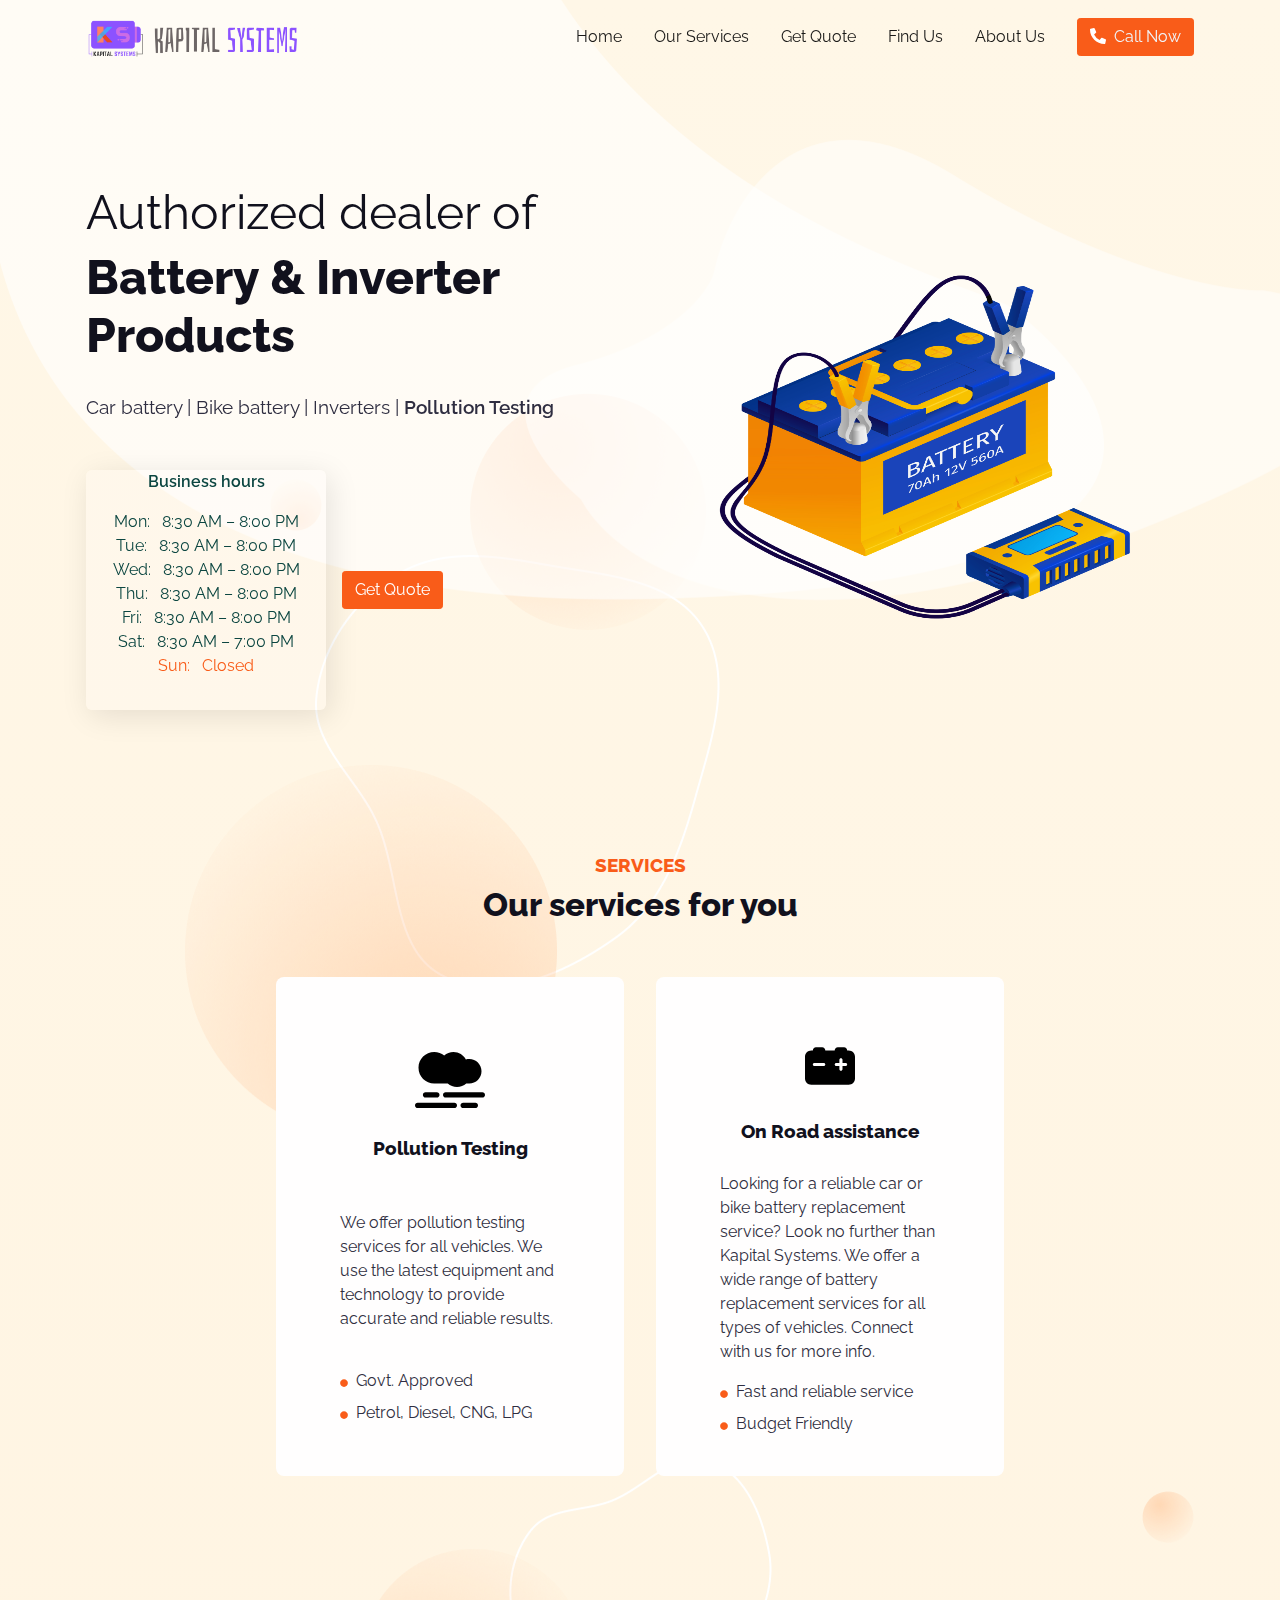
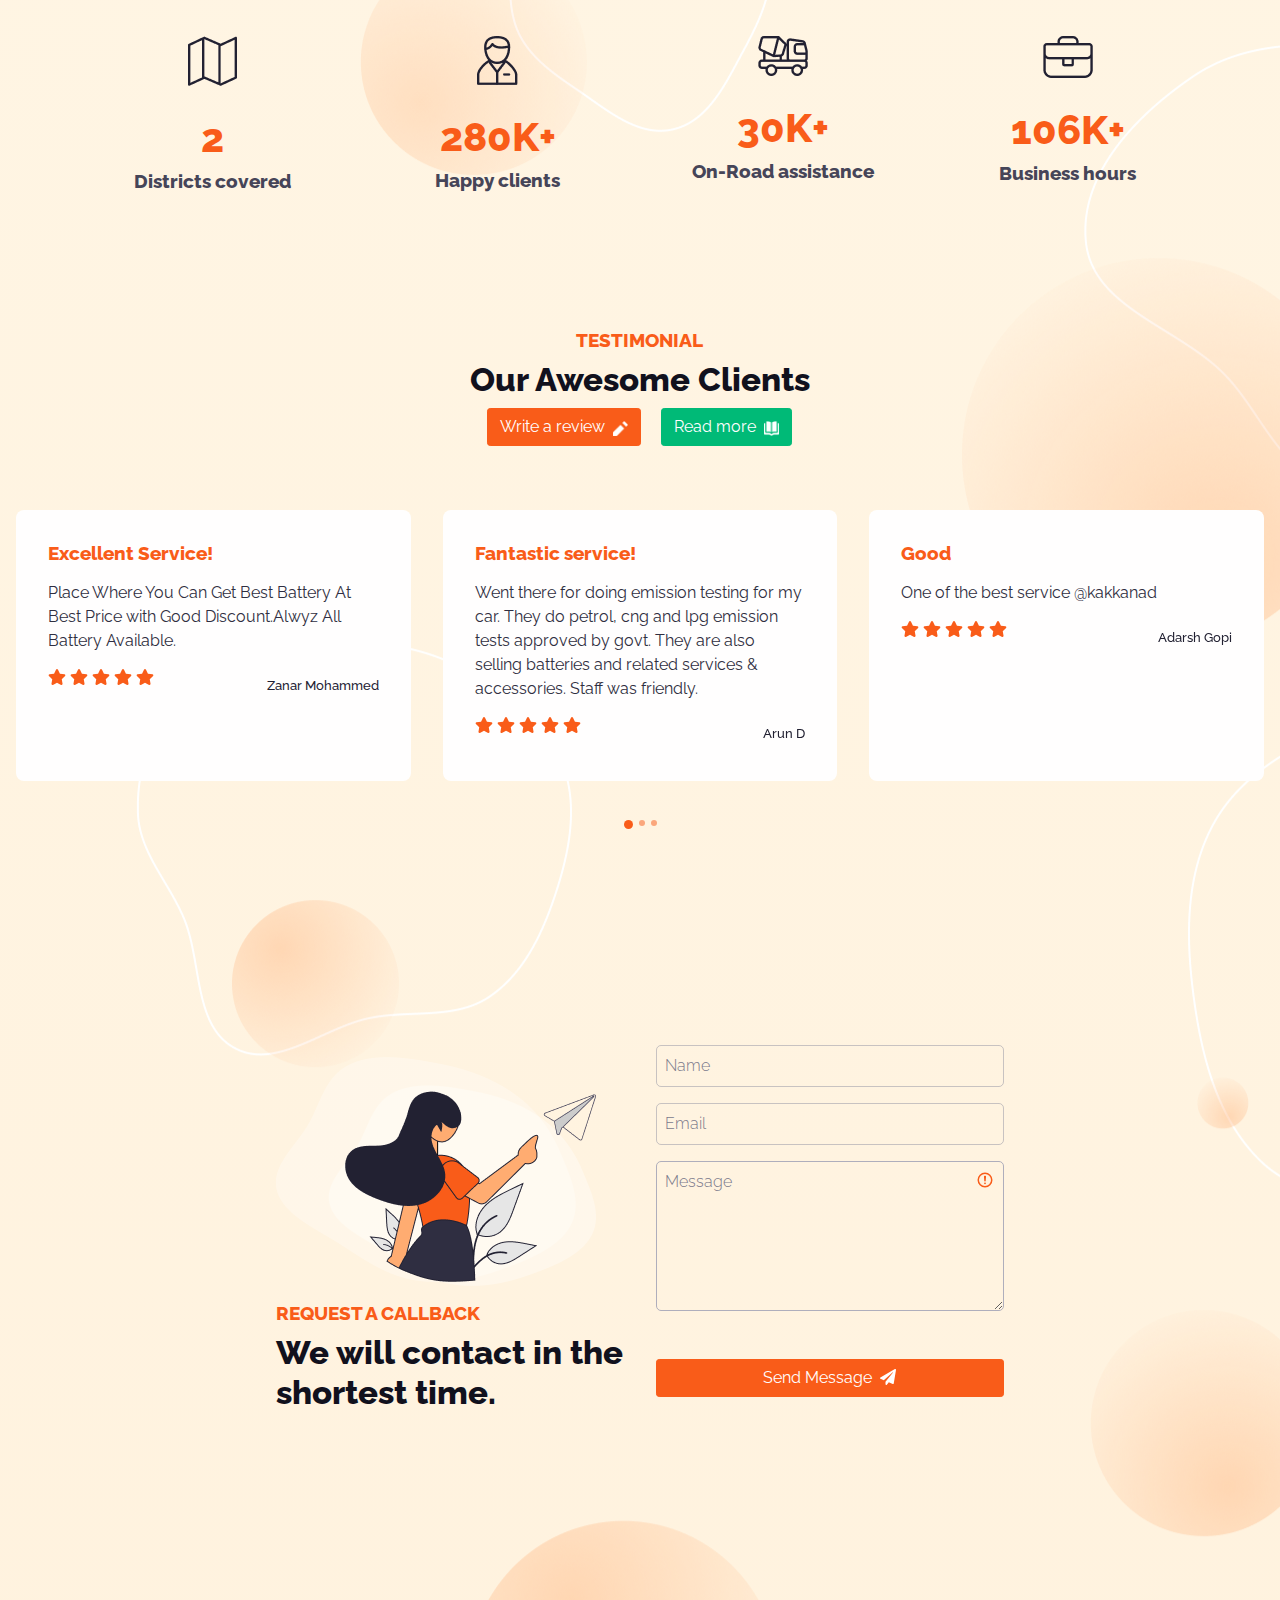
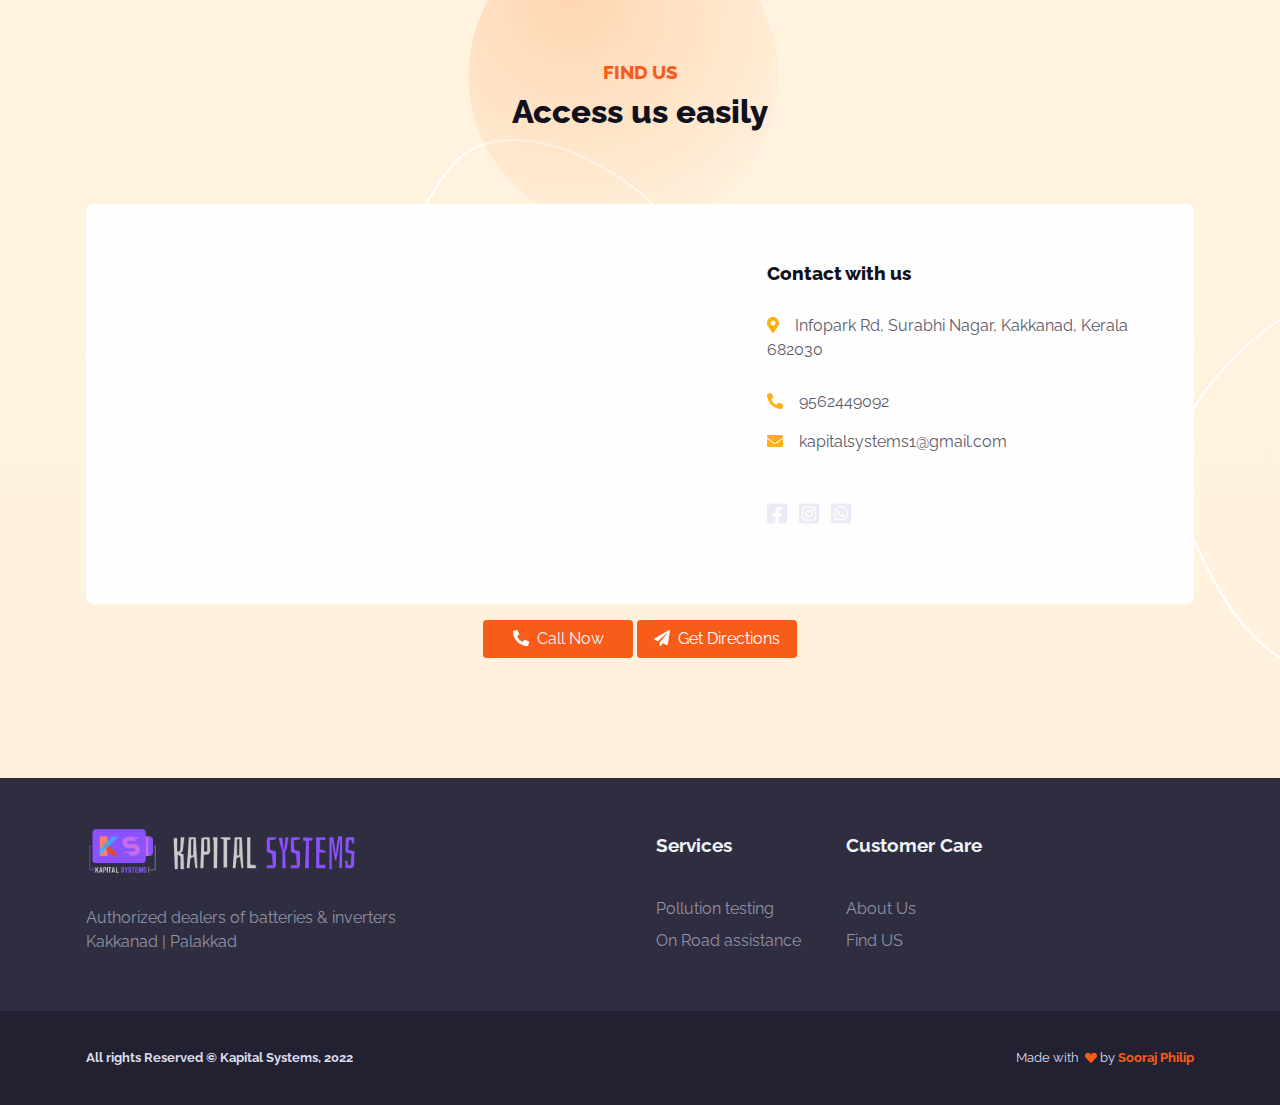
<file: index.html>
<!DOCTYPE html>
<html lang="en-US" dir="ltr">
  <head>
    <meta charset="utf-8">
    <meta http-equiv="X-UA-Compatible" content="IE=edge">
    <meta name="viewport" content="width=device-width, initial-scale=1">
    <title>Kapital Systems | Battery Store &amp; Pollution Testing Centre</title>
    <meta name="msapplication-TileImage" content="assets/img/favicons/mstile-150x150.png">
    <meta name="theme-color" content="#ffffff">
    <link rel="icon" href="assets/img/logo/kapital_systems_white_logo.png" type="image/png">
    <link href="assets/css/theme.css" rel="stylesheet" />
  </head>
  <body>
    <main class="main" id="top">
      <nav class="navbar navbar-expand-lg navbar-light fixed-top py-3 d-block" data-navbar-on-scroll="data-navbar-on-scroll">
        <div class="container"><a class="navbar-brand me-0" href="index.html"><img src="assets/img/logo/kapital_systems_black.png" height="40" alt="logo" class="me-3" /></a>
          <button class="navbar-toggler" type="button" data-bs-toggle="collapse" data-bs-target="#navbarSupportedContent" aria-controls="navbarSupportedContent" aria-expanded="false" aria-label="Toggle navigation"><span class="navbar-toggler-icon"> </span></button>
          <div class="collapse navbar-collapse border-top border-lg-0 mt-4 mt-lg-0" id="navbarSupportedContent">
            <ul class="navbar-nav ms-auto pt-2 pt-lg-0 font-base">
              <li class="nav-item px-2"><a class="nav-link" aria-current="page" href="index.html">Home</a></li>
              <li class="nav-item px-2"><a class="nav-link" href="#services">Our Services</a></li>
              <!-- <li class="nav-item px-2"><a class="nav-link" href="">Get Quote</a></li> -->
              <li class="nav-item px-2"><a class="nav-link" href="#" data-bs-toggle="modal" data-bs-target="#getQuoteModal">Get Quote</a>
              <li class="nav-item px-2"><a class="nav-link" href="#findUs">Find Us</a></li>
              <li class="nav-item px-2"><a class="nav-link" href="about.html">About Us</a></li>
            </ul>
            <!-- <div class="dropdown d-none d-lg-block">
              <button class="btn bg-soft-warning ms-2" id="dropdownMenuButton1" type="submit" data-bs-toggle="dropdown" aria-expanded="false"><i class="fas fa-search text-warning"></i></button>
              <div class="dropdown-menu dropdown-menu-lg-end p-0 rounded" aria-labelledby="dropdownMenuButton1" style="top:55px">
                <form>
                  <input class="form-control border-200" type="search" placeholder="Search" aria-label="Search" style="background:#FDF1DF;" />
                </form>
              </div>
            </div> -->
            <button class="btn btn-primary order-1 order-lg-0 ms-lg-3" type="submit"><i class="fas fa-phone-alt me-2"></i><a class="text-light" href="tel:9562449092">Call Now</a></button>
          </div>
        </div>
      </nav>
      <section class="py-xxl-10 pb-0" id="home">
        <div class="bg-holder bg-size" style="background-image:url(assets/img/gallery/hero-header-bg.png);background-position:top center;background-size:cover;">
        </div>
        <div class="container">
          <div class="row align-items-center">
            <div class="col-md-5 col-xl-6 col-xxl-7 order-0 order-md-1 text-end"><img class="pt-7 pt-md-0 w-100" src="assets/img/illustrations/hero.png" alt="hero-header" height="400" /></div>
            <div class="col-md-7 col-xl-6 col-xxl-5 text-md-start text-center py-6">
              <h1 class="fw-normal fs-6 fs-xxl-7">Authorized dealer of </h1>
              <h1 class="fw-bolder fs-6 fs-xxl-7 mb-2">Battery & Inverter Products</h1>
              <p class="fs-1 mt-4 mb-5">Car battery | Bike battery | Inverters | <strong>Pollution Testing</strong></p>
              <div class="d-flex align-items-center">
                <div class="floating-box">
                  <ul class="list-unstyled text-center">
                    <p><strong>Business hours</strong></p>
                    <li id="mon-active">
                      <span>Mon:</span>
                      <span class="ms-2">8:30 AM – 8:00 PM</span></li>
                    <li id="tue-active">
                      <span>Tue:</span>
                      <span class="ms-2">8:30 AM – 8:00 PM</span></li>
                    <li id="wed-active">
                      <span>Wed:</span>
                      <span class="ms-2">8:30 AM – 8:00 PM</span></li>
                    <li id="thu-active">
                      <span>Thu:</span>
                      <span class="ms-2">8:30 AM – 8:00 PM</span></li>
                    <li id="fri-active">
                      <span>Fri:</span>
                      <span class="ms-2">8:30 AM – 8:00 PM</span></li>
                    <li id="sat-active">
                      <span>Sat:</span>
                      <span class="ms-2">8:30 AM – 7:00 PM</span></li>
                    <li id="sun-active">
                      <span>Sun:</span>
                      <span class="ms-2">Closed</span>
                    </li>
                  </ul>
                </div>
                <a class="btn btn-primary ms-3" href="#" data-bs-toggle="modal" data-bs-target="#getQuoteModal">Get Quote</a>
              </div>
            </div>
          </div>
        </div>
      </section>
      <section class="py-7" id="services" container-xl="container-xl">
        <div class="container">
          <div class="row justify-content-center">
            <div class="col-md-8 col-lg-5 text-center mb-3">
              <h5 class="text-danger">SERVICES</h5>
              <h2>Our services for you</h2>
            </div>
          </div>
          <div class="row h-100 justify-content-center">
            <div class="col-md-4 pt-4 px-md-2 px-lg-3">
              <div class="card h-100 px-lg-5 card-span">
                <div class="card-body d-flex flex-column justify-content-around">
                  <div class="text-center pt-5"><img class="img-fluid" src="assets/img/icons/smog-solid.svg" alt="Icon" width="70" />
                    <h5 class="my-4">Pollution Testing</h5>
                  </div>
                  <p>We offer pollution testing services for all vehicles. We use the latest equipment and technology to provide accurate and reliable results.</p>
                  <ul class="list-unstyled">
                    <li class="mb-2"><span class="me-2"><i class="fas fa-circle text-primary" style="font-size:.5rem"></i></span>Govt. Approved
                    </li>
                    <li class="mb-2"><span class="me-2"><i class="fas fa-circle text-primary" style="font-size:.5rem"></i></span>Petrol, Diesel, CNG, LPG
                    </li>
                  </ul>
                </div>
              </div>
            </div>
            <div class="col-md-4 pt-4 px-md-2 px-lg-3">
              <div class="card h-100 px-lg-5 card-span">
                <div class="card-body d-flex flex-column justify-content-around">
                  <div class="text-center pt-5"><img class="img-fluid" src="assets/img/icons/car-battery-solid.svg" alt="Icon" width="50" />
                    <h5 class="my-4">On Road assistance</h5>
                  </div>
                  <p>Looking for a reliable car or bike battery replacement service? Look no further than Kapital Systems. We offer a wide range of battery replacement services for all types of vehicles. Connect with us for more info.</p>
                  <ul class="list-unstyled">
                    <li class="mb-2"><span class="me-2"><i class="fas fa-circle text-primary" style="font-size:.5rem"></i></span>Fast and reliable service
                    </li>
                    <li class="mb-2"><span class="me-2"><i class="fas fa-circle text-primary" style="font-size:.5rem"></i></span>Budget Friendly
                    </li>
                  </ul>
                </div>
              </div>
            </div>
          </div>
        </div>
      </section>
      <section class="pt-7 pb-0">
        <div class="container">
          <div class="row">
            <div class="col-6 col-lg mb-5">
              <div class="text-center"><img src="assets/img/icons/states.png" alt="..." />
                <h1 class="text-primary mt-4">2</h1>
                <h5 class="text-800">Districts covered</h5>
              </div>
            </div>
            <div class="col-6 col-lg mb-5">
              <div class="text-center"><img src="assets/img/icons/clients.png" alt="..." />
                <h1 class="text-primary mt-4">280K+</h1>
                <h5 class="text-800">Happy clients</h5>
              </div>
            </div>
            <div class="col-6 col-lg mb-5">
              <div class="text-center"><img src="assets/img/icons/goods.png" alt="..." />
                <h1 class="text-primary mt-4">30K+</h1>
                <h5 class="text-800">On-Road assistance</h5>
              </div>
            </div>
            <div class="col-6 col-lg mb-5">
              <div class="text-center"><img src="assets/img/icons/business.png" alt="..." />
                <h1 class="text-primary mt-4">106K+</h1>
                <h5 class="text-800">Business hours</h5>
              </div>
            </div>
          </div>
        </div>
      </section>
      <section class="py-7">
        <div class="container-fluid">
          <div class="row flex-center">
            <div class="col-md-8 col-lg-5 text-center">
              <h5 class="text-danger">TESTIMONIAL</h5>
              <h2>Our Awesome Clients</h2>
              <a href="https://www.google.com/search?hl=en-IN&gl=in&q=Kapital+Systems+Exide+Battery+-+Exide+Battery+Dealers+Kakkanad,+Exide+Battery+Shops+Kakkanad,+Infopark+Rd,+Surabhi+Nagar,+Thrikkakara,+Kakkanad,+Kerala+682030&ludocid=9882815321944706773&lsig=AB86z5WEfjFJDwlQW6BmQt7SUOcS#lrd=0x3b080c8848f91b29:0x8926d02c854d4ed5,3,,," class="btn btn-primary me-3" type="button" target="_blank">Write a review<img src="assets/img/icons/pen-solid.png" alt="..." height="15" class="ms-2" /></a>
              <a href="https://www.google.com/search?hl=en-IN&gl=in&q=Kapital+Systems+Exide+Battery+-+Exide+Battery+Dealers+Kakkanad,+Exide+Battery+Shops+Kakkanad,+Infopark+Rd,+Surabhi+Nagar,+Thrikkakara,+Kakkanad,+Kerala+682030&ludocid=9882815321944706773&lsig=AB86z5WEfjFJDwlQW6BmQt7SUOcS#lrd=0x3b080c8848f91b29:0x8926d02c854d4ed5,1,,," class="btn btn-success" type="button" target="_blank">Read more<img src="assets/img/icons/book-open-solid.png" alt="..." height="15" class="ms-2" /></a>
            </div>
          </div>
          <div class="carousel slide pt-6" id="carouselExampleDark" data-bs-ride="carousel">
            <div class="carousel-inner">
              <div class="carousel-item active" data-bs-interval="10000">
                <div class="row h-100">
                  <div class="col-md-4 mb-3 mb-md-0">
                    <div class="card h-100 card-span p-3">
                      <div class="card-body">
                        <h5 class="mb-0 text-primary">Excellent Service!</h5>
                        <p class="card-text pt-3">Place Where You Can Get Best Battery At Best Price with Good Discount.Alwyz All Battery Available. </p>
                        <div class="d-xl-flex justify-content-between align-items-center">
                          <div class="d-flex align-items-center mb-3"><i class="fas fa-star text-primary me-1"></i><i class="fas fa-star text-primary me-1"></i><i class="fas fa-star text-primary me-1"></i><i class="fas fa-star text-primary me-1"></i><i class="fas fa-star text-primary me-1"></i></div>
                          <div class="d-flex align-items-center">
                            <div class="flex-1 ms-3">
                              <h6 class="mb-0 fs--1 text-1000 fw-medium">Zanar Mohammed</h6>
                            </div>
                          </div>
                        </div>
                      </div>
                    </div>
                  </div>
                  <div class="col-md-4 mb-3 mb-md-0">
                    <div class="card h-100 card-span p-3">
                      <div class="card-body">
                        <h5 class="mb-0 text-primary">Fantastic service!</h5>
                        <p class="card-text pt-3">Went there for doing emission testing for my car. They do petrol, cng and lpg emission tests approved by govt. They are also selling batteries and related services & accessories. Staff was friendly.</p>
                        <div class="d-xl-flex justify-content-between align-items-center">
                          <div class="d-flex align-items-center mb-3"><i class="fas fa-star text-primary me-1"></i><i class="fas fa-star text-primary me-1"></i><i class="fas fa-star text-primary me-1"></i><i class="fas fa-star text-primary me-1"></i><i class="fas fa-star text-primary me-1"></i></div>
                          <div class="d-flex align-items-center">
                            <div class="flex-1 ms-3">
                              <h6 class="mb-0 fs--1 text-1000 fw-medium">Arun D</h6>
                            </div>
                          </div>
                        </div>
                      </div>
                    </div>
                  </div>
                  <div class="col-md-4 mb-3 mb-md-0">
                    <div class="card h-100 card-span p-3">
                      <div class="card-body">
                        <h5 class="mb-0 text-primary">Good</h5>
                        <p class="card-text pt-3">One of the best service @kakkanad</p>
                        <div class="d-xl-flex justify-content-between align-items-center">
                          <div class="d-flex align-items-center mb-3"><i class="fas fa-star text-primary me-1"></i><i class="fas fa-star text-primary me-1"></i><i class="fas fa-star text-primary me-1"></i><i class="fas fa-star text-primary me-1"></i><i class="fas fa-star text-primary me-1"></i></div>
                          <div class="d-flex align-items-center">
                            <div class="flex-1 ms-3">
                              <h6 class="mb-0 fs--1 text-1000 fw-medium">Adarsh Gopi</h6>
                            </div>
                          </div>
                        </div>
                      </div>
                    </div>
                  </div>
                </div>
              </div>
              <div class="carousel-item" data-bs-interval="2000">
                <div class="row h-100">
                  <div class="col-md-4 mb-3 mb-md-0">
                    <div class="card h-100 card-span p-3">
                      <div class="card-body">
                        <h5 class="mb-0 text-primary">Excellent service!</h5>
                        <p class="card-text pt-3">On calling the number provided, the owner of the shop himself came with the battery on a Sunday and replaced my car's battery at the location where it was stranded. Thanks!</p>
                        <div class="d-xl-flex justify-content-between align-items-center">
                          <div class="d-flex align-items-center mb-3"><i class="fas fa-star text-primary me-1"></i><i class="fas fa-star text-primary me-1"></i><i class="fas fa-star text-primary me-1"></i><i class="fas fa-star text-primary me-1"></i><i class="fas fa-star text-primary me-1"></i></div>
                          <div class="d-flex align-items-center">
                            <div class="flex-1 ms-3">
                              <h6 class="mb-0 fs--1 text-1000 fw-medium">Ashok Jeevan</h6>
                            </div>
                          </div>
                        </div>
                      </div>
                    </div>
                  </div>
                  <div class="col-md-4 mb-3 mb-md-0">
                    <div class="card h-100 card-span p-3">
                      <div class="card-body">
                        <p class="card-text pt-3">Great service and road side assistance. Good prices for battery. Excellent shop.</p>
                        <div class="d-xl-flex justify-content-between align-items-center">
                          <div class="d-flex align-items-center mb-3"><i class="fas fa-star text-primary me-1"></i><i class="fas fa-star text-primary me-1"></i><i class="fas fa-star text-primary me-1"></i><i class="fas fa-star text-primary me-1"></i><i class="fas fa-star text-primary me-1"></i></div>
                          <div class="d-flex align-items-center">
                            <div class="flex-1 ms-3">
                              <h6 class="mb-0 fs--1 text-1000 fw-medium">Babu Varghese</h6>
                            </div>
                          </div>
                        </div>
                      </div>
                    </div>
                  </div>
                  <div class="col-md-4 mb-3 mb-md-0">
                    <div class="card h-100 card-span p-3">
                      <div class="card-body">
                        <p class="card-text pt-3">Good Place to get Genuine Exide batteries for Automobiles. Its located near IMG junction.</p>
                        <div class="d-xl-flex justify-content-between align-items-center">
                          <div class="d-flex align-items-center mb-3"><i class="fas fa-star text-primary me-1"></i><i class="fas fa-star text-primary me-1"></i><i class="fas fa-star text-primary me-1"></i><i class="fas fa-star text-primary me-1"></i><i class="fas fa-star text-primary me-1"></i></div>
                          <div class="d-flex align-items-center">
                            <div class="flex-1 ms-3">
                              <h6 class="mb-0 fs--1 text-1000 fw-medium">Sebastian Peter</h6>
                            </div>
                          </div>
                        </div>
                      </div>
                    </div>
                  </div>
                </div>
              </div>
              <div class="carousel-item">
                <div class="row h-100">
                  <div class="col-md-4 mb-3 mb-md-0">
                    <div class="card h-100 card-span p-3">
                      <div class="card-body">
                        <p class="card-text pt-3">U can get all types of batteries for bike and car as well as inverter</p>
                        <div class="d-xl-flex justify-content-between align-items-center">
                          <div class="d-flex align-items-center mb-3"><i class="fas fa-star text-primary me-1"></i><i class="fas fa-star text-primary me-1"></i><i class="fas fa-star text-primary me-1"></i><i class="fas fa-star text-primary me-1"></i><i class="fas fa-star text-primary me-1"></i></div>
                          <div class="d-flex align-items-center">
                            <div class="flex-1 ms-3">
                              <h6 class="mb-0 fs--1 text-1000 fw-medium">Piyush Chaurasia</h6>
                            </div>
                          </div>
                        </div>
                      </div>
                    </div>
                  </div>
                  <div class="col-md-4 mb-3 mb-md-0">
                    <div class="card h-100 card-span p-3">
                      <div class="card-body">
                        <p class="card-text pt-3">Good service and excellent customer care</p>
                        <div class="d-xl-flex justify-content-between align-items-center">
                          <div class="d-flex align-items-center mb-3"><i class="fas fa-star text-primary me-1"></i><i class="fas fa-star text-primary me-1"></i><i class="fas fa-star text-primary me-1"></i><i class="fas fa-star text-primary me-1"></i><i class="fas fa-star text-primary me-1"></i></div>
                          <div class="d-flex align-items-center">
                            <div class="flex-1 ms-3">
                              <h6 class="mb-0 fs--1 text-1000 fw-medium">Joju George Sajan</h6>
                            </div>
                          </div>
                        </div>
                      </div>
                    </div>
                  </div>
                  <div class="col-md-4 mb-3 mb-md-0">
                    <div class="card h-100 card-span p-3">
                      <div class="card-body">
                        <p class="card-text pt-3">Nice polite and good at their work</p>
                        <div class="d-xl-flex justify-content-between align-items-center">
                          <div class="d-flex align-items-center mb-3"><i class="fas fa-star text-primary me-1"></i><i class="fas fa-star text-primary me-1"></i><i class="fas fa-star text-primary me-1"></i><i class="fas fa-star text-primary me-1"></i><i class="fas fa-star text-primary me-1"></i></div>
                          <div class="d-flex align-items-center">
                            <div class="flex-1 ms-3">
                              <h6 class="mb-0 fs--1 text-1000 fw-medium">Ranjit Nair</h6>
                            </div>
                          </div>
                        </div>
                      </div>
                    </div>
                  </div>
                </div>
              </div>
            </div>
            <div class="row px-3 px-md-0 mt-6">
              <div class="col-12 position-relative">
                <ol class="carousel-indicators">
                  <li class="active" data-bs-target="#carouselExampleDark" data-bs-slide-to="0"></li>
                  <li data-bs-target="#carouselExampleDark" data-bs-slide-to="1"></li>
                  <li data-bs-target="#carouselExampleDark" data-bs-slide-to="2"></li>
                </ol>
              </div>
            </div>
          </div>
        </div>
      </section>
      <section>
        <div class="container">
          <div class="row justify-content-center">
            <div class="col-md-6 col-lg-5 col-xl-4"><img src="assets/img/illustrations/callback.png" alt="..." />
              <h5 class="text-danger">REQUEST A CALLBACK</h5>
              <h2>We will contact in the shortest time.</h2>
            </div>
            <div class="col-md-6 col-lg-5 col-xl-4">
              <form action="mailto:kapitalsystems1@gmail.com" method="post" enctype="text/plain" class="row">
                <div class="mb-3">
                  <label class="form-label visually-hidden" for="inputName">Name</label>
                  <input class="form-control form-quriar-control" id="inputName" type="text" name="name" placeholder="Name" />
                </div>
                <div class="mb-3">
                  <label class="form-label visually-hidden" for="inputEmail">Another label</label>
                  <input class="form-control form-quriar-control" id="inputEmail" type="text" name="mail" placeholder="Email" />
                </div>
                <div class="mb-5">
                  <label class="form-label visually-hidden" for="validationTextarea">Message</label>
                  <textarea class="form-control form-quriar-control is-invalid border-400" id="validationTextarea" name="message" type="text" placeholder="Message" style="height: 150px" required="required"></textarea>
                </div>
                <div class="d-grid">
                  <button class="btn btn-primary" type="submit">Send Message<i class="fas fa-paper-plane ms-2"></i></button>
                </div>
              </form>
            </div>
          </div>
        </div>
      </section>
      <section id="findUs">
        <div class="container">
          <div class="row justify-content-center">
            <div class="col-md-8 col-lg-5 mb-6 text-center">
              <h5 class="text-danger">FIND US</h5>
              <h2>Access us easily</h2>
            </div>
            <div class="col-12">
              <div class="card card-span rounded-2 mb-3">
                <div class="row">
                  <div class="col-md-6 col-lg-7 d-flex">
                    <iframe src="https://www.google.com/maps/embed?pb=!1m18!1m12!1m3!1d3928.9846375582483!2d76.3474373147943!3d10.018125992838721!2m3!1f0!2f0!3f0!3m2!1i1024!2i768!4f13.1!3m3!1m2!1s0x3b080c8848f91b29%3A0x8926d02c854d4ed5!2sKapital%20Systems%20Exide%20Battery%20-%20Exide%20Battery%20Dealers%20Kakkanad%2C%20Exide%20Battery%20Shops%20Kakkanad!5e0!3m2!1sen!2sin!4v1662135644530!5m2!1sen!2sin" style="border:0;" allowfullscreen="" loading="lazy" referrerpolicy="no-referrer-when-downgrade" class="w-100 fit-cover rounded-md-start rounded-top rounded-md-top-0" width="600" height="400"></iframe>

                  </div>
                  <div class="col-md-6 col-lg-5 d-flex flex-center">
                    <div class="card-body">
                      <h5>Contact with us</h5>
                      <p class="text-700 my-4"> <i class="fas fa-map-marker-alt text-warning me-3"></i><span>Infopark Rd, Surabhi Nagar, Kakkanad, Kerala 682030</span></p>
                      <p><i class="fas fa-phone-alt text-warning me-3"></i><span class="text-700">9562449092</span></p>
                      <p><i class="fas fa-envelope text-warning me-3"> </i><a class="text-700" href="mailto:vctung@outlook.com">kapitalsystems1@gmail.com</a></p>
                      <ul class="list-unstyled list-inline mt-5">
                        <li class="list-inline-item"><a class="text-decoration-none" href="https://www.facebook.com/Zanar.Mohammed" target="_blank"><i class="fab fa-facebook-square fs-2"></i></a></li>
                        <li class="list-inline-item"><a class="text-decoration-none" href="https://www.instagram.com/zanr_mohmed/" target="_blank"><i class="fab fa-instagram-square fs-2"></i></a></li>
                        <li class="list-inline-item"><a class="text-decoration-none" href="https://wa.me/9562449092" target="_blank"><i class="fab fa-whatsapp-square fs-2"></i></a></li>
                      </ul>
                    </div>
                  </div>
                </div>
              </div>
              <div class="text-center">
                <button class="btn btn-primary px-4" type="submit"><i class="fas fa-phone-alt me-2"></i><a class="text-light" href="tel:9562449092">Call Now</a></button>
                <a href="https://www.google.com/maps/dir//Kapital+Systems/data=!4m8!4m7!1m0!1m5!1m1!1s0x3b080c8848f91b29:0x8926d02c854d4ed5!2m2!1d76.349626!2d10.018125999999999" class="btn btn-primary px-3" target="_blank"><i class="fas fa-paper-plane me-2"></i>Get Directions</a>
              </div>
            </div>
          </div>
        </div>
      </section>
      <section class="bg-900 pb-0 pt-5">
        <div class="container">
          <div class="row">
            <div class="col-12 col-sm-12 col-lg-6 mb-4 order-0 order-sm-0"><a class="text-decoration-none" href="#"><img src="assets/img/logo/kapital_systems_white.png" height="51" alt="" /></a>
              <p class="text-500 my-4">Authorized dealers of batteries & inverters<br />Kakkanad | Palakkad</p>
            </div>
            <div class="col-6 col-sm-4 col-lg-2 mb-3 order-3 order-sm-2">
              <h5 class="lh-lg fw-bold text-light mb-4 font-sans-serif">Services</h5>
              <ul class="list-unstyled mb-md-4 mb-lg-0">
                <li class="lh-lg"><a class="text-500" href="#services">Pollution testing</a></li>
                <li class="lh-lg"><a class="text-500" href="#services">On Road assistance</a></li>
              </ul>
            </div>
            <div class="col-6 col-sm-4 col-lg-2 mb-3 order-3 order-sm-2">
              <h5 class="lh-lg fw-bold text-light mb-4 font-sans-serif"> Customer Care</h5>
              <ul class="list-unstyled mb-md-4 mb-lg-0">
                <li class="lh-lg"><a class="text-500" href="about.html">About Us</a></li>
                <li class="lh-lg"><a class="text-500" href="#findUs">Find US</a></li>
              </ul>
            </div>
          </div>
        </div>
      </section>
      <section class="py-0 bg-1000">
        <div class="container">
          <div class="row justify-content-md-between justify-content-evenly py-4">
            <div class="col-12 col-sm-8 col-md-6 col-lg-auto text-center text-md-start">
              <p class="fs--1 my-2 fw-bold text-200">All rights Reserved &copy; Kapital Systems, 2022</p>
            </div>
            <div class="col-12 col-sm-8 col-md-6">
              <p class="fs--1 my-2 text-center text-md-end text-200"> Made with&nbsp;
                <svg class="bi bi-suit-heart-fill" xmlns="http://www.w3.org/2000/svg" width="12" height="12" fill="#F95C19" viewBox="0 0 16 16">
                  <path d="M4 1c2.21 0 4 1.755 4 3.92C8 2.755 9.79 1 12 1s4 1.755 4 3.92c0 3.263-3.234 4.414-7.608 9.608a.513.513 0 0 1-.784 0C3.234 9.334 0 8.183 0 4.92 0 2.755 1.79 1 4 1z"></path>
                </svg>&nbsp;by&nbsp;<a class="fw-bold text-primary" href="https://linktr.ee/soorajphilip" target="_blank">Sooraj Philip</a>
              </p>
            </div>
          </div>
        </div>
      </section>
      <div class="modal fade" id="getQuoteModal" tabindex="-1" aria-labelledby="getQuoteModalLabel" aria-hidden="true">
        <div class="modal-dialog modal-lg modal-dialog-centered">
          <div class="modal-content overflow-hidden">
            <div class="modal-header p-0">
              <div class="ratio ratio-16x9" id="exampleModalLabel">
                <iframe src="https://docs.google.com/forms/d/e/1FAIpQLSdIK9k3GdagWjSFjYNmu-fayhAQruAC7ggH0GF4DQ6BlAqumw/viewform?embedded=true" width="640" height="812" frameborder="0" marginheight="0" marginwidth="0">Loading…</iframe>
              </div>
            </div>
            <div class="modal-footer">
              <button class="btn btn-primary" type="button" data-bs-dismiss="modal">Close</button>
            </div>
          </div>
        </div>
      </div>
    </main>
    <script src="vendors/@popperjs/popper.min.js"></script>
    <script src="vendors/bootstrap/bootstrap.min.js"></script>
    <script src="vendors/is/is.min.js"></script>
    <script src="https://polyfill.io/v3/polyfill.min.js?features=window.scroll"></script>
    <script src="vendors/fontawesome/all.min.js"></script>
    <script src="assets/js/theme.js"></script>
    <link href="https://fonts.googleapis.com/css2?family=Raleway:wght@200;300;400;500;600;700;800&amp;display=swap" rel="stylesheet">
  </body>
</html>
</file>
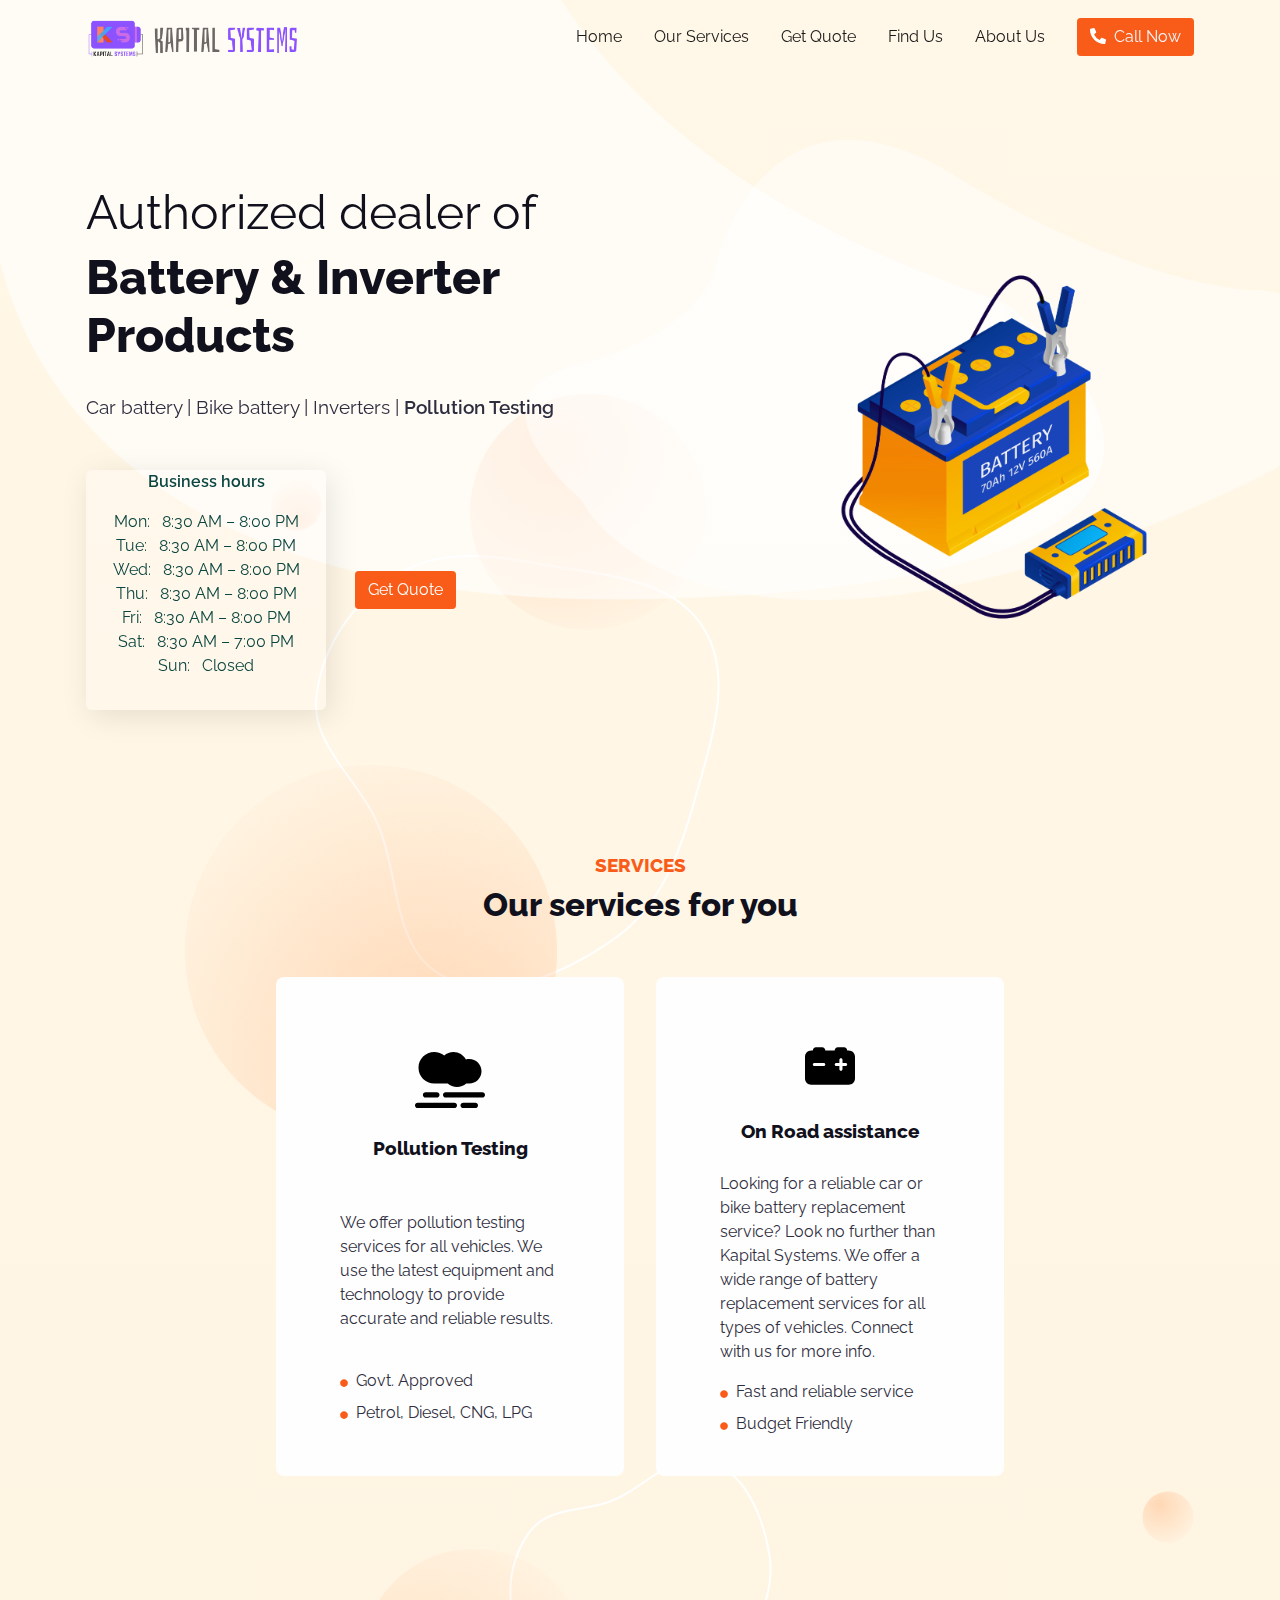
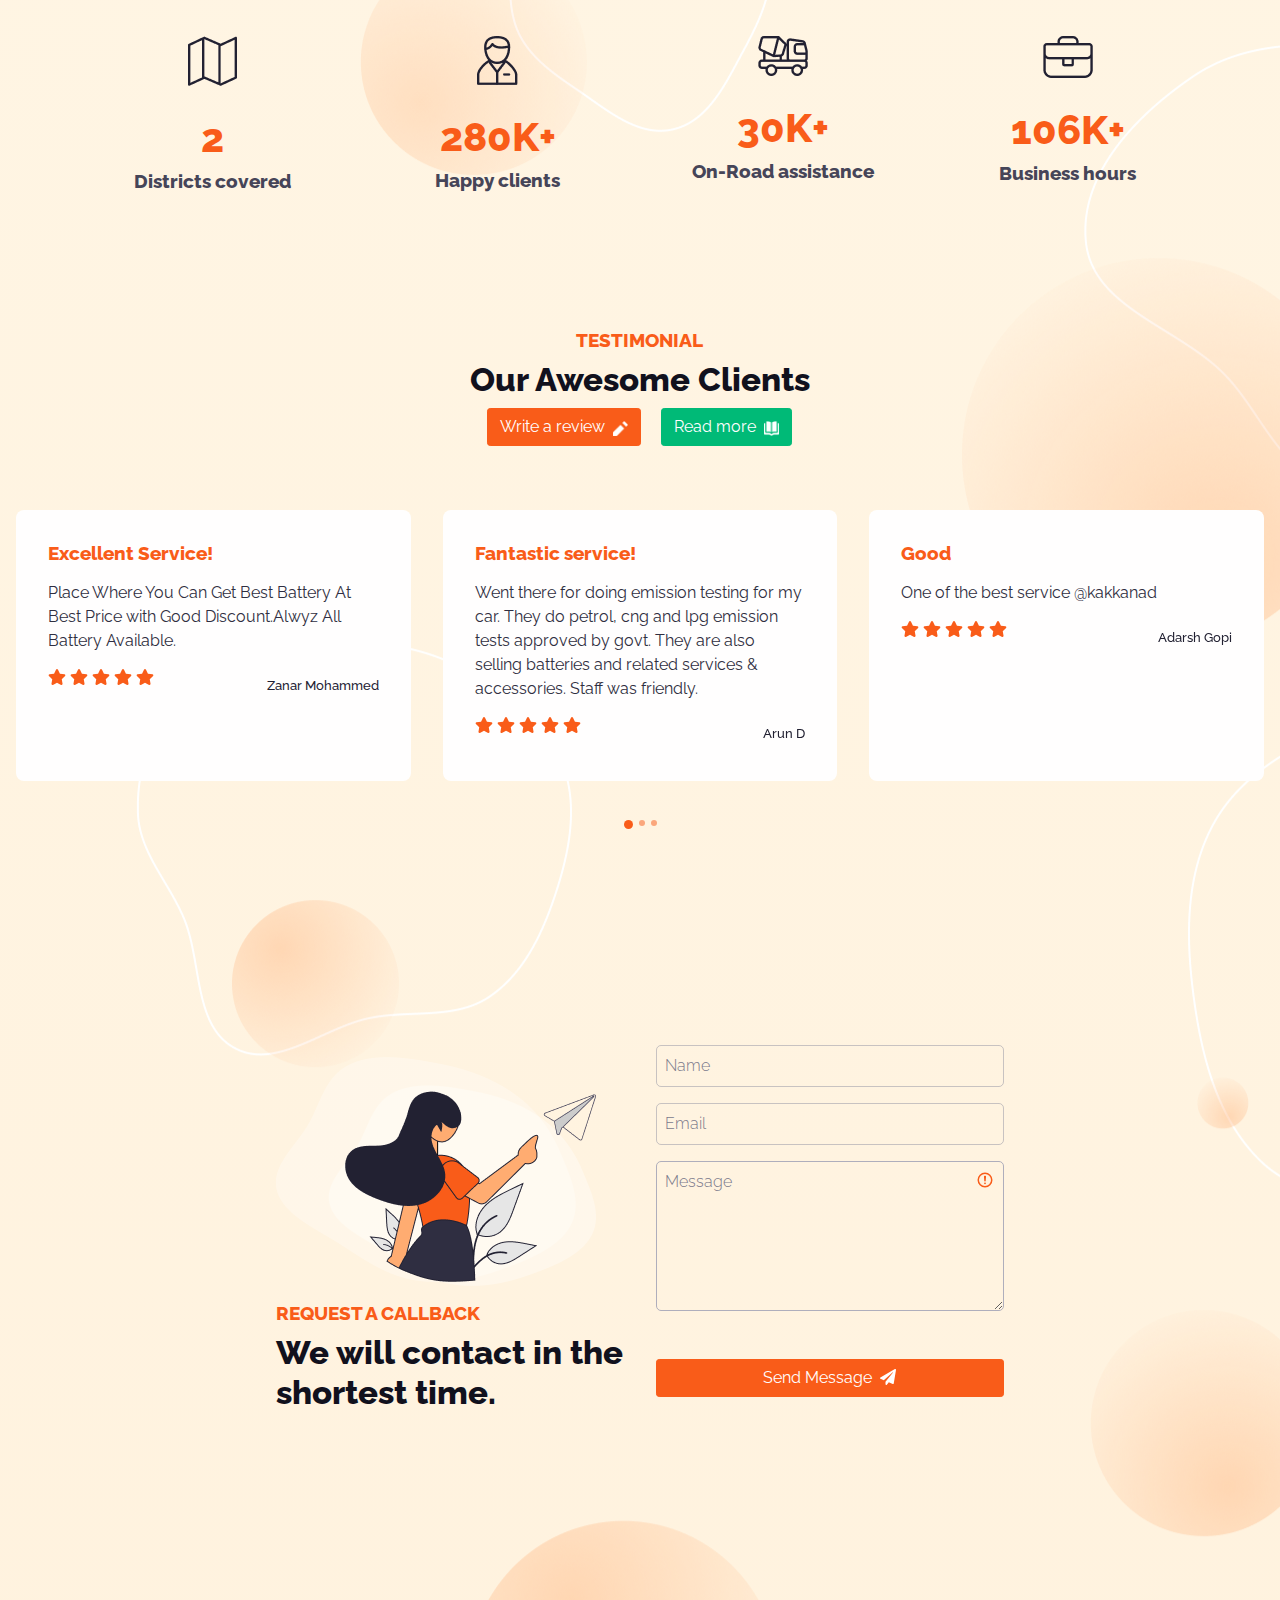
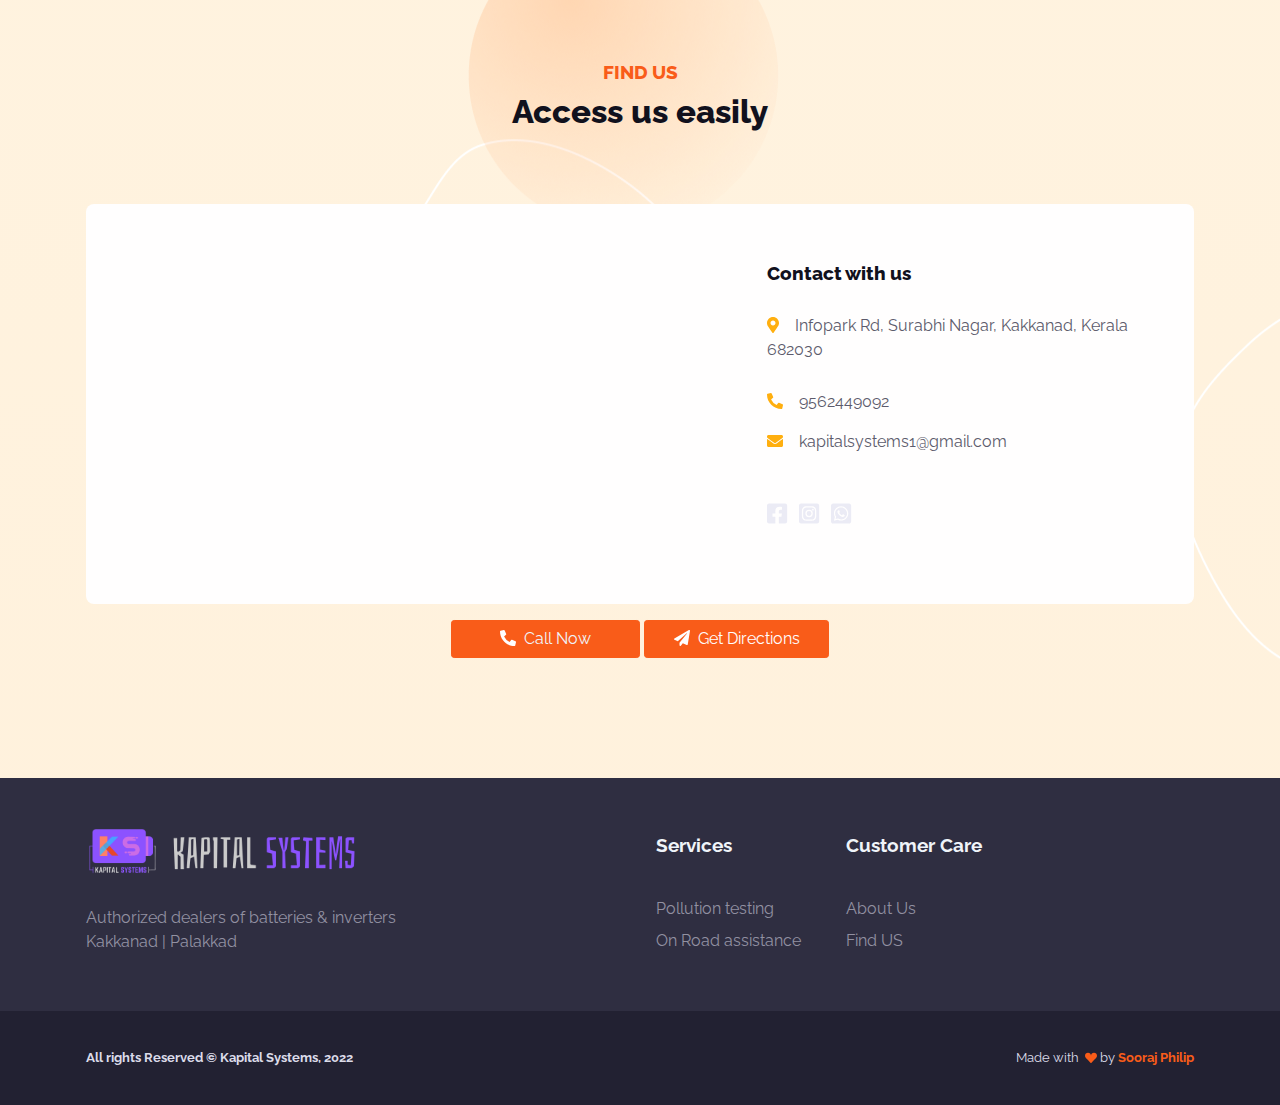
<file: public/index.html>
<!DOCTYPE html>
<html lang="en-US" dir="ltr">
  <head>
    <meta charset="utf-8">
    <meta http-equiv="X-UA-Compatible" content="IE=edge">
    <meta name="viewport" content="width=device-width, initial-scale=1">
    <title>Kapital Systems | Battery Store &amp; Pollution Testing Centre</title>
    <meta name="msapplication-TileImage" content="assets/img/favicons/mstile-150x150.png">
    <meta name="theme-color" content="#ffffff">
    <link rel="icon" href="assets/img/logo/kapital_systems_white_logo.png" type="image/png">
    <link href="assets/css/theme.css" rel="stylesheet" />
  </head>
  <body>
    <main class="main" id="top">
      <nav class="navbar navbar-expand-lg navbar-light fixed-top py-3 d-block" data-navbar-on-scroll="data-navbar-on-scroll">
        <div class="container"><a class="navbar-brand" href="index.html"><img src="assets/img/logo/kapital_systems_black.png" height="40" alt="logo" class="me-3" /></a>
          <button class="navbar-toggler" type="button" data-bs-toggle="collapse" data-bs-target="#navbarSupportedContent" aria-controls="navbarSupportedContent" aria-expanded="false" aria-label="Toggle navigation"><span class="navbar-toggler-icon"> </span></button>
          <div class="collapse navbar-collapse border-top border-lg-0 mt-4 mt-lg-0" id="navbarSupportedContent">
            <ul class="navbar-nav ms-auto pt-2 pt-lg-0 font-base">
              <li class="nav-item px-2"><a class="nav-link" aria-current="page" href="index.html">Home</a></li>
              <li class="nav-item px-2"><a class="nav-link" href="#services">Our Services</a></li>
              <!-- <li class="nav-item px-2"><a class="nav-link" href="">Get Quote</a></li> -->
              <li class="nav-item px-2"><a class="nav-link" href="#" data-bs-toggle="modal" data-bs-target="#getQuoteModal">Get Quote</a>
              <li class="nav-item px-2"><a class="nav-link" href="#findUs">Find Us</a></li>
              <li class="nav-item px-2"><a class="nav-link" href="about.html">About Us</a></li>
            </ul>
            <!-- <div class="dropdown d-none d-lg-block">
              <button class="btn bg-soft-warning ms-2" id="dropdownMenuButton1" type="submit" data-bs-toggle="dropdown" aria-expanded="false"><i class="fas fa-search text-warning"></i></button>
              <div class="dropdown-menu dropdown-menu-lg-end p-0 rounded" aria-labelledby="dropdownMenuButton1" style="top:55px">
                <form>
                  <input class="form-control border-200" type="search" placeholder="Search" aria-label="Search" style="background:#FDF1DF;" />
                </form>
              </div>
            </div> -->
            <button class="btn btn-primary order-1 order-lg-0 ms-lg-3" type="submit"><i class="fas fa-phone-alt me-2"></i><a class="text-light" href="tel:9562449092">Call Now</a></button>
          </div>
        </div>
      </nav>
      <section class="py-xxl-10 pb-0" id="home">
        <div class="bg-holder bg-size" style="background-image:url(assets/img/gallery/hero-header-bg.png);background-position:top center;background-size:cover;">
        </div>
        <div class="container">
          <div class="row align-items-center">
            <div class="col-md-5 col-xl-6 col-xxl-7 order-0 order-md-1 text-end"><img class="pt-7 pt-md-0" src="assets/img/illustrations/hero.png" alt="hero-header" height="400" width="400" /></div>
            <div class="col-md-75 col-xl-6 col-xxl-5 text-md-start text-center py-6">
              <h1 class="fw-normal fs-6 fs-xxl-7">Authorized dealer of </h1>
              <h1 class="fw-bolder fs-6 fs-xxl-7 mb-2">Battery & Inverter Products</h1>
              <p class="fs-1 mt-4 mb-5">Car battery | Bike battery | Inverters | <strong>Pollution Testing</strong></p>
              <div class="d-flex align-items-center">
                <div class="floating-box">
                  <ul class="list-unstyled text-center">
                    <p><strong>Business hours</strong></p>
                    <li id="mon-active">
                      <span>Mon:</span>
                      <span class="ms-2">8:30 AM – 8:00 PM</span></li>
                    <li id="tue-active">
                      <span>Tue:</span>
                      <span class="ms-2">8:30 AM – 8:00 PM</span></li>
                    <li id="wed-active">
                      <span>Wed:</span>
                      <span class="ms-2">8:30 AM – 8:00 PM</span></li>
                    <li id="thu-active">
                      <span>Thu:</span>
                      <span class="ms-2">8:30 AM – 8:00 PM</span></li>
                    <li id="fri-active">
                      <span>Fri:</span>
                      <span class="ms-2">8:30 AM – 8:00 PM</span></li>
                    <li id="sat-active">
                      <span>Sat:</span>
                      <span class="ms-2">8:30 AM – 7:00 PM</span></li>
                    <li id="sun-active">
                      <span>Sun:</span>
                      <span class="ms-2">Closed</span>
                    </li>
                  </ul>
                </div>
                <a class="btn btn-primary ms-4" href="#" data-bs-toggle="modal" data-bs-target="#getQuoteModal">Get Quote</a>
              </div>
            </div>
          </div>
        </div>
      </section>
      <section class="py-7" id="services" container-xl="container-xl">
        <div class="container">
          <div class="row justify-content-center">
            <div class="col-md-8 col-lg-5 text-center mb-3">
              <h5 class="text-danger">SERVICES</h5>
              <h2>Our services for you</h2>
            </div>
          </div>
          <div class="row h-100 justify-content-center">
            <div class="col-md-4 pt-4 px-md-2 px-lg-3">
              <div class="card h-100 px-lg-5 card-span">
                <div class="card-body d-flex flex-column justify-content-around">
                  <div class="text-center pt-5"><img class="img-fluid" src="assets/img/icons/smog-solid.svg" alt="Icon" width="70" />
                    <h5 class="my-4">Pollution Testing</h5>
                  </div>
                  <p>We offer pollution testing services for all vehicles. We use the latest equipment and technology to provide accurate and reliable results.</p>
                  <ul class="list-unstyled">
                    <li class="mb-2"><span class="me-2"><i class="fas fa-circle text-primary" style="font-size:.5rem"></i></span>Govt. Approved
                    </li>
                    <li class="mb-2"><span class="me-2"><i class="fas fa-circle text-primary" style="font-size:.5rem"></i></span>Petrol, Diesel, CNG, LPG
                    </li>
                  </ul>
                </div>
              </div>
            </div>
            <div class="col-md-4 pt-4 px-md-2 px-lg-3">
              <div class="card h-100 px-lg-5 card-span">
                <div class="card-body d-flex flex-column justify-content-around">
                  <div class="text-center pt-5"><img class="img-fluid" src="assets/img/icons/car-battery-solid.svg" alt="Icon" width="50" />
                    <h5 class="my-4">On Road assistance</h5>
                  </div>
                  <p>Looking for a reliable car or bike battery replacement service? Look no further than Kapital Systems. We offer a wide range of battery replacement services for all types of vehicles. Connect with us for more info.</p>
                  <ul class="list-unstyled">
                    <li class="mb-2"><span class="me-2"><i class="fas fa-circle text-primary" style="font-size:.5rem"></i></span>Fast and reliable service
                    </li>
                    <li class="mb-2"><span class="me-2"><i class="fas fa-circle text-primary" style="font-size:.5rem"></i></span>Budget Friendly
                    </li>
                  </ul>
                </div>
              </div>
            </div>
          </div>
        </div>
      </section>
      <section class="pt-7 pb-0">
        <div class="container">
          <div class="row">
            <div class="col-6 col-lg mb-5">
              <div class="text-center"><img src="assets/img/icons/states.png" alt="..." />
                <h1 class="text-primary mt-4">2</h1>
                <h5 class="text-800">Districts covered</h5>
              </div>
            </div>
            <div class="col-6 col-lg mb-5">
              <div class="text-center"><img src="assets/img/icons/clients.png" alt="..." />
                <h1 class="text-primary mt-4">280K+</h1>
                <h5 class="text-800">Happy clients</h5>
              </div>
            </div>
            <div class="col-6 col-lg mb-5">
              <div class="text-center"><img src="assets/img/icons/goods.png" alt="..." />
                <h1 class="text-primary mt-4">30K+</h1>
                <h5 class="text-800">On-Road assistance</h5>
              </div>
            </div>
            <div class="col-6 col-lg mb-5">
              <div class="text-center"><img src="assets/img/icons/business.png" alt="..." />
                <h1 class="text-primary mt-4">106K+</h1>
                <h5 class="text-800">Business hours</h5>
              </div>
            </div>
          </div>
        </div>
      </section>
      <section class="py-7">
        <div class="container-fluid">
          <div class="row flex-center">
            <div class="col-md-8 col-lg-5 text-center">
              <h5 class="text-danger">TESTIMONIAL</h5>
              <h2>Our Awesome Clients</h2>
              <a href="https://www.google.com/search?hl=en-IN&gl=in&q=Kapital+Systems+Exide+Battery+-+Exide+Battery+Dealers+Kakkanad,+Exide+Battery+Shops+Kakkanad,+Infopark+Rd,+Surabhi+Nagar,+Thrikkakara,+Kakkanad,+Kerala+682030&ludocid=9882815321944706773&lsig=AB86z5WEfjFJDwlQW6BmQt7SUOcS#lrd=0x3b080c8848f91b29:0x8926d02c854d4ed5,3,,," class="btn btn-primary me-3" type="button" target="_blank">Write a review<img src="assets/img/icons/pen-solid.png" alt="..." height="15" class="ms-2" /></a>
              <a href="https://www.google.com/search?hl=en-IN&gl=in&q=Kapital+Systems+Exide+Battery+-+Exide+Battery+Dealers+Kakkanad,+Exide+Battery+Shops+Kakkanad,+Infopark+Rd,+Surabhi+Nagar,+Thrikkakara,+Kakkanad,+Kerala+682030&ludocid=9882815321944706773&lsig=AB86z5WEfjFJDwlQW6BmQt7SUOcS#lrd=0x3b080c8848f91b29:0x8926d02c854d4ed5,1,,," class="btn btn-success" type="button" target="_blank">Read more<img src="assets/img/icons/book-open-solid.png" alt="..." height="15" class="ms-2" /></a>
            </div>
          </div>
          <div class="carousel slide pt-6" id="carouselExampleDark" data-bs-ride="carousel">
            <div class="carousel-inner">
              <div class="carousel-item active" data-bs-interval="10000">
                <div class="row h-100">
                  <div class="col-md-4 mb-3 mb-md-0">
                    <div class="card h-100 card-span p-3">
                      <div class="card-body">
                        <h5 class="mb-0 text-primary">Excellent Service!</h5>
                        <p class="card-text pt-3">Place Where You Can Get Best Battery At Best Price with Good Discount.Alwyz All Battery Available. </p>
                        <div class="d-xl-flex justify-content-between align-items-center">
                          <div class="d-flex align-items-center mb-3"><i class="fas fa-star text-primary me-1"></i><i class="fas fa-star text-primary me-1"></i><i class="fas fa-star text-primary me-1"></i><i class="fas fa-star text-primary me-1"></i><i class="fas fa-star text-primary me-1"></i></div>
                          <div class="d-flex align-items-center">
                            <div class="flex-1 ms-3">
                              <h6 class="mb-0 fs--1 text-1000 fw-medium">Zanar Mohammed</h6>
                            </div>
                          </div>
                        </div>
                      </div>
                    </div>
                  </div>
                  <div class="col-md-4 mb-3 mb-md-0">
                    <div class="card h-100 card-span p-3">
                      <div class="card-body">
                        <h5 class="mb-0 text-primary">Fantastic service!</h5>
                        <p class="card-text pt-3">Went there for doing emission testing for my car. They do petrol, cng and lpg emission tests approved by govt. They are also selling batteries and related services & accessories. Staff was friendly.</p>
                        <div class="d-xl-flex justify-content-between align-items-center">
                          <div class="d-flex align-items-center mb-3"><i class="fas fa-star text-primary me-1"></i><i class="fas fa-star text-primary me-1"></i><i class="fas fa-star text-primary me-1"></i><i class="fas fa-star text-primary me-1"></i><i class="fas fa-star text-primary me-1"></i></div>
                          <div class="d-flex align-items-center">
                            <div class="flex-1 ms-3">
                              <h6 class="mb-0 fs--1 text-1000 fw-medium">Arun D</h6>
                            </div>
                          </div>
                        </div>
                      </div>
                    </div>
                  </div>
                  <div class="col-md-4 mb-3 mb-md-0">
                    <div class="card h-100 card-span p-3">
                      <div class="card-body">
                        <h5 class="mb-0 text-primary">Good</h5>
                        <p class="card-text pt-3">One of the best service @kakkanad</p>
                        <div class="d-xl-flex justify-content-between align-items-center">
                          <div class="d-flex align-items-center mb-3"><i class="fas fa-star text-primary me-1"></i><i class="fas fa-star text-primary me-1"></i><i class="fas fa-star text-primary me-1"></i><i class="fas fa-star text-primary me-1"></i><i class="fas fa-star text-primary me-1"></i></div>
                          <div class="d-flex align-items-center">
                            <div class="flex-1 ms-3">
                              <h6 class="mb-0 fs--1 text-1000 fw-medium">Adarsh Gopi</h6>
                            </div>
                          </div>
                        </div>
                      </div>
                    </div>
                  </div>
                </div>
              </div>
              <div class="carousel-item" data-bs-interval="2000">
                <div class="row h-100">
                  <div class="col-md-4 mb-3 mb-md-0">
                    <div class="card h-100 card-span p-3">
                      <div class="card-body">
                        <h5 class="mb-0 text-primary">Excellent service!</h5>
                        <p class="card-text pt-3">On calling the number provided, the owner of the shop himself came with the battery on a Sunday and replaced my car's battery at the location where it was stranded. Thanks!</p>
                        <div class="d-xl-flex justify-content-between align-items-center">
                          <div class="d-flex align-items-center mb-3"><i class="fas fa-star text-primary me-1"></i><i class="fas fa-star text-primary me-1"></i><i class="fas fa-star text-primary me-1"></i><i class="fas fa-star text-primary me-1"></i><i class="fas fa-star text-primary me-1"></i></div>
                          <div class="d-flex align-items-center">
                            <div class="flex-1 ms-3">
                              <h6 class="mb-0 fs--1 text-1000 fw-medium">Ashok Jeevan</h6>
                            </div>
                          </div>
                        </div>
                      </div>
                    </div>
                  </div>
                  <div class="col-md-4 mb-3 mb-md-0">
                    <div class="card h-100 card-span p-3">
                      <div class="card-body">
                        <p class="card-text pt-3">Great service and road side assistance. Good prices for battery. Excellent shop.</p>
                        <div class="d-xl-flex justify-content-between align-items-center">
                          <div class="d-flex align-items-center mb-3"><i class="fas fa-star text-primary me-1"></i><i class="fas fa-star text-primary me-1"></i><i class="fas fa-star text-primary me-1"></i><i class="fas fa-star text-primary me-1"></i><i class="fas fa-star text-primary me-1"></i></div>
                          <div class="d-flex align-items-center">
                            <div class="flex-1 ms-3">
                              <h6 class="mb-0 fs--1 text-1000 fw-medium">Babu Varghese</h6>
                            </div>
                          </div>
                        </div>
                      </div>
                    </div>
                  </div>
                  <div class="col-md-4 mb-3 mb-md-0">
                    <div class="card h-100 card-span p-3">
                      <div class="card-body">
                        <p class="card-text pt-3">Good Place to get Genuine Exide batteries for Automobiles. Its located near IMG junction.</p>
                        <div class="d-xl-flex justify-content-between align-items-center">
                          <div class="d-flex align-items-center mb-3"><i class="fas fa-star text-primary me-1"></i><i class="fas fa-star text-primary me-1"></i><i class="fas fa-star text-primary me-1"></i><i class="fas fa-star text-primary me-1"></i><i class="fas fa-star text-primary me-1"></i></div>
                          <div class="d-flex align-items-center">
                            <div class="flex-1 ms-3">
                              <h6 class="mb-0 fs--1 text-1000 fw-medium">Sebastian Peter</h6>
                            </div>
                          </div>
                        </div>
                      </div>
                    </div>
                  </div>
                </div>
              </div>
              <div class="carousel-item">
                <div class="row h-100">
                  <div class="col-md-4 mb-3 mb-md-0">
                    <div class="card h-100 card-span p-3">
                      <div class="card-body">
                        <p class="card-text pt-3">U can get all types of batteries for bike and car as well as inverter</p>
                        <div class="d-xl-flex justify-content-between align-items-center">
                          <div class="d-flex align-items-center mb-3"><i class="fas fa-star text-primary me-1"></i><i class="fas fa-star text-primary me-1"></i><i class="fas fa-star text-primary me-1"></i><i class="fas fa-star text-primary me-1"></i><i class="fas fa-star text-primary me-1"></i></div>
                          <div class="d-flex align-items-center">
                            <div class="flex-1 ms-3">
                              <h6 class="mb-0 fs--1 text-1000 fw-medium">Piyush Chaurasia</h6>
                            </div>
                          </div>
                        </div>
                      </div>
                    </div>
                  </div>
                  <div class="col-md-4 mb-3 mb-md-0">
                    <div class="card h-100 card-span p-3">
                      <div class="card-body">
                        <p class="card-text pt-3">Good service and excellent customer care</p>
                        <div class="d-xl-flex justify-content-between align-items-center">
                          <div class="d-flex align-items-center mb-3"><i class="fas fa-star text-primary me-1"></i><i class="fas fa-star text-primary me-1"></i><i class="fas fa-star text-primary me-1"></i><i class="fas fa-star text-primary me-1"></i><i class="fas fa-star text-primary me-1"></i></div>
                          <div class="d-flex align-items-center">
                            <div class="flex-1 ms-3">
                              <h6 class="mb-0 fs--1 text-1000 fw-medium">Joju George Sajan</h6>
                            </div>
                          </div>
                        </div>
                      </div>
                    </div>
                  </div>
                  <div class="col-md-4 mb-3 mb-md-0">
                    <div class="card h-100 card-span p-3">
                      <div class="card-body">
                        <p class="card-text pt-3">Nice polite and good at their work</p>
                        <div class="d-xl-flex justify-content-between align-items-center">
                          <div class="d-flex align-items-center mb-3"><i class="fas fa-star text-primary me-1"></i><i class="fas fa-star text-primary me-1"></i><i class="fas fa-star text-primary me-1"></i><i class="fas fa-star text-primary me-1"></i><i class="fas fa-star text-primary me-1"></i></div>
                          <div class="d-flex align-items-center">
                            <div class="flex-1 ms-3">
                              <h6 class="mb-0 fs--1 text-1000 fw-medium">Ranjit Nair</h6>
                            </div>
                          </div>
                        </div>
                      </div>
                    </div>
                  </div>
                </div>
              </div>
            </div>
            <div class="row px-3 px-md-0 mt-6">
              <div class="col-12 position-relative">
                <ol class="carousel-indicators">
                  <li class="active" data-bs-target="#carouselExampleDark" data-bs-slide-to="0"></li>
                  <li data-bs-target="#carouselExampleDark" data-bs-slide-to="1"></li>
                  <li data-bs-target="#carouselExampleDark" data-bs-slide-to="2"></li>
                </ol>
              </div>
            </div>
          </div>
        </div>
      </section>
      <section>
        <div class="container">
          <div class="row justify-content-center">
            <div class="col-md-6 col-lg-5 col-xl-4"><img src="assets/img/illustrations/callback.png" alt="..." />
              <h5 class="text-danger">REQUEST A CALLBACK</h5>
              <h2>We will contact in the shortest time.</h2>
            </div>
            <div class="col-md-6 col-lg-5 col-xl-4">
              <form action="mailto:kapitalsystems1@gmail.com" method="post" enctype="text/plain" class="row">
                <div class="mb-3">
                  <label class="form-label visually-hidden" for="inputName">Name</label>
                  <input class="form-control form-quriar-control" id="inputName" type="text" name="name" placeholder="Name" />
                </div>
                <div class="mb-3">
                  <label class="form-label visually-hidden" for="inputEmail">Another label</label>
                  <input class="form-control form-quriar-control" id="inputEmail" type="text" name="mail" placeholder="Email" />
                </div>
                <div class="mb-5">
                  <label class="form-label visually-hidden" for="validationTextarea">Message</label>
                  <textarea class="form-control form-quriar-control is-invalid border-400" id="validationTextarea" name="message" type="text" placeholder="Message" style="height: 150px" required="required"></textarea>
                </div>
                <div class="d-grid">
                  <button class="btn btn-primary" type="submit">Send Message<i class="fas fa-paper-plane ms-2"></i></button>
                </div>
              </form>
            </div>
          </div>
        </div>
      </section>
      <section id="findUs">
        <div class="container">
          <div class="row justify-content-center">
            <div class="col-md-8 col-lg-5 mb-6 text-center">
              <h5 class="text-danger">FIND US</h5>
              <h2>Access us easily</h2>
            </div>
            <div class="col-12">
              <div class="card card-span rounded-2 mb-3">
                <div class="row">
                  <div class="col-md-6 col-lg-7 d-flex">
                    <iframe src="https://www.google.com/maps/embed?pb=!1m18!1m12!1m3!1d3928.9846375582483!2d76.3474373147943!3d10.018125992838721!2m3!1f0!2f0!3f0!3m2!1i1024!2i768!4f13.1!3m3!1m2!1s0x3b080c8848f91b29%3A0x8926d02c854d4ed5!2sKapital%20Systems%20Exide%20Battery%20-%20Exide%20Battery%20Dealers%20Kakkanad%2C%20Exide%20Battery%20Shops%20Kakkanad!5e0!3m2!1sen!2sin!4v1662135644530!5m2!1sen!2sin" style="border:0;" allowfullscreen="" loading="lazy" referrerpolicy="no-referrer-when-downgrade" class="w-100 fit-cover rounded-md-start rounded-top rounded-md-top-0" width="600" height="400"></iframe>

                  </div>
                  <div class="col-md-6 col-lg-5 d-flex flex-center">
                    <div class="card-body">
                      <h5>Contact with us</h5>
                      <p class="text-700 my-4"> <i class="fas fa-map-marker-alt text-warning me-3"></i><span>Infopark Rd, Surabhi Nagar, Kakkanad, Kerala 682030</span></p>
                      <p><i class="fas fa-phone-alt text-warning me-3"></i><span class="text-700">9562449092</span></p>
                      <p><i class="fas fa-envelope text-warning me-3"> </i><a class="text-700" href="mailto:vctung@outlook.com">kapitalsystems1@gmail.com</a></p>
                      <ul class="list-unstyled list-inline mt-5">
                        <li class="list-inline-item"><a class="text-decoration-none" href="https://www.facebook.com/Zanar.Mohammed" target="_blank"><i class="fab fa-facebook-square fs-2"></i></a></li>
                        <li class="list-inline-item"><a class="text-decoration-none" href="https://www.instagram.com/zanr_mohmed/" target="_blank"><i class="fab fa-instagram-square fs-2"></i></a></li>
                        <li class="list-inline-item"><a class="text-decoration-none" href="https://wa.me/9562449092" target="_blank"><i class="fab fa-whatsapp-square fs-2"></i></a></li>
                      </ul>
                    </div>
                  </div>
                </div>
              </div>
              <div class="text-center">
                <button class="btn btn-primary px-5" type="submit"><i class="fas fa-phone-alt me-2"></i><a class="text-light" href="tel:9562449092">Call Now</a></button>
                <a href="https://www.google.com/maps/dir//Kapital+Systems/data=!4m8!4m7!1m0!1m5!1m1!1s0x3b080c8848f91b29:0x8926d02c854d4ed5!2m2!1d76.349626!2d10.018125999999999" class="btn btn-primary px-4" target="_blank"><i class="fas fa-paper-plane me-2"></i>Get Directions</a>
              </div>
            </div>
          </div>
        </div>
      </section>
      <section class="bg-900 pb-0 pt-5">
        <div class="container">
          <div class="row">
            <div class="col-12 col-sm-12 col-lg-6 mb-4 order-0 order-sm-0"><a class="text-decoration-none" href="#"><img src="assets/img/logo/kapital_systems_white.png" height="51" alt="" /></a>
              <p class="text-500 my-4">Authorized dealers of batteries & inverters<br />Kakkanad | Palakkad</p>
            </div>
            <div class="col-6 col-sm-4 col-lg-2 mb-3 order-3 order-sm-2">
              <h5 class="lh-lg fw-bold text-light mb-4 font-sans-serif">Services</h5>
              <ul class="list-unstyled mb-md-4 mb-lg-0">
                <li class="lh-lg"><a class="text-500" href="#services">Pollution testing</a></li>
                <li class="lh-lg"><a class="text-500" href="#services">On Road assistance</a></li>
              </ul>
            </div>
            <div class="col-6 col-sm-4 col-lg-2 mb-3 order-3 order-sm-2">
              <h5 class="lh-lg fw-bold text-light mb-4 font-sans-serif"> Customer Care</h5>
              <ul class="list-unstyled mb-md-4 mb-lg-0">
                <li class="lh-lg"><a class="text-500" href="about.html">About Us</a></li>
                <li class="lh-lg"><a class="text-500" href="#findUs">Find US</a></li>
              </ul>
            </div>
          </div>
        </div>
      </section>
      <section class="py-0 bg-1000">
        <div class="container">
          <div class="row justify-content-md-between justify-content-evenly py-4">
            <div class="col-12 col-sm-8 col-md-6 col-lg-auto text-center text-md-start">
              <p class="fs--1 my-2 fw-bold text-200">All rights Reserved &copy; Kapital Systems, 2022</p>
            </div>
            <div class="col-12 col-sm-8 col-md-6">
              <p class="fs--1 my-2 text-center text-md-end text-200"> Made with&nbsp;
                <svg class="bi bi-suit-heart-fill" xmlns="http://www.w3.org/2000/svg" width="12" height="12" fill="#F95C19" viewBox="0 0 16 16">
                  <path d="M4 1c2.21 0 4 1.755 4 3.92C8 2.755 9.79 1 12 1s4 1.755 4 3.92c0 3.263-3.234 4.414-7.608 9.608a.513.513 0 0 1-.784 0C3.234 9.334 0 8.183 0 4.92 0 2.755 1.79 1 4 1z"></path>
                </svg>&nbsp;by&nbsp;<a class="fw-bold text-primary" href="https://linktr.ee/soorajphilip" target="_blank">Sooraj Philip</a>
              </p>
            </div>
          </div>
        </div>
      </section>
      <div class="modal fade" id="getQuoteModal" tabindex="-1" aria-labelledby="getQuoteModalLabel" aria-hidden="true">
        <div class="modal-dialog modal-lg modal-dialog-centered">
          <div class="modal-content overflow-hidden">
            <div class="modal-header p-0">
              <div class="ratio ratio-16x9" id="exampleModalLabel">
                <iframe src="https://docs.google.com/forms/d/e/1FAIpQLSdIK9k3GdagWjSFjYNmu-fayhAQruAC7ggH0GF4DQ6BlAqumw/viewform?embedded=true" width="640" height="812" frameborder="0" marginheight="0" marginwidth="0">Loading…</iframe>
              </div>
            </div>
            <div class="modal-footer">
              <button class="btn btn-primary" type="button" data-bs-dismiss="modal">Close</button>
            </div>
          </div>
        </div>
      </div>
    </main>
    <script src="vendors/@popperjs/popper.min.js"></script>
    <script src="vendors/bootstrap/bootstrap.min.js"></script>
    <script src="vendors/is/is.min.js"></script>
    <script src="https://polyfill.io/v3/polyfill.min.js?features=window.scroll"></script>
    <script src="vendors/fontawesome/all.min.js"></script>
    <script src="assets/js/theme.js"></script>
    <link href="https://fonts.googleapis.com/css2?family=Raleway:wght@200;300;400;500;600;700;800&amp;display=swap" rel="stylesheet">
  </body>
</html>
</file>
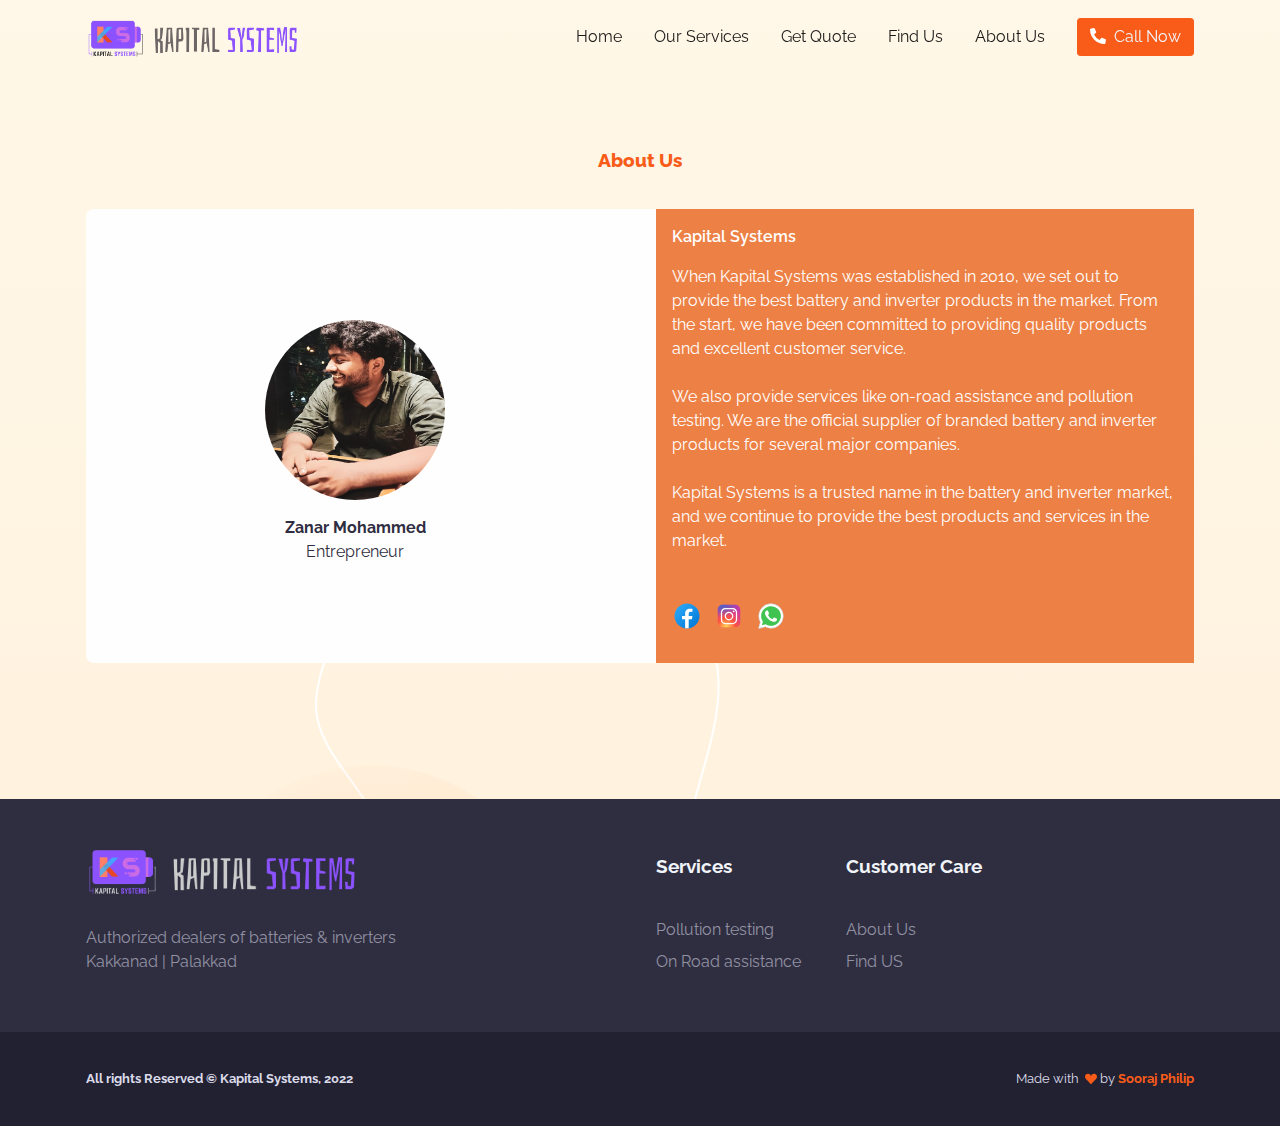
<file: about.html>
<!DOCTYPE html>
<html lang="en-US" dir="ltr">
  <head>
    <meta charset="utf-8">
    <meta http-equiv="X-UA-Compatible" content="IE=edge">
    <meta name="viewport" content="width=device-width, initial-scale=1">
    <title>Kapital Systems | Battery Store &amp; Pollution Testing Centre</title>
    <meta name="msapplication-TileImage" content="assets/img/favicons/mstile-150x150.png">
    <meta name="theme-color" content="#ffffff">
    <link rel="icon" href="assets/img/logo/kapital_systems_white_logo.png" type="image/png">
    <link href="assets/css/theme.css" rel="stylesheet" />
  </head>
  <body>
    <main class="main" id="top">
      <nav class="navbar navbar-expand-lg navbar-light fixed-top py-3 d-block" data-navbar-on-scroll="data-navbar-on-scroll">
        <div class="container"><a class="navbar-brand me-0" href="index.html"><img src="assets/img/logo/kapital_systems_black.png" height="40" alt="logo" class="me-3" /></a>
          <button class="navbar-toggler" type="button" data-bs-toggle="collapse" data-bs-target="#navbarSupportedContent" aria-controls="navbarSupportedContent" aria-expanded="false" aria-label="Toggle navigation"><span class="navbar-toggler-icon"> </span></button>
          <div class="collapse navbar-collapse border-top border-lg-0 mt-4 mt-lg-0" id="navbarSupportedContent">
            <ul class="navbar-nav ms-auto pt-2 pt-lg-0 font-base">
              <li class="nav-item px-2"><a class="nav-link" aria-current="page" href="index.html">Home</a></li>
              <li class="nav-item px-2"><a class="nav-link" href="index.html#services">Our Services</a></li>
              <!-- <li class="nav-item px-2"><a class="nav-link" href="">Get Quote</a></li> -->
              <li class="nav-item px-2"><a class="nav-link" href="#" data-bs-toggle="modal" data-bs-target="#getQuoteModal">Get Quote</a>
              <li class="nav-item px-2"><a class="nav-link" href="index.html#findUs">Find Us</a></li>
              <li class="nav-item px-2"><a class="nav-link" href="about.html">About Us</a></li>
            </ul>
            <!-- <div class="dropdown d-none d-lg-block">
              <button class="btn bg-soft-warning ms-2" id="dropdownMenuButton1" type="submit" data-bs-toggle="dropdown" aria-expanded="false"><i class="fas fa-search text-warning"></i></button>
              <div class="dropdown-menu dropdown-menu-lg-end p-0 rounded" aria-labelledby="dropdownMenuButton1" style="top:55px">
                <form>
                  <input class="form-control border-200" type="search" placeholder="Search" aria-label="Search" style="background:#FDF1DF;" />
                </form>
              </div>
            </div> -->
            <button class="btn btn-primary order-1 order-lg-0 ms-lg-3" type="submit"><i class="fas fa-phone-alt me-2"></i><a class="text-light" href="tel:9562449092">Call Now</a></button>
          </div>
        </div>
      </nav>
      <section>
        <div class="container">
          <div class="row justify-content-center">
            <div class="col-md-8 col-lg-5 my-4 text-center">
              <h5 class="text-danger">About Us</h5>
            </div>
            <div class="col-12">
              <div class="card card-span rounded-2 mb-3">
                <div class="row">
                  <div class="col-md-6 col-lg-6 d-flex justify-content-center align-items-center">
                    <div>
                      <img src="assets/img/profile_pic.jpg" alt="logo" class="bd-placeholder-img rounded-circle mt-4" width="180" height="180" />
                      <div class="text-center mt-3">
                        <p class="fw-bold mb-0">Zanar Mohammed</p>
                        <p>Entrepreneur</p>
                      </div>
                    </div>
                  </div>
                  <div class="col-md-6 col-lg-6 d-flex flex-center">
                    <div class="card-body text-white text-start" style="background-color:#ED8145;">
                      <p><strong>Kapital Systems</strong></p>
                      <p>When Kapital Systems was established in 2010, we set out to provide the best battery and inverter products in the market. From the start, we have been committed to providing quality products and excellent customer service.
                      <br>
                      <br>
                      We also provide services like on-road assistance and pollution testing. We are the official supplier of branded battery and inverter products for several major companies.
                      <br>
                      <br>
                      Kapital Systems is a trusted name in the battery and inverter market, and we continue to provide the best products and services in the market.</p>
                      <ul class="list-unstyled list-inline mt-5">
                        <li class="list-inline-item"><a class="text-decoration-none" href="https://www.facebook.com/Zanar.Mohammed" target="_blank"><img src="assets/img/icons/facebook-logo.svg" alt="" height="30"></a></li>
                        <li class="list-inline-item"><a class="text-decoration-none" href="https://www.instagram.com/zanr_mohmed/" target="_blank"><img src="assets/img/icons/instagram-logo.svg" alt="" height="30"></a></li>
                        <li class="list-inline-item"><a class="text-decoration-none" href="https://wa.me/9562449092" target="_blank"><img src="assets/img/icons/whatsapp-logo.svg" alt="" height="30"></a></li>
                      </ul>
                    </div>
                  </div>
                </div>
              </div>
            </div>
          </div>
        </div>
      </section>
      <section class="bg-900 pb-0 pt-5">
        <div class="container">
          <div class="row">
            <div class="col-12 col-sm-12 col-lg-6 mb-4 order-0 order-sm-0"><a class="text-decoration-none" href="#"><img src="assets/img/logo/kapital_systems_white.png" height="51" alt="" /></a>
              <p class="text-500 my-4">Authorized dealers of batteries & inverters<br />Kakkanad | Palakkad</p>
            </div>
            <div class="col-6 col-sm-4 col-lg-2 mb-3 order-3 order-sm-2">
              <h5 class="lh-lg fw-bold text-light mb-4 font-sans-serif">Services</h5>
              <ul class="list-unstyled mb-md-4 mb-lg-0">
                <li class="lh-lg"><a class="text-500" href="index.html#services">Pollution testing</a></li>
                <li class="lh-lg"><a class="text-500" href="index.html#services">On Road assistance</a></li>
              </ul>
            </div>
            <div class="col-6 col-sm-4 col-lg-2 mb-3 order-3 order-sm-2">
              <h5 class="lh-lg fw-bold text-light mb-4 font-sans-serif"> Customer Care</h5>
              <ul class="list-unstyled mb-md-4 mb-lg-0">
                <li class="lh-lg"><a class="text-500" href="about.html">About Us</a></li>
                <li class="lh-lg"><a class="text-500" href="index.html#findUs">Find US</a></li>
              </ul>
            </div>
          </div>
        </div>
      </section>
      <section class="py-0 bg-1000">
        <div class="container">
          <div class="row justify-content-md-between justify-content-evenly py-4">
            <div class="col-12 col-sm-8 col-md-6 col-lg-auto text-center text-md-start">
              <p class="fs--1 my-2 fw-bold text-200">All rights Reserved &copy; Kapital Systems, 2022</p>
            </div>
            <div class="col-12 col-sm-8 col-md-6">
              <p class="fs--1 my-2 text-center text-md-end text-200"> Made with&nbsp;
                <svg class="bi bi-suit-heart-fill" xmlns="http://www.w3.org/2000/svg" width="12" height="12" fill="#F95C19" viewBox="0 0 16 16">
                  <path d="M4 1c2.21 0 4 1.755 4 3.92C8 2.755 9.79 1 12 1s4 1.755 4 3.92c0 3.263-3.234 4.414-7.608 9.608a.513.513 0 0 1-.784 0C3.234 9.334 0 8.183 0 4.92 0 2.755 1.79 1 4 1z"></path>
                </svg>&nbsp;by&nbsp;<a class="fw-bold text-primary" href="https://linktr.ee/soorajphilip" target="_blank">Sooraj Philip</a>
              </p>
            </div>
          </div>
        </div>
      </section>
      <div class="modal fade" id="getQuoteModal" tabindex="-1" aria-labelledby="getQuoteModalLabel" aria-hidden="true">
        <div class="modal-dialog modal-lg modal-dialog-centered">
          <div class="modal-content overflow-hidden">
            <div class="modal-header p-0">
              <div class="ratio ratio-16x9" id="exampleModalLabel">
                <iframe src="https://docs.google.com/forms/d/e/1FAIpQLSdIK9k3GdagWjSFjYNmu-fayhAQruAC7ggH0GF4DQ6BlAqumw/viewform?embedded=true" width="640" height="812" frameborder="0" marginheight="0" marginwidth="0">Loading…</iframe>
              </div>
            </div>
            <div class="modal-footer">
              <button class="btn btn-primary" type="button" data-bs-dismiss="modal">Close</button>
            </div>
          </div>
        </div>
      </div>
    </main>
    <script src="vendors/@popperjs/popper.min.js"></script>
    <script src="vendors/bootstrap/bootstrap.min.js"></script>
    <script src="vendors/is/is.min.js"></script>
    <script src="https://polyfill.io/v3/polyfill.min.js?features=window.scroll"></script>
    <script src="vendors/fontawesome/all.min.js"></script>
    <script src="assets/js/theme.js"></script>
    <link href="https://fonts.googleapis.com/css2?family=Raleway:wght@200;300;400;500;600;700;800&amp;display=swap" rel="stylesheet">
  </body>
</html>
</file>
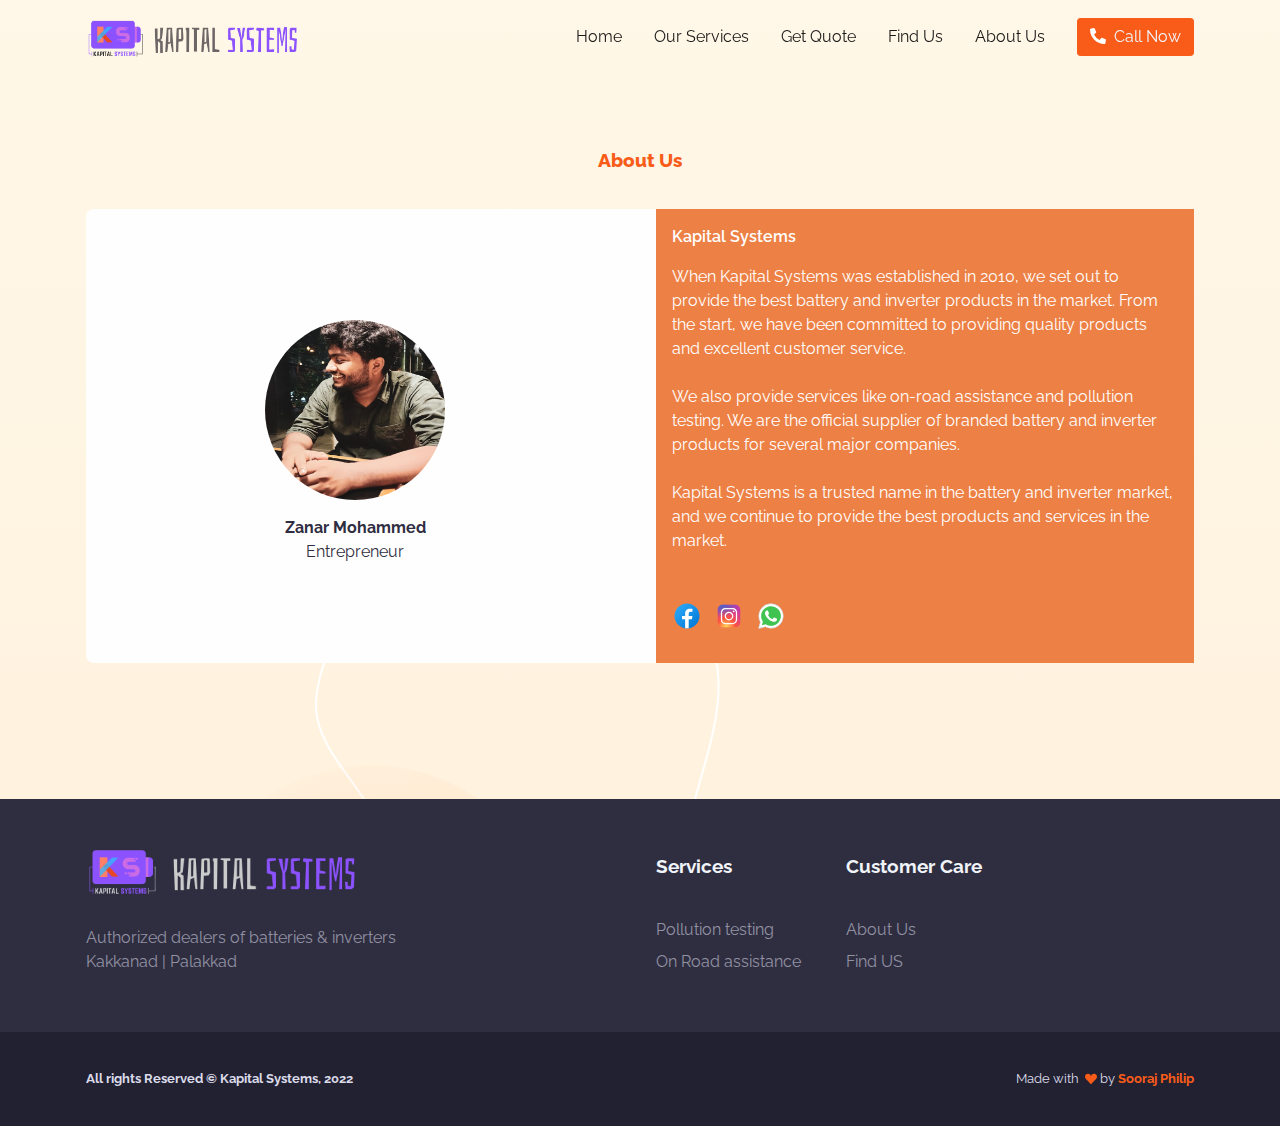
<file: public/about.html>
<!DOCTYPE html>
<html lang="en-US" dir="ltr">
  <head>
    <meta charset="utf-8">
    <meta http-equiv="X-UA-Compatible" content="IE=edge">
    <meta name="viewport" content="width=device-width, initial-scale=1">
    <title>Kapital Systems | Battery Store &amp; Pollution Testing Centre</title>
    <meta name="msapplication-TileImage" content="assets/img/favicons/mstile-150x150.png">
    <meta name="theme-color" content="#ffffff">
    <link rel="icon" href="assets/img/logo/kapital_systems_white_logo.png" type="image/png">
    <link href="assets/css/theme.css" rel="stylesheet" />
  </head>
  <body>
    <main class="main" id="top">
      <nav class="navbar navbar-expand-lg navbar-light fixed-top py-3 d-block" data-navbar-on-scroll="data-navbar-on-scroll">
        <div class="container"><a class="navbar-brand" href="index.html"><img src="assets/img/logo/kapital_systems_black.png" height="40" alt="logo" class="me-3" /></a>
          <button class="navbar-toggler" type="button" data-bs-toggle="collapse" data-bs-target="#navbarSupportedContent" aria-controls="navbarSupportedContent" aria-expanded="false" aria-label="Toggle navigation"><span class="navbar-toggler-icon"> </span></button>
          <div class="collapse navbar-collapse border-top border-lg-0 mt-4 mt-lg-0" id="navbarSupportedContent">
            <ul class="navbar-nav ms-auto pt-2 pt-lg-0 font-base">
              <li class="nav-item px-2"><a class="nav-link" aria-current="page" href="index.html">Home</a></li>
              <li class="nav-item px-2"><a class="nav-link" href="index.html#services">Our Services</a></li>
              <!-- <li class="nav-item px-2"><a class="nav-link" href="">Get Quote</a></li> -->
              <li class="nav-item px-2"><a class="nav-link" href="#" data-bs-toggle="modal" data-bs-target="#getQuoteModal">Get Quote</a>
              <li class="nav-item px-2"><a class="nav-link" href="index.html#findUs">Find Us</a></li>
              <li class="nav-item px-2"><a class="nav-link" href="about.html">About Us</a></li>
            </ul>
            <!-- <div class="dropdown d-none d-lg-block">
              <button class="btn bg-soft-warning ms-2" id="dropdownMenuButton1" type="submit" data-bs-toggle="dropdown" aria-expanded="false"><i class="fas fa-search text-warning"></i></button>
              <div class="dropdown-menu dropdown-menu-lg-end p-0 rounded" aria-labelledby="dropdownMenuButton1" style="top:55px">
                <form>
                  <input class="form-control border-200" type="search" placeholder="Search" aria-label="Search" style="background:#FDF1DF;" />
                </form>
              </div>
            </div> -->
            <button class="btn btn-primary order-1 order-lg-0 ms-lg-3" type="submit"><i class="fas fa-phone-alt me-2"></i><a class="text-light" href="tel:9562449092">Call Now</a></button>
          </div>
        </div>
      </nav>
      <section>
        <div class="container">
          <div class="row justify-content-center">
            <div class="col-md-8 col-lg-5 my-4 text-center">
              <h5 class="text-danger">About Us</h5>
            </div>
            <div class="col-12">
              <div class="card card-span rounded-2 mb-3">
                <div class="row">
                  <div class="col-md-6 col-lg-6 d-flex justify-content-center align-items-center">
                    <div>
                      <img src="assets/img/profile_pic.jpg" alt="logo" class="bd-placeholder-img rounded-circle mt-4" width="180" height="180" />
                      <div class="text-center mt-3">
                        <p class="fw-bold mb-0">Zanar Mohammed</p>
                        <p>Entrepreneur</p>
                      </div>
                    </div>
                  </div>
                  <div class="col-md-6 col-lg-6 d-flex flex-center">
                    <div class="card-body text-white text-start" style="background-color:#ED8145;">
                      <p><strong>Kapital Systems</strong></p>
                      <p>When Kapital Systems was established in 2010, we set out to provide the best battery and inverter products in the market. From the start, we have been committed to providing quality products and excellent customer service.
                      <br>
                      <br>
                      We also provide services like on-road assistance and pollution testing. We are the official supplier of branded battery and inverter products for several major companies.
                      <br>
                      <br>
                      Kapital Systems is a trusted name in the battery and inverter market, and we continue to provide the best products and services in the market.</p>
                      <ul class="list-unstyled list-inline mt-5">
                        <li class="list-inline-item"><a class="text-decoration-none" href="https://www.facebook.com/Zanar.Mohammed" target="_blank"><img src="assets/img/icons/facebook-logo.svg" alt="" height="30"></a></li>
                        <li class="list-inline-item"><a class="text-decoration-none" href="https://www.instagram.com/zanr_mohmed/" target="_blank"><img src="assets/img/icons/instagram-logo.svg" alt="" height="30"></a></li>
                        <li class="list-inline-item"><a class="text-decoration-none" href="https://wa.me/9562449092" target="_blank"><img src="assets/img/icons/whatsapp-logo.svg" alt="" height="30"></a></li>
                      </ul>
                    </div>
                  </div>
                </div>
              </div>
            </div>
          </div>
        </div>
      </section>
      <section class="bg-900 pb-0 pt-5">
        <div class="container">
          <div class="row">
            <div class="col-12 col-sm-12 col-lg-6 mb-4 order-0 order-sm-0"><a class="text-decoration-none" href="#"><img src="assets/img/logo/kapital_systems_white.png" height="51" alt="" /></a>
              <p class="text-500 my-4">Authorized dealers of batteries & inverters<br />Kakkanad | Palakkad</p>
            </div>
            <div class="col-6 col-sm-4 col-lg-2 mb-3 order-3 order-sm-2">
              <h5 class="lh-lg fw-bold text-light mb-4 font-sans-serif">Services</h5>
              <ul class="list-unstyled mb-md-4 mb-lg-0">
                <li class="lh-lg"><a class="text-500" href="index.html#services">Pollution testing</a></li>
                <li class="lh-lg"><a class="text-500" href="index.html#services">On Road assistance</a></li>
              </ul>
            </div>
            <div class="col-6 col-sm-4 col-lg-2 mb-3 order-3 order-sm-2">
              <h5 class="lh-lg fw-bold text-light mb-4 font-sans-serif"> Customer Care</h5>
              <ul class="list-unstyled mb-md-4 mb-lg-0">
                <li class="lh-lg"><a class="text-500" href="about.html">About Us</a></li>
                <li class="lh-lg"><a class="text-500" href="index.html#findUs">Find US</a></li>
              </ul>
            </div>
          </div>
        </div>
      </section>
      <section class="py-0 bg-1000">
        <div class="container">
          <div class="row justify-content-md-between justify-content-evenly py-4">
            <div class="col-12 col-sm-8 col-md-6 col-lg-auto text-center text-md-start">
              <p class="fs--1 my-2 fw-bold text-200">All rights Reserved &copy; Kapital Systems, 2022</p>
            </div>
            <div class="col-12 col-sm-8 col-md-6">
              <p class="fs--1 my-2 text-center text-md-end text-200"> Made with&nbsp;
                <svg class="bi bi-suit-heart-fill" xmlns="http://www.w3.org/2000/svg" width="12" height="12" fill="#F95C19" viewBox="0 0 16 16">
                  <path d="M4 1c2.21 0 4 1.755 4 3.92C8 2.755 9.79 1 12 1s4 1.755 4 3.92c0 3.263-3.234 4.414-7.608 9.608a.513.513 0 0 1-.784 0C3.234 9.334 0 8.183 0 4.92 0 2.755 1.79 1 4 1z"></path>
                </svg>&nbsp;by&nbsp;<a class="fw-bold text-primary" href="https://linktr.ee/soorajphilip" target="_blank">Sooraj Philip</a>
              </p>
            </div>
          </div>
        </div>
      </section>
      <div class="modal fade" id="getQuoteModal" tabindex="-1" aria-labelledby="getQuoteModalLabel" aria-hidden="true">
        <div class="modal-dialog modal-lg modal-dialog-centered">
          <div class="modal-content overflow-hidden">
            <div class="modal-header p-0">
              <div class="ratio ratio-16x9" id="exampleModalLabel">
                <iframe src="https://docs.google.com/forms/d/e/1FAIpQLSdIK9k3GdagWjSFjYNmu-fayhAQruAC7ggH0GF4DQ6BlAqumw/viewform?embedded=true" width="640" height="812" frameborder="0" marginheight="0" marginwidth="0">Loading…</iframe>
              </div>
            </div>
            <div class="modal-footer">
              <button class="btn btn-primary" type="button" data-bs-dismiss="modal">Close</button>
            </div>
          </div>
        </div>
      </div>
    </main>
    <script src="vendors/@popperjs/popper.min.js"></script>
    <script src="vendors/bootstrap/bootstrap.min.js"></script>
    <script src="vendors/is/is.min.js"></script>
    <script src="https://polyfill.io/v3/polyfill.min.js?features=window.scroll"></script>
    <script src="vendors/fontawesome/all.min.js"></script>
    <script src="assets/js/theme.js"></script>
    <link href="https://fonts.googleapis.com/css2?family=Raleway:wght@200;300;400;500;600;700;800&amp;display=swap" rel="stylesheet">
  </body>
</html>
</file>
<file: assets/css/theme.css>
/* -------------------------------------------------------------------------- */
/*                                 Theme                                      */
/* -------------------------------------------------------------------------- */
/* prettier-ignore */
/* -------------------------------------------------------------------------- */
/*                                  Utilities                                 */
/* -------------------------------------------------------------------------- */
/*-----------------------------------------------
|   Bootstrap Styles
-----------------------------------------------*/
/*!
 * Bootstrap v5.0.0-alpha1 (https://getbootstrap.com/)
 * Copyright 2011-2020 The Bootstrap Authors
 * Copyright 2011-2020 Twitter, Inc.
 * Licensed under MIT (https://github.com/twbs/bootstrap/blob/main/LICENSE)
 */
:root {
  --bs-blue: #0088B4;
  --bs-indigo: #6237FF;
  --bs-purple: #A1B0FC;
  --bs-pink: #D42DA3;
  --bs-red: #F95C19;
  --bs-orange: #F17228;
  --bs-yellow: #FFAF0F;
  --bs-green: #00BA77;
  --bs-teal: #53F283;
  --bs-cyan: #00CEC2;
  --bs-white: #FFFEFE;
  --bs-gray: #7B7A8B;
  --bs-gray-dark: #464558;
  --bs-primary: #F95C19;
  --bs-secondary: #0088B4;
  --bs-success: #00BA77;
  --bs-info: #00CEC2;
  --bs-warning: #FFAF0F;
  --bs-danger: #F95C19;
  --bs-light: #F0F4F9;
  --bs-dark: #222132;
  --bs-font-sans-serif: "Raleway", "Open Sans", -apple-system, BlinkMacSystemFont, "Segoe UI", "Helvetica Neue", Arial, sans-serif, "Apple Color Emoji", "Segoe UI Emoji", "Segoe UI Symbol";
  --bs-font-monospace: "SFMono-Regular", Menlo, Monaco, Consolas, "Liberation Mono", "Courier New", monospace;
  --bs-gradient: linear-gradient(180deg, rgba(255, 254, 254, 0.15), rgba(255, 254, 254, 0));
}

*,
*::before,
*::after {
  -webkit-box-sizing: border-box;
  box-sizing: border-box;
}

@media (prefers-reduced-motion: no-preference) {
  :root {
    scroll-behavior: smooth;
  }
}

body {
  margin: 0;
  font-family: "Raleway", -apple-system, BlinkMacSystemFont, "Segoe UI", "Helvetica Neue", Arial, sans-serif, "Apple Color Emoji", "Segoe UI Emoji", "Segoe UI Symbol";
  font-size: 1rem;
  font-weight: 400;
  line-height: 1.5;
  color: #2F2E41;
  background-color: #FFFEFE;
  -webkit-text-size-adjust: 100%;
  -webkit-tap-highlight-color: rgba(0, 0, 0, 0);
}

hr {
  margin: 1rem 0;
  color: #C5C5D2;
  background-color: currentColor;
  border: 0;
  opacity: 1;
}

hr:not([size]) {
  height: 1px;
}

h1, .h1, h2, .h2, h3, .h3, h4, .h4, h5, .h5, h6, .h6 {
  margin-top: 0;
  margin-bottom: 0.5rem;
  font-family: "Raleway", "Open Sans", -apple-system, BlinkMacSystemFont, "Segoe UI", "Helvetica Neue", Arial, sans-serif, "Apple Color Emoji", "Segoe UI Emoji", "Segoe UI Symbol";
  font-weight: 800;
  line-height: 1.2;
  color: #11111D;
}

h1, .h1 {
  font-size: calc(1.37383rem + 1.48598vw);
}

@media (min-width: 1200px) {
  h1, .h1 {
    font-size: 2.48832rem;
  }
}

h2, .h2 {
  font-size: calc(1.33236rem + 0.98832vw);
}

@media (min-width: 1200px) {
  h2, .h2 {
    font-size: 2.0736rem;
  }
}

h3, .h3 {
  font-size: calc(1.2978rem + 0.5736vw);
}

@media (min-width: 1200px) {
  h3, .h3 {
    font-size: 1.728rem;
  }
}

h4, .h4 {
  font-size: calc(1.269rem + 0.228vw);
}

@media (min-width: 1200px) {
  h4, .h4 {
    font-size: 1.44rem;
  }
}

h5, .h5 {
  font-size: 1.2rem;
}

h6, .h6 {
  font-size: 0.83333rem;
}

p {
  margin-top: 0;
  margin-bottom: 1rem;
}

abbr[title],
abbr[data-bs-original-title] {
  -webkit-text-decoration: underline dotted;
  text-decoration: underline dotted;
  cursor: help;
  -webkit-text-decoration-skip-ink: none;
  text-decoration-skip-ink: none;
}

address {
  margin-bottom: 1rem;
  font-style: normal;
  line-height: inherit;
}

ol,
ul {
  padding-left: 2rem;
}

ol,
ul,
dl {
  margin-top: 0;
  margin-bottom: 1rem;
}

ol ol,
ul ul,
ol ul,
ul ol {
  margin-bottom: 0;
}

dt {
  font-weight: 700;
}

dd {
  margin-bottom: .5rem;
  margin-left: 0;
}

blockquote {
  margin: 0 0 1rem;
}

b,
strong {
  font-weight: 800;
}

small, .small {
  font-size: 75%;
}

mark, .mark {
  padding: 0.2em;
  background-color: #fcf8e3;
}

sub,
sup {
  position: relative;
  font-size: 0.75em;
  line-height: 0;
  vertical-align: baseline;
}

sub {
  bottom: -.25em;
}

sup {
  top: -.5em;
}

a {
  color: #EBEBF5;
  text-decoration: none;
}

a:hover {
  color: #F95C19;
  text-decoration: underline;
}

a:not([href]):not([class]), a:not([href]):not([class]):hover {
  color: inherit;
  text-decoration: none;
}

pre,
code,
kbd,
samp {
  font-family: var(--bs-font-monospace);
  font-size: 1em;
  direction: ltr /* rtl:ignore */;
  unicode-bidi: bidi-override;
}

pre {
  display: block;
  margin-top: 0;
  margin-bottom: 1rem;
  overflow: auto;
  font-size: 75%;
}

pre code {
  font-size: inherit;
  color: inherit;
  word-break: normal;
}

code {
  font-size: 75%;
  color: #D42DA3;
  word-wrap: break-word;
}

a > code {
  color: inherit;
}

kbd {
  padding: 0.2rem 0.4rem;
  font-size: 75%;
  color: #FFFEFE;
  background-color: #2F2E41;
  border-radius: 0.25rem;
}

kbd kbd {
  padding: 0;
  font-size: 1em;
  font-weight: 700;
}

figure {
  margin: 0 0 1rem;
}

img,
svg {
  vertical-align: middle;
}

table {
  caption-side: bottom;
  border-collapse: collapse;
}

caption {
  padding-top: 0.5rem;
  padding-bottom: 0.5rem;
  color: #9291A1;
  text-align: left;
}

th {
  text-align: inherit;
  text-align: -webkit-match-parent;
}

thead,
tbody,
tfoot,
tr,
td,
th {
  border-color: inherit;
  border-style: solid;
  border-width: 0;
}

label {
  display: inline-block;
}

button {
  border-radius: 0;
}

button:focus:not(:focus-visible) {
  outline: 0;
}

input,
button,
select,
optgroup,
textarea {
  margin: 0;
  font-family: inherit;
  font-size: inherit;
  line-height: inherit;
}

button,
select {
  text-transform: none;
}

[role="button"] {
  cursor: pointer;
}

select {
  word-wrap: normal;
}

select:disabled {
  opacity: 1;
}

[list]::-webkit-calendar-picker-indicator {
  display: none;
}

button,
[type="button"],
[type="reset"],
[type="submit"] {
  -webkit-appearance: button;
}

button:not(:disabled),
[type="button"]:not(:disabled),
[type="reset"]:not(:disabled),
[type="submit"]:not(:disabled) {
  cursor: pointer;
}

::-moz-focus-inner {
  padding: 0;
  border-style: none;
}

textarea {
  resize: vertical;
}

fieldset {
  min-width: 0;
  padding: 0;
  margin: 0;
  border: 0;
}

legend {
  float: left;
  width: 100%;
  padding: 0;
  margin-bottom: 0.5rem;
  font-size: calc(1.275rem + 0.3vw);
  line-height: inherit;
}

@media (min-width: 1200px) {
  legend {
    font-size: 1.5rem;
  }
}

legend + * {
  clear: left;
}

::-webkit-datetime-edit-fields-wrapper,
::-webkit-datetime-edit-text,
::-webkit-datetime-edit-minute,
::-webkit-datetime-edit-hour-field,
::-webkit-datetime-edit-day-field,
::-webkit-datetime-edit-month-field,
::-webkit-datetime-edit-year-field {
  padding: 0;
}

::-webkit-inner-spin-button {
  height: auto;
}

[type="search"] {
  outline-offset: -2px;
  -webkit-appearance: textfield;
}

/* rtl:raw:
[type="tel"],
[type="url"],
[type="email"],
[type="number"] {
  direction: ltr;
}
*/
::-webkit-search-decoration {
  -webkit-appearance: none;
}

::-webkit-color-swatch-wrapper {
  padding: 0;
}

::file-selector-button {
  font: inherit;
}

::-webkit-file-upload-button {
  font: inherit;
  -webkit-appearance: button;
}

output {
  display: inline-block;
}

iframe {
  border: 0;
}

summary {
  display: list-item;
  cursor: pointer;
}

progress {
  vertical-align: baseline;
}

[hidden] {
  display: none !important;
}

.lead {
  font-size: 1.2rem;
  font-weight: 400;
}

.display-1 {
  font-size: calc(1.55498rem + 3.65978vw);
  font-weight: 900;
  line-height: 1;
}

@media (min-width: 1200px) {
  .display-1 {
    font-size: 4.29982rem;
  }
}

.display-2 {
  font-size: calc(1.48332rem + 2.79982vw);
  font-weight: 900;
  line-height: 1;
}

@media (min-width: 1200px) {
  .display-2 {
    font-size: 3.58318rem;
  }
}

.display-3 {
  font-size: calc(1.4236rem + 2.08318vw);
  font-weight: 900;
  line-height: 1;
}

@media (min-width: 1200px) {
  .display-3 {
    font-size: 2.98598rem;
  }
}

.display-4 {
  font-size: calc(1.37383rem + 1.48598vw);
  font-weight: 900;
  line-height: 1;
}

@media (min-width: 1200px) {
  .display-4 {
    font-size: 2.48832rem;
  }
}

.display-5 {
  font-size: calc(1.33236rem + 0.98832vw);
  font-weight: 900;
  line-height: 1;
}

@media (min-width: 1200px) {
  .display-5 {
    font-size: 2.0736rem;
  }
}

.display-6 {
  font-size: calc(1.2978rem + 0.5736vw);
  font-weight: 900;
  line-height: 1;
}

@media (min-width: 1200px) {
  .display-6 {
    font-size: 1.728rem;
  }
}

.list-unstyled {
  padding-left: 0;
  list-style: none;
}

.list-inline {
  padding-left: 0;
  list-style: none;
}

.list-inline-item {
  display: inline-block;
}

.list-inline-item:not(:last-child) {
  margin-right: 0.5rem;
}

.initialism {
  font-size: 75%;
  text-transform: uppercase;
}

.blockquote {
  margin-bottom: 1rem;
  font-size: 1.2rem;
}

.blockquote > :last-child {
  margin-bottom: 0;
}

.blockquote-footer {
  margin-top: -1rem;
  margin-bottom: 1rem;
  font-size: 75%;
  color: #7B7A8B;
}

.blockquote-footer::before {
  content: "\2014\00A0";
}

.img-fluid {
  max-width: 100%;
  height: auto;
}

.img-thumbnail {
  padding: 0.25rem;
  background-color: #FFFEFE;
  border: 1px solid #C5C5D2;
  border-radius: 0.5rem;
  max-width: 100%;
  height: auto;
}

.figure {
  display: inline-block;
}

.figure-img {
  margin-bottom: 0.5rem;
  line-height: 1;
}

.figure-caption {
  font-size: 75%;
  color: #7B7A8B;
}

.container,
.container-fluid,
.container-sm,
.container-md,
.container-lg,
.container-xl,
.container-xxl {
  width: 100%;
  padding-right: var(--bs-gutter-x, 1rem);
  padding-left: var(--bs-gutter-x, 1rem);
  margin-right: auto;
  margin-left: auto;
}

@media (min-width: 576px) {
  .container, .container-sm {
    max-width: 540px;
  }
}

@media (min-width: 768px) {
  .container, .container-sm, .container-md {
    max-width: 720px;
  }
}

@media (min-width: 992px) {
  .container, .container-sm, .container-md, .container-lg {
    max-width: 960px;
  }
}

@media (min-width: 1200px) {
  .container, .container-sm, .container-md, .container-lg, .container-xl {
    max-width: 1140px;
  }
}

@media (min-width: 1540px) {
  .container, .container-sm, .container-md, .container-lg, .container-xl, .container-xxl {
    max-width: 1480px;
  }
}

.row {
  --bs-gutter-x: 2rem;
  --bs-gutter-y: 0;
  display: -webkit-box;
  display: -ms-flexbox;
  display: flex;
  -ms-flex-wrap: wrap;
  flex-wrap: wrap;
  margin-top: calc(var(--bs-gutter-y) * -1);
  margin-right: calc(var(--bs-gutter-x) / -2);
  margin-left: calc(var(--bs-gutter-x) / -2);
}

.row > * {
  -ms-flex-negative: 0;
  flex-shrink: 0;
  width: 100%;
  max-width: 100%;
  padding-right: calc(var(--bs-gutter-x) / 2);
  padding-left: calc(var(--bs-gutter-x) / 2);
  margin-top: var(--bs-gutter-y);
}

.col {
  -webkit-box-flex: 1;
  -ms-flex: 1 0 0%;
  flex: 1 0 0%;
}

.row-cols-auto > * {
  -webkit-box-flex: 0;
  -ms-flex: 0 0 auto;
  flex: 0 0 auto;
  width: auto;
}

.row-cols-1 > * {
  -webkit-box-flex: 0;
  -ms-flex: 0 0 auto;
  flex: 0 0 auto;
  width: 100%;
}

.row-cols-2 > * {
  -webkit-box-flex: 0;
  -ms-flex: 0 0 auto;
  flex: 0 0 auto;
  width: 50%;
}

.row-cols-3 > * {
  -webkit-box-flex: 0;
  -ms-flex: 0 0 auto;
  flex: 0 0 auto;
  width: 33.33333%;
}

.row-cols-4 > * {
  -webkit-box-flex: 0;
  -ms-flex: 0 0 auto;
  flex: 0 0 auto;
  width: 25%;
}

.row-cols-5 > * {
  -webkit-box-flex: 0;
  -ms-flex: 0 0 auto;
  flex: 0 0 auto;
  width: 20%;
}

.row-cols-6 > * {
  -webkit-box-flex: 0;
  -ms-flex: 0 0 auto;
  flex: 0 0 auto;
  width: 16.66667%;
}

.col-auto {
  -webkit-box-flex: 0;
  -ms-flex: 0 0 auto;
  flex: 0 0 auto;
  width: auto;
}

.col-1 {
  -webkit-box-flex: 0;
  -ms-flex: 0 0 auto;
  flex: 0 0 auto;
  width: 8.33333%;
}

.col-2 {
  -webkit-box-flex: 0;
  -ms-flex: 0 0 auto;
  flex: 0 0 auto;
  width: 16.66667%;
}

.col-3 {
  -webkit-box-flex: 0;
  -ms-flex: 0 0 auto;
  flex: 0 0 auto;
  width: 25%;
}

.col-4 {
  -webkit-box-flex: 0;
  -ms-flex: 0 0 auto;
  flex: 0 0 auto;
  width: 33.33333%;
}

.col-5 {
  -webkit-box-flex: 0;
  -ms-flex: 0 0 auto;
  flex: 0 0 auto;
  width: 41.66667%;
}

.col-6 {
  -webkit-box-flex: 0;
  -ms-flex: 0 0 auto;
  flex: 0 0 auto;
  width: 50%;
}

.col-7 {
  -webkit-box-flex: 0;
  -ms-flex: 0 0 auto;
  flex: 0 0 auto;
  width: 58.33333%;
}

.col-8 {
  -webkit-box-flex: 0;
  -ms-flex: 0 0 auto;
  flex: 0 0 auto;
  width: 66.66667%;
}

.col-9 {
  -webkit-box-flex: 0;
  -ms-flex: 0 0 auto;
  flex: 0 0 auto;
  width: 75%;
}

.col-10 {
  -webkit-box-flex: 0;
  -ms-flex: 0 0 auto;
  flex: 0 0 auto;
  width: 83.33333%;
}

.col-11 {
  -webkit-box-flex: 0;
  -ms-flex: 0 0 auto;
  flex: 0 0 auto;
  width: 91.66667%;
}

.col-12 {
  -webkit-box-flex: 0;
  -ms-flex: 0 0 auto;
  flex: 0 0 auto;
  width: 100%;
}

.offset-1 {
  margin-left: 8.33333%;
}

.offset-2 {
  margin-left: 16.66667%;
}

.offset-3 {
  margin-left: 25%;
}

.offset-4 {
  margin-left: 33.33333%;
}

.offset-5 {
  margin-left: 41.66667%;
}

.offset-6 {
  margin-left: 50%;
}

.offset-7 {
  margin-left: 58.33333%;
}

.offset-8 {
  margin-left: 66.66667%;
}

.offset-9 {
  margin-left: 75%;
}

.offset-10 {
  margin-left: 83.33333%;
}

.offset-11 {
  margin-left: 91.66667%;
}

.g-0,
.gx-0 {
  --bs-gutter-x: 0;
}

.g-0,
.gy-0 {
  --bs-gutter-y: 0;
}

.g-1,
.gx-1 {
  --bs-gutter-x: 0.25rem;
}

.g-1,
.gy-1 {
  --bs-gutter-y: 0.25rem;
}

.g-2,
.gx-2 {
  --bs-gutter-x: 0.5rem;
}

.g-2,
.gy-2 {
  --bs-gutter-y: 0.5rem;
}

.g-3,
.gx-3 {
  --bs-gutter-x: 1rem;
}

.g-3,
.gy-3 {
  --bs-gutter-y: 1rem;
}

.g-4,
.gx-4 {
  --bs-gutter-x: 1.8rem;
}

.g-4,
.gy-4 {
  --bs-gutter-y: 1.8rem;
}

.g-5,
.gx-5 {
  --bs-gutter-x: 3rem;
}

.g-5,
.gy-5 {
  --bs-gutter-y: 3rem;
}

.g-6,
.gx-6 {
  --bs-gutter-x: 4rem;
}

.g-6,
.gy-6 {
  --bs-gutter-y: 4rem;
}

.g-7,
.gx-7 {
  --bs-gutter-x: 5rem;
}

.g-7,
.gy-7 {
  --bs-gutter-y: 5rem;
}

.g-8,
.gx-8 {
  --bs-gutter-x: 7.5rem;
}

.g-8,
.gy-8 {
  --bs-gutter-y: 7.5rem;
}

.g-9,
.gx-9 {
  --bs-gutter-x: 10rem;
}

.g-9,
.gy-9 {
  --bs-gutter-y: 10rem;
}

.g-10,
.gx-10 {
  --bs-gutter-x: 12.5rem;
}

.g-10,
.gy-10 {
  --bs-gutter-y: 12.5rem;
}

.g-11,
.gx-11 {
  --bs-gutter-x: 15rem;
}

.g-11,
.gy-11 {
  --bs-gutter-y: 15rem;
}

@media (min-width: 576px) {
  .col-sm {
    -webkit-box-flex: 1;
    -ms-flex: 1 0 0%;
    flex: 1 0 0%;
  }
  .row-cols-sm-auto > * {
    -webkit-box-flex: 0;
    -ms-flex: 0 0 auto;
    flex: 0 0 auto;
    width: auto;
  }
  .row-cols-sm-1 > * {
    -webkit-box-flex: 0;
    -ms-flex: 0 0 auto;
    flex: 0 0 auto;
    width: 100%;
  }
  .row-cols-sm-2 > * {
    -webkit-box-flex: 0;
    -ms-flex: 0 0 auto;
    flex: 0 0 auto;
    width: 50%;
  }
  .row-cols-sm-3 > * {
    -webkit-box-flex: 0;
    -ms-flex: 0 0 auto;
    flex: 0 0 auto;
    width: 33.33333%;
  }
  .row-cols-sm-4 > * {
    -webkit-box-flex: 0;
    -ms-flex: 0 0 auto;
    flex: 0 0 auto;
    width: 25%;
  }
  .row-cols-sm-5 > * {
    -webkit-box-flex: 0;
    -ms-flex: 0 0 auto;
    flex: 0 0 auto;
    width: 20%;
  }
  .row-cols-sm-6 > * {
    -webkit-box-flex: 0;
    -ms-flex: 0 0 auto;
    flex: 0 0 auto;
    width: 16.66667%;
  }
  .col-sm-auto {
    -webkit-box-flex: 0;
    -ms-flex: 0 0 auto;
    flex: 0 0 auto;
    width: auto;
  }
  .col-sm-1 {
    -webkit-box-flex: 0;
    -ms-flex: 0 0 auto;
    flex: 0 0 auto;
    width: 8.33333%;
  }
  .col-sm-2 {
    -webkit-box-flex: 0;
    -ms-flex: 0 0 auto;
    flex: 0 0 auto;
    width: 16.66667%;
  }
  .col-sm-3 {
    -webkit-box-flex: 0;
    -ms-flex: 0 0 auto;
    flex: 0 0 auto;
    width: 25%;
  }
  .col-sm-4 {
    -webkit-box-flex: 0;
    -ms-flex: 0 0 auto;
    flex: 0 0 auto;
    width: 33.33333%;
  }
  .col-sm-5 {
    -webkit-box-flex: 0;
    -ms-flex: 0 0 auto;
    flex: 0 0 auto;
    width: 41.66667%;
  }
  .col-sm-6 {
    -webkit-box-flex: 0;
    -ms-flex: 0 0 auto;
    flex: 0 0 auto;
    width: 50%;
  }
  .col-sm-7 {
    -webkit-box-flex: 0;
    -ms-flex: 0 0 auto;
    flex: 0 0 auto;
    width: 58.33333%;
  }
  .col-sm-8 {
    -webkit-box-flex: 0;
    -ms-flex: 0 0 auto;
    flex: 0 0 auto;
    width: 66.66667%;
  }
  .col-sm-9 {
    -webkit-box-flex: 0;
    -ms-flex: 0 0 auto;
    flex: 0 0 auto;
    width: 75%;
  }
  .col-sm-10 {
    -webkit-box-flex: 0;
    -ms-flex: 0 0 auto;
    flex: 0 0 auto;
    width: 83.33333%;
  }
  .col-sm-11 {
    -webkit-box-flex: 0;
    -ms-flex: 0 0 auto;
    flex: 0 0 auto;
    width: 91.66667%;
  }
  .col-sm-12 {
    -webkit-box-flex: 0;
    -ms-flex: 0 0 auto;
    flex: 0 0 auto;
    width: 100%;
  }
  .offset-sm-0 {
    margin-left: 0;
  }
  .offset-sm-1 {
    margin-left: 8.33333%;
  }
  .offset-sm-2 {
    margin-left: 16.66667%;
  }
  .offset-sm-3 {
    margin-left: 25%;
  }
  .offset-sm-4 {
    margin-left: 33.33333%;
  }
  .offset-sm-5 {
    margin-left: 41.66667%;
  }
  .offset-sm-6 {
    margin-left: 50%;
  }
  .offset-sm-7 {
    margin-left: 58.33333%;
  }
  .offset-sm-8 {
    margin-left: 66.66667%;
  }
  .offset-sm-9 {
    margin-left: 75%;
  }
  .offset-sm-10 {
    margin-left: 83.33333%;
  }
  .offset-sm-11 {
    margin-left: 91.66667%;
  }
  .g-sm-0,
  .gx-sm-0 {
    --bs-gutter-x: 0;
  }
  .g-sm-0,
  .gy-sm-0 {
    --bs-gutter-y: 0;
  }
  .g-sm-1,
  .gx-sm-1 {
    --bs-gutter-x: 0.25rem;
  }
  .g-sm-1,
  .gy-sm-1 {
    --bs-gutter-y: 0.25rem;
  }
  .g-sm-2,
  .gx-sm-2 {
    --bs-gutter-x: 0.5rem;
  }
  .g-sm-2,
  .gy-sm-2 {
    --bs-gutter-y: 0.5rem;
  }
  .g-sm-3,
  .gx-sm-3 {
    --bs-gutter-x: 1rem;
  }
  .g-sm-3,
  .gy-sm-3 {
    --bs-gutter-y: 1rem;
  }
  .g-sm-4,
  .gx-sm-4 {
    --bs-gutter-x: 1.8rem;
  }
  .g-sm-4,
  .gy-sm-4 {
    --bs-gutter-y: 1.8rem;
  }
  .g-sm-5,
  .gx-sm-5 {
    --bs-gutter-x: 3rem;
  }
  .g-sm-5,
  .gy-sm-5 {
    --bs-gutter-y: 3rem;
  }
  .g-sm-6,
  .gx-sm-6 {
    --bs-gutter-x: 4rem;
  }
  .g-sm-6,
  .gy-sm-6 {
    --bs-gutter-y: 4rem;
  }
  .g-sm-7,
  .gx-sm-7 {
    --bs-gutter-x: 5rem;
  }
  .g-sm-7,
  .gy-sm-7 {
    --bs-gutter-y: 5rem;
  }
  .g-sm-8,
  .gx-sm-8 {
    --bs-gutter-x: 7.5rem;
  }
  .g-sm-8,
  .gy-sm-8 {
    --bs-gutter-y: 7.5rem;
  }
  .g-sm-9,
  .gx-sm-9 {
    --bs-gutter-x: 10rem;
  }
  .g-sm-9,
  .gy-sm-9 {
    --bs-gutter-y: 10rem;
  }
  .g-sm-10,
  .gx-sm-10 {
    --bs-gutter-x: 12.5rem;
  }
  .g-sm-10,
  .gy-sm-10 {
    --bs-gutter-y: 12.5rem;
  }
  .g-sm-11,
  .gx-sm-11 {
    --bs-gutter-x: 15rem;
  }
  .g-sm-11,
  .gy-sm-11 {
    --bs-gutter-y: 15rem;
  }
}

@media (min-width: 768px) {
  .col-md {
    -webkit-box-flex: 1;
    -ms-flex: 1 0 0%;
    flex: 1 0 0%;
  }
  .row-cols-md-auto > * {
    -webkit-box-flex: 0;
    -ms-flex: 0 0 auto;
    flex: 0 0 auto;
    width: auto;
  }
  .row-cols-md-1 > * {
    -webkit-box-flex: 0;
    -ms-flex: 0 0 auto;
    flex: 0 0 auto;
    width: 100%;
  }
  .row-cols-md-2 > * {
    -webkit-box-flex: 0;
    -ms-flex: 0 0 auto;
    flex: 0 0 auto;
    width: 50%;
  }
  .row-cols-md-3 > * {
    -webkit-box-flex: 0;
    -ms-flex: 0 0 auto;
    flex: 0 0 auto;
    width: 33.33333%;
  }
  .row-cols-md-4 > * {
    -webkit-box-flex: 0;
    -ms-flex: 0 0 auto;
    flex: 0 0 auto;
    width: 25%;
  }
  .row-cols-md-5 > * {
    -webkit-box-flex: 0;
    -ms-flex: 0 0 auto;
    flex: 0 0 auto;
    width: 20%;
  }
  .row-cols-md-6 > * {
    -webkit-box-flex: 0;
    -ms-flex: 0 0 auto;
    flex: 0 0 auto;
    width: 16.66667%;
  }
  .col-md-auto {
    -webkit-box-flex: 0;
    -ms-flex: 0 0 auto;
    flex: 0 0 auto;
    width: auto;
  }
  .col-md-1 {
    -webkit-box-flex: 0;
    -ms-flex: 0 0 auto;
    flex: 0 0 auto;
    width: 8.33333%;
  }
  .col-md-2 {
    -webkit-box-flex: 0;
    -ms-flex: 0 0 auto;
    flex: 0 0 auto;
    width: 16.66667%;
  }
  .col-md-3 {
    -webkit-box-flex: 0;
    -ms-flex: 0 0 auto;
    flex: 0 0 auto;
    width: 25%;
  }
  .col-md-4 {
    -webkit-box-flex: 0;
    -ms-flex: 0 0 auto;
    flex: 0 0 auto;
    width: 33.33333%;
  }
  .col-md-5 {
    -webkit-box-flex: 0;
    -ms-flex: 0 0 auto;
    flex: 0 0 auto;
    width: 41.66667%;
  }
  .col-md-6 {
    -webkit-box-flex: 0;
    -ms-flex: 0 0 auto;
    flex: 0 0 auto;
    width: 50%;
  }
  .col-md-7 {
    -webkit-box-flex: 0;
    -ms-flex: 0 0 auto;
    flex: 0 0 auto;
    width: 58.33333%;
  }
  .col-md-8 {
    -webkit-box-flex: 0;
    -ms-flex: 0 0 auto;
    flex: 0 0 auto;
    width: 66.66667%;
  }
  .col-md-9 {
    -webkit-box-flex: 0;
    -ms-flex: 0 0 auto;
    flex: 0 0 auto;
    width: 75%;
  }
  .col-md-10 {
    -webkit-box-flex: 0;
    -ms-flex: 0 0 auto;
    flex: 0 0 auto;
    width: 83.33333%;
  }
  .col-md-11 {
    -webkit-box-flex: 0;
    -ms-flex: 0 0 auto;
    flex: 0 0 auto;
    width: 91.66667%;
  }
  .col-md-12 {
    -webkit-box-flex: 0;
    -ms-flex: 0 0 auto;
    flex: 0 0 auto;
    width: 100%;
  }
  .offset-md-0 {
    margin-left: 0;
  }
  .offset-md-1 {
    margin-left: 8.33333%;
  }
  .offset-md-2 {
    margin-left: 16.66667%;
  }
  .offset-md-3 {
    margin-left: 25%;
  }
  .offset-md-4 {
    margin-left: 33.33333%;
  }
  .offset-md-5 {
    margin-left: 41.66667%;
  }
  .offset-md-6 {
    margin-left: 50%;
  }
  .offset-md-7 {
    margin-left: 58.33333%;
  }
  .offset-md-8 {
    margin-left: 66.66667%;
  }
  .offset-md-9 {
    margin-left: 75%;
  }
  .offset-md-10 {
    margin-left: 83.33333%;
  }
  .offset-md-11 {
    margin-left: 91.66667%;
  }
  .g-md-0,
  .gx-md-0 {
    --bs-gutter-x: 0;
  }
  .g-md-0,
  .gy-md-0 {
    --bs-gutter-y: 0;
  }
  .g-md-1,
  .gx-md-1 {
    --bs-gutter-x: 0.25rem;
  }
  .g-md-1,
  .gy-md-1 {
    --bs-gutter-y: 0.25rem;
  }
  .g-md-2,
  .gx-md-2 {
    --bs-gutter-x: 0.5rem;
  }
  .g-md-2,
  .gy-md-2 {
    --bs-gutter-y: 0.5rem;
  }
  .g-md-3,
  .gx-md-3 {
    --bs-gutter-x: 1rem;
  }
  .g-md-3,
  .gy-md-3 {
    --bs-gutter-y: 1rem;
  }
  .g-md-4,
  .gx-md-4 {
    --bs-gutter-x: 1.8rem;
  }
  .g-md-4,
  .gy-md-4 {
    --bs-gutter-y: 1.8rem;
  }
  .g-md-5,
  .gx-md-5 {
    --bs-gutter-x: 3rem;
  }
  .g-md-5,
  .gy-md-5 {
    --bs-gutter-y: 3rem;
  }
  .g-md-6,
  .gx-md-6 {
    --bs-gutter-x: 4rem;
  }
  .g-md-6,
  .gy-md-6 {
    --bs-gutter-y: 4rem;
  }
  .g-md-7,
  .gx-md-7 {
    --bs-gutter-x: 5rem;
  }
  .g-md-7,
  .gy-md-7 {
    --bs-gutter-y: 5rem;
  }
  .g-md-8,
  .gx-md-8 {
    --bs-gutter-x: 7.5rem;
  }
  .g-md-8,
  .gy-md-8 {
    --bs-gutter-y: 7.5rem;
  }
  .g-md-9,
  .gx-md-9 {
    --bs-gutter-x: 10rem;
  }
  .g-md-9,
  .gy-md-9 {
    --bs-gutter-y: 10rem;
  }
  .g-md-10,
  .gx-md-10 {
    --bs-gutter-x: 12.5rem;
  }
  .g-md-10,
  .gy-md-10 {
    --bs-gutter-y: 12.5rem;
  }
  .g-md-11,
  .gx-md-11 {
    --bs-gutter-x: 15rem;
  }
  .g-md-11,
  .gy-md-11 {
    --bs-gutter-y: 15rem;
  }
}

@media (min-width: 992px) {
  .col-lg {
    -webkit-box-flex: 1;
    -ms-flex: 1 0 0%;
    flex: 1 0 0%;
  }
  .row-cols-lg-auto > * {
    -webkit-box-flex: 0;
    -ms-flex: 0 0 auto;
    flex: 0 0 auto;
    width: auto;
  }
  .row-cols-lg-1 > * {
    -webkit-box-flex: 0;
    -ms-flex: 0 0 auto;
    flex: 0 0 auto;
    width: 100%;
  }
  .row-cols-lg-2 > * {
    -webkit-box-flex: 0;
    -ms-flex: 0 0 auto;
    flex: 0 0 auto;
    width: 50%;
  }
  .row-cols-lg-3 > * {
    -webkit-box-flex: 0;
    -ms-flex: 0 0 auto;
    flex: 0 0 auto;
    width: 33.33333%;
  }
  .row-cols-lg-4 > * {
    -webkit-box-flex: 0;
    -ms-flex: 0 0 auto;
    flex: 0 0 auto;
    width: 25%;
  }
  .row-cols-lg-5 > * {
    -webkit-box-flex: 0;
    -ms-flex: 0 0 auto;
    flex: 0 0 auto;
    width: 20%;
  }
  .row-cols-lg-6 > * {
    -webkit-box-flex: 0;
    -ms-flex: 0 0 auto;
    flex: 0 0 auto;
    width: 16.66667%;
  }
  .col-lg-auto {
    -webkit-box-flex: 0;
    -ms-flex: 0 0 auto;
    flex: 0 0 auto;
    width: auto;
  }
  .col-lg-1 {
    -webkit-box-flex: 0;
    -ms-flex: 0 0 auto;
    flex: 0 0 auto;
    width: 8.33333%;
  }
  .col-lg-2 {
    -webkit-box-flex: 0;
    -ms-flex: 0 0 auto;
    flex: 0 0 auto;
    width: 16.66667%;
  }
  .col-lg-3 {
    -webkit-box-flex: 0;
    -ms-flex: 0 0 auto;
    flex: 0 0 auto;
    width: 25%;
  }
  .col-lg-4 {
    -webkit-box-flex: 0;
    -ms-flex: 0 0 auto;
    flex: 0 0 auto;
    width: 33.33333%;
  }
  .col-lg-5 {
    -webkit-box-flex: 0;
    -ms-flex: 0 0 auto;
    flex: 0 0 auto;
    width: 41.66667%;
  }
  .col-lg-6 {
    -webkit-box-flex: 0;
    -ms-flex: 0 0 auto;
    flex: 0 0 auto;
    width: 50%;
  }
  .col-lg-7 {
    -webkit-box-flex: 0;
    -ms-flex: 0 0 auto;
    flex: 0 0 auto;
    width: 58.33333%;
  }
  .col-lg-8 {
    -webkit-box-flex: 0;
    -ms-flex: 0 0 auto;
    flex: 0 0 auto;
    width: 66.66667%;
  }
  .col-lg-9 {
    -webkit-box-flex: 0;
    -ms-flex: 0 0 auto;
    flex: 0 0 auto;
    width: 75%;
  }
  .col-lg-10 {
    -webkit-box-flex: 0;
    -ms-flex: 0 0 auto;
    flex: 0 0 auto;
    width: 83.33333%;
  }
  .col-lg-11 {
    -webkit-box-flex: 0;
    -ms-flex: 0 0 auto;
    flex: 0 0 auto;
    width: 91.66667%;
  }
  .col-lg-12 {
    -webkit-box-flex: 0;
    -ms-flex: 0 0 auto;
    flex: 0 0 auto;
    width: 100%;
  }
  .offset-lg-0 {
    margin-left: 0;
  }
  .offset-lg-1 {
    margin-left: 8.33333%;
  }
  .offset-lg-2 {
    margin-left: 16.66667%;
  }
  .offset-lg-3 {
    margin-left: 25%;
  }
  .offset-lg-4 {
    margin-left: 33.33333%;
  }
  .offset-lg-5 {
    margin-left: 41.66667%;
  }
  .offset-lg-6 {
    margin-left: 50%;
  }
  .offset-lg-7 {
    margin-left: 58.33333%;
  }
  .offset-lg-8 {
    margin-left: 66.66667%;
  }
  .offset-lg-9 {
    margin-left: 75%;
  }
  .offset-lg-10 {
    margin-left: 83.33333%;
  }
  .offset-lg-11 {
    margin-left: 91.66667%;
  }
  .g-lg-0,
  .gx-lg-0 {
    --bs-gutter-x: 0;
  }
  .g-lg-0,
  .gy-lg-0 {
    --bs-gutter-y: 0;
  }
  .g-lg-1,
  .gx-lg-1 {
    --bs-gutter-x: 0.25rem;
  }
  .g-lg-1,
  .gy-lg-1 {
    --bs-gutter-y: 0.25rem;
  }
  .g-lg-2,
  .gx-lg-2 {
    --bs-gutter-x: 0.5rem;
  }
  .g-lg-2,
  .gy-lg-2 {
    --bs-gutter-y: 0.5rem;
  }
  .g-lg-3,
  .gx-lg-3 {
    --bs-gutter-x: 1rem;
  }
  .g-lg-3,
  .gy-lg-3 {
    --bs-gutter-y: 1rem;
  }
  .g-lg-4,
  .gx-lg-4 {
    --bs-gutter-x: 1.8rem;
  }
  .g-lg-4,
  .gy-lg-4 {
    --bs-gutter-y: 1.8rem;
  }
  .g-lg-5,
  .gx-lg-5 {
    --bs-gutter-x: 3rem;
  }
  .g-lg-5,
  .gy-lg-5 {
    --bs-gutter-y: 3rem;
  }
  .g-lg-6,
  .gx-lg-6 {
    --bs-gutter-x: 4rem;
  }
  .g-lg-6,
  .gy-lg-6 {
    --bs-gutter-y: 4rem;
  }
  .g-lg-7,
  .gx-lg-7 {
    --bs-gutter-x: 5rem;
  }
  .g-lg-7,
  .gy-lg-7 {
    --bs-gutter-y: 5rem;
  }
  .g-lg-8,
  .gx-lg-8 {
    --bs-gutter-x: 7.5rem;
  }
  .g-lg-8,
  .gy-lg-8 {
    --bs-gutter-y: 7.5rem;
  }
  .g-lg-9,
  .gx-lg-9 {
    --bs-gutter-x: 10rem;
  }
  .g-lg-9,
  .gy-lg-9 {
    --bs-gutter-y: 10rem;
  }
  .g-lg-10,
  .gx-lg-10 {
    --bs-gutter-x: 12.5rem;
  }
  .g-lg-10,
  .gy-lg-10 {
    --bs-gutter-y: 12.5rem;
  }
  .g-lg-11,
  .gx-lg-11 {
    --bs-gutter-x: 15rem;
  }
  .g-lg-11,
  .gy-lg-11 {
    --bs-gutter-y: 15rem;
  }
}

@media (min-width: 1200px) {
  .col-xl {
    -webkit-box-flex: 1;
    -ms-flex: 1 0 0%;
    flex: 1 0 0%;
  }
  .row-cols-xl-auto > * {
    -webkit-box-flex: 0;
    -ms-flex: 0 0 auto;
    flex: 0 0 auto;
    width: auto;
  }
  .row-cols-xl-1 > * {
    -webkit-box-flex: 0;
    -ms-flex: 0 0 auto;
    flex: 0 0 auto;
    width: 100%;
  }
  .row-cols-xl-2 > * {
    -webkit-box-flex: 0;
    -ms-flex: 0 0 auto;
    flex: 0 0 auto;
    width: 50%;
  }
  .row-cols-xl-3 > * {
    -webkit-box-flex: 0;
    -ms-flex: 0 0 auto;
    flex: 0 0 auto;
    width: 33.33333%;
  }
  .row-cols-xl-4 > * {
    -webkit-box-flex: 0;
    -ms-flex: 0 0 auto;
    flex: 0 0 auto;
    width: 25%;
  }
  .row-cols-xl-5 > * {
    -webkit-box-flex: 0;
    -ms-flex: 0 0 auto;
    flex: 0 0 auto;
    width: 20%;
  }
  .row-cols-xl-6 > * {
    -webkit-box-flex: 0;
    -ms-flex: 0 0 auto;
    flex: 0 0 auto;
    width: 16.66667%;
  }
  .col-xl-auto {
    -webkit-box-flex: 0;
    -ms-flex: 0 0 auto;
    flex: 0 0 auto;
    width: auto;
  }
  .col-xl-1 {
    -webkit-box-flex: 0;
    -ms-flex: 0 0 auto;
    flex: 0 0 auto;
    width: 8.33333%;
  }
  .col-xl-2 {
    -webkit-box-flex: 0;
    -ms-flex: 0 0 auto;
    flex: 0 0 auto;
    width: 16.66667%;
  }
  .col-xl-3 {
    -webkit-box-flex: 0;
    -ms-flex: 0 0 auto;
    flex: 0 0 auto;
    width: 25%;
  }
  .col-xl-4 {
    -webkit-box-flex: 0;
    -ms-flex: 0 0 auto;
    flex: 0 0 auto;
    width: 33.33333%;
  }
  .col-xl-5 {
    -webkit-box-flex: 0;
    -ms-flex: 0 0 auto;
    flex: 0 0 auto;
    width: 41.66667%;
  }
  .col-xl-6 {
    -webkit-box-flex: 0;
    -ms-flex: 0 0 auto;
    flex: 0 0 auto;
    width: 50%;
  }
  .col-xl-7 {
    -webkit-box-flex: 0;
    -ms-flex: 0 0 auto;
    flex: 0 0 auto;
    width: 58.33333%;
  }
  .col-xl-8 {
    -webkit-box-flex: 0;
    -ms-flex: 0 0 auto;
    flex: 0 0 auto;
    width: 66.66667%;
  }
  .col-xl-9 {
    -webkit-box-flex: 0;
    -ms-flex: 0 0 auto;
    flex: 0 0 auto;
    width: 75%;
  }
  .col-xl-10 {
    -webkit-box-flex: 0;
    -ms-flex: 0 0 auto;
    flex: 0 0 auto;
    width: 83.33333%;
  }
  .col-xl-11 {
    -webkit-box-flex: 0;
    -ms-flex: 0 0 auto;
    flex: 0 0 auto;
    width: 91.66667%;
  }
  .col-xl-12 {
    -webkit-box-flex: 0;
    -ms-flex: 0 0 auto;
    flex: 0 0 auto;
    width: 100%;
  }
  .offset-xl-0 {
    margin-left: 0;
  }
  .offset-xl-1 {
    margin-left: 8.33333%;
  }
  .offset-xl-2 {
    margin-left: 16.66667%;
  }
  .offset-xl-3 {
    margin-left: 25%;
  }
  .offset-xl-4 {
    margin-left: 33.33333%;
  }
  .offset-xl-5 {
    margin-left: 41.66667%;
  }
  .offset-xl-6 {
    margin-left: 50%;
  }
  .offset-xl-7 {
    margin-left: 58.33333%;
  }
  .offset-xl-8 {
    margin-left: 66.66667%;
  }
  .offset-xl-9 {
    margin-left: 75%;
  }
  .offset-xl-10 {
    margin-left: 83.33333%;
  }
  .offset-xl-11 {
    margin-left: 91.66667%;
  }
  .g-xl-0,
  .gx-xl-0 {
    --bs-gutter-x: 0;
  }
  .g-xl-0,
  .gy-xl-0 {
    --bs-gutter-y: 0;
  }
  .g-xl-1,
  .gx-xl-1 {
    --bs-gutter-x: 0.25rem;
  }
  .g-xl-1,
  .gy-xl-1 {
    --bs-gutter-y: 0.25rem;
  }
  .g-xl-2,
  .gx-xl-2 {
    --bs-gutter-x: 0.5rem;
  }
  .g-xl-2,
  .gy-xl-2 {
    --bs-gutter-y: 0.5rem;
  }
  .g-xl-3,
  .gx-xl-3 {
    --bs-gutter-x: 1rem;
  }
  .g-xl-3,
  .gy-xl-3 {
    --bs-gutter-y: 1rem;
  }
  .g-xl-4,
  .gx-xl-4 {
    --bs-gutter-x: 1.8rem;
  }
  .g-xl-4,
  .gy-xl-4 {
    --bs-gutter-y: 1.8rem;
  }
  .g-xl-5,
  .gx-xl-5 {
    --bs-gutter-x: 3rem;
  }
  .g-xl-5,
  .gy-xl-5 {
    --bs-gutter-y: 3rem;
  }
  .g-xl-6,
  .gx-xl-6 {
    --bs-gutter-x: 4rem;
  }
  .g-xl-6,
  .gy-xl-6 {
    --bs-gutter-y: 4rem;
  }
  .g-xl-7,
  .gx-xl-7 {
    --bs-gutter-x: 5rem;
  }
  .g-xl-7,
  .gy-xl-7 {
    --bs-gutter-y: 5rem;
  }
  .g-xl-8,
  .gx-xl-8 {
    --bs-gutter-x: 7.5rem;
  }
  .g-xl-8,
  .gy-xl-8 {
    --bs-gutter-y: 7.5rem;
  }
  .g-xl-9,
  .gx-xl-9 {
    --bs-gutter-x: 10rem;
  }
  .g-xl-9,
  .gy-xl-9 {
    --bs-gutter-y: 10rem;
  }
  .g-xl-10,
  .gx-xl-10 {
    --bs-gutter-x: 12.5rem;
  }
  .g-xl-10,
  .gy-xl-10 {
    --bs-gutter-y: 12.5rem;
  }
  .g-xl-11,
  .gx-xl-11 {
    --bs-gutter-x: 15rem;
  }
  .g-xl-11,
  .gy-xl-11 {
    --bs-gutter-y: 15rem;
  }
}

@media (min-width: 1540px) {
  .col-xxl {
    -webkit-box-flex: 1;
    -ms-flex: 1 0 0%;
    flex: 1 0 0%;
  }
  .row-cols-xxl-auto > * {
    -webkit-box-flex: 0;
    -ms-flex: 0 0 auto;
    flex: 0 0 auto;
    width: auto;
  }
  .row-cols-xxl-1 > * {
    -webkit-box-flex: 0;
    -ms-flex: 0 0 auto;
    flex: 0 0 auto;
    width: 100%;
  }
  .row-cols-xxl-2 > * {
    -webkit-box-flex: 0;
    -ms-flex: 0 0 auto;
    flex: 0 0 auto;
    width: 50%;
  }
  .row-cols-xxl-3 > * {
    -webkit-box-flex: 0;
    -ms-flex: 0 0 auto;
    flex: 0 0 auto;
    width: 33.33333%;
  }
  .row-cols-xxl-4 > * {
    -webkit-box-flex: 0;
    -ms-flex: 0 0 auto;
    flex: 0 0 auto;
    width: 25%;
  }
  .row-cols-xxl-5 > * {
    -webkit-box-flex: 0;
    -ms-flex: 0 0 auto;
    flex: 0 0 auto;
    width: 20%;
  }
  .row-cols-xxl-6 > * {
    -webkit-box-flex: 0;
    -ms-flex: 0 0 auto;
    flex: 0 0 auto;
    width: 16.66667%;
  }
  .col-xxl-auto {
    -webkit-box-flex: 0;
    -ms-flex: 0 0 auto;
    flex: 0 0 auto;
    width: auto;
  }
  .col-xxl-1 {
    -webkit-box-flex: 0;
    -ms-flex: 0 0 auto;
    flex: 0 0 auto;
    width: 8.33333%;
  }
  .col-xxl-2 {
    -webkit-box-flex: 0;
    -ms-flex: 0 0 auto;
    flex: 0 0 auto;
    width: 16.66667%;
  }
  .col-xxl-3 {
    -webkit-box-flex: 0;
    -ms-flex: 0 0 auto;
    flex: 0 0 auto;
    width: 25%;
  }
  .col-xxl-4 {
    -webkit-box-flex: 0;
    -ms-flex: 0 0 auto;
    flex: 0 0 auto;
    width: 33.33333%;
  }
  .col-xxl-5 {
    -webkit-box-flex: 0;
    -ms-flex: 0 0 auto;
    flex: 0 0 auto;
    width: 41.66667%;
  }
  .col-xxl-6 {
    -webkit-box-flex: 0;
    -ms-flex: 0 0 auto;
    flex: 0 0 auto;
    width: 50%;
  }
  .col-xxl-7 {
    -webkit-box-flex: 0;
    -ms-flex: 0 0 auto;
    flex: 0 0 auto;
    width: 58.33333%;
  }
  .col-xxl-8 {
    -webkit-box-flex: 0;
    -ms-flex: 0 0 auto;
    flex: 0 0 auto;
    width: 66.66667%;
  }
  .col-xxl-9 {
    -webkit-box-flex: 0;
    -ms-flex: 0 0 auto;
    flex: 0 0 auto;
    width: 75%;
  }
  .col-xxl-10 {
    -webkit-box-flex: 0;
    -ms-flex: 0 0 auto;
    flex: 0 0 auto;
    width: 83.33333%;
  }
  .col-xxl-11 {
    -webkit-box-flex: 0;
    -ms-flex: 0 0 auto;
    flex: 0 0 auto;
    width: 91.66667%;
  }
  .col-xxl-12 {
    -webkit-box-flex: 0;
    -ms-flex: 0 0 auto;
    flex: 0 0 auto;
    width: 100%;
  }
  .offset-xxl-0 {
    margin-left: 0;
  }
  .offset-xxl-1 {
    margin-left: 8.33333%;
  }
  .offset-xxl-2 {
    margin-left: 16.66667%;
  }
  .offset-xxl-3 {
    margin-left: 25%;
  }
  .offset-xxl-4 {
    margin-left: 33.33333%;
  }
  .offset-xxl-5 {
    margin-left: 41.66667%;
  }
  .offset-xxl-6 {
    margin-left: 50%;
  }
  .offset-xxl-7 {
    margin-left: 58.33333%;
  }
  .offset-xxl-8 {
    margin-left: 66.66667%;
  }
  .offset-xxl-9 {
    margin-left: 75%;
  }
  .offset-xxl-10 {
    margin-left: 83.33333%;
  }
  .offset-xxl-11 {
    margin-left: 91.66667%;
  }
  .g-xxl-0,
  .gx-xxl-0 {
    --bs-gutter-x: 0;
  }
  .g-xxl-0,
  .gy-xxl-0 {
    --bs-gutter-y: 0;
  }
  .g-xxl-1,
  .gx-xxl-1 {
    --bs-gutter-x: 0.25rem;
  }
  .g-xxl-1,
  .gy-xxl-1 {
    --bs-gutter-y: 0.25rem;
  }
  .g-xxl-2,
  .gx-xxl-2 {
    --bs-gutter-x: 0.5rem;
  }
  .g-xxl-2,
  .gy-xxl-2 {
    --bs-gutter-y: 0.5rem;
  }
  .g-xxl-3,
  .gx-xxl-3 {
    --bs-gutter-x: 1rem;
  }
  .g-xxl-3,
  .gy-xxl-3 {
    --bs-gutter-y: 1rem;
  }
  .g-xxl-4,
  .gx-xxl-4 {
    --bs-gutter-x: 1.8rem;
  }
  .g-xxl-4,
  .gy-xxl-4 {
    --bs-gutter-y: 1.8rem;
  }
  .g-xxl-5,
  .gx-xxl-5 {
    --bs-gutter-x: 3rem;
  }
  .g-xxl-5,
  .gy-xxl-5 {
    --bs-gutter-y: 3rem;
  }
  .g-xxl-6,
  .gx-xxl-6 {
    --bs-gutter-x: 4rem;
  }
  .g-xxl-6,
  .gy-xxl-6 {
    --bs-gutter-y: 4rem;
  }
  .g-xxl-7,
  .gx-xxl-7 {
    --bs-gutter-x: 5rem;
  }
  .g-xxl-7,
  .gy-xxl-7 {
    --bs-gutter-y: 5rem;
  }
  .g-xxl-8,
  .gx-xxl-8 {
    --bs-gutter-x: 7.5rem;
  }
  .g-xxl-8,
  .gy-xxl-8 {
    --bs-gutter-y: 7.5rem;
  }
  .g-xxl-9,
  .gx-xxl-9 {
    --bs-gutter-x: 10rem;
  }
  .g-xxl-9,
  .gy-xxl-9 {
    --bs-gutter-y: 10rem;
  }
  .g-xxl-10,
  .gx-xxl-10 {
    --bs-gutter-x: 12.5rem;
  }
  .g-xxl-10,
  .gy-xxl-10 {
    --bs-gutter-y: 12.5rem;
  }
  .g-xxl-11,
  .gx-xxl-11 {
    --bs-gutter-x: 15rem;
  }
  .g-xxl-11,
  .gy-xxl-11 {
    --bs-gutter-y: 15rem;
  }
}

.table {
  --bs-table-bg: transparent;
  --bs-table-accent-bg: transparent;
  --bs-table-striped-color: #2F2E41;
  --bs-table-striped-bg: rgba(0, 0, 0, 0.05);
  --bs-table-active-color: #2F2E41;
  --bs-table-active-bg: rgba(0, 0, 0, 0.1);
  --bs-table-hover-color: #2F2E41;
  --bs-table-hover-bg: rgba(0, 0, 0, 0.075);
  width: 100%;
  margin-bottom: 1rem;
  color: #2F2E41;
  vertical-align: top;
  border-color: #C5C5D2;
}

.table > :not(caption) > * > * {
  padding: 0.5rem 0.5rem;
  background-color: var(--bs-table-bg);
  border-bottom-width: 1px;
  -webkit-box-shadow: inset 0 0 0 9999px var(--bs-table-accent-bg);
  box-shadow: inset 0 0 0 9999px var(--bs-table-accent-bg);
}

.table > tbody {
  vertical-align: inherit;
}

.table > thead {
  vertical-align: bottom;
}

.table > :not(:last-child) > :last-child > * {
  border-bottom-color: currentColor;
}

.caption-top {
  caption-side: top;
}

.table-sm > :not(caption) > * > * {
  padding: 0.25rem 0.25rem;
}

.table-bordered > :not(caption) > * {
  border-width: 1px 0;
}

.table-bordered > :not(caption) > * > * {
  border-width: 0 1px;
}

.table-borderless > :not(caption) > * > * {
  border-bottom-width: 0;
}

.table-striped > tbody > tr:nth-of-type(odd) {
  --bs-table-accent-bg: var(--bs-table-striped-bg);
  color: var(--bs-table-striped-color);
}

.table-active {
  --bs-table-accent-bg: var(--bs-table-active-bg);
  color: var(--bs-table-active-color);
}

.table-hover > tbody > tr:hover {
  --bs-table-accent-bg: var(--bs-table-hover-bg);
  color: var(--bs-table-hover-color);
}

.table-primary {
  --bs-table-bg: #feded1;
  --bs-table-striped-bg: #f5d6cb;
  --bs-table-striped-color: #464558;
  --bs-table-active-bg: #eccfc5;
  --bs-table-active-color: #464558;
  --bs-table-hover-bg: #f0d3c8;
  --bs-table-hover-color: #464558;
  color: #464558;
  border-color: #eccfc5;
}

.table-secondary {
  --bs-table-bg: #cce7f0;
  --bs-table-striped-bg: #c5dfe8;
  --bs-table-striped-color: #464558;
  --bs-table-active-bg: #bfd7e1;
  --bs-table-active-color: #464558;
  --bs-table-hover-bg: #c2dbe5;
  --bs-table-hover-color: #464558;
  color: #464558;
  border-color: #bfd7e1;
}

.table-success {
  --bs-table-bg: #ccf1e4;
  --bs-table-striped-bg: #c5e8dd;
  --bs-table-striped-color: #464558;
  --bs-table-active-bg: #bfe0d6;
  --bs-table-active-color: #464558;
  --bs-table-hover-bg: #c2e4da;
  --bs-table-hover-color: #464558;
  color: #464558;
  border-color: #bfe0d6;
}

.table-info {
  --bs-table-bg: #ccf5f3;
  --bs-table-striped-bg: #c5eceb;
  --bs-table-striped-color: #464558;
  --bs-table-active-bg: #bfe3e4;
  --bs-table-active-color: #464558;
  --bs-table-hover-bg: #c2e8e7;
  --bs-table-hover-color: #464558;
  color: #464558;
  border-color: #bfe3e4;
}

.table-warning {
  --bs-table-bg: #ffefcf;
  --bs-table-striped-bg: #f6e7c9;
  --bs-table-striped-color: #464558;
  --bs-table-active-bg: #eddec3;
  --bs-table-active-color: #464558;
  --bs-table-hover-bg: #f1e2c6;
  --bs-table-hover-color: #464558;
  color: #464558;
  border-color: #eddec3;
}

.table-danger {
  --bs-table-bg: #feded1;
  --bs-table-striped-bg: #f5d6cb;
  --bs-table-striped-color: #464558;
  --bs-table-active-bg: #eccfc5;
  --bs-table-active-color: #464558;
  --bs-table-hover-bg: #f0d3c8;
  --bs-table-hover-color: #464558;
  color: #464558;
  border-color: #eccfc5;
}

.table-light {
  --bs-table-bg: #F0F4F9;
  --bs-table-striped-bg: #e8ebf1;
  --bs-table-striped-color: #464558;
  --bs-table-active-bg: #dfe3e9;
  --bs-table-active-color: #464558;
  --bs-table-hover-bg: #e3e7ed;
  --bs-table-hover-color: #464558;
  color: #464558;
  border-color: #dfe3e9;
}

.table-dark {
  --bs-table-bg: #222132;
  --bs-table-striped-bg: #2d2c3c;
  --bs-table-striped-color: #FFFEFE;
  --bs-table-active-bg: #383746;
  --bs-table-active-color: #FFFEFE;
  --bs-table-hover-bg: #333241;
  --bs-table-hover-color: #FFFEFE;
  color: #FFFEFE;
  border-color: #383746;
}

.table-responsive {
  overflow-x: auto;
  -webkit-overflow-scrolling: touch;
}

@media (max-width: 575.98px) {
  .table-responsive-sm {
    overflow-x: auto;
    -webkit-overflow-scrolling: touch;
  }
}

@media (max-width: 767.98px) {
  .table-responsive-md {
    overflow-x: auto;
    -webkit-overflow-scrolling: touch;
  }
}

@media (max-width: 991.98px) {
  .table-responsive-lg {
    overflow-x: auto;
    -webkit-overflow-scrolling: touch;
  }
}

@media (max-width: 1199.98px) {
  .table-responsive-xl {
    overflow-x: auto;
    -webkit-overflow-scrolling: touch;
  }
}

@media (max-width: 1539.98px) {
  .table-responsive-xxl {
    overflow-x: auto;
    -webkit-overflow-scrolling: touch;
  }
}

.form-label {
  margin-bottom: 0.5rem;
}

.col-form-label {
  padding-top: calc(0.375rem + 1px);
  padding-bottom: calc(0.375rem + 1px);
  margin-bottom: 0;
  font-size: inherit;
  line-height: 1.5;
}

.col-form-label-lg {
  padding-top: calc(0.5rem + 1px);
  padding-bottom: calc(0.5rem + 1px);
  font-size: 1rem;
}

.col-form-label-sm {
  padding-top: calc(0.25rem + 1px);
  padding-bottom: calc(0.25rem + 1px);
  font-size: 0.875rem;
}

.form-text {
  margin-top: 0.25rem;
  font-size: 75%;
  color: #9291A1;
}

.form-control {
  display: block;
  width: 100%;
  padding: 0.375rem 0.75rem;
  font-size: 1rem;
  font-weight: 400;
  line-height: 1.5;
  color: #2F2E41;
  background-color: #DBDBE9;
  background-clip: padding-box;
  border: 1px solid #AFAEBC;
  -webkit-appearance: none;
  -moz-appearance: none;
  appearance: none;
  border-radius: 0.5rem;
  -webkit-transition: border-color 0.15s ease-in-out, -webkit-box-shadow 0.15s ease-in-out;
  transition: border-color 0.15s ease-in-out, -webkit-box-shadow 0.15s ease-in-out;
  -o-transition: border-color 0.15s ease-in-out, box-shadow 0.15s ease-in-out;
  transition: border-color 0.15s ease-in-out, box-shadow 0.15s ease-in-out;
  transition: border-color 0.15s ease-in-out, box-shadow 0.15s ease-in-out, -webkit-box-shadow 0.15s ease-in-out;
}

@media (prefers-reduced-motion: reduce) {
  .form-control {
    -webkit-transition: none;
    -o-transition: none;
    transition: none;
  }
}

.form-control[type="file"] {
  overflow: hidden;
}

.form-control[type="file"]:not(:disabled):not([readonly]) {
  cursor: pointer;
}

.form-control:focus {
  color: #2F2E41;
  background-color: #DBDBE9;
  border-color: #fcae8c;
  outline: 0;
  -webkit-box-shadow: 0 0 0 0.25rem rgba(249, 92, 25, 0.25);
  box-shadow: 0 0 0 0.25rem rgba(249, 92, 25, 0.25);
}

.form-control::-webkit-date-and-time-value {
  height: 1.5em;
}

.form-control::-webkit-input-placeholder {
  color: #7B7A8B !important;
  opacity: 1;
}

.form-control::-moz-placeholder {
  color: #7B7A8B !important;
  opacity: 1;
}

.form-control:-ms-input-placeholder {
  color: #7B7A8B !important;
  opacity: 1;
}

.form-control::-ms-input-placeholder {
  color: #7B7A8B !important;
  opacity: 1;
}

.form-control::placeholder {
  color: #7B7A8B !important;
  opacity: 1;
}

.form-control:disabled, .form-control[readonly] {
  background-color: #DBDBE9;
  opacity: 1;
}

.form-control::file-selector-button {
  padding: 0.375rem 0.75rem;
  margin: -0.375rem -0.75rem;
  -webkit-margin-end: 0.75rem;
  margin-inline-end: 0.75rem;
  color: #2F2E41;
  background-color: #DBDBE9;
  pointer-events: none;
  border-color: inherit;
  border-style: solid;
  border-width: 0;
  border-inline-end-width: 1px;
  border-radius: 0;
  -webkit-transition: color 0.15s ease-in-out, background-color 0.15s ease-in-out, border-color 0.15s ease-in-out, -webkit-box-shadow 0.15s ease-in-out;
  transition: color 0.15s ease-in-out, background-color 0.15s ease-in-out, border-color 0.15s ease-in-out, -webkit-box-shadow 0.15s ease-in-out;
  -o-transition: color 0.15s ease-in-out, background-color 0.15s ease-in-out, border-color 0.15s ease-in-out, box-shadow 0.15s ease-in-out;
  transition: color 0.15s ease-in-out, background-color 0.15s ease-in-out, border-color 0.15s ease-in-out, box-shadow 0.15s ease-in-out;
  transition: color 0.15s ease-in-out, background-color 0.15s ease-in-out, border-color 0.15s ease-in-out, box-shadow 0.15s ease-in-out, -webkit-box-shadow 0.15s ease-in-out;
}

@media (prefers-reduced-motion: reduce) {
  .form-control::file-selector-button {
    -webkit-transition: none;
    -o-transition: none;
    transition: none;
  }
}

.form-control:hover:not(:disabled):not([readonly])::file-selector-button {
  background-color: #d0d0dd;
}

.form-control::-webkit-file-upload-button {
  padding: 0.375rem 0.75rem;
  margin: -0.375rem -0.75rem;
  -webkit-margin-end: 0.75rem;
  margin-inline-end: 0.75rem;
  color: #2F2E41;
  background-color: #DBDBE9;
  pointer-events: none;
  border-color: inherit;
  border-style: solid;
  border-width: 0;
  border-inline-end-width: 1px;
  border-radius: 0;
  -webkit-transition: color 0.15s ease-in-out, background-color 0.15s ease-in-out, border-color 0.15s ease-in-out, -webkit-box-shadow 0.15s ease-in-out;
  transition: color 0.15s ease-in-out, background-color 0.15s ease-in-out, border-color 0.15s ease-in-out, -webkit-box-shadow 0.15s ease-in-out;
  transition: color 0.15s ease-in-out, background-color 0.15s ease-in-out, border-color 0.15s ease-in-out, box-shadow 0.15s ease-in-out;
  transition: color 0.15s ease-in-out, background-color 0.15s ease-in-out, border-color 0.15s ease-in-out, box-shadow 0.15s ease-in-out, -webkit-box-shadow 0.15s ease-in-out;
}

@media (prefers-reduced-motion: reduce) {
  .form-control::-webkit-file-upload-button {
    -webkit-transition: none;
    transition: none;
  }
}

.form-control:hover:not(:disabled):not([readonly])::-webkit-file-upload-button {
  background-color: #d0d0dd;
}

.form-control-plaintext {
  display: block;
  width: 100%;
  padding: 0.375rem 0;
  margin-bottom: 0;
  line-height: 1.5;
  color: #2F2E41;
  background-color: transparent;
  border: solid transparent;
  border-width: 1px 0;
}

.form-control-plaintext.form-control-sm, .form-control-plaintext.form-control-lg {
  padding-right: 0;
  padding-left: 0;
}

.form-control-sm {
  min-height: calc(1.5em + 0.5rem + 2px);
  padding: 0.25rem 0.5rem;
  font-size: 0.875rem;
  border-radius: 0.25rem;
}

.form-control-sm::file-selector-button {
  padding: 0.25rem 0.5rem;
  margin: -0.25rem -0.5rem;
  -webkit-margin-end: 0.5rem;
  margin-inline-end: 0.5rem;
}

.form-control-sm::-webkit-file-upload-button {
  padding: 0.25rem 0.5rem;
  margin: -0.25rem -0.5rem;
  -webkit-margin-end: 0.5rem;
  margin-inline-end: 0.5rem;
}

.form-control-lg {
  min-height: calc(1.5em + 1rem + 2px);
  padding: 0.5rem 1rem;
  font-size: 1rem;
  border-radius: 1rem;
}

.form-control-lg::file-selector-button {
  padding: 0.5rem 1rem;
  margin: -0.5rem -1rem;
  -webkit-margin-end: 1rem;
  margin-inline-end: 1rem;
}

.form-control-lg::-webkit-file-upload-button {
  padding: 0.5rem 1rem;
  margin: -0.5rem -1rem;
  -webkit-margin-end: 1rem;
  margin-inline-end: 1rem;
}

textarea.form-control {
  min-height: calc(1.5em + 0.75rem + 2px);
}

textarea.form-control-sm {
  min-height: calc(1.5em + 0.5rem + 2px);
}

textarea.form-control-lg {
  min-height: calc(1.5em + 1rem + 2px);
}

.form-control-color {
  max-width: 3rem;
  height: auto;
  padding: 0.375rem;
}

.form-control-color:not(:disabled):not([readonly]) {
  cursor: pointer;
}

.form-control-color::-moz-color-swatch {
  height: 1.5em;
  border-radius: 0.5rem;
}

.form-control-color::-webkit-color-swatch {
  height: 1.5em;
  border-radius: 0.5rem;
}

.form-select {
  display: block;
  width: 100%;
  padding: 0.375rem 2.25rem 0.375rem 0.75rem;
  font-size: 1rem;
  font-weight: 400;
  line-height: 1.5;
  color: #2F2E41;
  background-color: #DBDBE9;
  background-image: url("data:image/svg+xml,%3csvg xmlns='http://www.w3.org/2000/svg' viewBox='0 0 16 16'%3e%3cpath fill='none' stroke='%23464558' stroke-linecap='round' stroke-linejoin='round' stroke-width='2' d='M2 5l6 6 6-6'/%3e%3c/svg%3e");
  background-repeat: no-repeat;
  background-position: right 0.75rem center;
  background-size: 16px 12px;
  border: 1px solid #AFAEBC;
  border-radius: 0.5rem;
  -webkit-appearance: none;
  -moz-appearance: none;
  appearance: none;
}

.form-select:focus {
  border-color: #fcae8c;
  outline: 0;
  -webkit-box-shadow: 0 0 0 0.25rem rgba(249, 92, 25, 0.25);
  box-shadow: 0 0 0 0.25rem rgba(249, 92, 25, 0.25);
}

.form-select[multiple], .form-select[size]:not([size="1"]) {
  padding-right: 0.75rem;
  background-image: none;
}

.form-select:disabled {
  background-color: #DBDBE9;
}

.form-select:-moz-focusring {
  color: transparent;
  text-shadow: 0 0 0 #2F2E41;
}

.form-select-sm {
  padding-top: 0.25rem;
  padding-bottom: 0.25rem;
  padding-left: 0.5rem;
  font-size: 0.875rem;
}

.form-select-lg {
  padding-top: 0.5rem;
  padding-bottom: 0.5rem;
  padding-left: 1rem;
  font-size: 1rem;
}

.form-check {
  display: block;
  min-height: 1.5rem;
  padding-left: 1.5em;
  margin-bottom: 0.125rem;
}

.form-check .form-check-input {
  float: left;
  margin-left: -1.5em;
}

.form-check-input {
  width: 1em;
  height: 1em;
  margin-top: 0.25em;
  vertical-align: top;
  background-color: #DBDBE9;
  background-repeat: no-repeat;
  background-position: center;
  background-size: contain;
  border: 1px solid rgba(0, 0, 0, 0.25);
  -webkit-appearance: none;
  -moz-appearance: none;
  appearance: none;
  -webkit-print-color-adjust: exact;
  color-adjust: exact;
}

.form-check-input[type="checkbox"] {
  border-radius: 0.25em;
}

.form-check-input[type="radio"] {
  border-radius: 50%;
}

.form-check-input:active {
  -webkit-filter: brightness(90%);
  filter: brightness(90%);
}

.form-check-input:focus {
  border-color: #fcae8c;
  outline: 0;
  -webkit-box-shadow: 0 0 0 0.25rem rgba(249, 92, 25, 0.25);
  box-shadow: 0 0 0 0.25rem rgba(249, 92, 25, 0.25);
}

.form-check-input:checked {
  background-color: #F95C19;
  border-color: #F95C19;
}

.form-check-input:checked[type="checkbox"] {
  background-image: url("data:image/svg+xml,%3csvg xmlns='http://www.w3.org/2000/svg' viewBox='0 0 20 20'%3e%3cpath fill='none' stroke='%23FFFEFE' stroke-linecap='round' stroke-linejoin='round' stroke-width='3' d='M6 10l3 3l6-6'/%3e%3c/svg%3e");
}

.form-check-input:checked[type="radio"] {
  background-image: url("data:image/svg+xml,%3csvg xmlns='http://www.w3.org/2000/svg' viewBox='-4 -4 8 8'%3e%3ccircle r='2' fill='%23FFFEFE'/%3e%3c/svg%3e");
}

.form-check-input[type="checkbox"]:indeterminate {
  background-color: #F95C19;
  border-color: #F95C19;
  background-image: url("data:image/svg+xml,%3csvg xmlns='http://www.w3.org/2000/svg' viewBox='0 0 20 20'%3e%3cpath fill='none' stroke='%23FFFEFE' stroke-linecap='round' stroke-linejoin='round' stroke-width='3' d='M6 10h8'/%3e%3c/svg%3e");
}

.form-check-input:disabled {
  pointer-events: none;
  -webkit-filter: none;
  filter: none;
  opacity: 0.5;
}

.form-check-input[disabled] ~ .form-check-label, .form-check-input:disabled ~ .form-check-label {
  opacity: 0.5;
}

.form-switch {
  padding-left: 2.5em;
}

.form-switch .form-check-input {
  width: 2em;
  margin-left: -2.5em;
  background-image: url("data:image/svg+xml,%3csvg xmlns='http://www.w3.org/2000/svg' viewBox='-4 -4 8 8'%3e%3ccircle r='3' fill='rgba%280, 0, 0, 0.25%29'/%3e%3c/svg%3e");
  background-position: left center;
  border-radius: 2em;
  -webkit-transition: background-position 0.15s ease-in-out;
  -o-transition: background-position 0.15s ease-in-out;
  transition: background-position 0.15s ease-in-out;
}

@media (prefers-reduced-motion: reduce) {
  .form-switch .form-check-input {
    -webkit-transition: none;
    -o-transition: none;
    transition: none;
  }
}

.form-switch .form-check-input:focus {
  background-image: url("data:image/svg+xml,%3csvg xmlns='http://www.w3.org/2000/svg' viewBox='-4 -4 8 8'%3e%3ccircle r='3' fill='%23fcae8c'/%3e%3c/svg%3e");
}

.form-switch .form-check-input:checked {
  background-position: right center;
  background-image: url("data:image/svg+xml,%3csvg xmlns='http://www.w3.org/2000/svg' viewBox='-4 -4 8 8'%3e%3ccircle r='3' fill='%23FFFEFE'/%3e%3c/svg%3e");
}

.form-check-inline {
  display: inline-block;
  margin-right: 1rem;
}

.btn-check {
  position: absolute;
  clip: rect(0, 0, 0, 0);
  pointer-events: none;
}

.btn-check[disabled] + .btn, .btn-check:disabled + .btn {
  pointer-events: none;
  -webkit-filter: none;
  filter: none;
  opacity: 0.65;
}

.form-range {
  width: 100%;
  height: 1.5rem;
  padding: 0;
  background-color: transparent;
  -webkit-appearance: none;
  -moz-appearance: none;
  appearance: none;
}

.form-range:focus {
  outline: 0;
}

.form-range:focus::-webkit-slider-thumb {
  -webkit-box-shadow: 0 0 0 1px #FFFEFE, 0 0 0 0.25rem rgba(249, 92, 25, 0.25);
  box-shadow: 0 0 0 1px #FFFEFE, 0 0 0 0.25rem rgba(249, 92, 25, 0.25);
}

.form-range:focus::-moz-range-thumb {
  box-shadow: 0 0 0 1px #FFFEFE, 0 0 0 0.25rem rgba(249, 92, 25, 0.25);
}

.form-range::-moz-focus-outer {
  border: 0;
}

.form-range::-webkit-slider-thumb {
  width: 1rem;
  height: 1rem;
  margin-top: -0.25rem;
  background-color: #F95C19;
  border: 0;
  border-radius: 1rem;
  -webkit-transition: background-color 0.15s ease-in-out, border-color 0.15s ease-in-out, -webkit-box-shadow 0.15s ease-in-out;
  transition: background-color 0.15s ease-in-out, border-color 0.15s ease-in-out, -webkit-box-shadow 0.15s ease-in-out;
  transition: background-color 0.15s ease-in-out, border-color 0.15s ease-in-out, box-shadow 0.15s ease-in-out;
  transition: background-color 0.15s ease-in-out, border-color 0.15s ease-in-out, box-shadow 0.15s ease-in-out, -webkit-box-shadow 0.15s ease-in-out;
  -webkit-appearance: none;
  appearance: none;
}

@media (prefers-reduced-motion: reduce) {
  .form-range::-webkit-slider-thumb {
    -webkit-transition: none;
    transition: none;
  }
}

.form-range::-webkit-slider-thumb:active {
  background-color: #fdceba;
}

.form-range::-webkit-slider-runnable-track {
  width: 100%;
  height: 0.5rem;
  color: transparent;
  cursor: pointer;
  background-color: #C5C5D2;
  border-color: transparent;
  border-radius: 1rem;
}

.form-range::-moz-range-thumb {
  width: 1rem;
  height: 1rem;
  background-color: #F95C19;
  border: 0;
  border-radius: 1rem;
  -moz-transition: background-color 0.15s ease-in-out, border-color 0.15s ease-in-out, box-shadow 0.15s ease-in-out;
  transition: background-color 0.15s ease-in-out, border-color 0.15s ease-in-out, box-shadow 0.15s ease-in-out;
  -moz-appearance: none;
  appearance: none;
}

@media (prefers-reduced-motion: reduce) {
  .form-range::-moz-range-thumb {
    -moz-transition: none;
    transition: none;
  }
}

.form-range::-moz-range-thumb:active {
  background-color: #fdceba;
}

.form-range::-moz-range-track {
  width: 100%;
  height: 0.5rem;
  color: transparent;
  cursor: pointer;
  background-color: #C5C5D2;
  border-color: transparent;
  border-radius: 1rem;
}

.form-range:disabled {
  pointer-events: none;
}

.form-range:disabled::-webkit-slider-thumb {
  background-color: #9291A1;
}

.form-range:disabled::-moz-range-thumb {
  background-color: #9291A1;
}

.form-floating {
  position: relative;
}

.form-floating > .form-control,
.form-floating > .form-select {
  height: calc(3.5rem + 2px);
  padding: 1rem 0.75rem;
}

.form-floating > label {
  position: absolute;
  top: 0;
  left: 0;
  height: 100%;
  padding: 1rem 0.75rem;
  pointer-events: none;
  border: 1px solid transparent;
  -webkit-transform-origin: 0 0;
  -ms-transform-origin: 0 0;
  transform-origin: 0 0;
  -webkit-transition: opacity 0.1s ease-in-out, -webkit-transform 0.1s ease-in-out;
  transition: opacity 0.1s ease-in-out, -webkit-transform 0.1s ease-in-out;
  -o-transition: opacity 0.1s ease-in-out, transform 0.1s ease-in-out;
  transition: opacity 0.1s ease-in-out, transform 0.1s ease-in-out;
  transition: opacity 0.1s ease-in-out, transform 0.1s ease-in-out, -webkit-transform 0.1s ease-in-out;
}

@media (prefers-reduced-motion: reduce) {
  .form-floating > label {
    -webkit-transition: none;
    -o-transition: none;
    transition: none;
  }
}

.form-floating > .form-control::-webkit-input-placeholder {
  color: transparent;
}

.form-floating > .form-control::-moz-placeholder {
  color: transparent;
}

.form-floating > .form-control:-ms-input-placeholder {
  color: transparent;
}

.form-floating > .form-control::-ms-input-placeholder {
  color: transparent;
}

.form-floating > .form-control::placeholder {
  color: transparent;
}

.form-floating > .form-control:not(:-moz-placeholder-shown) {
  padding-top: 1.625rem;
  padding-bottom: 0.625rem;
}

.form-floating > .form-control:not(:-ms-input-placeholder) {
  padding-top: 1.625rem;
  padding-bottom: 0.625rem;
}

.form-floating > .form-control:focus, .form-floating > .form-control:not(:placeholder-shown) {
  padding-top: 1.625rem;
  padding-bottom: 0.625rem;
}

.form-floating > .form-control:-webkit-autofill {
  padding-top: 1.625rem;
  padding-bottom: 0.625rem;
}

.form-floating > .form-select {
  padding-top: 1.625rem;
  padding-bottom: 0.625rem;
}

.form-floating > .form-control:not(:-moz-placeholder-shown) ~ label {
  opacity: 0.65;
  transform: scale(0.85) translateY(-0.5rem) translateX(0.15rem);
}

.form-floating > .form-control:not(:-ms-input-placeholder) ~ label {
  opacity: 0.65;
  -ms-transform: scale(0.85) translateY(-0.5rem) translateX(0.15rem);
  transform: scale(0.85) translateY(-0.5rem) translateX(0.15rem);
}

.form-floating > .form-control:focus ~ label,
.form-floating > .form-control:not(:placeholder-shown) ~ label,
.form-floating > .form-select ~ label {
  opacity: 0.65;
  -webkit-transform: scale(0.85) translateY(-0.5rem) translateX(0.15rem);
  -ms-transform: scale(0.85) translateY(-0.5rem) translateX(0.15rem);
  transform: scale(0.85) translateY(-0.5rem) translateX(0.15rem);
}

.form-floating > .form-control:-webkit-autofill ~ label {
  opacity: 0.65;
  -webkit-transform: scale(0.85) translateY(-0.5rem) translateX(0.15rem);
  transform: scale(0.85) translateY(-0.5rem) translateX(0.15rem);
}

.input-group {
  position: relative;
  display: -webkit-box;
  display: -ms-flexbox;
  display: flex;
  -ms-flex-wrap: wrap;
  flex-wrap: wrap;
  -webkit-box-align: stretch;
  -ms-flex-align: stretch;
  align-items: stretch;
  width: 100%;
}

.input-group > .form-control,
.input-group > .form-select {
  position: relative;
  -webkit-box-flex: 1;
  -ms-flex: 1 1 auto;
  flex: 1 1 auto;
  width: 1%;
  min-width: 0;
}

.input-group > .form-control:focus,
.input-group > .form-select:focus {
  z-index: 3;
}

.input-group .btn {
  position: relative;
  z-index: 2;
}

.input-group .btn:focus {
  z-index: 3;
}

.input-group-text {
  display: -webkit-box;
  display: -ms-flexbox;
  display: flex;
  -webkit-box-align: center;
  -ms-flex-align: center;
  align-items: center;
  padding: 0.375rem 0.75rem;
  font-size: 1rem;
  font-weight: 400;
  line-height: 1.5;
  color: #2F2E41;
  text-align: center;
  white-space: nowrap;
  background-color: #DBDBE9;
  border: 1px solid #AFAEBC;
  border-radius: 0.5rem;
}

.input-group-lg > .form-control,
.input-group-lg > .form-select,
.input-group-lg > .input-group-text,
.input-group-lg > .btn {
  padding: 0.5rem 1rem;
  font-size: 1rem;
  border-radius: 1rem;
}

.input-group-sm > .form-control,
.input-group-sm > .form-select,
.input-group-sm > .input-group-text,
.input-group-sm > .btn {
  padding: 0.25rem 0.5rem;
  font-size: 0.875rem;
  border-radius: 0.25rem;
}

.input-group-lg > .form-select,
.input-group-sm > .form-select {
  padding-right: 3rem;
}

.input-group:not(.has-validation) > :not(:last-child):not(.dropdown-toggle):not(.dropdown-menu),
.input-group:not(.has-validation) > .dropdown-toggle:nth-last-child(n + 3) {
  border-top-right-radius: 0;
  border-bottom-right-radius: 0;
}

.input-group.has-validation > :nth-last-child(n + 3):not(.dropdown-toggle):not(.dropdown-menu),
.input-group.has-validation > .dropdown-toggle:nth-last-child(n + 4) {
  border-top-right-radius: 0;
  border-bottom-right-radius: 0;
}

.input-group > :not(:first-child):not(.dropdown-menu):not(.valid-tooltip):not(.valid-feedback):not(.invalid-tooltip):not(.invalid-feedback) {
  margin-left: -1px;
  border-top-left-radius: 0;
  border-bottom-left-radius: 0;
}

.valid-feedback {
  display: none;
  width: 100%;
  margin-top: 0.25rem;
  font-size: 75%;
  color: #00BA77;
}

.valid-tooltip {
  position: absolute;
  top: 100%;
  z-index: 5;
  display: none;
  max-width: 100%;
  padding: 0.25rem 0.5rem;
  margin-top: .1rem;
  font-size: 0.875rem;
  color: #FFFEFE;
  background-color: rgba(0, 186, 119, 0.9);
  border-radius: 0.5rem;
}

.was-validated :valid ~ .valid-feedback,
.was-validated :valid ~ .valid-tooltip,
.is-valid ~ .valid-feedback,
.is-valid ~ .valid-tooltip {
  display: block;
}

.was-validated .form-control:valid, .form-control.is-valid {
  border-color: #00BA77;
  padding-right: calc(1.5em + 0.75rem);
  background-image: url("data:image/svg+xml,%3csvg xmlns='http://www.w3.org/2000/svg' viewBox='0 0 8 8'%3e%3cpath fill='%2300BA77' d='M2.3 6.73L.6 4.53c-.4-1.04.46-1.4 1.1-.8l1.1 1.4 3.4-3.8c.6-.63 1.6-.27 1.2.7l-4 4.6c-.43.5-.8.4-1.1.1z'/%3e%3c/svg%3e");
  background-repeat: no-repeat;
  background-position: right calc(0.375em + 0.1875rem) center;
  background-size: calc(0.75em + 0.375rem) calc(0.75em + 0.375rem);
}

.was-validated .form-control:valid:focus, .form-control.is-valid:focus {
  border-color: #00BA77;
  -webkit-box-shadow: 0 0 0 0.25rem rgba(0, 186, 119, 0.25);
  box-shadow: 0 0 0 0.25rem rgba(0, 186, 119, 0.25);
}

.was-validated textarea.form-control:valid, textarea.form-control.is-valid {
  padding-right: calc(1.5em + 0.75rem);
  background-position: top calc(0.375em + 0.1875rem) right calc(0.375em + 0.1875rem);
}

.was-validated .form-select:valid, .form-select.is-valid {
  border-color: #00BA77;
}

.was-validated .form-select:valid:not([multiple]):not([size]), .was-validated .form-select:valid:not([multiple])[size="1"], .form-select.is-valid:not([multiple]):not([size]), .form-select.is-valid:not([multiple])[size="1"] {
  padding-right: 4.125rem;
  background-image: url("data:image/svg+xml,%3csvg xmlns='http://www.w3.org/2000/svg' viewBox='0 0 16 16'%3e%3cpath fill='none' stroke='%23464558' stroke-linecap='round' stroke-linejoin='round' stroke-width='2' d='M2 5l6 6 6-6'/%3e%3c/svg%3e"), url("data:image/svg+xml,%3csvg xmlns='http://www.w3.org/2000/svg' viewBox='0 0 8 8'%3e%3cpath fill='%2300BA77' d='M2.3 6.73L.6 4.53c-.4-1.04.46-1.4 1.1-.8l1.1 1.4 3.4-3.8c.6-.63 1.6-.27 1.2.7l-4 4.6c-.43.5-.8.4-1.1.1z'/%3e%3c/svg%3e");
  background-position: right 0.75rem center, center right 2.25rem;
  background-size: 16px 12px, calc(0.75em + 0.375rem) calc(0.75em + 0.375rem);
}

.was-validated .form-select:valid:focus, .form-select.is-valid:focus {
  border-color: #00BA77;
  -webkit-box-shadow: 0 0 0 0.25rem rgba(0, 186, 119, 0.25);
  box-shadow: 0 0 0 0.25rem rgba(0, 186, 119, 0.25);
}

.was-validated .form-check-input:valid, .form-check-input.is-valid {
  border-color: #00BA77;
}

.was-validated .form-check-input:valid:checked, .form-check-input.is-valid:checked {
  background-color: #00BA77;
}

.was-validated .form-check-input:valid:focus, .form-check-input.is-valid:focus {
  -webkit-box-shadow: 0 0 0 0.25rem rgba(0, 186, 119, 0.25);
  box-shadow: 0 0 0 0.25rem rgba(0, 186, 119, 0.25);
}

.was-validated .form-check-input:valid ~ .form-check-label, .form-check-input.is-valid ~ .form-check-label {
  color: #00BA77;
}

.form-check-inline .form-check-input ~ .valid-feedback {
  margin-left: .5em;
}

.was-validated .input-group .form-control:valid, .input-group .form-control.is-valid, .was-validated
.input-group .form-select:valid,
.input-group .form-select.is-valid {
  z-index: 1;
}

.was-validated .input-group .form-control:valid:focus, .input-group .form-control.is-valid:focus, .was-validated
.input-group .form-select:valid:focus,
.input-group .form-select.is-valid:focus {
  z-index: 3;
}

.invalid-feedback {
  display: none;
  width: 100%;
  margin-top: 0.25rem;
  font-size: 75%;
  color: #F95C19;
}

.invalid-tooltip {
  position: absolute;
  top: 100%;
  z-index: 5;
  display: none;
  max-width: 100%;
  padding: 0.25rem 0.5rem;
  margin-top: .1rem;
  font-size: 0.875rem;
  color: #FFFEFE;
  background-color: rgba(249, 92, 25, 0.9);
  border-radius: 0.5rem;
}

.was-validated :invalid ~ .invalid-feedback,
.was-validated :invalid ~ .invalid-tooltip,
.is-invalid ~ .invalid-feedback,
.is-invalid ~ .invalid-tooltip {
  display: block;
}

.was-validated .form-control:invalid, .form-control.is-invalid {
  border-color: #F95C19;
  padding-right: calc(1.5em + 0.75rem);
  background-image: url("data:image/svg+xml,%3csvg xmlns='http://www.w3.org/2000/svg' viewBox='0 0 12 12' width='12' height='12' fill='none' stroke='%23F95C19'%3e%3ccircle cx='6' cy='6' r='4.5'/%3e%3cpath stroke-linejoin='round' d='M5.8 3.6h.4L6 6.5z'/%3e%3ccircle cx='6' cy='8.2' r='.6' fill='%23F95C19' stroke='none'/%3e%3c/svg%3e");
  background-repeat: no-repeat;
  background-position: right calc(0.375em + 0.1875rem) center;
  background-size: calc(0.75em + 0.375rem) calc(0.75em + 0.375rem);
}

.was-validated .form-control:invalid:focus, .form-control.is-invalid:focus {
  border-color: #F95C19;
  -webkit-box-shadow: 0 0 0 0.25rem rgba(249, 92, 25, 0.25);
  box-shadow: 0 0 0 0.25rem rgba(249, 92, 25, 0.25);
}

.was-validated textarea.form-control:invalid, textarea.form-control.is-invalid {
  padding-right: calc(1.5em + 0.75rem);
  background-position: top calc(0.375em + 0.1875rem) right calc(0.375em + 0.1875rem);
}

.was-validated .form-select:invalid, .form-select.is-invalid {
  border-color: #F95C19;
}

.was-validated .form-select:invalid:not([multiple]):not([size]), .was-validated .form-select:invalid:not([multiple])[size="1"], .form-select.is-invalid:not([multiple]):not([size]), .form-select.is-invalid:not([multiple])[size="1"] {
  padding-right: 4.125rem;
  background-image: url("data:image/svg+xml,%3csvg xmlns='http://www.w3.org/2000/svg' viewBox='0 0 16 16'%3e%3cpath fill='none' stroke='%23464558' stroke-linecap='round' stroke-linejoin='round' stroke-width='2' d='M2 5l6 6 6-6'/%3e%3c/svg%3e"), url("data:image/svg+xml,%3csvg xmlns='http://www.w3.org/2000/svg' viewBox='0 0 12 12' width='12' height='12' fill='none' stroke='%23F95C19'%3e%3ccircle cx='6' cy='6' r='4.5'/%3e%3cpath stroke-linejoin='round' d='M5.8 3.6h.4L6 6.5z'/%3e%3ccircle cx='6' cy='8.2' r='.6' fill='%23F95C19' stroke='none'/%3e%3c/svg%3e");
  background-position: right 0.75rem center, center right 2.25rem;
  background-size: 16px 12px, calc(0.75em + 0.375rem) calc(0.75em + 0.375rem);
}

.was-validated .form-select:invalid:focus, .form-select.is-invalid:focus {
  border-color: #F95C19;
  -webkit-box-shadow: 0 0 0 0.25rem rgba(249, 92, 25, 0.25);
  box-shadow: 0 0 0 0.25rem rgba(249, 92, 25, 0.25);
}

.was-validated .form-check-input:invalid, .form-check-input.is-invalid {
  border-color: #F95C19;
}

.was-validated .form-check-input:invalid:checked, .form-check-input.is-invalid:checked {
  background-color: #F95C19;
}

.was-validated .form-check-input:invalid:focus, .form-check-input.is-invalid:focus {
  -webkit-box-shadow: 0 0 0 0.25rem rgba(249, 92, 25, 0.25);
  box-shadow: 0 0 0 0.25rem rgba(249, 92, 25, 0.25);
}

.was-validated .form-check-input:invalid ~ .form-check-label, .form-check-input.is-invalid ~ .form-check-label {
  color: #F95C19;
}

.form-check-inline .form-check-input ~ .invalid-feedback {
  margin-left: .5em;
}

.was-validated .input-group .form-control:invalid, .input-group .form-control.is-invalid, .was-validated
.input-group .form-select:invalid,
.input-group .form-select.is-invalid {
  z-index: 2;
}

.was-validated .input-group .form-control:invalid:focus, .input-group .form-control.is-invalid:focus, .was-validated
.input-group .form-select:invalid:focus,
.input-group .form-select.is-invalid:focus {
  z-index: 3;
}

.btn {
  display: inline-block;
  font-weight: 400;
  line-height: 1.5;
  color: #2F2E41;
  text-align: center;
  vertical-align: middle;
  cursor: pointer;
  -webkit-user-select: none;
  -moz-user-select: none;
  -ms-user-select: none;
  user-select: none;
  background-color: transparent;
  border: 1px solid transparent;
  padding: 0.375rem 0.75rem;
  font-size: 1rem;
  border-radius: 0.2rem;
  -webkit-transition: color 0.15s ease-in-out, background-color 0.15s ease-in-out, border-color 0.15s ease-in-out, -webkit-box-shadow 0.15s ease-in-out;
  transition: color 0.15s ease-in-out, background-color 0.15s ease-in-out, border-color 0.15s ease-in-out, -webkit-box-shadow 0.15s ease-in-out;
  -o-transition: color 0.15s ease-in-out, background-color 0.15s ease-in-out, border-color 0.15s ease-in-out, box-shadow 0.15s ease-in-out;
  transition: color 0.15s ease-in-out, background-color 0.15s ease-in-out, border-color 0.15s ease-in-out, box-shadow 0.15s ease-in-out;
  transition: color 0.15s ease-in-out, background-color 0.15s ease-in-out, border-color 0.15s ease-in-out, box-shadow 0.15s ease-in-out, -webkit-box-shadow 0.15s ease-in-out;
}

@media (prefers-reduced-motion: reduce) {
  .btn {
    -webkit-transition: none;
    -o-transition: none;
    transition: none;
  }
}

.btn:hover {
  color: #2F2E41;
  text-decoration: none;
}

.btn-check:focus + .btn, .btn:focus {
  outline: 0;
  -webkit-box-shadow: 0 0 0 0.25rem rgba(249, 92, 25, 0.25);
  box-shadow: 0 0 0 0.25rem rgba(249, 92, 25, 0.25);
}

.btn:disabled, .btn.disabled,
fieldset:disabled .btn {
  pointer-events: none;
  opacity: 0.65;
}

.btn-primary {
  color: #FFFEFE;
  background-color: #F95C19;
  border-color: #F95C19;
}

.btn-primary:hover {
  color: #FFFEFE;
  background-color: #d44e15;
  border-color: #c74a14;
}

.btn-check:focus + .btn-primary, .btn-primary:focus {
  color: #FFFEFE;
  background-color: #d44e15;
  border-color: #c74a14;
  -webkit-box-shadow: 0 0 0 0 rgba(250, 116, 59, 0.5);
  box-shadow: 0 0 0 0 rgba(250, 116, 59, 0.5);
}

.btn-check:checked + .btn-primary,
.btn-check:active + .btn-primary, .btn-primary:active, .btn-primary.active,
.show > .btn-primary.dropdown-toggle {
  color: #FFFEFE;
  background-color: #c74a14;
  border-color: #bb4513;
}

.btn-check:checked + .btn-primary:focus,
.btn-check:active + .btn-primary:focus, .btn-primary:active:focus, .btn-primary.active:focus,
.show > .btn-primary.dropdown-toggle:focus {
  -webkit-box-shadow: 0 0 0 0 rgba(250, 116, 59, 0.5);
  box-shadow: 0 0 0 0 rgba(250, 116, 59, 0.5);
}

.btn-primary:disabled, .btn-primary.disabled {
  color: #FFFEFE;
  background-color: #F95C19;
  border-color: #F95C19;
}

.btn-secondary {
  color: #FFFEFE;
  background-color: #0088B4;
  border-color: #0088B4;
}

.btn-secondary:hover {
  color: #FFFEFE;
  background-color: #007499;
  border-color: #006d90;
}

.btn-check:focus + .btn-secondary, .btn-secondary:focus {
  color: #FFFEFE;
  background-color: #007499;
  border-color: #006d90;
  -webkit-box-shadow: 0 0 0 0 rgba(38, 154, 191, 0.5);
  box-shadow: 0 0 0 0 rgba(38, 154, 191, 0.5);
}

.btn-check:checked + .btn-secondary,
.btn-check:active + .btn-secondary, .btn-secondary:active, .btn-secondary.active,
.show > .btn-secondary.dropdown-toggle {
  color: #FFFEFE;
  background-color: #006d90;
  border-color: #006687;
}

.btn-check:checked + .btn-secondary:focus,
.btn-check:active + .btn-secondary:focus, .btn-secondary:active:focus, .btn-secondary.active:focus,
.show > .btn-secondary.dropdown-toggle:focus {
  -webkit-box-shadow: 0 0 0 0 rgba(38, 154, 191, 0.5);
  box-shadow: 0 0 0 0 rgba(38, 154, 191, 0.5);
}

.btn-secondary:disabled, .btn-secondary.disabled {
  color: #FFFEFE;
  background-color: #0088B4;
  border-color: #0088B4;
}

.btn-success {
  color: #FFFEFE;
  background-color: #00BA77;
  border-color: #00BA77;
}

.btn-success:hover {
  color: #FFFEFE;
  background-color: #009e65;
  border-color: #00955f;
}

.btn-check:focus + .btn-success, .btn-success:focus {
  color: #FFFEFE;
  background-color: #009e65;
  border-color: #00955f;
  -webkit-box-shadow: 0 0 0 0 rgba(38, 196, 139, 0.5);
  box-shadow: 0 0 0 0 rgba(38, 196, 139, 0.5);
}

.btn-check:checked + .btn-success,
.btn-check:active + .btn-success, .btn-success:active, .btn-success.active,
.show > .btn-success.dropdown-toggle {
  color: #FFFEFE;
  background-color: #00955f;
  border-color: #008c59;
}

.btn-check:checked + .btn-success:focus,
.btn-check:active + .btn-success:focus, .btn-success:active:focus, .btn-success.active:focus,
.show > .btn-success.dropdown-toggle:focus {
  -webkit-box-shadow: 0 0 0 0 rgba(38, 196, 139, 0.5);
  box-shadow: 0 0 0 0 rgba(38, 196, 139, 0.5);
}

.btn-success:disabled, .btn-success.disabled {
  color: #FFFEFE;
  background-color: #00BA77;
  border-color: #00BA77;
}

.btn-info {
  color: #464558;
  background-color: #00CEC2;
  border-color: #00CEC2;
}

.btn-info:hover {
  color: #464558;
  background-color: #26d5cb;
  border-color: #1ad3c8;
}

.btn-check:focus + .btn-info, .btn-info:focus {
  color: #464558;
  background-color: #26d5cb;
  border-color: #1ad3c8;
  -webkit-box-shadow: 0 0 0 0 rgba(11, 185, 178, 0.5);
  box-shadow: 0 0 0 0 rgba(11, 185, 178, 0.5);
}

.btn-check:checked + .btn-info,
.btn-check:active + .btn-info, .btn-info:active, .btn-info.active,
.show > .btn-info.dropdown-toggle {
  color: #464558;
  background-color: #33d8ce;
  border-color: #1ad3c8;
}

.btn-check:checked + .btn-info:focus,
.btn-check:active + .btn-info:focus, .btn-info:active:focus, .btn-info.active:focus,
.show > .btn-info.dropdown-toggle:focus {
  -webkit-box-shadow: 0 0 0 0 rgba(11, 185, 178, 0.5);
  box-shadow: 0 0 0 0 rgba(11, 185, 178, 0.5);
}

.btn-info:disabled, .btn-info.disabled {
  color: #464558;
  background-color: #00CEC2;
  border-color: #00CEC2;
}

.btn-warning {
  color: #464558;
  background-color: #FFAF0F;
  border-color: #FFAF0F;
}

.btn-warning:hover {
  color: #464558;
  background-color: #ffbb33;
  border-color: #ffb727;
}

.btn-check:focus + .btn-warning, .btn-warning:focus {
  color: #464558;
  background-color: #ffbb33;
  border-color: #ffb727;
  -webkit-box-shadow: 0 0 0 0 rgba(227, 159, 26, 0.5);
  box-shadow: 0 0 0 0 rgba(227, 159, 26, 0.5);
}

.btn-check:checked + .btn-warning,
.btn-check:active + .btn-warning, .btn-warning:active, .btn-warning.active,
.show > .btn-warning.dropdown-toggle {
  color: #464558;
  background-color: #ffbf3f;
  border-color: #ffb727;
}

.btn-check:checked + .btn-warning:focus,
.btn-check:active + .btn-warning:focus, .btn-warning:active:focus, .btn-warning.active:focus,
.show > .btn-warning.dropdown-toggle:focus {
  -webkit-box-shadow: 0 0 0 0 rgba(227, 159, 26, 0.5);
  box-shadow: 0 0 0 0 rgba(227, 159, 26, 0.5);
}

.btn-warning:disabled, .btn-warning.disabled {
  color: #464558;
  background-color: #FFAF0F;
  border-color: #FFAF0F;
}

.btn-danger {
  color: #FFFEFE;
  background-color: #F95C19;
  border-color: #F95C19;
}

.btn-danger:hover {
  color: #FFFEFE;
  background-color: #d44e15;
  border-color: #c74a14;
}

.btn-check:focus + .btn-danger, .btn-danger:focus {
  color: #FFFEFE;
  background-color: #d44e15;
  border-color: #c74a14;
  -webkit-box-shadow: 0 0 0 0 rgba(250, 116, 59, 0.5);
  box-shadow: 0 0 0 0 rgba(250, 116, 59, 0.5);
}

.btn-check:checked + .btn-danger,
.btn-check:active + .btn-danger, .btn-danger:active, .btn-danger.active,
.show > .btn-danger.dropdown-toggle {
  color: #FFFEFE;
  background-color: #c74a14;
  border-color: #bb4513;
}

.btn-check:checked + .btn-danger:focus,
.btn-check:active + .btn-danger:focus, .btn-danger:active:focus, .btn-danger.active:focus,
.show > .btn-danger.dropdown-toggle:focus {
  -webkit-box-shadow: 0 0 0 0 rgba(250, 116, 59, 0.5);
  box-shadow: 0 0 0 0 rgba(250, 116, 59, 0.5);
}

.btn-danger:disabled, .btn-danger.disabled {
  color: #FFFEFE;
  background-color: #F95C19;
  border-color: #F95C19;
}

.btn-light {
  color: #464558;
  background-color: #F0F4F9;
  border-color: #F0F4F9;
}

.btn-light:hover {
  color: #464558;
  background-color: #f2f6fa;
  border-color: #f2f5fa;
}

.btn-check:focus + .btn-light, .btn-light:focus {
  color: #464558;
  background-color: #f2f6fa;
  border-color: #f2f5fa;
  -webkit-box-shadow: 0 0 0 0 rgba(215, 218, 225, 0.5);
  box-shadow: 0 0 0 0 rgba(215, 218, 225, 0.5);
}

.btn-check:checked + .btn-light,
.btn-check:active + .btn-light, .btn-light:active, .btn-light.active,
.show > .btn-light.dropdown-toggle {
  color: #464558;
  background-color: #f3f6fa;
  border-color: #f2f5fa;
}

.btn-check:checked + .btn-light:focus,
.btn-check:active + .btn-light:focus, .btn-light:active:focus, .btn-light.active:focus,
.show > .btn-light.dropdown-toggle:focus {
  -webkit-box-shadow: 0 0 0 0 rgba(215, 218, 225, 0.5);
  box-shadow: 0 0 0 0 rgba(215, 218, 225, 0.5);
}

.btn-light:disabled, .btn-light.disabled {
  color: #464558;
  background-color: #F0F4F9;
  border-color: #F0F4F9;
}

.btn-dark {
  color: #FFFEFE;
  background-color: #222132;
  border-color: #222132;
}

.btn-dark:hover {
  color: #FFFEFE;
  background-color: #1d1c2b;
  border-color: #1b1a28;
}

.btn-check:focus + .btn-dark, .btn-dark:focus {
  color: #FFFEFE;
  background-color: #1d1c2b;
  border-color: #1b1a28;
  -webkit-box-shadow: 0 0 0 0 rgba(67, 66, 81, 0.5);
  box-shadow: 0 0 0 0 rgba(67, 66, 81, 0.5);
}

.btn-check:checked + .btn-dark,
.btn-check:active + .btn-dark, .btn-dark:active, .btn-dark.active,
.show > .btn-dark.dropdown-toggle {
  color: #FFFEFE;
  background-color: #1b1a28;
  border-color: #1a1926;
}

.btn-check:checked + .btn-dark:focus,
.btn-check:active + .btn-dark:focus, .btn-dark:active:focus, .btn-dark.active:focus,
.show > .btn-dark.dropdown-toggle:focus {
  -webkit-box-shadow: 0 0 0 0 rgba(67, 66, 81, 0.5);
  box-shadow: 0 0 0 0 rgba(67, 66, 81, 0.5);
}

.btn-dark:disabled, .btn-dark.disabled {
  color: #FFFEFE;
  background-color: #222132;
  border-color: #222132;
}

.btn-outline-primary {
  color: #F95C19;
  border-color: #F95C19;
}

.btn-outline-primary:hover {
  color: #FFFEFE;
  background-color: #F95C19;
  border-color: #F95C19;
}

.btn-check:focus + .btn-outline-primary, .btn-outline-primary:focus {
  -webkit-box-shadow: 0 0 0 0 rgba(249, 92, 25, 0.5);
  box-shadow: 0 0 0 0 rgba(249, 92, 25, 0.5);
}

.btn-check:checked + .btn-outline-primary,
.btn-check:active + .btn-outline-primary, .btn-outline-primary:active, .btn-outline-primary.active, .btn-outline-primary.dropdown-toggle.show {
  color: #FFFEFE;
  background-color: #F95C19;
  border-color: #F95C19;
}

.btn-check:checked + .btn-outline-primary:focus,
.btn-check:active + .btn-outline-primary:focus, .btn-outline-primary:active:focus, .btn-outline-primary.active:focus, .btn-outline-primary.dropdown-toggle.show:focus {
  -webkit-box-shadow: 0 0 0 0 rgba(249, 92, 25, 0.5);
  box-shadow: 0 0 0 0 rgba(249, 92, 25, 0.5);
}

.btn-outline-primary:disabled, .btn-outline-primary.disabled {
  color: #F95C19;
  background-color: transparent;
}

.btn-outline-secondary {
  color: #0088B4;
  border-color: #0088B4;
}

.btn-outline-secondary:hover {
  color: #FFFEFE;
  background-color: #0088B4;
  border-color: #0088B4;
}

.btn-check:focus + .btn-outline-secondary, .btn-outline-secondary:focus {
  -webkit-box-shadow: 0 0 0 0 rgba(0, 136, 180, 0.5);
  box-shadow: 0 0 0 0 rgba(0, 136, 180, 0.5);
}

.btn-check:checked + .btn-outline-secondary,
.btn-check:active + .btn-outline-secondary, .btn-outline-secondary:active, .btn-outline-secondary.active, .btn-outline-secondary.dropdown-toggle.show {
  color: #FFFEFE;
  background-color: #0088B4;
  border-color: #0088B4;
}

.btn-check:checked + .btn-outline-secondary:focus,
.btn-check:active + .btn-outline-secondary:focus, .btn-outline-secondary:active:focus, .btn-outline-secondary.active:focus, .btn-outline-secondary.dropdown-toggle.show:focus {
  -webkit-box-shadow: 0 0 0 0 rgba(0, 136, 180, 0.5);
  box-shadow: 0 0 0 0 rgba(0, 136, 180, 0.5);
}

.btn-outline-secondary:disabled, .btn-outline-secondary.disabled {
  color: #0088B4;
  background-color: transparent;
}

.btn-outline-success {
  color: #00BA77;
  border-color: #00BA77;
}

.btn-outline-success:hover {
  color: #FFFEFE;
  background-color: #00BA77;
  border-color: #00BA77;
}

.btn-check:focus + .btn-outline-success, .btn-outline-success:focus {
  -webkit-box-shadow: 0 0 0 0 rgba(0, 186, 119, 0.5);
  box-shadow: 0 0 0 0 rgba(0, 186, 119, 0.5);
}

.btn-check:checked + .btn-outline-success,
.btn-check:active + .btn-outline-success, .btn-outline-success:active, .btn-outline-success.active, .btn-outline-success.dropdown-toggle.show {
  color: #FFFEFE;
  background-color: #00BA77;
  border-color: #00BA77;
}

.btn-check:checked + .btn-outline-success:focus,
.btn-check:active + .btn-outline-success:focus, .btn-outline-success:active:focus, .btn-outline-success.active:focus, .btn-outline-success.dropdown-toggle.show:focus {
  -webkit-box-shadow: 0 0 0 0 rgba(0, 186, 119, 0.5);
  box-shadow: 0 0 0 0 rgba(0, 186, 119, 0.5);
}

.btn-outline-success:disabled, .btn-outline-success.disabled {
  color: #00BA77;
  background-color: transparent;
}

.btn-outline-info {
  color: #00CEC2;
  border-color: #00CEC2;
}

.btn-outline-info:hover {
  color: #464558;
  background-color: #00CEC2;
  border-color: #00CEC2;
}

.btn-check:focus + .btn-outline-info, .btn-outline-info:focus {
  -webkit-box-shadow: 0 0 0 0 rgba(0, 206, 194, 0.5);
  box-shadow: 0 0 0 0 rgba(0, 206, 194, 0.5);
}

.btn-check:checked + .btn-outline-info,
.btn-check:active + .btn-outline-info, .btn-outline-info:active, .btn-outline-info.active, .btn-outline-info.dropdown-toggle.show {
  color: #464558;
  background-color: #00CEC2;
  border-color: #00CEC2;
}

.btn-check:checked + .btn-outline-info:focus,
.btn-check:active + .btn-outline-info:focus, .btn-outline-info:active:focus, .btn-outline-info.active:focus, .btn-outline-info.dropdown-toggle.show:focus {
  -webkit-box-shadow: 0 0 0 0 rgba(0, 206, 194, 0.5);
  box-shadow: 0 0 0 0 rgba(0, 206, 194, 0.5);
}

.btn-outline-info:disabled, .btn-outline-info.disabled {
  color: #00CEC2;
  background-color: transparent;
}

.btn-outline-warning {
  color: #FFAF0F;
  border-color: #FFAF0F;
}

.btn-outline-warning:hover {
  color: #464558;
  background-color: #FFAF0F;
  border-color: #FFAF0F;
}

.btn-check:focus + .btn-outline-warning, .btn-outline-warning:focus {
  -webkit-box-shadow: 0 0 0 0 rgba(255, 175, 15, 0.5);
  box-shadow: 0 0 0 0 rgba(255, 175, 15, 0.5);
}

.btn-check:checked + .btn-outline-warning,
.btn-check:active + .btn-outline-warning, .btn-outline-warning:active, .btn-outline-warning.active, .btn-outline-warning.dropdown-toggle.show {
  color: #464558;
  background-color: #FFAF0F;
  border-color: #FFAF0F;
}

.btn-check:checked + .btn-outline-warning:focus,
.btn-check:active + .btn-outline-warning:focus, .btn-outline-warning:active:focus, .btn-outline-warning.active:focus, .btn-outline-warning.dropdown-toggle.show:focus {
  -webkit-box-shadow: 0 0 0 0 rgba(255, 175, 15, 0.5);
  box-shadow: 0 0 0 0 rgba(255, 175, 15, 0.5);
}

.btn-outline-warning:disabled, .btn-outline-warning.disabled {
  color: #FFAF0F;
  background-color: transparent;
}

.btn-outline-danger {
  color: #F95C19;
  border-color: #F95C19;
}

.btn-outline-danger:hover {
  color: #FFFEFE;
  background-color: #F95C19;
  border-color: #F95C19;
}

.btn-check:focus + .btn-outline-danger, .btn-outline-danger:focus {
  -webkit-box-shadow: 0 0 0 0 rgba(249, 92, 25, 0.5);
  box-shadow: 0 0 0 0 rgba(249, 92, 25, 0.5);
}

.btn-check:checked + .btn-outline-danger,
.btn-check:active + .btn-outline-danger, .btn-outline-danger:active, .btn-outline-danger.active, .btn-outline-danger.dropdown-toggle.show {
  color: #FFFEFE;
  background-color: #F95C19;
  border-color: #F95C19;
}

.btn-check:checked + .btn-outline-danger:focus,
.btn-check:active + .btn-outline-danger:focus, .btn-outline-danger:active:focus, .btn-outline-danger.active:focus, .btn-outline-danger.dropdown-toggle.show:focus {
  -webkit-box-shadow: 0 0 0 0 rgba(249, 92, 25, 0.5);
  box-shadow: 0 0 0 0 rgba(249, 92, 25, 0.5);
}

.btn-outline-danger:disabled, .btn-outline-danger.disabled {
  color: #F95C19;
  background-color: transparent;
}

.btn-outline-light {
  color: #F0F4F9;
  border-color: #F0F4F9;
}

.btn-outline-light:hover {
  color: #464558;
  background-color: #F0F4F9;
  border-color: #F0F4F9;
}

.btn-check:focus + .btn-outline-light, .btn-outline-light:focus {
  -webkit-box-shadow: 0 0 0 0 rgba(240, 244, 249, 0.5);
  box-shadow: 0 0 0 0 rgba(240, 244, 249, 0.5);
}

.btn-check:checked + .btn-outline-light,
.btn-check:active + .btn-outline-light, .btn-outline-light:active, .btn-outline-light.active, .btn-outline-light.dropdown-toggle.show {
  color: #464558;
  background-color: #F0F4F9;
  border-color: #F0F4F9;
}

.btn-check:checked + .btn-outline-light:focus,
.btn-check:active + .btn-outline-light:focus, .btn-outline-light:active:focus, .btn-outline-light.active:focus, .btn-outline-light.dropdown-toggle.show:focus {
  -webkit-box-shadow: 0 0 0 0 rgba(240, 244, 249, 0.5);
  box-shadow: 0 0 0 0 rgba(240, 244, 249, 0.5);
}

.btn-outline-light:disabled, .btn-outline-light.disabled {
  color: #F0F4F9;
  background-color: transparent;
}

.btn-outline-dark {
  color: #222132;
  border-color: #222132;
}

.btn-outline-dark:hover {
  color: #FFFEFE;
  background-color: #222132;
  border-color: #222132;
}

.btn-check:focus + .btn-outline-dark, .btn-outline-dark:focus {
  -webkit-box-shadow: 0 0 0 0 rgba(34, 33, 50, 0.5);
  box-shadow: 0 0 0 0 rgba(34, 33, 50, 0.5);
}

.btn-check:checked + .btn-outline-dark,
.btn-check:active + .btn-outline-dark, .btn-outline-dark:active, .btn-outline-dark.active, .btn-outline-dark.dropdown-toggle.show {
  color: #FFFEFE;
  background-color: #222132;
  border-color: #222132;
}

.btn-check:checked + .btn-outline-dark:focus,
.btn-check:active + .btn-outline-dark:focus, .btn-outline-dark:active:focus, .btn-outline-dark.active:focus, .btn-outline-dark.dropdown-toggle.show:focus {
  -webkit-box-shadow: 0 0 0 0 rgba(34, 33, 50, 0.5);
  box-shadow: 0 0 0 0 rgba(34, 33, 50, 0.5);
}

.btn-outline-dark:disabled, .btn-outline-dark.disabled {
  color: #222132;
  background-color: transparent;
}

.btn-link {
  font-weight: 400;
  color: #EBEBF5;
  text-decoration: none;
}

.btn-link:hover {
  color: #F95C19;
  text-decoration: underline;
}

.btn-link:focus {
  text-decoration: underline;
}

.btn-link:disabled, .btn-link.disabled {
  color: #7B7A8B;
}

.btn-lg, .btn-group-lg > .btn {
  padding: 0.5rem 1rem;
  font-size: 1rem;
  border-radius: 0.35rem;
}

.btn-sm, .btn-group-sm > .btn {
  padding: 0.25rem 0.5rem;
  font-size: 0.875rem;
  border-radius: 0.25rem;
}

.fade {
  -webkit-transition: opacity 0.15s linear;
  -o-transition: opacity 0.15s linear;
  transition: opacity 0.15s linear;
}

@media (prefers-reduced-motion: reduce) {
  .fade {
    -webkit-transition: none;
    -o-transition: none;
    transition: none;
  }
}

.fade:not(.show) {
  opacity: 0;
}

.collapse:not(.show) {
  display: none;
}

.collapsing {
  height: 0;
  overflow: hidden;
  -webkit-transition: height 0.35s ease;
  -o-transition: height 0.35s ease;
  transition: height 0.35s ease;
}

@media (prefers-reduced-motion: reduce) {
  .collapsing {
    -webkit-transition: none;
    -o-transition: none;
    transition: none;
  }
}

.dropup,
.dropend,
.dropdown,
.dropstart {
  position: relative;
}

.dropdown-toggle {
  white-space: nowrap;
}

.dropdown-toggle::after {
  display: inline-block;
  margin-left: 0.255em;
  vertical-align: 0.255em;
  content: "";
  border-top: 0.3em solid;
  border-right: 0.3em solid transparent;
  border-bottom: 0;
  border-left: 0.3em solid transparent;
}

.dropdown-toggle:empty::after {
  margin-left: 0;
}

.dropdown-menu {
  position: absolute;
  z-index: 1000;
  display: none;
  min-width: 10rem;
  padding: 0.5rem 0;
  margin: 0;
  font-size: 1rem;
  color: #2F2E41;
  text-align: left;
  list-style: none;
  background-color: #FFFEFE;
  background-clip: padding-box;
  border: 1px solid rgba(0, 0, 0, 0.15);
  border-radius: 0.5rem;
}

.dropdown-menu[data-bs-popper] {
  top: 100%;
  left: 0;
  margin-top: 0.125rem;
}

.dropdown-menu-start {
  --bs-position: start;
}

.dropdown-menu-start[data-bs-popper] {
  right: auto /* rtl:ignore */;
  left: 0 /* rtl:ignore */;
}

.dropdown-menu-end {
  --bs-position: end;
}

.dropdown-menu-end[data-bs-popper] {
  right: 0 /* rtl:ignore */;
  left: auto /* rtl:ignore */;
}

@media (min-width: 576px) {
  .dropdown-menu-sm-start {
    --bs-position: start;
  }
  .dropdown-menu-sm-start[data-bs-popper] {
    right: auto /* rtl:ignore */;
    left: 0 /* rtl:ignore */;
  }
  .dropdown-menu-sm-end {
    --bs-position: end;
  }
  .dropdown-menu-sm-end[data-bs-popper] {
    right: 0 /* rtl:ignore */;
    left: auto /* rtl:ignore */;
  }
}

@media (min-width: 768px) {
  .dropdown-menu-md-start {
    --bs-position: start;
  }
  .dropdown-menu-md-start[data-bs-popper] {
    right: auto /* rtl:ignore */;
    left: 0 /* rtl:ignore */;
  }
  .dropdown-menu-md-end {
    --bs-position: end;
  }
  .dropdown-menu-md-end[data-bs-popper] {
    right: 0 /* rtl:ignore */;
    left: auto /* rtl:ignore */;
  }
}

@media (min-width: 992px) {
  .dropdown-menu-lg-start {
    --bs-position: start;
  }
  .dropdown-menu-lg-start[data-bs-popper] {
    right: auto /* rtl:ignore */;
    left: 0 /* rtl:ignore */;
  }
  .dropdown-menu-lg-end {
    --bs-position: end;
  }
  .dropdown-menu-lg-end[data-bs-popper] {
    right: 0 /* rtl:ignore */;
    left: auto /* rtl:ignore */;
  }
}

@media (min-width: 1200px) {
  .dropdown-menu-xl-start {
    --bs-position: start;
  }
  .dropdown-menu-xl-start[data-bs-popper] {
    right: auto /* rtl:ignore */;
    left: 0 /* rtl:ignore */;
  }
  .dropdown-menu-xl-end {
    --bs-position: end;
  }
  .dropdown-menu-xl-end[data-bs-popper] {
    right: 0 /* rtl:ignore */;
    left: auto /* rtl:ignore */;
  }
}

@media (min-width: 1540px) {
  .dropdown-menu-xxl-start {
    --bs-position: start;
  }
  .dropdown-menu-xxl-start[data-bs-popper] {
    right: auto /* rtl:ignore */;
    left: 0 /* rtl:ignore */;
  }
  .dropdown-menu-xxl-end {
    --bs-position: end;
  }
  .dropdown-menu-xxl-end[data-bs-popper] {
    right: 0 /* rtl:ignore */;
    left: auto /* rtl:ignore */;
  }
}

.dropup .dropdown-menu[data-bs-popper] {
  top: auto;
  bottom: 100%;
  margin-top: 0;
  margin-bottom: 0.125rem;
}

.dropup .dropdown-toggle::after {
  display: inline-block;
  margin-left: 0.255em;
  vertical-align: 0.255em;
  content: "";
  border-top: 0;
  border-right: 0.3em solid transparent;
  border-bottom: 0.3em solid;
  border-left: 0.3em solid transparent;
}

.dropup .dropdown-toggle:empty::after {
  margin-left: 0;
}

.dropend .dropdown-menu[data-bs-popper] {
  top: 0;
  right: auto;
  left: 100%;
  margin-top: 0;
  margin-left: 0.125rem;
}

.dropend .dropdown-toggle::after {
  display: inline-block;
  margin-left: 0.255em;
  vertical-align: 0.255em;
  content: "";
  border-top: 0.3em solid transparent;
  border-right: 0;
  border-bottom: 0.3em solid transparent;
  border-left: 0.3em solid;
}

.dropend .dropdown-toggle:empty::after {
  margin-left: 0;
}

.dropend .dropdown-toggle::after {
  vertical-align: 0;
}

.dropstart .dropdown-menu[data-bs-popper] {
  top: 0;
  right: 100%;
  left: auto;
  margin-top: 0;
  margin-right: 0.125rem;
}

.dropstart .dropdown-toggle::after {
  display: inline-block;
  margin-left: 0.255em;
  vertical-align: 0.255em;
  content: "";
}

.dropstart .dropdown-toggle::after {
  display: none;
}

.dropstart .dropdown-toggle::before {
  display: inline-block;
  margin-right: 0.255em;
  vertical-align: 0.255em;
  content: "";
  border-top: 0.3em solid transparent;
  border-right: 0.3em solid;
  border-bottom: 0.3em solid transparent;
}

.dropstart .dropdown-toggle:empty::after {
  margin-left: 0;
}

.dropstart .dropdown-toggle::before {
  vertical-align: 0;
}

.dropdown-divider {
  height: 0;
  margin: 0.5rem 0;
  overflow: hidden;
  border-top: 1px solid rgba(0, 0, 0, 0.15);
}

.dropdown-item {
  display: block;
  width: 100%;
  padding: 0.25rem 1rem;
  clear: both;
  font-weight: 400;
  color: #2F2E41;
  text-align: inherit;
  white-space: nowrap;
  background-color: transparent;
  border: 0;
}

.dropdown-item:hover, .dropdown-item:focus {
  color: #2a293b;
  text-decoration: none;
  background-color: #DBDBE9;
}

.dropdown-item.active, .dropdown-item:active {
  color: #FFFEFE;
  text-decoration: none;
  background-color: #F95C19;
}

.dropdown-item.disabled, .dropdown-item:disabled {
  color: #9291A1;
  pointer-events: none;
  background-color: transparent;
}

.dropdown-menu.show {
  display: block;
}

.dropdown-header {
  display: block;
  padding: 0.5rem 1rem;
  margin-bottom: 0;
  font-size: 0.875rem;
  color: #7B7A8B;
  white-space: nowrap;
}

.dropdown-item-text {
  display: block;
  padding: 0.25rem 1rem;
  color: #2F2E41;
}

.dropdown-menu-dark {
  color: #C5C5D2;
  background-color: #464558;
  border-color: rgba(0, 0, 0, 0.15);
}

.dropdown-menu-dark .dropdown-item {
  color: #C5C5D2;
}

.dropdown-menu-dark .dropdown-item:hover, .dropdown-menu-dark .dropdown-item:focus {
  color: #FFFEFE;
  background-color: rgba(255, 254, 254, 0.15);
}

.dropdown-menu-dark .dropdown-item.active, .dropdown-menu-dark .dropdown-item:active {
  color: #FFFEFE;
  background-color: #F95C19;
}

.dropdown-menu-dark .dropdown-item.disabled, .dropdown-menu-dark .dropdown-item:disabled {
  color: #9291A1;
}

.dropdown-menu-dark .dropdown-divider {
  border-color: rgba(0, 0, 0, 0.15);
}

.dropdown-menu-dark .dropdown-item-text {
  color: #C5C5D2;
}

.dropdown-menu-dark .dropdown-header {
  color: #9291A1;
}

.btn-group,
.btn-group-vertical {
  position: relative;
  display: -webkit-inline-box;
  display: -ms-inline-flexbox;
  display: inline-flex;
  vertical-align: middle;
}

.btn-group > .btn,
.btn-group-vertical > .btn {
  position: relative;
  -webkit-box-flex: 1;
  -ms-flex: 1 1 auto;
  flex: 1 1 auto;
}

.btn-group > .btn-check:checked + .btn,
.btn-group > .btn-check:focus + .btn,
.btn-group > .btn:hover,
.btn-group > .btn:focus,
.btn-group > .btn:active,
.btn-group > .btn.active,
.btn-group-vertical > .btn-check:checked + .btn,
.btn-group-vertical > .btn-check:focus + .btn,
.btn-group-vertical > .btn:hover,
.btn-group-vertical > .btn:focus,
.btn-group-vertical > .btn:active,
.btn-group-vertical > .btn.active {
  z-index: 1;
}

.btn-toolbar {
  display: -webkit-box;
  display: -ms-flexbox;
  display: flex;
  -ms-flex-wrap: wrap;
  flex-wrap: wrap;
  -webkit-box-pack: start;
  -ms-flex-pack: start;
  justify-content: flex-start;
}

.btn-toolbar .input-group {
  width: auto;
}

.btn-group > .btn:not(:first-child),
.btn-group > .btn-group:not(:first-child) {
  margin-left: -1px;
}

.btn-group > .btn:not(:last-child):not(.dropdown-toggle),
.btn-group > .btn-group:not(:last-child) > .btn {
  border-top-right-radius: 0;
  border-bottom-right-radius: 0;
}

.btn-group > .btn:nth-child(n + 3),
.btn-group > :not(.btn-check) + .btn,
.btn-group > .btn-group:not(:first-child) > .btn {
  border-top-left-radius: 0;
  border-bottom-left-radius: 0;
}

.dropdown-toggle-split {
  padding-right: 0.5625rem;
  padding-left: 0.5625rem;
}

.dropdown-toggle-split::after,
.dropup .dropdown-toggle-split::after,
.dropend .dropdown-toggle-split::after {
  margin-left: 0;
}

.dropstart .dropdown-toggle-split::before {
  margin-right: 0;
}

.btn-sm + .dropdown-toggle-split, .btn-group-sm > .btn + .dropdown-toggle-split {
  padding-right: 0.375rem;
  padding-left: 0.375rem;
}

.btn-lg + .dropdown-toggle-split, .btn-group-lg > .btn + .dropdown-toggle-split {
  padding-right: 0.75rem;
  padding-left: 0.75rem;
}

.btn-group-vertical {
  -webkit-box-orient: vertical;
  -webkit-box-direction: normal;
  -ms-flex-direction: column;
  flex-direction: column;
  -webkit-box-align: start;
  -ms-flex-align: start;
  align-items: flex-start;
  -webkit-box-pack: center;
  -ms-flex-pack: center;
  justify-content: center;
}

.btn-group-vertical > .btn,
.btn-group-vertical > .btn-group {
  width: 100%;
}

.btn-group-vertical > .btn:not(:first-child),
.btn-group-vertical > .btn-group:not(:first-child) {
  margin-top: -1px;
}

.btn-group-vertical > .btn:not(:last-child):not(.dropdown-toggle),
.btn-group-vertical > .btn-group:not(:last-child) > .btn {
  border-bottom-right-radius: 0;
  border-bottom-left-radius: 0;
}

.btn-group-vertical > .btn ~ .btn,
.btn-group-vertical > .btn-group:not(:first-child) > .btn {
  border-top-left-radius: 0;
  border-top-right-radius: 0;
}

.nav {
  display: -webkit-box;
  display: -ms-flexbox;
  display: flex;
  -ms-flex-wrap: wrap;
  flex-wrap: wrap;
  padding-left: 0;
  margin-bottom: 0;
  list-style: none;
}

.nav-link {
  display: block;
  padding: 0.5rem 1rem;
  color: #EBEBF5;
  -webkit-transition: color 0.15s ease-in-out, background-color 0.15s ease-in-out, border-color 0.15s ease-in-out;
  -o-transition: color 0.15s ease-in-out, background-color 0.15s ease-in-out, border-color 0.15s ease-in-out;
  transition: color 0.15s ease-in-out, background-color 0.15s ease-in-out, border-color 0.15s ease-in-out;
}

@media (prefers-reduced-motion: reduce) {
  .nav-link {
    -webkit-transition: none;
    -o-transition: none;
    transition: none;
  }
}

.nav-link:hover, .nav-link:focus {
  color: #F95C19;
  text-decoration: none;
}

.nav-link.disabled {
  color: #7B7A8B;
  pointer-events: none;
  cursor: default;
}

.nav-tabs {
  border-bottom: 1px solid #C5C5D2;
}

.nav-tabs .nav-link {
  margin-bottom: -1px;
  background: none;
  border: 1px solid transparent;
  border-top-left-radius: 0.5rem;
  border-top-right-radius: 0.5rem;
}

.nav-tabs .nav-link:hover, .nav-tabs .nav-link:focus {
  border-color: #DBDBE9 #DBDBE9 #C5C5D2;
  isolation: isolate;
}

.nav-tabs .nav-link.disabled {
  color: #7B7A8B;
  background-color: transparent;
  border-color: transparent;
}

.nav-tabs .nav-link.active,
.nav-tabs .nav-item.show .nav-link {
  color: #F17228;
  background-color: rgba(241, 114, 40, 0.15);
  border-color: transparent;
}

.nav-tabs .dropdown-menu {
  margin-top: -1px;
  border-top-left-radius: 0;
  border-top-right-radius: 0;
}

.nav-pills .nav-link {
  background: none;
  border: 0;
  border-radius: 0.5rem;
}

.nav-pills .nav-link.active,
.nav-pills .show > .nav-link {
  color: #FFFEFE;
  background-color: #F95C19;
}

.nav-fill > .nav-link,
.nav-fill .nav-item {
  -webkit-box-flex: 1;
  -ms-flex: 1 1 auto;
  flex: 1 1 auto;
  text-align: center;
}

.nav-justified > .nav-link,
.nav-justified .nav-item {
  -ms-flex-preferred-size: 0;
  flex-basis: 0;
  -webkit-box-flex: 1;
  -ms-flex-positive: 1;
  flex-grow: 1;
  text-align: center;
}

.nav-fill .nav-item .nav-link,
.nav-justified .nav-item .nav-link {
  width: 100%;
}

.tab-content > .tab-pane {
  display: none;
}

.tab-content > .active {
  display: block;
}

.navbar {
  position: relative;
  display: -webkit-box;
  display: -ms-flexbox;
  display: flex;
  -ms-flex-wrap: wrap;
  flex-wrap: wrap;
  -webkit-box-align: center;
  -ms-flex-align: center;
  align-items: center;
  -webkit-box-pack: justify;
  -ms-flex-pack: justify;
  justify-content: space-between;
  padding-top: 0.5rem;
  padding-right: 1rem;
  padding-bottom: 0.5rem;
  padding-left: 1rem;
}

.navbar > .container,
.navbar > .container-fluid, .navbar > .container-sm, .navbar > .container-md, .navbar > .container-lg, .navbar > .container-xl, .navbar > .container-xxl {
  display: -webkit-box;
  display: -ms-flexbox;
  display: flex;
  -ms-flex-wrap: inherit;
  flex-wrap: inherit;
  -webkit-box-align: center;
  -ms-flex-align: center;
  align-items: center;
  -webkit-box-pack: justify;
  -ms-flex-pack: justify;
  justify-content: space-between;
}

.navbar-brand {
  padding-top: -0.046rem;
  padding-bottom: -0.046rem;
  margin-right: 1rem;
  font-size: calc(1.2978rem + 0.5736vw);
  white-space: nowrap;
}

@media (min-width: 1200px) {
  .navbar-brand {
    font-size: 1.728rem;
  }
}

.navbar-brand:hover, .navbar-brand:focus {
  text-decoration: none;
}

.navbar-nav {
  display: -webkit-box;
  display: -ms-flexbox;
  display: flex;
  -webkit-box-orient: vertical;
  -webkit-box-direction: normal;
  -ms-flex-direction: column;
  flex-direction: column;
  padding-left: 0;
  margin-bottom: 0;
  list-style: none;
}

.navbar-nav .nav-link {
  padding-right: 0;
  padding-left: 0;
}

.navbar-nav .dropdown-menu {
  position: static;
}

.navbar-text {
  padding-top: 0.5rem;
  padding-bottom: 0.5rem;
}

.navbar-collapse {
  -ms-flex-preferred-size: 100%;
  flex-basis: 100%;
  -webkit-box-flex: 1;
  -ms-flex-positive: 1;
  flex-grow: 1;
  -webkit-box-align: center;
  -ms-flex-align: center;
  align-items: center;
}

.navbar-toggler {
  padding: 0.25rem 0.75rem;
  font-size: 1.2rem;
  line-height: 1;
  background-color: transparent;
  border: 1px solid transparent;
  border-radius: 0.2rem;
  -webkit-transition: -webkit-box-shadow 0.15s ease-in-out;
  transition: -webkit-box-shadow 0.15s ease-in-out;
  -o-transition: box-shadow 0.15s ease-in-out;
  transition: box-shadow 0.15s ease-in-out;
  transition: box-shadow 0.15s ease-in-out, -webkit-box-shadow 0.15s ease-in-out;
}

@media (prefers-reduced-motion: reduce) {
  .navbar-toggler {
    -webkit-transition: none;
    -o-transition: none;
    transition: none;
  }
}

.navbar-toggler:hover {
  text-decoration: none;
}

.navbar-toggler:focus {
  text-decoration: none;
  outline: 0;
  -webkit-box-shadow: 0 0 0 0;
  box-shadow: 0 0 0 0;
}

.navbar-toggler-icon {
  display: inline-block;
  width: 1.5em;
  height: 1.5em;
  vertical-align: middle;
  background-repeat: no-repeat;
  background-position: center;
  background-size: 100%;
}

.navbar-nav-scroll {
  max-height: var(--bs-scroll-height, 75vh);
  overflow-y: auto;
}

@media (min-width: 576px) {
  .navbar-expand-sm {
    -ms-flex-wrap: nowrap;
    flex-wrap: nowrap;
    -webkit-box-pack: start;
    -ms-flex-pack: start;
    justify-content: flex-start;
  }
  .navbar-expand-sm .navbar-nav {
    -webkit-box-orient: horizontal;
    -webkit-box-direction: normal;
    -ms-flex-direction: row;
    flex-direction: row;
  }
  .navbar-expand-sm .navbar-nav .dropdown-menu {
    position: absolute;
  }
  .navbar-expand-sm .navbar-nav .nav-link {
    padding-right: 0.5rem;
    padding-left: 0.5rem;
  }
  .navbar-expand-sm .navbar-nav-scroll {
    overflow: visible;
  }
  .navbar-expand-sm .navbar-collapse {
    display: -webkit-box !important;
    display: -ms-flexbox !important;
    display: flex !important;
    -ms-flex-preferred-size: auto;
    flex-basis: auto;
  }
  .navbar-expand-sm .navbar-toggler {
    display: none;
  }
}

@media (min-width: 768px) {
  .navbar-expand-md {
    -ms-flex-wrap: nowrap;
    flex-wrap: nowrap;
    -webkit-box-pack: start;
    -ms-flex-pack: start;
    justify-content: flex-start;
  }
  .navbar-expand-md .navbar-nav {
    -webkit-box-orient: horizontal;
    -webkit-box-direction: normal;
    -ms-flex-direction: row;
    flex-direction: row;
  }
  .navbar-expand-md .navbar-nav .dropdown-menu {
    position: absolute;
  }
  .navbar-expand-md .navbar-nav .nav-link {
    padding-right: 0.5rem;
    padding-left: 0.5rem;
  }
  .navbar-expand-md .navbar-nav-scroll {
    overflow: visible;
  }
  .navbar-expand-md .navbar-collapse {
    display: -webkit-box !important;
    display: -ms-flexbox !important;
    display: flex !important;
    -ms-flex-preferred-size: auto;
    flex-basis: auto;
  }
  .navbar-expand-md .navbar-toggler {
    display: none;
  }
}

@media (min-width: 992px) {
  .navbar-expand-lg {
    -ms-flex-wrap: nowrap;
    flex-wrap: nowrap;
    -webkit-box-pack: start;
    -ms-flex-pack: start;
    justify-content: flex-start;
  }
  .navbar-expand-lg .navbar-nav {
    -webkit-box-orient: horizontal;
    -webkit-box-direction: normal;
    -ms-flex-direction: row;
    flex-direction: row;
  }
  .navbar-expand-lg .navbar-nav .dropdown-menu {
    position: absolute;
  }
  .navbar-expand-lg .navbar-nav .nav-link {
    padding-right: 0.5rem;
    padding-left: 0.5rem;
  }
  .navbar-expand-lg .navbar-nav-scroll {
    overflow: visible;
  }
  .navbar-expand-lg .navbar-collapse {
    display: -webkit-box !important;
    display: -ms-flexbox !important;
    display: flex !important;
    -ms-flex-preferred-size: auto;
    flex-basis: auto;
  }
  .navbar-expand-lg .navbar-toggler {
    display: none;
  }
}

@media (min-width: 1200px) {
  .navbar-expand-xl {
    -ms-flex-wrap: nowrap;
    flex-wrap: nowrap;
    -webkit-box-pack: start;
    -ms-flex-pack: start;
    justify-content: flex-start;
  }
  .navbar-expand-xl .navbar-nav {
    -webkit-box-orient: horizontal;
    -webkit-box-direction: normal;
    -ms-flex-direction: row;
    flex-direction: row;
  }
  .navbar-expand-xl .navbar-nav .dropdown-menu {
    position: absolute;
  }
  .navbar-expand-xl .navbar-nav .nav-link {
    padding-right: 0.5rem;
    padding-left: 0.5rem;
  }
  .navbar-expand-xl .navbar-nav-scroll {
    overflow: visible;
  }
  .navbar-expand-xl .navbar-collapse {
    display: -webkit-box !important;
    display: -ms-flexbox !important;
    display: flex !important;
    -ms-flex-preferred-size: auto;
    flex-basis: auto;
  }
  .navbar-expand-xl .navbar-toggler {
    display: none;
  }
}

@media (min-width: 1540px) {
  .navbar-expand-xxl {
    -ms-flex-wrap: nowrap;
    flex-wrap: nowrap;
    -webkit-box-pack: start;
    -ms-flex-pack: start;
    justify-content: flex-start;
  }
  .navbar-expand-xxl .navbar-nav {
    -webkit-box-orient: horizontal;
    -webkit-box-direction: normal;
    -ms-flex-direction: row;
    flex-direction: row;
  }
  .navbar-expand-xxl .navbar-nav .dropdown-menu {
    position: absolute;
  }
  .navbar-expand-xxl .navbar-nav .nav-link {
    padding-right: 0.5rem;
    padding-left: 0.5rem;
  }
  .navbar-expand-xxl .navbar-nav-scroll {
    overflow: visible;
  }
  .navbar-expand-xxl .navbar-collapse {
    display: -webkit-box !important;
    display: -ms-flexbox !important;
    display: flex !important;
    -ms-flex-preferred-size: auto;
    flex-basis: auto;
  }
  .navbar-expand-xxl .navbar-toggler {
    display: none;
  }
}

.navbar-expand {
  -ms-flex-wrap: nowrap;
  flex-wrap: nowrap;
  -webkit-box-pack: start;
  -ms-flex-pack: start;
  justify-content: flex-start;
}

.navbar-expand .navbar-nav {
  -webkit-box-orient: horizontal;
  -webkit-box-direction: normal;
  -ms-flex-direction: row;
  flex-direction: row;
}

.navbar-expand .navbar-nav .dropdown-menu {
  position: absolute;
}

.navbar-expand .navbar-nav .nav-link {
  padding-right: 0.5rem;
  padding-left: 0.5rem;
}

.navbar-expand .navbar-nav-scroll {
  overflow: visible;
}

.navbar-expand .navbar-collapse {
  display: -webkit-box !important;
  display: -ms-flexbox !important;
  display: flex !important;
  -ms-flex-preferred-size: auto;
  flex-basis: auto;
}

.navbar-expand .navbar-toggler {
  display: none;
}

.navbar-light .navbar-brand {
  color: rgba(249, 92, 25, 0.95);
}

.navbar-light .navbar-brand:hover, .navbar-light .navbar-brand:focus {
  color: rgba(249, 92, 25, 0.95);
}

.navbar-light .navbar-nav .nav-link {
  color: rgba(0, 0, 0, 0.9);
}

.navbar-light .navbar-nav .nav-link:hover, .navbar-light .navbar-nav .nav-link:focus {
  color: rgba(0, 0, 0, 0.95);
}

.navbar-light .navbar-nav .nav-link.disabled {
  color: rgba(0, 0, 0, 0.25);
}

.navbar-light .navbar-nav .show > .nav-link,
.navbar-light .navbar-nav .nav-link.active {
  color: rgba(249, 92, 25, 0.95);
}

.navbar-light .navbar-toggler {
  color: rgba(0, 0, 0, 0.9);
  border-color: rgba(0, 0, 0, 0.1);
}

.navbar-light .navbar-toggler-icon {
  background-image: url("data:image/svg+xml;charset=utf8,%3Csvg viewBox='0 0 30 30' xmlns='http://www.w3.org/2000/svg'%3E%3Cpath stroke='rgba%280, 0, 0, 0.9%29' stroke-width='2' stroke-linecap='round' stroke-miterlimit='10' d='M0 6h30M0 14h30M0 22h30'/%3E%3C/svg%3E");
}

.navbar-light .navbar-text {
  color: rgba(0, 0, 0, 0.9);
}

.navbar-light .navbar-text a,
.navbar-light .navbar-text a:hover,
.navbar-light .navbar-text a:focus {
  color: rgba(249, 92, 25, 0.95);
}

.navbar-dark .navbar-brand {
  color: #FFFEFE;
}

.navbar-dark .navbar-brand:hover, .navbar-dark .navbar-brand:focus {
  color: #FFFEFE;
}

.navbar-dark .navbar-nav .nav-link {
  color: rgba(255, 254, 254, 0.7);
}

.navbar-dark .navbar-nav .nav-link:hover, .navbar-dark .navbar-nav .nav-link:focus {
  color: rgba(255, 254, 254, 0.9);
}

.navbar-dark .navbar-nav .nav-link.disabled {
  color: rgba(255, 254, 254, 0.25);
}

.navbar-dark .navbar-nav .show > .nav-link,
.navbar-dark .navbar-nav .nav-link.active {
  color: #FFFEFE;
}

.navbar-dark .navbar-toggler {
  color: rgba(255, 254, 254, 0.7);
  border-color: rgba(255, 254, 254, 0.1);
}

.navbar-dark .navbar-toggler-icon {
  background-image: url("data:image/svg+xml,%3csvg xmlns='http://www.w3.org/2000/svg' viewBox='0 0 30 30'%3e%3cpath stroke='rgba%28255, 254, 254, 0.7%29' stroke-linecap='round' stroke-miterlimit='10' stroke-width='2' d='M4 7h22M4 15h22M4 23h22'/%3e%3c/svg%3e");
}

.navbar-dark .navbar-text {
  color: rgba(255, 254, 254, 0.7);
}

.navbar-dark .navbar-text a,
.navbar-dark .navbar-text a:hover,
.navbar-dark .navbar-text a:focus {
  color: #FFFEFE;
}

.card {
  position: relative;
  display: -webkit-box;
  display: -ms-flexbox;
  display: flex;
  -webkit-box-orient: vertical;
  -webkit-box-direction: normal;
  -ms-flex-direction: column;
  flex-direction: column;
  min-width: 0;
  word-wrap: break-word;
  background-color: #FFFEFE;
  background-clip: border-box;
  border: 1px solid rgba(0, 0, 0, 0.125);
  border-radius: 0.5rem;
}

.card > hr {
  margin-right: 0;
  margin-left: 0;
}

.card > .list-group {
  border-top: inherit;
  border-bottom: inherit;
}

.card > .list-group:first-child {
  border-top-width: 0;
  border-top-left-radius: calc(0.5rem - 1px);
  border-top-right-radius: calc(0.5rem - 1px);
}

.card > .list-group:last-child {
  border-bottom-width: 0;
  border-bottom-right-radius: calc(0.5rem - 1px);
  border-bottom-left-radius: calc(0.5rem - 1px);
}

.card > .card-header + .list-group,
.card > .list-group + .card-footer {
  border-top: 0;
}

.card-body {
  -webkit-box-flex: 1;
  -ms-flex: 1 1 auto;
  flex: 1 1 auto;
  padding: 1rem 1rem;
}

.card-title {
  margin-bottom: 0.5rem;
}

.card-subtitle {
  margin-top: -0.25rem;
  margin-bottom: 0;
}

.card-text:last-child {
  margin-bottom: 0;
}

.card-link:hover {
  text-decoration: none;
}

.card-link + .card-link {
  margin-left: 1rem;
}

.card-header {
  padding: 0.5rem 1rem;
  margin-bottom: 0;
  background-color: #f4f4f6;
  border-bottom: 1px solid rgba(0, 0, 0, 0.125);
}

.card-header:first-child {
  border-radius: calc(0.5rem - 1px) calc(0.5rem - 1px) 0 0;
}

.card-footer {
  padding: 0.5rem 1rem;
  background-color: #f4f4f6;
  border-top: 1px solid rgba(0, 0, 0, 0.125);
}

.card-footer:last-child {
  border-radius: 0 0 calc(0.5rem - 1px) calc(0.5rem - 1px);
}

.card-header-tabs {
  margin-right: -0.5rem;
  margin-bottom: -0.5rem;
  margin-left: -0.5rem;
  border-bottom: 0;
}

.card-header-tabs .nav-link.active {
  background-color: #FFFEFE;
  border-bottom-color: #FFFEFE;
}

.card-header-pills {
  margin-right: -0.5rem;
  margin-left: -0.5rem;
}

.card-img-overlay {
  position: absolute;
  top: 0;
  right: 0;
  bottom: 0;
  left: 0;
  padding: 1rem;
  border-radius: calc(0.5rem - 1px);
}

.card-img,
.card-img-top,
.card-img-bottom {
  width: 100%;
}

.card-img,
.card-img-top {
  border-top-left-radius: calc(0.5rem - 1px);
  border-top-right-radius: calc(0.5rem - 1px);
}

.card-img,
.card-img-bottom {
  border-bottom-right-radius: calc(0.5rem - 1px);
  border-bottom-left-radius: calc(0.5rem - 1px);
}

.card-group > .card {
  margin-bottom: 1rem;
}

@media (min-width: 576px) {
  .card-group {
    display: -webkit-box;
    display: -ms-flexbox;
    display: flex;
    -webkit-box-orient: horizontal;
    -webkit-box-direction: normal;
    -ms-flex-flow: row wrap;
    flex-flow: row wrap;
  }
  .card-group > .card {
    -webkit-box-flex: 1;
    -ms-flex: 1 0 0%;
    flex: 1 0 0%;
    margin-bottom: 0;
  }
  .card-group > .card + .card {
    margin-left: 0;
    border-left: 0;
  }
  .card-group > .card:not(:last-child) {
    border-top-right-radius: 0;
    border-bottom-right-radius: 0;
  }
  .card-group > .card:not(:last-child) .card-img-top,
  .card-group > .card:not(:last-child) .card-header {
    border-top-right-radius: 0;
  }
  .card-group > .card:not(:last-child) .card-img-bottom,
  .card-group > .card:not(:last-child) .card-footer {
    border-bottom-right-radius: 0;
  }
  .card-group > .card:not(:first-child) {
    border-top-left-radius: 0;
    border-bottom-left-radius: 0;
  }
  .card-group > .card:not(:first-child) .card-img-top,
  .card-group > .card:not(:first-child) .card-header {
    border-top-left-radius: 0;
  }
  .card-group > .card:not(:first-child) .card-img-bottom,
  .card-group > .card:not(:first-child) .card-footer {
    border-bottom-left-radius: 0;
  }
}

.breadcrumb {
  display: -webkit-box;
  display: -ms-flexbox;
  display: flex;
  -ms-flex-wrap: wrap;
  flex-wrap: wrap;
  padding: 0 0;
  margin-bottom: 1rem;
  list-style: none;
}

.breadcrumb-item + .breadcrumb-item {
  padding-left: 0.5rem;
}

.breadcrumb-item + .breadcrumb-item::before {
  float: left;
  padding-right: 0.5rem;
  color: #7B7A8B;
  content: var(--bs-breadcrumb-divider, "/") /* rtl: var(--bs-breadcrumb-divider, "/") */;
}

.breadcrumb-item.active {
  color: #7B7A8B;
}

.pagination {
  display: -webkit-box;
  display: -ms-flexbox;
  display: flex;
  padding-left: 0;
  list-style: none;
}

.page-link {
  position: relative;
  display: block;
  color: #EBEBF5;
  background-color: #FFFEFE;
  border: 1px solid #C5C5D2;
  -webkit-transition: color 0.15s ease-in-out, background-color 0.15s ease-in-out, border-color 0.15s ease-in-out, -webkit-box-shadow 0.15s ease-in-out;
  transition: color 0.15s ease-in-out, background-color 0.15s ease-in-out, border-color 0.15s ease-in-out, -webkit-box-shadow 0.15s ease-in-out;
  -o-transition: color 0.15s ease-in-out, background-color 0.15s ease-in-out, border-color 0.15s ease-in-out, box-shadow 0.15s ease-in-out;
  transition: color 0.15s ease-in-out, background-color 0.15s ease-in-out, border-color 0.15s ease-in-out, box-shadow 0.15s ease-in-out;
  transition: color 0.15s ease-in-out, background-color 0.15s ease-in-out, border-color 0.15s ease-in-out, box-shadow 0.15s ease-in-out, -webkit-box-shadow 0.15s ease-in-out;
}

@media (prefers-reduced-motion: reduce) {
  .page-link {
    -webkit-transition: none;
    -o-transition: none;
    transition: none;
  }
}

.page-link:hover {
  z-index: 2;
  color: #F95C19;
  text-decoration: none;
  background-color: #DBDBE9;
  border-color: #C5C5D2;
}

.page-link:focus {
  z-index: 3;
  color: #F95C19;
  background-color: #DBDBE9;
  outline: 0;
  -webkit-box-shadow: 0 0 0 0.25rem rgba(249, 92, 25, 0.25);
  box-shadow: 0 0 0 0.25rem rgba(249, 92, 25, 0.25);
}

.page-item:not(:first-child) .page-link {
  margin-left: -1px;
}

.page-item.active .page-link {
  z-index: 3;
  color: #FFFEFE;
  background-color: #F95C19;
  border-color: #F95C19;
}

.page-item.disabled .page-link {
  color: #7B7A8B;
  pointer-events: none;
  background-color: #FFFEFE;
  border-color: #C5C5D2;
}

.page-link {
  padding: 0.375rem 0.75rem;
}

.page-item:first-child .page-link {
  border-top-left-radius: 0.5rem;
  border-bottom-left-radius: 0.5rem;
}

.page-item:last-child .page-link {
  border-top-right-radius: 0.5rem;
  border-bottom-right-radius: 0.5rem;
}

.pagination-lg .page-link {
  padding: 0.75rem 1.5rem;
  font-size: 1.2rem;
}

.pagination-lg .page-item:first-child .page-link {
  border-top-left-radius: 1rem;
  border-bottom-left-radius: 1rem;
}

.pagination-lg .page-item:last-child .page-link {
  border-top-right-radius: 1rem;
  border-bottom-right-radius: 1rem;
}

.pagination-sm .page-link {
  padding: 0.25rem 0.5rem;
  font-size: 0.875rem;
}

.pagination-sm .page-item:first-child .page-link {
  border-top-left-radius: 0.25rem;
  border-bottom-left-radius: 0.25rem;
}

.pagination-sm .page-item:last-child .page-link {
  border-top-right-radius: 0.25rem;
  border-bottom-right-radius: 0.25rem;
}

.badge {
  display: inline-block;
  padding: 0.35em 0.65em;
  font-size: 0.75em;
  font-weight: 700;
  line-height: 1;
  color: #FFFEFE;
  text-align: center;
  white-space: nowrap;
  vertical-align: baseline;
  border-radius: 0.5rem;
}

.badge:empty {
  display: none;
}

.btn .badge {
  position: relative;
  top: -1px;
}

.alert {
  position: relative;
  padding: 1rem 1rem;
  margin-bottom: 1rem;
  border: 1px solid transparent;
  border-radius: 0.5rem;
}

.alert-heading {
  color: inherit;
}

.alert-link {
  font-weight: 700;
}

.alert-dismissible {
  padding-right: 3rem;
}

.alert-dismissible .btn-close {
  position: absolute;
  top: 0;
  right: 0;
  z-index: 2;
  padding: 1.25rem 1rem;
}

.alert-primary {
  color: #95370f;
  background-color: #feded1;
  border-color: #fdceba;
}

.alert-primary .alert-link {
  color: #772c0c;
}

.alert-secondary {
  color: #00526c;
  background-color: #cce7f0;
  border-color: #b3dbe9;
}

.alert-secondary .alert-link {
  color: #004256;
}

.alert-success {
  color: #007047;
  background-color: #ccf1e4;
  border-color: #b3ead6;
}

.alert-success .alert-link {
  color: #005a39;
}

.alert-info {
  color: #007c74;
  background-color: #ccf5f3;
  border-color: #b3f0ed;
}

.alert-info .alert-link {
  color: #00635d;
}

.alert-warning {
  color: #996909;
  background-color: #ffefcf;
  border-color: #ffe7b7;
}

.alert-warning .alert-link {
  color: #7a5407;
}

.alert-danger {
  color: #95370f;
  background-color: #feded1;
  border-color: #fdceba;
}

.alert-danger .alert-link {
  color: #772c0c;
}

.alert-light {
  color: #909295;
  background-color: #fcfdfe;
  border-color: #fbfcfd;
}

.alert-light .alert-link {
  color: #737577;
}

.alert-dark {
  color: #14141e;
  background-color: #d3d3d6;
  border-color: #bdbcc2;
}

.alert-dark .alert-link {
  color: #101018;
}

@-webkit-keyframes progress-bar-stripes {
  0% {
    background-position-x: 1rem;
  }
}

@keyframes progress-bar-stripes {
  0% {
    background-position-x: 1rem;
  }
}

.progress {
  display: -webkit-box;
  display: -ms-flexbox;
  display: flex;
  height: 1rem;
  overflow: hidden;
  font-size: 0.75rem;
  background-color: #DBDBE9;
  border-radius: 0.5rem;
}

.progress-bar {
  display: -webkit-box;
  display: -ms-flexbox;
  display: flex;
  -webkit-box-orient: vertical;
  -webkit-box-direction: normal;
  -ms-flex-direction: column;
  flex-direction: column;
  -webkit-box-pack: center;
  -ms-flex-pack: center;
  justify-content: center;
  overflow: hidden;
  color: #FFFEFE;
  text-align: center;
  white-space: nowrap;
  background-color: #F95C19;
  -webkit-transition: width 0.6s ease;
  -o-transition: width 0.6s ease;
  transition: width 0.6s ease;
}

@media (prefers-reduced-motion: reduce) {
  .progress-bar {
    -webkit-transition: none;
    -o-transition: none;
    transition: none;
  }
}

.progress-bar-striped {
  background-image: -o-linear-gradient(45deg, rgba(255, 254, 254, 0.15) 25%, transparent 25%, transparent 50%, rgba(255, 254, 254, 0.15) 50%, rgba(255, 254, 254, 0.15) 75%, transparent 75%, transparent);
  background-image: linear-gradient(45deg, rgba(255, 254, 254, 0.15) 25%, transparent 25%, transparent 50%, rgba(255, 254, 254, 0.15) 50%, rgba(255, 254, 254, 0.15) 75%, transparent 75%, transparent);
  background-size: 1rem 1rem;
}

.progress-bar-animated {
  -webkit-animation: 1s linear infinite progress-bar-stripes;
  animation: 1s linear infinite progress-bar-stripes;
}

@media (prefers-reduced-motion: reduce) {
  .progress-bar-animated {
    -webkit-animation: none;
    animation: none;
  }
}

.list-group {
  display: -webkit-box;
  display: -ms-flexbox;
  display: flex;
  -webkit-box-orient: vertical;
  -webkit-box-direction: normal;
  -ms-flex-direction: column;
  flex-direction: column;
  padding-left: 0;
  margin-bottom: 0;
  border-radius: 0.5rem;
}

.list-group-numbered {
  list-style-type: none;
  counter-reset: section;
}

.list-group-numbered > li::before {
  content: counters(section, ".") ". ";
  counter-increment: section;
}

.list-group-item-action {
  width: 100%;
  color: #5C5B6C;
  text-align: inherit;
}

.list-group-item-action:hover, .list-group-item-action:focus {
  z-index: 1;
  color: #5C5B6C;
  text-decoration: none;
  background-color: #EBEBF5;
}

.list-group-item-action:active {
  color: #2F2E41;
  background-color: #DBDBE9;
}

.list-group-item {
  position: relative;
  display: block;
  padding: 0.5rem 1rem;
  color: #2F2E41;
  background-color: #FFFEFE;
  border: 1px solid rgba(0, 0, 0, 0.125);
}

.list-group-item:first-child {
  border-top-left-radius: inherit;
  border-top-right-radius: inherit;
}

.list-group-item:last-child {
  border-bottom-right-radius: inherit;
  border-bottom-left-radius: inherit;
}

.list-group-item.disabled, .list-group-item:disabled {
  color: #7B7A8B;
  pointer-events: none;
  background-color: #FFFEFE;
}

.list-group-item.active {
  z-index: 2;
  color: #FFFEFE;
  background-color: #F95C19;
  border-color: #F95C19;
}

.list-group-item + .list-group-item {
  border-top-width: 0;
}

.list-group-item + .list-group-item.active {
  margin-top: -1px;
  border-top-width: 1px;
}

.list-group-horizontal {
  -webkit-box-orient: horizontal;
  -webkit-box-direction: normal;
  -ms-flex-direction: row;
  flex-direction: row;
}

.list-group-horizontal > .list-group-item:first-child {
  border-bottom-left-radius: 0.5rem;
  border-top-right-radius: 0;
}

.list-group-horizontal > .list-group-item:last-child {
  border-top-right-radius: 0.5rem;
  border-bottom-left-radius: 0;
}

.list-group-horizontal > .list-group-item.active {
  margin-top: 0;
}

.list-group-horizontal > .list-group-item + .list-group-item {
  border-top-width: 1px;
  border-left-width: 0;
}

.list-group-horizontal > .list-group-item + .list-group-item.active {
  margin-left: -1px;
  border-left-width: 1px;
}

@media (min-width: 576px) {
  .list-group-horizontal-sm {
    -webkit-box-orient: horizontal;
    -webkit-box-direction: normal;
    -ms-flex-direction: row;
    flex-direction: row;
  }
  .list-group-horizontal-sm > .list-group-item:first-child {
    border-bottom-left-radius: 0.5rem;
    border-top-right-radius: 0;
  }
  .list-group-horizontal-sm > .list-group-item:last-child {
    border-top-right-radius: 0.5rem;
    border-bottom-left-radius: 0;
  }
  .list-group-horizontal-sm > .list-group-item.active {
    margin-top: 0;
  }
  .list-group-horizontal-sm > .list-group-item + .list-group-item {
    border-top-width: 1px;
    border-left-width: 0;
  }
  .list-group-horizontal-sm > .list-group-item + .list-group-item.active {
    margin-left: -1px;
    border-left-width: 1px;
  }
}

@media (min-width: 768px) {
  .list-group-horizontal-md {
    -webkit-box-orient: horizontal;
    -webkit-box-direction: normal;
    -ms-flex-direction: row;
    flex-direction: row;
  }
  .list-group-horizontal-md > .list-group-item:first-child {
    border-bottom-left-radius: 0.5rem;
    border-top-right-radius: 0;
  }
  .list-group-horizontal-md > .list-group-item:last-child {
    border-top-right-radius: 0.5rem;
    border-bottom-left-radius: 0;
  }
  .list-group-horizontal-md > .list-group-item.active {
    margin-top: 0;
  }
  .list-group-horizontal-md > .list-group-item + .list-group-item {
    border-top-width: 1px;
    border-left-width: 0;
  }
  .list-group-horizontal-md > .list-group-item + .list-group-item.active {
    margin-left: -1px;
    border-left-width: 1px;
  }
}

@media (min-width: 992px) {
  .list-group-horizontal-lg {
    -webkit-box-orient: horizontal;
    -webkit-box-direction: normal;
    -ms-flex-direction: row;
    flex-direction: row;
  }
  .list-group-horizontal-lg > .list-group-item:first-child {
    border-bottom-left-radius: 0.5rem;
    border-top-right-radius: 0;
  }
  .list-group-horizontal-lg > .list-group-item:last-child {
    border-top-right-radius: 0.5rem;
    border-bottom-left-radius: 0;
  }
  .list-group-horizontal-lg > .list-group-item.active {
    margin-top: 0;
  }
  .list-group-horizontal-lg > .list-group-item + .list-group-item {
    border-top-width: 1px;
    border-left-width: 0;
  }
  .list-group-horizontal-lg > .list-group-item + .list-group-item.active {
    margin-left: -1px;
    border-left-width: 1px;
  }
}

@media (min-width: 1200px) {
  .list-group-horizontal-xl {
    -webkit-box-orient: horizontal;
    -webkit-box-direction: normal;
    -ms-flex-direction: row;
    flex-direction: row;
  }
  .list-group-horizontal-xl > .list-group-item:first-child {
    border-bottom-left-radius: 0.5rem;
    border-top-right-radius: 0;
  }
  .list-group-horizontal-xl > .list-group-item:last-child {
    border-top-right-radius: 0.5rem;
    border-bottom-left-radius: 0;
  }
  .list-group-horizontal-xl > .list-group-item.active {
    margin-top: 0;
  }
  .list-group-horizontal-xl > .list-group-item + .list-group-item {
    border-top-width: 1px;
    border-left-width: 0;
  }
  .list-group-horizontal-xl > .list-group-item + .list-group-item.active {
    margin-left: -1px;
    border-left-width: 1px;
  }
}

@media (min-width: 1540px) {
  .list-group-horizontal-xxl {
    -webkit-box-orient: horizontal;
    -webkit-box-direction: normal;
    -ms-flex-direction: row;
    flex-direction: row;
  }
  .list-group-horizontal-xxl > .list-group-item:first-child {
    border-bottom-left-radius: 0.5rem;
    border-top-right-radius: 0;
  }
  .list-group-horizontal-xxl > .list-group-item:last-child {
    border-top-right-radius: 0.5rem;
    border-bottom-left-radius: 0;
  }
  .list-group-horizontal-xxl > .list-group-item.active {
    margin-top: 0;
  }
  .list-group-horizontal-xxl > .list-group-item + .list-group-item {
    border-top-width: 1px;
    border-left-width: 0;
  }
  .list-group-horizontal-xxl > .list-group-item + .list-group-item.active {
    margin-left: -1px;
    border-left-width: 1px;
  }
}

.list-group-flush {
  border-radius: 0;
}

.list-group-flush > .list-group-item {
  border-width: 0 0 1px;
}

.list-group-flush > .list-group-item:last-child {
  border-bottom-width: 0;
}

.list-group-item-primary {
  color: #95370f;
  background-color: #feded1;
}

.list-group-item-primary.list-group-item-action:hover, .list-group-item-primary.list-group-item-action:focus {
  color: #95370f;
  background-color: #e5c8bc;
}

.list-group-item-primary.list-group-item-action.active {
  color: #FFFEFE;
  background-color: #95370f;
  border-color: #95370f;
}

.list-group-item-secondary {
  color: #00526c;
  background-color: #cce7f0;
}

.list-group-item-secondary.list-group-item-action:hover, .list-group-item-secondary.list-group-item-action:focus {
  color: #00526c;
  background-color: #b8d0d8;
}

.list-group-item-secondary.list-group-item-action.active {
  color: #FFFEFE;
  background-color: #00526c;
  border-color: #00526c;
}

.list-group-item-success {
  color: #007047;
  background-color: #ccf1e4;
}

.list-group-item-success.list-group-item-action:hover, .list-group-item-success.list-group-item-action:focus {
  color: #007047;
  background-color: #b8d9cd;
}

.list-group-item-success.list-group-item-action.active {
  color: #FFFEFE;
  background-color: #007047;
  border-color: #007047;
}

.list-group-item-info {
  color: #007c74;
  background-color: #ccf5f3;
}

.list-group-item-info.list-group-item-action:hover, .list-group-item-info.list-group-item-action:focus {
  color: #007c74;
  background-color: #b8dddb;
}

.list-group-item-info.list-group-item-action.active {
  color: #FFFEFE;
  background-color: #007c74;
  border-color: #007c74;
}

.list-group-item-warning {
  color: #996909;
  background-color: #ffefcf;
}

.list-group-item-warning.list-group-item-action:hover, .list-group-item-warning.list-group-item-action:focus {
  color: #996909;
  background-color: #e6d7ba;
}

.list-group-item-warning.list-group-item-action.active {
  color: #FFFEFE;
  background-color: #996909;
  border-color: #996909;
}

.list-group-item-danger {
  color: #95370f;
  background-color: #feded1;
}

.list-group-item-danger.list-group-item-action:hover, .list-group-item-danger.list-group-item-action:focus {
  color: #95370f;
  background-color: #e5c8bc;
}

.list-group-item-danger.list-group-item-action.active {
  color: #FFFEFE;
  background-color: #95370f;
  border-color: #95370f;
}

.list-group-item-light {
  color: #909295;
  background-color: #fcfdfe;
}

.list-group-item-light.list-group-item-action:hover, .list-group-item-light.list-group-item-action:focus {
  color: #909295;
  background-color: #e3e4e5;
}

.list-group-item-light.list-group-item-action.active {
  color: #FFFEFE;
  background-color: #909295;
  border-color: #909295;
}

.list-group-item-dark {
  color: #14141e;
  background-color: #d3d3d6;
}

.list-group-item-dark.list-group-item-action:hover, .list-group-item-dark.list-group-item-action:focus {
  color: #14141e;
  background-color: #bebec1;
}

.list-group-item-dark.list-group-item-action.active {
  color: #FFFEFE;
  background-color: #14141e;
  border-color: #14141e;
}

.btn-close {
  -webkit-box-sizing: content-box;
  box-sizing: content-box;
  width: 1em;
  height: 1em;
  padding: 0.25em 0.25em;
  color: #000;
  background: transparent url("data:image/svg+xml,%3csvg xmlns='http://www.w3.org/2000/svg' viewBox='0 0 16 16' fill='%23000'%3e%3cpath d='M.293.293a1 1 0 011.414 0L8 6.586 14.293.293a1 1 0 111.414 1.414L9.414 8l6.293 6.293a1 1 0 01-1.414 1.414L8 9.414l-6.293 6.293a1 1 0 01-1.414-1.414L6.586 8 .293 1.707a1 1 0 010-1.414z'/%3e%3c/svg%3e") center/1em auto no-repeat;
  border: 0;
  border-radius: 0.5rem;
  opacity: 0.5;
}

.btn-close:hover {
  color: #000;
  text-decoration: none;
  opacity: 0.75;
}

.btn-close:focus {
  outline: 0;
  -webkit-box-shadow: 0 0 0 0.25rem rgba(249, 92, 25, 0.25);
  box-shadow: 0 0 0 0.25rem rgba(249, 92, 25, 0.25);
  opacity: 1;
}

.btn-close:disabled, .btn-close.disabled {
  pointer-events: none;
  -webkit-user-select: none;
  -moz-user-select: none;
  -ms-user-select: none;
  user-select: none;
  opacity: 0.25;
}

.btn-close-white {
  -webkit-filter: invert(1) grayscale(100%) brightness(200%);
  filter: invert(1) grayscale(100%) brightness(200%);
}

.toast {
  width: 350px;
  max-width: 100%;
  font-size: 0.875rem;
  pointer-events: auto;
  background-color: rgba(255, 254, 254, 0.85);
  background-clip: padding-box;
  border: 1px solid rgba(0, 0, 0, 0.1);
  -webkit-box-shadow: 0 0.5rem 1rem rgba(0, 0, 0, 0.15);
  box-shadow: 0 0.5rem 1rem rgba(0, 0, 0, 0.15);
  border-radius: 0.5rem;
}

.toast:not(.showing):not(.show) {
  opacity: 0;
}

.toast.hide {
  display: none;
}

.toast-container {
  width: -webkit-max-content;
  width: -moz-max-content;
  width: max-content;
  max-width: 100%;
  pointer-events: none;
}

.toast-container > :not(:last-child) {
  margin-bottom: 1rem;
}

.toast-header {
  display: -webkit-box;
  display: -ms-flexbox;
  display: flex;
  -webkit-box-align: center;
  -ms-flex-align: center;
  align-items: center;
  padding: 0.5rem 0.75rem;
  color: #7B7A8B;
  background-color: rgba(255, 254, 254, 0.85);
  background-clip: padding-box;
  border-bottom: 1px solid rgba(0, 0, 0, 0.05);
  border-top-left-radius: calc(0.5rem - 1px);
  border-top-right-radius: calc(0.5rem - 1px);
}

.toast-header .btn-close {
  margin-right: -0.375rem;
  margin-left: 0.75rem;
}

.toast-body {
  padding: 0.75rem;
  word-wrap: break-word;
}

.modal {
  position: fixed;
  top: 0;
  left: 0;
  z-index: 1060;
  display: none;
  width: 100%;
  height: 100%;
  overflow-x: hidden;
  overflow-y: auto;
  outline: 0;
}

.modal-dialog {
  position: relative;
  width: auto;
  margin: 0.5rem;
  pointer-events: none;
}

.modal.fade .modal-dialog {
  -webkit-transition: -webkit-transform 0.3s ease-out;
  transition: -webkit-transform 0.3s ease-out;
  -o-transition: transform 0.3s ease-out;
  transition: transform 0.3s ease-out;
  transition: transform 0.3s ease-out, -webkit-transform 0.3s ease-out;
  -webkit-transform: translate(0, -50px);
  -ms-transform: translate(0, -50px);
  transform: translate(0, -50px);
}

@media (prefers-reduced-motion: reduce) {
  .modal.fade .modal-dialog {
    -webkit-transition: none;
    -o-transition: none;
    transition: none;
  }
}

.modal.show .modal-dialog {
  -webkit-transform: none;
  -ms-transform: none;
  transform: none;
}

.modal.modal-static .modal-dialog {
  -webkit-transform: scale(1.02);
  -ms-transform: scale(1.02);
  transform: scale(1.02);
}

.modal-dialog-scrollable {
  height: calc(100% - 1rem);
}

.modal-dialog-scrollable .modal-content {
  max-height: 100%;
  overflow: hidden;
}

.modal-dialog-scrollable .modal-body {
  overflow-y: auto;
}

.modal-dialog-centered {
  display: -webkit-box;
  display: -ms-flexbox;
  display: flex;
  -webkit-box-align: center;
  -ms-flex-align: center;
  align-items: center;
  min-height: calc(100% - 1rem);
}

.modal-content {
  position: relative;
  display: -webkit-box;
  display: -ms-flexbox;
  display: flex;
  -webkit-box-orient: vertical;
  -webkit-box-direction: normal;
  -ms-flex-direction: column;
  flex-direction: column;
  width: 100%;
  pointer-events: auto;
  background-color: #FFFEFE;
  background-clip: padding-box;
  border: 1px solid rgba(0, 0, 0, 0.2);
  border-radius: 1rem;
  outline: 0;
}

.modal-backdrop {
  position: fixed;
  top: 0;
  left: 0;
  z-index: 1040;
  width: 100vw;
  height: 100vh;
  background-color: #000;
}

.modal-backdrop.fade {
  opacity: 0;
}

.modal-backdrop.show {
  opacity: 0.5;
}

.modal-header {
  display: -webkit-box;
  display: -ms-flexbox;
  display: flex;
  -ms-flex-negative: 0;
  flex-shrink: 0;
  -webkit-box-align: center;
  -ms-flex-align: center;
  align-items: center;
  -webkit-box-pack: justify;
  -ms-flex-pack: justify;
  justify-content: space-between;
  padding: 1rem 1rem;
  border-bottom: 1px solid #C5C5D2;
  border-top-left-radius: calc(1rem - 1px);
  border-top-right-radius: calc(1rem - 1px);
}

.modal-header .btn-close {
  padding: 0.5rem 0.5rem;
  margin: -0.5rem -0.5rem -0.5rem auto;
}

.modal-title {
  margin-bottom: 0;
  line-height: 1.5;
}

.modal-body {
  position: relative;
  -webkit-box-flex: 1;
  -ms-flex: 1 1 auto;
  flex: 1 1 auto;
  padding: 1rem;
}

.modal-footer {
  display: -webkit-box;
  display: -ms-flexbox;
  display: flex;
  -ms-flex-wrap: wrap;
  flex-wrap: wrap;
  -ms-flex-negative: 0;
  flex-shrink: 0;
  -webkit-box-align: center;
  -ms-flex-align: center;
  align-items: center;
  -webkit-box-pack: end;
  -ms-flex-pack: end;
  justify-content: flex-end;
  padding: 0.75rem;
  border-top: 1px solid #C5C5D2;
  border-bottom-right-radius: calc(1rem - 1px);
  border-bottom-left-radius: calc(1rem - 1px);
}

.modal-footer > * {
  margin: 0.25rem;
}

@media (min-width: 576px) {
  .modal-dialog {
    max-width: 500px;
    margin: 1.75rem auto;
  }
  .modal-dialog-scrollable {
    height: calc(100% - 3.5rem);
  }
  .modal-dialog-centered {
    min-height: calc(100% - 3.5rem);
  }
  .modal-sm {
    max-width: 300px;
  }
}

@media (min-width: 992px) {
  .modal-lg,
  .modal-xl {
    max-width: 800px;
  }
}

@media (min-width: 1200px) {
  .modal-xl {
    max-width: 1140px;
  }
}

.modal-fullscreen {
  width: 100vw;
  max-width: none;
  height: 100%;
  margin: 0;
}

.modal-fullscreen .modal-content {
  height: 100%;
  border: 0;
  border-radius: 0;
}

.modal-fullscreen .modal-header {
  border-radius: 0;
}

.modal-fullscreen .modal-body {
  overflow-y: auto;
}

.modal-fullscreen .modal-footer {
  border-radius: 0;
}

@media (max-width: 575.98px) {
  .modal-fullscreen-sm-down {
    width: 100vw;
    max-width: none;
    height: 100%;
    margin: 0;
  }
  .modal-fullscreen-sm-down .modal-content {
    height: 100%;
    border: 0;
    border-radius: 0;
  }
  .modal-fullscreen-sm-down .modal-header {
    border-radius: 0;
  }
  .modal-fullscreen-sm-down .modal-body {
    overflow-y: auto;
  }
  .modal-fullscreen-sm-down .modal-footer {
    border-radius: 0;
  }
}

@media (max-width: 767.98px) {
  .modal-fullscreen-md-down {
    width: 100vw;
    max-width: none;
    height: 100%;
    margin: 0;
  }
  .modal-fullscreen-md-down .modal-content {
    height: 100%;
    border: 0;
    border-radius: 0;
  }
  .modal-fullscreen-md-down .modal-header {
    border-radius: 0;
  }
  .modal-fullscreen-md-down .modal-body {
    overflow-y: auto;
  }
  .modal-fullscreen-md-down .modal-footer {
    border-radius: 0;
  }
}

@media (max-width: 991.98px) {
  .modal-fullscreen-lg-down {
    width: 100vw;
    max-width: none;
    height: 100%;
    margin: 0;
  }
  .modal-fullscreen-lg-down .modal-content {
    height: 100%;
    border: 0;
    border-radius: 0;
  }
  .modal-fullscreen-lg-down .modal-header {
    border-radius: 0;
  }
  .modal-fullscreen-lg-down .modal-body {
    overflow-y: auto;
  }
  .modal-fullscreen-lg-down .modal-footer {
    border-radius: 0;
  }
}

@media (max-width: 1199.98px) {
  .modal-fullscreen-xl-down {
    width: 100vw;
    max-width: none;
    height: 100%;
    margin: 0;
  }
  .modal-fullscreen-xl-down .modal-content {
    height: 100%;
    border: 0;
    border-radius: 0;
  }
  .modal-fullscreen-xl-down .modal-header {
    border-radius: 0;
  }
  .modal-fullscreen-xl-down .modal-body {
    overflow-y: auto;
  }
  .modal-fullscreen-xl-down .modal-footer {
    border-radius: 0;
  }
}

@media (max-width: 1539.98px) {
  .modal-fullscreen-xxl-down {
    width: 100vw;
    max-width: none;
    height: 100%;
    margin: 0;
  }
  .modal-fullscreen-xxl-down .modal-content {
    height: 100%;
    border: 0;
    border-radius: 0;
  }
  .modal-fullscreen-xxl-down .modal-header {
    border-radius: 0;
  }
  .modal-fullscreen-xxl-down .modal-body {
    overflow-y: auto;
  }
  .modal-fullscreen-xxl-down .modal-footer {
    border-radius: 0;
  }
}

.tooltip {
  position: absolute;
  z-index: 1080;
  display: block;
  margin: 0;
  font-family: "Raleway", -apple-system, BlinkMacSystemFont, "Segoe UI", "Helvetica Neue", Arial, sans-serif, "Apple Color Emoji", "Segoe UI Emoji", "Segoe UI Symbol";
  font-style: normal;
  font-weight: 400;
  line-height: 1.5;
  text-align: left;
  text-align: start;
  text-decoration: none;
  text-shadow: none;
  text-transform: none;
  letter-spacing: normal;
  word-break: normal;
  word-spacing: normal;
  white-space: normal;
  line-break: auto;
  font-size: 0.875rem;
  word-wrap: break-word;
  opacity: 0;
}

.tooltip.show {
  opacity: 0.9;
}

.tooltip .tooltip-arrow {
  position: absolute;
  display: block;
  width: 0.8rem;
  height: 0.4rem;
}

.tooltip .tooltip-arrow::before {
  position: absolute;
  content: "";
  border-color: transparent;
  border-style: solid;
}

.bs-tooltip-top, .bs-tooltip-auto[data-popper-placement^="top"] {
  padding: 0.4rem 0;
}

.bs-tooltip-top .tooltip-arrow, .bs-tooltip-auto[data-popper-placement^="top"] .tooltip-arrow {
  bottom: 0;
}

.bs-tooltip-top .tooltip-arrow::before, .bs-tooltip-auto[data-popper-placement^="top"] .tooltip-arrow::before {
  top: -1px;
  border-width: 0.4rem 0.4rem 0;
  border-top-color: #000;
}

.bs-tooltip-end, .bs-tooltip-auto[data-popper-placement^="right"] {
  padding: 0 0.4rem;
}

.bs-tooltip-end .tooltip-arrow, .bs-tooltip-auto[data-popper-placement^="right"] .tooltip-arrow {
  left: 0;
  width: 0.4rem;
  height: 0.8rem;
}

.bs-tooltip-end .tooltip-arrow::before, .bs-tooltip-auto[data-popper-placement^="right"] .tooltip-arrow::before {
  right: -1px;
  border-width: 0.4rem 0.4rem 0.4rem 0;
  border-right-color: #000;
}

.bs-tooltip-bottom, .bs-tooltip-auto[data-popper-placement^="bottom"] {
  padding: 0.4rem 0;
}

.bs-tooltip-bottom .tooltip-arrow, .bs-tooltip-auto[data-popper-placement^="bottom"] .tooltip-arrow {
  top: 0;
}

.bs-tooltip-bottom .tooltip-arrow::before, .bs-tooltip-auto[data-popper-placement^="bottom"] .tooltip-arrow::before {
  bottom: -1px;
  border-width: 0 0.4rem 0.4rem;
  border-bottom-color: #000;
}

.bs-tooltip-start, .bs-tooltip-auto[data-popper-placement^="left"] {
  padding: 0 0.4rem;
}

.bs-tooltip-start .tooltip-arrow, .bs-tooltip-auto[data-popper-placement^="left"] .tooltip-arrow {
  right: 0;
  width: 0.4rem;
  height: 0.8rem;
}

.bs-tooltip-start .tooltip-arrow::before, .bs-tooltip-auto[data-popper-placement^="left"] .tooltip-arrow::before {
  left: -1px;
  border-width: 0.4rem 0 0.4rem 0.4rem;
  border-left-color: #000;
}

.tooltip-inner {
  max-width: 200px;
  padding: 0.25rem 0.5rem;
  color: #FFFEFE;
  text-align: center;
  background-color: #000;
  border-radius: 0.5rem;
}

.popover {
  position: absolute;
  top: 0;
  left: 0 /* rtl:ignore */;
  z-index: 1070;
  display: block;
  max-width: 276px;
  font-family: "Raleway", -apple-system, BlinkMacSystemFont, "Segoe UI", "Helvetica Neue", Arial, sans-serif, "Apple Color Emoji", "Segoe UI Emoji", "Segoe UI Symbol";
  font-style: normal;
  font-weight: 400;
  line-height: 1.5;
  text-align: left;
  text-align: start;
  text-decoration: none;
  text-shadow: none;
  text-transform: none;
  letter-spacing: normal;
  word-break: normal;
  word-spacing: normal;
  white-space: normal;
  line-break: auto;
  font-size: 0.875rem;
  word-wrap: break-word;
  background-color: #FFFEFE;
  background-clip: padding-box;
  border: 1px solid rgba(0, 0, 0, 0.2);
  border-radius: 1rem;
}

.popover .popover-arrow {
  position: absolute;
  display: block;
  width: 1rem;
  height: 0.5rem;
}

.popover .popover-arrow::before, .popover .popover-arrow::after {
  position: absolute;
  display: block;
  content: "";
  border-color: transparent;
  border-style: solid;
}

.bs-popover-top > .popover-arrow, .bs-popover-auto[data-popper-placement^="top"] > .popover-arrow {
  bottom: calc(-0.5rem - 1px);
}

.bs-popover-top > .popover-arrow::before, .bs-popover-auto[data-popper-placement^="top"] > .popover-arrow::before {
  bottom: 0;
  border-width: 0.5rem 0.5rem 0;
  border-top-color: rgba(0, 0, 0, 0.25);
}

.bs-popover-top > .popover-arrow::after, .bs-popover-auto[data-popper-placement^="top"] > .popover-arrow::after {
  bottom: 1px;
  border-width: 0.5rem 0.5rem 0;
  border-top-color: #FFFEFE;
}

.bs-popover-end > .popover-arrow, .bs-popover-auto[data-popper-placement^="right"] > .popover-arrow {
  left: calc(-0.5rem - 1px);
  width: 0.5rem;
  height: 1rem;
}

.bs-popover-end > .popover-arrow::before, .bs-popover-auto[data-popper-placement^="right"] > .popover-arrow::before {
  left: 0;
  border-width: 0.5rem 0.5rem 0.5rem 0;
  border-right-color: rgba(0, 0, 0, 0.25);
}

.bs-popover-end > .popover-arrow::after, .bs-popover-auto[data-popper-placement^="right"] > .popover-arrow::after {
  left: 1px;
  border-width: 0.5rem 0.5rem 0.5rem 0;
  border-right-color: #FFFEFE;
}

.bs-popover-bottom > .popover-arrow, .bs-popover-auto[data-popper-placement^="bottom"] > .popover-arrow {
  top: calc(-0.5rem - 1px);
}

.bs-popover-bottom > .popover-arrow::before, .bs-popover-auto[data-popper-placement^="bottom"] > .popover-arrow::before {
  top: 0;
  border-width: 0 0.5rem 0.5rem 0.5rem;
  border-bottom-color: rgba(0, 0, 0, 0.25);
}

.bs-popover-bottom > .popover-arrow::after, .bs-popover-auto[data-popper-placement^="bottom"] > .popover-arrow::after {
  top: 1px;
  border-width: 0 0.5rem 0.5rem 0.5rem;
  border-bottom-color: #FFFEFE;
}

.bs-popover-bottom .popover-header::before, .bs-popover-auto[data-popper-placement^="bottom"] .popover-header::before {
  position: absolute;
  top: 0;
  left: 50%;
  display: block;
  width: 1rem;
  margin-left: -0.5rem;
  content: "";
  border-bottom: 1px solid #f0efef;
}

.bs-popover-start > .popover-arrow, .bs-popover-auto[data-popper-placement^="left"] > .popover-arrow {
  right: calc(-0.5rem - 1px);
  width: 0.5rem;
  height: 1rem;
}

.bs-popover-start > .popover-arrow::before, .bs-popover-auto[data-popper-placement^="left"] > .popover-arrow::before {
  right: 0;
  border-width: 0.5rem 0 0.5rem 0.5rem;
  border-left-color: rgba(0, 0, 0, 0.25);
}

.bs-popover-start > .popover-arrow::after, .bs-popover-auto[data-popper-placement^="left"] > .popover-arrow::after {
  right: 1px;
  border-width: 0.5rem 0 0.5rem 0.5rem;
  border-left-color: #FFFEFE;
}

.popover-header {
  padding: 0.5rem 1rem;
  margin-bottom: 0;
  font-size: 1rem;
  color: #11111D;
  background-color: #f0efef;
  border-bottom: 1px solid #d8d7d7;
  border-top-left-radius: calc(1rem - 1px);
  border-top-right-radius: calc(1rem - 1px);
}

.popover-header:empty {
  display: none;
}

.popover-body {
  padding: 1rem 1rem;
  color: #2F2E41;
}

.carousel {
  position: relative;
}

.carousel.pointer-event {
  -ms-touch-action: pan-y;
  touch-action: pan-y;
}

.carousel-inner {
  position: relative;
  width: 100%;
  overflow: hidden;
}

.carousel-inner::after {
  display: block;
  clear: both;
  content: "";
}

.carousel-item {
  position: relative;
  display: none;
  float: left;
  width: 100%;
  margin-right: -100%;
  -webkit-backface-visibility: hidden;
  backface-visibility: hidden;
  -webkit-transition: -webkit-transform 0.6s ease-in-out;
  transition: -webkit-transform 0.6s ease-in-out;
  -o-transition: transform 0.6s ease-in-out;
  transition: transform 0.6s ease-in-out;
  transition: transform 0.6s ease-in-out, -webkit-transform 0.6s ease-in-out;
}

@media (prefers-reduced-motion: reduce) {
  .carousel-item {
    -webkit-transition: none;
    -o-transition: none;
    transition: none;
  }
}

.carousel-item.active,
.carousel-item-next,
.carousel-item-prev {
  display: block;
}

/* rtl:begin:ignore */
.carousel-item-next:not(.carousel-item-start),
.active.carousel-item-end {
  -webkit-transform: translateX(100%);
  -ms-transform: translateX(100%);
  transform: translateX(100%);
}

.carousel-item-prev:not(.carousel-item-end),
.active.carousel-item-start {
  -webkit-transform: translateX(-100%);
  -ms-transform: translateX(-100%);
  transform: translateX(-100%);
}

/* rtl:end:ignore */
.carousel-fade .carousel-item {
  opacity: 0;
  -webkit-transition-property: opacity;
  -o-transition-property: opacity;
  transition-property: opacity;
  -webkit-transform: none;
  -ms-transform: none;
  transform: none;
}

.carousel-fade .carousel-item.active,
.carousel-fade .carousel-item-next.carousel-item-start,
.carousel-fade .carousel-item-prev.carousel-item-end {
  z-index: 1;
  opacity: 1;
}

.carousel-fade .active.carousel-item-start,
.carousel-fade .active.carousel-item-end {
  z-index: 0;
  opacity: 0;
  -webkit-transition: opacity 0s 0.6s;
  -o-transition: opacity 0s 0.6s;
  transition: opacity 0s 0.6s;
}

@media (prefers-reduced-motion: reduce) {
  .carousel-fade .active.carousel-item-start,
  .carousel-fade .active.carousel-item-end {
    -webkit-transition: none;
    -o-transition: none;
    transition: none;
  }
}

.carousel-control-prev,
.carousel-control-next {
  position: absolute;
  top: 0;
  bottom: 0;
  z-index: 1;
  display: -webkit-box;
  display: -ms-flexbox;
  display: flex;
  -webkit-box-align: center;
  -ms-flex-align: center;
  align-items: center;
  -webkit-box-pack: center;
  -ms-flex-pack: center;
  justify-content: center;
  width: 15%;
  padding: 0;
  color: #F95C19;
  text-align: center;
  background: none;
  border: 0;
  opacity: 0.9;
  -webkit-transition: opacity 0.15s ease;
  -o-transition: opacity 0.15s ease;
  transition: opacity 0.15s ease;
}

@media (prefers-reduced-motion: reduce) {
  .carousel-control-prev,
  .carousel-control-next {
    -webkit-transition: none;
    -o-transition: none;
    transition: none;
  }
}

.carousel-control-prev:hover, .carousel-control-prev:focus,
.carousel-control-next:hover,
.carousel-control-next:focus {
  color: #F95C19;
  text-decoration: none;
  outline: 0;
  opacity: 0.9;
}

.carousel-control-prev {
  left: 0;
}

.carousel-control-next {
  right: 0;
}

.carousel-control-prev-icon,
.carousel-control-next-icon {
  display: inline-block;
  width: 1.8rem;
  height: 1.8rem;
  background-repeat: no-repeat;
  background-position: 50%;
  background-size: 100% 100%;
}

/* rtl:options: {
  "autoRename": true,
  "stringMap":[ {
    "name"    : "prev-next",
    "search"  : "prev",
    "replace" : "next"
  } ]
} */
.carousel-control-prev-icon {
  background-image: url("data:image/svg+xml,%3Csvg xmlns='http://www.w3.org/2000/svg' width='16' height='16' fill='%23F95C19' class='bi bi-arrow-left' viewBox='0 0 16 16'%3E%3Cpath fill-rule='evenodd' d='M15 8a.5.5 0 0 0-.5-.5H2.707l3.147-3.146a.5.5 0 1 0-.708-.708l-4 4a.5.5 0 0 0 0 .708l4 4a.5.5 0 0 0 .708-.708L2.707 8.5H14.5A.5.5 0 0 0 15 8z'/%3E%3C/svg%3E");
}

.carousel-control-next-icon {
  background-image: url("data:image/svg+xml,%3Csvg xmlns='http://www.w3.org/2000/svg' width='16' height='16' fill='%23F95C19' class='bi bi-arrow-right' viewBox='0 0 16 16'%3E%3Cpath fill-rule='evenodd' d='M1 8a.5.5 0 0 1 .5-.5h11.793l-3.147-3.146a.5.5 0 0 1 .708-.708l4 4a.5.5 0 0 1 0 .708l-4 4a.5.5 0 0 1-.708-.708L13.293 8.5H1.5A.5.5 0 0 1 1 8z'/%3E%3C/svg%3E");
}

.carousel-indicators {
  position: absolute;
  right: 0;
  bottom: 0;
  left: 0;
  z-index: 2;
  display: -webkit-box;
  display: -ms-flexbox;
  display: flex;
  -webkit-box-pack: center;
  -ms-flex-pack: center;
  justify-content: center;
  padding: 0;
  margin-right: 15%;
  margin-bottom: 1rem;
  margin-left: 15%;
  list-style: none;
}

.carousel-indicators [data-bs-target] {
  -webkit-box-sizing: content-box;
  box-sizing: content-box;
  -webkit-box-flex: 0;
  -ms-flex: 0 1 auto;
  flex: 0 1 auto;
  width: 6px;
  height: 6px;
  padding: 0;
  margin-right: 3px;
  margin-left: 3px;
  text-indent: -999px;
  cursor: pointer;
  background-color: #F95C19;
  background-clip: padding-box;
  border: 0;
  border-top: 0 solid transparent;
  border-bottom: 0 solid transparent;
  opacity: 0.5;
  -webkit-transition: opacity 0.6s ease;
  -o-transition: opacity 0.6s ease;
  transition: opacity 0.6s ease;
}

@media (prefers-reduced-motion: reduce) {
  .carousel-indicators [data-bs-target] {
    -webkit-transition: none;
    -o-transition: none;
    transition: none;
  }
}

.carousel-indicators .active {
  opacity: 1;
}

.carousel-caption {
  position: absolute;
  right: 15%;
  bottom: 1.25rem;
  left: 15%;
  padding-top: 1.25rem;
  padding-bottom: 1.25rem;
  color: #FFFEFE;
  text-align: center;
}

.carousel-dark .carousel-control-prev-icon,
.carousel-dark .carousel-control-next-icon {
  -webkit-filter: invert(1) grayscale(100);
  filter: invert(1) grayscale(100);
}

.carousel-dark .carousel-indicators [data-bs-target] {
  background-color: #000;
}

.carousel-dark .carousel-caption {
  color: #000;
}

@-webkit-keyframes spinner-border {
  to {
    -webkit-transform: rotate(360deg) /* rtl:ignore */;
    transform: rotate(360deg) /* rtl:ignore */;
  }
}

@keyframes spinner-border {
  to {
    -webkit-transform: rotate(360deg) /* rtl:ignore */;
    transform: rotate(360deg) /* rtl:ignore */;
  }
}

.spinner-border {
  display: inline-block;
  width: 2rem;
  height: 2rem;
  vertical-align: -0.125em;
  border: 0.25em solid currentColor;
  border-right-color: transparent;
  border-radius: 50%;
  -webkit-animation: 0.75s linear infinite spinner-border;
  animation: 0.75s linear infinite spinner-border;
}

.spinner-border-sm {
  width: 1rem;
  height: 1rem;
  border-width: 0.2em;
}

@-webkit-keyframes spinner-grow {
  0% {
    -webkit-transform: scale(0);
    transform: scale(0);
  }
  50% {
    opacity: 1;
    -webkit-transform: none;
    transform: none;
  }
}

@keyframes spinner-grow {
  0% {
    -webkit-transform: scale(0);
    transform: scale(0);
  }
  50% {
    opacity: 1;
    -webkit-transform: none;
    transform: none;
  }
}

.spinner-grow {
  display: inline-block;
  width: 2rem;
  height: 2rem;
  vertical-align: -0.125em;
  background-color: currentColor;
  border-radius: 50%;
  opacity: 0;
  -webkit-animation: 0.75s linear infinite spinner-grow;
  animation: 0.75s linear infinite spinner-grow;
}

.spinner-grow-sm {
  width: 1rem;
  height: 1rem;
}

@media (prefers-reduced-motion: reduce) {
  .spinner-border,
  .spinner-grow {
    -webkit-animation-duration: 1.5s;
    animation-duration: 1.5s;
  }
}

.accordion-button {
  position: relative;
  display: -webkit-box;
  display: -ms-flexbox;
  display: flex;
  -webkit-box-align: center;
  -ms-flex-align: center;
  align-items: center;
  width: 100%;
  padding: 1.5rem 2.6rem;
  font-size: 1rem;
  color: #2F2E41;
  text-align: left;
  background-color: #EBEBF5;
  border: 0;
  border-radius: 0;
  overflow-anchor: none;
  -webkit-transition: color 0.15s ease-in-out, background-color 0.15s ease-in-out, border-color 0.15s ease-in-out, border-radius 0.15s ease, -webkit-box-shadow 0.15s ease-in-out;
  transition: color 0.15s ease-in-out, background-color 0.15s ease-in-out, border-color 0.15s ease-in-out, border-radius 0.15s ease, -webkit-box-shadow 0.15s ease-in-out;
  -o-transition: color 0.15s ease-in-out, background-color 0.15s ease-in-out, border-color 0.15s ease-in-out, box-shadow 0.15s ease-in-out, border-radius 0.15s ease;
  transition: color 0.15s ease-in-out, background-color 0.15s ease-in-out, border-color 0.15s ease-in-out, box-shadow 0.15s ease-in-out, border-radius 0.15s ease;
  transition: color 0.15s ease-in-out, background-color 0.15s ease-in-out, border-color 0.15s ease-in-out, box-shadow 0.15s ease-in-out, border-radius 0.15s ease, -webkit-box-shadow 0.15s ease-in-out;
}

@media (prefers-reduced-motion: reduce) {
  .accordion-button {
    -webkit-transition: none;
    -o-transition: none;
    transition: none;
  }
}

.accordion-button:not(.collapsed) {
  color: #222132;
  background-color: #EBEBF5;
  -webkit-box-shadow: inset 0 -1px 0 rgba(255, 254, 254, 0.125);
  box-shadow: inset 0 -1px 0 rgba(255, 254, 254, 0.125);
}

.accordion-button:not(.collapsed)::after {
  background-image: url("data:image/svg+xml,%3Csvg xmlns='http://www.w3.org/2000/svg' width='16' height='16' fill='%23EE4D47' class='bi bi-dash' viewBox='0 0 16 16'%3E%3Cpath d='M4 8a.5.5 0 0 1 .5-.5h7a.5.5 0 0 1 0 1h-7A.5.5 0 0 1 4 8z'/%3E%3C/svg%3E");
  -webkit-transform: rotate(-180deg);
  -ms-transform: rotate(-180deg);
  transform: rotate(-180deg);
}

.accordion-button::after {
  -ms-flex-negative: 0;
  flex-shrink: 0;
  width: 1.8rem;
  height: 1.8rem;
  margin-left: auto;
  content: "";
  background-image: url("data:image/svg+xml,%3Csvg xmlns='http://www.w3.org/2000/svg' width='16' height='16' fill='%23EE4D47' class='bi bi-plus' viewBox='0 0 16 16'%3E%3Cpath d='M8 4a.5.5 0 0 1 .5.5v3h3a.5.5 0 0 1 0 1h-3v3a.5.5 0 0 1-1 0v-3h-3a.5.5 0 0 1 0-1h3v-3A.5.5 0 0 1 8 4z'/%3E%3C/svg%3E");
  background-repeat: no-repeat;
  background-size: 1.8rem;
  -webkit-transition: -webkit-transform 0.2s ease-in-out;
  transition: -webkit-transform 0.2s ease-in-out;
  -o-transition: transform 0.2s ease-in-out;
  transition: transform 0.2s ease-in-out;
  transition: transform 0.2s ease-in-out, -webkit-transform 0.2s ease-in-out;
}

@media (prefers-reduced-motion: reduce) {
  .accordion-button::after {
    -webkit-transition: none;
    -o-transition: none;
    transition: none;
  }
}

.accordion-button:hover {
  z-index: 2;
}

.accordion-button:focus {
  z-index: 3;
  border-color: #FFFEFE;
  outline: 0;
  -webkit-box-shadow: #F0F4F9;
  box-shadow: #F0F4F9;
}

.accordion-header {
  margin-bottom: 0;
}

.accordion-item {
  background-color: #EBEBF5;
  border: 1px solid rgba(255, 254, 254, 0.125);
}

.accordion-item:first-of-type {
  border-top-left-radius: 0;
  border-top-right-radius: 0;
}

.accordion-item:first-of-type .accordion-button {
  border-top-left-radius: 0;
  border-top-right-radius: 0;
}

.accordion-item:not(:first-of-type) {
  border-top: 0;
}

.accordion-item:last-of-type {
  border-bottom-right-radius: 0;
  border-bottom-left-radius: 0;
}

.accordion-item:last-of-type .accordion-button.collapsed {
  border-bottom-right-radius: 0;
  border-bottom-left-radius: 0;
}

.accordion-item:last-of-type .accordion-collapse {
  border-bottom-right-radius: 0;
  border-bottom-left-radius: 0;
}

.accordion-body {
  padding: 1.5rem 2.6rem;
}

.accordion-flush .accordion-collapse {
  border-width: 0;
}

.accordion-flush .accordion-item {
  border-right: 0;
  border-left: 0;
  border-radius: 0;
}

.accordion-flush .accordion-item:first-child {
  border-top: 0;
}

.accordion-flush .accordion-item:last-child {
  border-bottom: 0;
}

.accordion-flush .accordion-item .accordion-button {
  border-radius: 0;
}

.clearfix::after {
  display: block;
  clear: both;
  content: "";
}

.link-primary {
  color: #F95C19;
}

.link-primary:hover, .link-primary:focus {
  color: #c74a14;
}

.link-secondary {
  color: #0088B4;
}

.link-secondary:hover, .link-secondary:focus {
  color: #006d90;
}

.link-success {
  color: #00BA77;
}

.link-success:hover, .link-success:focus {
  color: #00955f;
}

.link-info {
  color: #00CEC2;
}

.link-info:hover, .link-info:focus {
  color: #33d8ce;
}

.link-warning {
  color: #FFAF0F;
}

.link-warning:hover, .link-warning:focus {
  color: #ffbf3f;
}

.link-danger {
  color: #F95C19;
}

.link-danger:hover, .link-danger:focus {
  color: #c74a14;
}

.link-light {
  color: #F0F4F9;
}

.link-light:hover, .link-light:focus {
  color: #f3f6fa;
}

.link-dark {
  color: #222132;
}

.link-dark:hover, .link-dark:focus {
  color: #1b1a28;
}

.ratio {
  position: relative;
  width: 100%;
}

.ratio::before {
  display: block;
  padding-top: var(--bs-aspect-ratio);
  content: "";
}

.ratio > * {
  position: absolute;
  top: 0;
  left: 0;
  width: 100%;
  height: 100%;
}

.ratio-1x1 {
  --bs-aspect-ratio: 100%;
}

.ratio-4x3 {
  --bs-aspect-ratio: calc(3 / 4 * 100%);
}

.ratio-16x9 {
  --bs-aspect-ratio: calc(9 / 16 * 100%);
}

.ratio-21x9 {
  --bs-aspect-ratio: calc(9 / 21 * 100%);
}

.fixed-top {
  position: fixed;
  top: 0;
  right: 0;
  left: 0;
  z-index: 1030;
}

.fixed-bottom {
  position: fixed;
  right: 0;
  bottom: 0;
  left: 0;
  z-index: 1030;
}

.sticky-top {
  position: -webkit-sticky;
  position: sticky;
  top: 0;
  z-index: 1020;
}

@media (min-width: 576px) {
  .sticky-sm-top {
    position: -webkit-sticky;
    position: sticky;
    top: 0;
    z-index: 1020;
  }
}

@media (min-width: 768px) {
  .sticky-md-top {
    position: -webkit-sticky;
    position: sticky;
    top: 0;
    z-index: 1020;
  }
}

@media (min-width: 992px) {
  .sticky-lg-top {
    position: -webkit-sticky;
    position: sticky;
    top: 0;
    z-index: 1020;
  }
}

@media (min-width: 1200px) {
  .sticky-xl-top {
    position: -webkit-sticky;
    position: sticky;
    top: 0;
    z-index: 1020;
  }
}

@media (min-width: 1540px) {
  .sticky-xxl-top {
    position: -webkit-sticky;
    position: sticky;
    top: 0;
    z-index: 1020;
  }
}

.visually-hidden,
.visually-hidden-focusable:not(:focus):not(:focus-within) {
  position: absolute !important;
  width: 1px !important;
  height: 1px !important;
  padding: 0 !important;
  margin: -1px !important;
  overflow: hidden !important;
  clip: rect(0, 0, 0, 0) !important;
  white-space: nowrap !important;
  border: 0 !important;
}

.stretched-link::after {
  position: absolute;
  top: 0;
  right: 0;
  bottom: 0;
  left: 0;
  z-index: 1;
  content: "";
}

.text-truncate {
  overflow: hidden;
  -o-text-overflow: ellipsis;
  text-overflow: ellipsis;
  white-space: nowrap;
}

.align-baseline {
  vertical-align: baseline !important;
}

.align-top {
  vertical-align: top !important;
}

.align-middle {
  vertical-align: middle !important;
}

.align-bottom {
  vertical-align: bottom !important;
}

.align-text-bottom {
  vertical-align: text-bottom !important;
}

.align-text-top {
  vertical-align: text-top !important;
}

.float-start {
  float: left !important;
}

.float-end {
  float: right !important;
}

.float-none {
  float: none !important;
}

.overflow-auto {
  overflow: auto !important;
}

.overflow-hidden {
  overflow: hidden !important;
}

.overflow-visible {
  overflow: visible !important;
}

.overflow-scroll {
  overflow: scroll !important;
}

.d-inline {
  display: inline !important;
}

.d-inline-block {
  display: inline-block !important;
}

.d-block {
  display: block !important;
}

.d-grid {
  display: grid !important;
}

.d-table {
  display: table !important;
}

.d-table-row {
  display: table-row !important;
}

.d-table-cell {
  display: table-cell !important;
}

.d-flex {
  display: -webkit-box !important;
  display: -ms-flexbox !important;
  display: flex !important;
}

.d-inline-flex {
  display: -webkit-inline-box !important;
  display: -ms-inline-flexbox !important;
  display: inline-flex !important;
}

.d-none {
  display: none !important;
}

.shadow {
  -webkit-box-shadow: 0 0.5rem 1rem rgba(0, 0, 0, 0.15) !important;
  box-shadow: 0 0.5rem 1rem rgba(0, 0, 0, 0.15) !important;
}

.shadow-sm {
  -webkit-box-shadow: 0 1.5625rem 2.8125rem rgba(249, 92, 25, 0.15) !important;
  box-shadow: 0 1.5625rem 2.8125rem rgba(249, 92, 25, 0.15) !important;
}

.shadow-lg {
  -webkit-box-shadow: 0 1rem 4rem rgba(0, 0, 0, 0.175) !important;
  box-shadow: 0 1rem 4rem rgba(0, 0, 0, 0.175) !important;
}

.shadow-none {
  -webkit-box-shadow: none !important;
  box-shadow: none !important;
}

.position-static {
  position: static !important;
}

.position-absolute {
  position: absolute !important;
}

.position-relative {
  position: relative !important;
}

.position-fixed {
  position: fixed !important;
}

.position-sticky {
  position: -webkit-sticky !important;
  position: sticky !important;
}

.top-0 {
  top: 0 !important;
}

.top-50 {
  top: 50% !important;
}

.top-100 {
  top: 100% !important;
}

.bottom-0 {
  bottom: 0 !important;
}

.bottom-50 {
  bottom: 50% !important;
}

.bottom-100 {
  bottom: 100% !important;
}

.start-0 {
  left: 0 !important;
}

.start-50 {
  left: 50% !important;
}

.start-100 {
  left: 100% !important;
}

.end-0 {
  right: 0 !important;
}

.end-50 {
  right: 50% !important;
}

.end-100 {
  right: 100% !important;
}

.translate-middle {
  -webkit-transform: translateX(-50%) translateY(-50%) !important;
  -ms-transform: translateX(-50%) translateY(-50%) !important;
  transform: translateX(-50%) translateY(-50%) !important;
}

.translate-middle-x {
  -webkit-transform: translateX(-50%) !important;
  -ms-transform: translateX(-50%) !important;
  transform: translateX(-50%) !important;
}

.translate-middle-y {
  -webkit-transform: translateY(-50%) !important;
  -ms-transform: translateY(-50%) !important;
  transform: translateY(-50%) !important;
}

.border {
  border: 1px solid #C5C5D2 !important;
}

.border-0 {
  border: 0 !important;
}

.border-top {
  border-top: 1px solid #C5C5D2 !important;
}

.border-top-0 {
  border-top: 0 !important;
}

.border-end {
  border-right: 1px solid #C5C5D2 !important;
}

.border-end-0 {
  border-right: 0 !important;
}

.border-bottom {
  border-bottom: 1px solid #C5C5D2 !important;
}

.border-bottom-0 {
  border-bottom: 0 !important;
}

.border-start {
  border-left: 1px solid #C5C5D2 !important;
}

.border-start-0 {
  border-left: 0 !important;
}

.border-facebook {
  border-color: #3c5a99 !important;
}

.border-google-plus {
  border-color: #dd4b39 !important;
}

.border-twitter {
  border-color: #1da1f2 !important;
}

.border-linkedin {
  border-color: #0077b5 !important;
}

.border-youtube {
  border-color: #ff0000 !important;
}

.border-github {
  border-color: #333 !important;
}

.border-black {
  border-color: #000 !important;
}

.border-100 {
  border-color: #EBEBF5 !important;
}

.border-200 {
  border-color: #DBDBE9 !important;
}

.border-300 {
  border-color: #C5C5D2 !important;
}

.border-400 {
  border-color: #AFAEBC !important;
}

.border-500 {
  border-color: #9291A1 !important;
}

.border-600 {
  border-color: #7B7A8B !important;
}

.border-700 {
  border-color: #5C5B6C !important;
}

.border-800 {
  border-color: #464558 !important;
}

.border-900 {
  border-color: #2F2E41 !important;
}

.border-1000 {
  border-color: #222132 !important;
}

.border-white {
  border-color: #FFFEFE !important;
}

.border-primary {
  border-color: #F95C19 !important;
}

.border-secondary {
  border-color: #0088B4 !important;
}

.border-success {
  border-color: #00BA77 !important;
}

.border-info {
  border-color: #00CEC2 !important;
}

.border-warning {
  border-color: #FFAF0F !important;
}

.border-danger {
  border-color: #F95C19 !important;
}

.border-light {
  border-color: #F0F4F9 !important;
}

.border-dark {
  border-color: #222132 !important;
}

.border-1 {
  border-width: 1px !important;
}

.border-2 {
  border-width: 2px !important;
}

.border-3 {
  border-width: 3px !important;
}

.border-4 {
  border-width: 4px !important;
}

.border-5 {
  border-width: 5px !important;
}

.w-25 {
  width: 25% !important;
}

.w-50 {
  width: 50% !important;
}

.w-75 {
  width: 75% !important;
}

.w-100 {
  width: 100% !important;
}

.w-auto {
  width: auto !important;
}

.mw-100 {
  max-width: 100% !important;
}

.vw-25 {
  width: 25vw !important;
}

.vw-50 {
  width: 50vw !important;
}

.vw-75 {
  width: 75vw !important;
}

.vw-100 {
  width: 100vw !important;
}

.min-vw-100 {
  min-width: 100vw !important;
}

.h-25 {
  height: 25% !important;
}

.h-50 {
  height: 50% !important;
}

.h-75 {
  height: 75% !important;
}

.h-100 {
  height: 100% !important;
}

.h-auto {
  height: auto !important;
}

.mh-100 {
  max-height: 100% !important;
}

.vh-25 {
  height: 25vh !important;
}

.vh-50 {
  height: 50vh !important;
}

.vh-75 {
  height: 75vh !important;
}

.vh-100 {
  height: 100vh !important;
}

.min-vh-25 {
  min-height: 25vh !important;
}

.min-vh-50 {
  min-height: 50vh !important;
}

.min-vh-75 {
  min-height: 75vh !important;
}

.min-vh-100 {
  min-height: 100vh !important;
}

.flex-fill {
  -webkit-box-flex: 1 !important;
  -ms-flex: 1 1 auto !important;
  flex: 1 1 auto !important;
}

.flex-row {
  -webkit-box-orient: horizontal !important;
  -webkit-box-direction: normal !important;
  -ms-flex-direction: row !important;
  flex-direction: row !important;
}

.flex-column {
  -webkit-box-orient: vertical !important;
  -webkit-box-direction: normal !important;
  -ms-flex-direction: column !important;
  flex-direction: column !important;
}

.flex-row-reverse {
  -webkit-box-orient: horizontal !important;
  -webkit-box-direction: reverse !important;
  -ms-flex-direction: row-reverse !important;
  flex-direction: row-reverse !important;
}

.flex-column-reverse {
  -webkit-box-orient: vertical !important;
  -webkit-box-direction: reverse !important;
  -ms-flex-direction: column-reverse !important;
  flex-direction: column-reverse !important;
}

.flex-grow-0 {
  -webkit-box-flex: 0 !important;
  -ms-flex-positive: 0 !important;
  flex-grow: 0 !important;
}

.flex-grow-1 {
  -webkit-box-flex: 1 !important;
  -ms-flex-positive: 1 !important;
  flex-grow: 1 !important;
}

.flex-shrink-0 {
  -ms-flex-negative: 0 !important;
  flex-shrink: 0 !important;
}

.flex-shrink-1 {
  -ms-flex-negative: 1 !important;
  flex-shrink: 1 !important;
}

.flex-wrap {
  -ms-flex-wrap: wrap !important;
  flex-wrap: wrap !important;
}

.flex-nowrap {
  -ms-flex-wrap: nowrap !important;
  flex-wrap: nowrap !important;
}

.flex-wrap-reverse {
  -ms-flex-wrap: wrap-reverse !important;
  flex-wrap: wrap-reverse !important;
}

.gap-0 {
  gap: 0 !important;
}

.gap-1 {
  gap: 0.25rem !important;
}

.gap-2 {
  gap: 0.5rem !important;
}

.gap-3 {
  gap: 1rem !important;
}

.gap-4 {
  gap: 1.8rem !important;
}

.gap-5 {
  gap: 3rem !important;
}

.gap-6 {
  gap: 4rem !important;
}

.gap-7 {
  gap: 5rem !important;
}

.gap-8 {
  gap: 7.5rem !important;
}

.gap-9 {
  gap: 10rem !important;
}

.gap-10 {
  gap: 12.5rem !important;
}

.gap-11 {
  gap: 15rem !important;
}

.justify-content-start {
  -webkit-box-pack: start !important;
  -ms-flex-pack: start !important;
  justify-content: flex-start !important;
}

.justify-content-end {
  -webkit-box-pack: end !important;
  -ms-flex-pack: end !important;
  justify-content: flex-end !important;
}

.justify-content-center {
  -webkit-box-pack: center !important;
  -ms-flex-pack: center !important;
  justify-content: center !important;
}

.justify-content-between {
  -webkit-box-pack: justify !important;
  -ms-flex-pack: justify !important;
  justify-content: space-between !important;
}

.justify-content-around {
  -ms-flex-pack: distribute !important;
  justify-content: space-around !important;
}

.justify-content-evenly {
  -webkit-box-pack: space-evenly !important;
  -ms-flex-pack: space-evenly !important;
  justify-content: space-evenly !important;
}

.align-items-start {
  -webkit-box-align: start !important;
  -ms-flex-align: start !important;
  align-items: flex-start !important;
}

.align-items-end {
  -webkit-box-align: end !important;
  -ms-flex-align: end !important;
  align-items: flex-end !important;
}

.align-items-center {
  -webkit-box-align: center !important;
  -ms-flex-align: center !important;
  align-items: center !important;
}

.align-items-baseline {
  -webkit-box-align: baseline !important;
  -ms-flex-align: baseline !important;
  align-items: baseline !important;
}

.align-items-stretch {
  -webkit-box-align: stretch !important;
  -ms-flex-align: stretch !important;
  align-items: stretch !important;
}

.align-content-start {
  -ms-flex-line-pack: start !important;
  align-content: flex-start !important;
}

.align-content-end {
  -ms-flex-line-pack: end !important;
  align-content: flex-end !important;
}

.align-content-center {
  -ms-flex-line-pack: center !important;
  align-content: center !important;
}

.align-content-between {
  -ms-flex-line-pack: justify !important;
  align-content: space-between !important;
}

.align-content-around {
  -ms-flex-line-pack: distribute !important;
  align-content: space-around !important;
}

.align-content-stretch {
  -ms-flex-line-pack: stretch !important;
  align-content: stretch !important;
}

.align-self-auto {
  -ms-flex-item-align: auto !important;
  align-self: auto !important;
}

.align-self-start {
  -ms-flex-item-align: start !important;
  align-self: flex-start !important;
}

.align-self-end {
  -ms-flex-item-align: end !important;
  align-self: flex-end !important;
}

.align-self-center {
  -ms-flex-item-align: center !important;
  align-self: center !important;
}

.align-self-baseline {
  -ms-flex-item-align: baseline !important;
  align-self: baseline !important;
}

.align-self-stretch {
  -ms-flex-item-align: stretch !important;
  align-self: stretch !important;
}

.order-first {
  -webkit-box-ordinal-group: 0 !important;
  -ms-flex-order: -1 !important;
  order: -1 !important;
}

.order-0 {
  -webkit-box-ordinal-group: 1 !important;
  -ms-flex-order: 0 !important;
  order: 0 !important;
}

.order-1 {
  -webkit-box-ordinal-group: 2 !important;
  -ms-flex-order: 1 !important;
  order: 1 !important;
}

.order-2 {
  -webkit-box-ordinal-group: 3 !important;
  -ms-flex-order: 2 !important;
  order: 2 !important;
}

.order-3 {
  -webkit-box-ordinal-group: 4 !important;
  -ms-flex-order: 3 !important;
  order: 3 !important;
}

.order-4 {
  -webkit-box-ordinal-group: 5 !important;
  -ms-flex-order: 4 !important;
  order: 4 !important;
}

.order-5 {
  -webkit-box-ordinal-group: 6 !important;
  -ms-flex-order: 5 !important;
  order: 5 !important;
}

.order-last {
  -webkit-box-ordinal-group: 7 !important;
  -ms-flex-order: 6 !important;
  order: 6 !important;
}

.m-0 {
  margin: 0 !important;
}

.m-1 {
  margin: 0.25rem !important;
}

.m-2 {
  margin: 0.5rem !important;
}

.m-3 {
  margin: 1rem !important;
}

.m-4 {
  margin: 1.8rem !important;
}

.m-5 {
  margin: 3rem !important;
}

.m-6 {
  margin: 4rem !important;
}

.m-7 {
  margin: 5rem !important;
}

.m-8 {
  margin: 7.5rem !important;
}

.m-9 {
  margin: 10rem !important;
}

.m-10 {
  margin: 12.5rem !important;
}

.m-11 {
  margin: 15rem !important;
}

.m-auto {
  margin: auto !important;
}

.mx-0 {
  margin-right: 0 !important;
  margin-left: 0 !important;
}

.mx-1 {
  margin-right: 0.25rem !important;
  margin-left: 0.25rem !important;
}

.mx-2 {
  margin-right: 0.5rem !important;
  margin-left: 0.5rem !important;
}

.mx-3 {
  margin-right: 1rem !important;
  margin-left: 1rem !important;
}

.mx-4 {
  margin-right: 1.8rem !important;
  margin-left: 1.8rem !important;
}

.mx-5 {
  margin-right: 3rem !important;
  margin-left: 3rem !important;
}

.mx-6 {
  margin-right: 4rem !important;
  margin-left: 4rem !important;
}

.mx-7 {
  margin-right: 5rem !important;
  margin-left: 5rem !important;
}

.mx-8 {
  margin-right: 7.5rem !important;
  margin-left: 7.5rem !important;
}

.mx-9 {
  margin-right: 10rem !important;
  margin-left: 10rem !important;
}

.mx-10 {
  margin-right: 12.5rem !important;
  margin-left: 12.5rem !important;
}

.mx-11 {
  margin-right: 15rem !important;
  margin-left: 15rem !important;
}

.mx-auto {
  margin-right: auto !important;
  margin-left: auto !important;
}

.my-0 {
  margin-top: 0 !important;
  margin-bottom: 0 !important;
}

.my-1 {
  margin-top: 0.25rem !important;
  margin-bottom: 0.25rem !important;
}

.my-2 {
  margin-top: 0.5rem !important;
  margin-bottom: 0.5rem !important;
}

.my-3 {
  margin-top: 1rem !important;
  margin-bottom: 1rem !important;
}

.my-4 {
  margin-top: 1.8rem !important;
  margin-bottom: 1.8rem !important;
}

.my-5 {
  margin-top: 3rem !important;
  margin-bottom: 3rem !important;
}

.my-6 {
  margin-top: 4rem !important;
  margin-bottom: 4rem !important;
}

.my-7 {
  margin-top: 5rem !important;
  margin-bottom: 5rem !important;
}

.my-8 {
  margin-top: 7.5rem !important;
  margin-bottom: 7.5rem !important;
}

.my-9 {
  margin-top: 10rem !important;
  margin-bottom: 10rem !important;
}

.my-10 {
  margin-top: 12.5rem !important;
  margin-bottom: 12.5rem !important;
}

.my-11 {
  margin-top: 15rem !important;
  margin-bottom: 15rem !important;
}

.my-auto {
  margin-top: auto !important;
  margin-bottom: auto !important;
}

.mt-0 {
  margin-top: 0 !important;
}

.mt-1 {
  margin-top: 0.25rem !important;
}

.mt-2 {
  margin-top: 0.5rem !important;
}

.mt-3 {
  margin-top: 1rem !important;
}

.mt-4 {
  margin-top: 1.8rem !important;
}

.mt-5 {
  margin-top: 3rem !important;
}

.mt-6 {
  margin-top: 4rem !important;
}

.mt-7 {
  margin-top: 5rem !important;
}

.mt-8 {
  margin-top: 7.5rem !important;
}

.mt-9 {
  margin-top: 10rem !important;
}

.mt-10 {
  margin-top: 12.5rem !important;
}

.mt-11 {
  margin-top: 15rem !important;
}

.mt-auto {
  margin-top: auto !important;
}

.me-0 {
  margin-right: 0 !important;
}

.me-1 {
  margin-right: 0.25rem !important;
}

.me-2 {
  margin-right: 0.5rem !important;
}

.me-3 {
  margin-right: 1rem !important;
}

.me-4 {
  margin-right: 1.8rem !important;
}

.me-5 {
  margin-right: 3rem !important;
}

.me-6 {
  margin-right: 4rem !important;
}

.me-7 {
  margin-right: 5rem !important;
}

.me-8 {
  margin-right: 7.5rem !important;
}

.me-9 {
  margin-right: 10rem !important;
}

.me-10 {
  margin-right: 12.5rem !important;
}

.me-11 {
  margin-right: 15rem !important;
}

.me-auto {
  margin-right: auto !important;
}

.mb-0 {
  margin-bottom: 0 !important;
}

.mb-1 {
  margin-bottom: 0.25rem !important;
}

.mb-2 {
  margin-bottom: 0.5rem !important;
}

.mb-3 {
  margin-bottom: 1rem !important;
}

.mb-4 {
  margin-bottom: 1.8rem !important;
}

.mb-5 {
  margin-bottom: 3rem !important;
}

.mb-6 {
  margin-bottom: 4rem !important;
}

.mb-7 {
  margin-bottom: 5rem !important;
}

.mb-8 {
  margin-bottom: 7.5rem !important;
}

.mb-9 {
  margin-bottom: 10rem !important;
}

.mb-10 {
  margin-bottom: 12.5rem !important;
}

.mb-11 {
  margin-bottom: 15rem !important;
}

.mb-auto {
  margin-bottom: auto !important;
}

.ms-0 {
  margin-left: 0 !important;
}

.ms-1 {
  margin-left: 0.25rem !important;
}

.ms-2 {
  margin-left: 0.5rem !important;
}

.ms-3 {
  margin-left: 1rem !important;
}

.ms-4 {
  margin-left: 1.8rem !important;
}

.ms-5 {
  margin-left: 3rem !important;
}

.ms-6 {
  margin-left: 4rem !important;
}

.ms-7 {
  margin-left: 5rem !important;
}

.ms-8 {
  margin-left: 7.5rem !important;
}

.ms-9 {
  margin-left: 10rem !important;
}

.ms-10 {
  margin-left: 12.5rem !important;
}

.ms-11 {
  margin-left: 15rem !important;
}

.ms-auto {
  margin-left: auto !important;
}

.m-n1 {
  margin: -0.25rem !important;
}

.m-n2 {
  margin: -0.5rem !important;
}

.m-n3 {
  margin: -1rem !important;
}

.m-n4 {
  margin: -1.8rem !important;
}

.m-n5 {
  margin: -3rem !important;
}

.m-n6 {
  margin: -4rem !important;
}

.m-n7 {
  margin: -5rem !important;
}

.m-n8 {
  margin: -7.5rem !important;
}

.m-n9 {
  margin: -10rem !important;
}

.m-n10 {
  margin: -12.5rem !important;
}

.m-n11 {
  margin: -15rem !important;
}

.mx-n1 {
  margin-right: -0.25rem !important;
  margin-left: -0.25rem !important;
}

.mx-n2 {
  margin-right: -0.5rem !important;
  margin-left: -0.5rem !important;
}

.mx-n3 {
  margin-right: -1rem !important;
  margin-left: -1rem !important;
}

.mx-n4 {
  margin-right: -1.8rem !important;
  margin-left: -1.8rem !important;
}

.mx-n5 {
  margin-right: -3rem !important;
  margin-left: -3rem !important;
}

.mx-n6 {
  margin-right: -4rem !important;
  margin-left: -4rem !important;
}

.mx-n7 {
  margin-right: -5rem !important;
  margin-left: -5rem !important;
}

.mx-n8 {
  margin-right: -7.5rem !important;
  margin-left: -7.5rem !important;
}

.mx-n9 {
  margin-right: -10rem !important;
  margin-left: -10rem !important;
}

.mx-n10 {
  margin-right: -12.5rem !important;
  margin-left: -12.5rem !important;
}

.mx-n11 {
  margin-right: -15rem !important;
  margin-left: -15rem !important;
}

.my-n1 {
  margin-top: -0.25rem !important;
  margin-bottom: -0.25rem !important;
}

.my-n2 {
  margin-top: -0.5rem !important;
  margin-bottom: -0.5rem !important;
}

.my-n3 {
  margin-top: -1rem !important;
  margin-bottom: -1rem !important;
}

.my-n4 {
  margin-top: -1.8rem !important;
  margin-bottom: -1.8rem !important;
}

.my-n5 {
  margin-top: -3rem !important;
  margin-bottom: -3rem !important;
}

.my-n6 {
  margin-top: -4rem !important;
  margin-bottom: -4rem !important;
}

.my-n7 {
  margin-top: -5rem !important;
  margin-bottom: -5rem !important;
}

.my-n8 {
  margin-top: -7.5rem !important;
  margin-bottom: -7.5rem !important;
}

.my-n9 {
  margin-top: -10rem !important;
  margin-bottom: -10rem !important;
}

.my-n10 {
  margin-top: -12.5rem !important;
  margin-bottom: -12.5rem !important;
}

.my-n11 {
  margin-top: -15rem !important;
  margin-bottom: -15rem !important;
}

.mt-n1 {
  margin-top: -0.25rem !important;
}

.mt-n2 {
  margin-top: -0.5rem !important;
}

.mt-n3 {
  margin-top: -1rem !important;
}

.mt-n4 {
  margin-top: -1.8rem !important;
}

.mt-n5 {
  margin-top: -3rem !important;
}

.mt-n6 {
  margin-top: -4rem !important;
}

.mt-n7 {
  margin-top: -5rem !important;
}

.mt-n8 {
  margin-top: -7.5rem !important;
}

.mt-n9 {
  margin-top: -10rem !important;
}

.mt-n10 {
  margin-top: -12.5rem !important;
}

.mt-n11 {
  margin-top: -15rem !important;
}

.me-n1 {
  margin-right: -0.25rem !important;
}

.me-n2 {
  margin-right: -0.5rem !important;
}

.me-n3 {
  margin-right: -1rem !important;
}

.me-n4 {
  margin-right: -1.8rem !important;
}

.me-n5 {
  margin-right: -3rem !important;
}

.me-n6 {
  margin-right: -4rem !important;
}

.me-n7 {
  margin-right: -5rem !important;
}

.me-n8 {
  margin-right: -7.5rem !important;
}

.me-n9 {
  margin-right: -10rem !important;
}

.me-n10 {
  margin-right: -12.5rem !important;
}

.me-n11 {
  margin-right: -15rem !important;
}

.mb-n1 {
  margin-bottom: -0.25rem !important;
}

.mb-n2 {
  margin-bottom: -0.5rem !important;
}

.mb-n3 {
  margin-bottom: -1rem !important;
}

.mb-n4 {
  margin-bottom: -1.8rem !important;
}

.mb-n5 {
  margin-bottom: -3rem !important;
}

.mb-n6 {
  margin-bottom: -4rem !important;
}

.mb-n7 {
  margin-bottom: -5rem !important;
}

.mb-n8 {
  margin-bottom: -7.5rem !important;
}

.mb-n9 {
  margin-bottom: -10rem !important;
}

.mb-n10 {
  margin-bottom: -12.5rem !important;
}

.mb-n11 {
  margin-bottom: -15rem !important;
}

.ms-n1 {
  margin-left: -0.25rem !important;
}

.ms-n2 {
  margin-left: -0.5rem !important;
}

.ms-n3 {
  margin-left: -1rem !important;
}

.ms-n4 {
  margin-left: -1.8rem !important;
}

.ms-n5 {
  margin-left: -3rem !important;
}

.ms-n6 {
  margin-left: -4rem !important;
}

.ms-n7 {
  margin-left: -5rem !important;
}

.ms-n8 {
  margin-left: -7.5rem !important;
}

.ms-n9 {
  margin-left: -10rem !important;
}

.ms-n10 {
  margin-left: -12.5rem !important;
}

.ms-n11 {
  margin-left: -15rem !important;
}

.p-0 {
  padding: 0 !important;
}

.p-1 {
  padding: 0.25rem !important;
}

.p-2 {
  padding: 0.5rem !important;
}

.p-3 {
  padding: 1rem !important;
}

.p-4 {
  padding: 1.8rem !important;
}

.p-5 {
  padding: 3rem !important;
}

.p-6 {
  padding: 4rem !important;
}

.p-7 {
  padding: 5rem !important;
}

.p-8 {
  padding: 7.5rem !important;
}

.p-9 {
  padding: 10rem !important;
}

.p-10 {
  padding: 12.5rem !important;
}

.p-11 {
  padding: 15rem !important;
}

.px-0 {
  padding-right: 0 !important;
  padding-left: 0 !important;
}

.px-1 {
  padding-right: 0.25rem !important;
  padding-left: 0.25rem !important;
}

.px-2 {
  padding-right: 0.5rem !important;
  padding-left: 0.5rem !important;
}

.px-3 {
  padding-right: 1rem !important;
  padding-left: 1rem !important;
}

.px-4 {
  padding-right: 1.8rem !important;
  padding-left: 1.8rem !important;
}

.px-5 {
  padding-right: 3rem !important;
  padding-left: 3rem !important;
}

.px-6 {
  padding-right: 4rem !important;
  padding-left: 4rem !important;
}

.px-7 {
  padding-right: 5rem !important;
  padding-left: 5rem !important;
}

.px-8 {
  padding-right: 7.5rem !important;
  padding-left: 7.5rem !important;
}

.px-9 {
  padding-right: 10rem !important;
  padding-left: 10rem !important;
}

.px-10 {
  padding-right: 12.5rem !important;
  padding-left: 12.5rem !important;
}

.px-11 {
  padding-right: 15rem !important;
  padding-left: 15rem !important;
}

.py-0 {
  padding-top: 0 !important;
  padding-bottom: 0 !important;
}

.py-1 {
  padding-top: 0.25rem !important;
  padding-bottom: 0.25rem !important;
}

.py-2 {
  padding-top: 0.5rem !important;
  padding-bottom: 0.5rem !important;
}

.py-3 {
  padding-top: 1rem !important;
  padding-bottom: 1rem !important;
}

.py-4 {
  padding-top: 1.8rem !important;
  padding-bottom: 1.8rem !important;
}

.py-5 {
  padding-top: 3rem !important;
  padding-bottom: 3rem !important;
}

.py-6 {
  padding-top: 4rem !important;
  padding-bottom: 4rem !important;
}

.py-7 {
  padding-top: 5rem !important;
  padding-bottom: 5rem !important;
}

.py-8 {
  padding-top: 7.5rem !important;
  padding-bottom: 7.5rem !important;
}

.py-9 {
  padding-top: 10rem !important;
  padding-bottom: 10rem !important;
}

.py-10 {
  padding-top: 12.5rem !important;
  padding-bottom: 12.5rem !important;
}

.py-11 {
  padding-top: 15rem !important;
  padding-bottom: 15rem !important;
}

.pt-0 {
  padding-top: 0 !important;
}

.pt-1 {
  padding-top: 0.25rem !important;
}

.pt-2 {
  padding-top: 0.5rem !important;
}

.pt-3 {
  padding-top: 1rem !important;
}

.pt-4 {
  padding-top: 1.8rem !important;
}

.pt-5 {
  padding-top: 3rem !important;
}

.pt-6 {
  padding-top: 4rem !important;
}

.pt-7 {
  padding-top: 5rem !important;
}

.pt-8 {
  padding-top: 7.5rem !important;
}

.pt-9 {
  padding-top: 10rem !important;
}

.pt-10 {
  padding-top: 12.5rem !important;
}

.pt-11 {
  padding-top: 15rem !important;
}

.pe-0 {
  padding-right: 0 !important;
}

.pe-1 {
  padding-right: 0.25rem !important;
}

.pe-2 {
  padding-right: 0.5rem !important;
}

.pe-3 {
  padding-right: 1rem !important;
}

.pe-4 {
  padding-right: 1.8rem !important;
}

.pe-5 {
  padding-right: 3rem !important;
}

.pe-6 {
  padding-right: 4rem !important;
}

.pe-7 {
  padding-right: 5rem !important;
}

.pe-8 {
  padding-right: 7.5rem !important;
}

.pe-9 {
  padding-right: 10rem !important;
}

.pe-10 {
  padding-right: 12.5rem !important;
}

.pe-11 {
  padding-right: 15rem !important;
}

.pb-0 {
  padding-bottom: 0 !important;
}

.pb-1 {
  padding-bottom: 0.25rem !important;
}

.pb-2 {
  padding-bottom: 0.5rem !important;
}

.pb-3 {
  padding-bottom: 1rem !important;
}

.pb-4 {
  padding-bottom: 1.8rem !important;
}

.pb-5 {
  padding-bottom: 3rem !important;
}

.pb-6 {
  padding-bottom: 4rem !important;
}

.pb-7 {
  padding-bottom: 5rem !important;
}

.pb-8 {
  padding-bottom: 7.5rem !important;
}

.pb-9 {
  padding-bottom: 10rem !important;
}

.pb-10 {
  padding-bottom: 12.5rem !important;
}

.pb-11 {
  padding-bottom: 15rem !important;
}

.ps-0 {
  padding-left: 0 !important;
}

.ps-1 {
  padding-left: 0.25rem !important;
}

.ps-2 {
  padding-left: 0.5rem !important;
}

.ps-3 {
  padding-left: 1rem !important;
}

.ps-4 {
  padding-left: 1.8rem !important;
}

.ps-5 {
  padding-left: 3rem !important;
}

.ps-6 {
  padding-left: 4rem !important;
}

.ps-7 {
  padding-left: 5rem !important;
}

.ps-8 {
  padding-left: 7.5rem !important;
}

.ps-9 {
  padding-left: 10rem !important;
}

.ps-10 {
  padding-left: 12.5rem !important;
}

.ps-11 {
  padding-left: 15rem !important;
}

.font-monospace {
  font-family: var(--bs-font-monospace) !important;
}

.fs--2 {
  font-size: 0.69444rem !important;
}

.fs--1 {
  font-size: 0.83333rem !important;
}

.fs-0 {
  font-size: 1rem !important;
}

.fs-1 {
  font-size: 1.2rem !important;
}

.fs-2 {
  font-size: 1.44rem !important;
}

.fs-3 {
  font-size: 1.728rem !important;
}

.fs-4 {
  font-size: 2.0736rem !important;
}

.fs-5 {
  font-size: 2.48832rem !important;
}

.fs-6 {
  font-size: 2.98598rem !important;
}

.fs-7 {
  font-size: 3.58318rem !important;
}

.fs-8 {
  font-size: 4.29982rem !important;
}

.fst-italic {
  font-style: italic !important;
}

.fst-normal {
  font-style: normal !important;
}

.fw-thin {
  font-weight: 100 !important;
}

.fw-lighter {
  font-weight: 200 !important;
}

.fw-light {
  font-weight: 300 !important;
}

.fw-normal {
  font-weight: 400 !important;
}

.fw-medium {
  font-weight: 500 !important;
}

.fw-semi-bold {
  font-weight: 600 !important;
}

.fw-bold {
  font-weight: 700 !important;
}

.fw-bolder {
  font-weight: 800 !important;
}

.fw-black {
  font-weight: 900 !important;
}

.lh-1 {
  line-height: 1 !important;
}

.lh-sm {
  line-height: 1.25 !important;
}

.lh-base {
  line-height: 1.5 !important;
}

.lh-lg {
  line-height: 2 !important;
}

.text-start {
  text-align: left !important;
}

.text-end {
  text-align: right !important;
}

.text-center {
  text-align: center !important;
}

.text-decoration-none {
  text-decoration: none !important;
}

.text-decoration-underline {
  text-decoration: underline !important;
}

.text-decoration-line-through {
  text-decoration: line-through !important;
}

.text-lowercase {
  text-transform: lowercase !important;
}

.text-uppercase {
  text-transform: uppercase !important;
}

.text-capitalize {
  text-transform: capitalize !important;
}

.text-wrap {
  white-space: normal !important;
}

.text-nowrap {
  white-space: nowrap !important;
}

/* rtl:begin:remove */
.text-break {
  word-wrap: break-word !important;
  word-break: break-word !important;
}

/* rtl:end:remove */
.text-primary {
  color: #F95C19 !important;
}

.text-secondary {
  color: #0088B4 !important;
}

.text-success {
  color: #00BA77 !important;
}

.text-info {
  color: #00CEC2 !important;
}

.text-warning {
  color: #FFAF0F !important;
}

.text-danger {
  color: #F95C19 !important;
}

.text-light {
  color: #F0F4F9 !important;
}

.text-dark {
  color: #222132 !important;
}

.text-white {
  color: #FFFEFE !important;
}

.text-body {
  color: #2F2E41 !important;
}

.text-muted {
  color: #9291A1 !important;
}

.text-black-50 {
  color: rgba(0, 0, 0, 0.5) !important;
}

.text-white-50 {
  color: rgba(255, 254, 254, 0.5) !important;
}

.text-reset {
  color: inherit !important;
}

.bg-facebook {
  background-color: #3c5a99 !important;
}

.bg-google-plus {
  background-color: #dd4b39 !important;
}

.bg-twitter {
  background-color: #1da1f2 !important;
}

.bg-linkedin {
  background-color: #0077b5 !important;
}

.bg-youtube {
  background-color: #ff0000 !important;
}

.bg-github {
  background-color: #333 !important;
}

.bg-black {
  background-color: #000 !important;
}

.bg-100 {
  background-color: #EBEBF5 !important;
}

.bg-200 {
  background-color: #DBDBE9 !important;
}

.bg-300 {
  background-color: #C5C5D2 !important;
}

.bg-400 {
  background-color: #AFAEBC !important;
}

.bg-500 {
  background-color: #9291A1 !important;
}

.bg-600 {
  background-color: #7B7A8B !important;
}

.bg-700 {
  background-color: #5C5B6C !important;
}

.bg-800 {
  background-color: #464558 !important;
}

.bg-900 {
  background-color: #2F2E41 !important;
}

.bg-1000 {
  background-color: #222132 !important;
}

.bg-white {
  background-color: #FFFEFE !important;
}

.bg-primary {
  background-color: #F95C19 !important;
}

.bg-secondary {
  background-color: #0088B4 !important;
}

.bg-success {
  background-color: #00BA77 !important;
}

.bg-info {
  background-color: #00CEC2 !important;
}

.bg-warning {
  background-color: #FFAF0F !important;
}

.bg-danger {
  background-color: #F95C19 !important;
}

.bg-light {
  background-color: #F0F4F9 !important;
}

.bg-dark {
  background-color: #222132 !important;
}

.bg-body {
  background-color: "body" !important;
}

.bg-transparent {
  background-color: transparent !important;
}

.bg-gradient {
  background-image: var(--bs-gradient) !important;
}

.user-select-all {
  -webkit-user-select: all !important;
  -moz-user-select: all !important;
  -ms-user-select: all !important;
  user-select: all !important;
}

.user-select-auto {
  -webkit-user-select: auto !important;
  -moz-user-select: auto !important;
  -ms-user-select: auto !important;
  user-select: auto !important;
}

.user-select-none {
  -webkit-user-select: none !important;
  -moz-user-select: none !important;
  -ms-user-select: none !important;
  user-select: none !important;
}

.pe-none {
  pointer-events: none !important;
}

.pe-auto {
  pointer-events: auto !important;
}

.rounded {
  border-radius: 0.5rem !important;
}

.rounded-0 {
  border-radius: 0 !important;
}

.rounded-1 {
  border-radius: 0.25rem !important;
}

.rounded-2 {
  border-radius: 0.5rem !important;
}

.rounded-3 {
  border-radius: 1rem !important;
}

.rounded-circle {
  border-radius: 50% !important;
}

.rounded-pill {
  border-radius: 50rem !important;
}

.rounded-top {
  border-top-left-radius: 0.5rem !important;
  border-top-right-radius: 0.5rem !important;
}

.rounded-top-lg {
  border-top-left-radius: 1rem !important;
  border-top-right-radius: 1rem !important;
}

.rounded-top-0 {
  border-top-left-radius: 0 !important;
  border-top-right-radius: 0 !important;
}

.rounded-end {
  border-top-right-radius: 0.5rem !important;
  border-bottom-right-radius: 0.5rem !important;
}

.rounded-end-lg {
  border-top-right-radius: 1rem !important;
  border-bottom-right-radius: 1rem !important;
}

.rounded-end-0 {
  border-top-right-radius: 0 !important;
  border-bottom-right-radius: 0 !important;
}

.rounded-bottom {
  border-bottom-right-radius: 0.5rem !important;
  border-bottom-left-radius: 0.5rem !important;
}

.rounded-bottom-lg {
  border-bottom-right-radius: 1rem !important;
  border-bottom-left-radius: 1rem !important;
}

.rounded-bottom-0 {
  border-bottom-right-radius: 0 !important;
  border-bottom-left-radius: 0 !important;
}

.rounded-start {
  border-bottom-left-radius: 0.5rem !important;
  border-top-left-radius: 0.5rem !important;
}

.rounded-start-lg {
  border-bottom-left-radius: 1rem !important;
  border-top-left-radius: 1rem !important;
}

.rounded-start-0 {
  border-bottom-left-radius: 0 !important;
  border-top-left-radius: 0 !important;
}

.visible {
  visibility: visible !important;
}

.invisible {
  visibility: hidden !important;
}

.opacity-0 {
  opacity: 0 !important;
}

.opacity-25 {
  opacity: 0.25 !important;
}

.opacity-50 {
  opacity: 0.5 !important;
}

.opacity-75 {
  opacity: 0.75 !important;
}

.opacity-85 {
  opacity: 0.85 !important;
}

.opacity-100 {
  opacity: 1 !important;
}

.text-facebook {
  color: #3c5a99 !important;
}

.text-google-plus {
  color: #dd4b39 !important;
}

.text-twitter {
  color: #1da1f2 !important;
}

.text-linkedin {
  color: #0077b5 !important;
}

.text-youtube {
  color: #ff0000 !important;
}

.text-github {
  color: #333 !important;
}

.text-black {
  color: #000 !important;
}

.text-100 {
  color: #EBEBF5 !important;
}

.text-200 {
  color: #DBDBE9 !important;
}

.text-300 {
  color: #C5C5D2 !important;
}

.text-400 {
  color: #AFAEBC !important;
}

.text-500 {
  color: #9291A1 !important;
}

.text-600 {
  color: #7B7A8B !important;
}

.text-700 {
  color: #5C5B6C !important;
}

.text-800 {
  color: #464558 !important;
}

.text-900 {
  color: #2F2E41 !important;
}

.text-1000 {
  color: #222132 !important;
}

.text-white {
  color: #FFFEFE !important;
}

.max-vh-25 {
  max-height: 25vh !important;
}

.max-vh-50 {
  max-height: 50vh !important;
}

.max-vh-75 {
  max-height: 75vh !important;
}

.max-vh-100 {
  max-height: 100vh !important;
}

.border-x {
  border-left: 1px solid #C5C5D2 !important;
  border-right: 1px solid #C5C5D2 !important;
}

.border-x-0 {
  border-left: 0 !important;
  border-right: 0 !important;
}

.border-y {
  border-top: 1px solid #C5C5D2 !important;
  border-bottom: 1px solid #C5C5D2 !important;
}

.border-y-0 {
  border-top: 0 !important;
  border-bottom: 0 !important;
}

.border-dashed {
  border: 1px dashed #C5C5D2 !important;
}

.border-dashed-top {
  border-top: 1px dashed #C5C5D2 !important;
}

.border-dashed-end {
  border-right: 1px dashed #C5C5D2 !important;
}

.border-dashed-start {
  border-left: 1px dashed #C5C5D2 !important;
}

.border-dashed-bottom {
  border-bottom: 1px dashed #C5C5D2 !important;
}

.border-dashed-x {
  border-left: 1px dashed #C5C5D2 !important;
  border-right: 1px dashed #C5C5D2 !important;
}

.border-dashed-y {
  border-top: 1px dashed #C5C5D2 !important;
  border-bottom: 1px dashed #C5C5D2 !important;
}

.rounded-0 {
  border-radius: 0 !important;
}

.bg-soft-primary {
  background-color: #fee7dd !important;
}

.bg-soft-secondary {
  background-color: #d9edf4 !important;
}

.bg-soft-success {
  background-color: #d9f5eb !important;
}

.bg-soft-info {
  background-color: #d9f8f6 !important;
}

.bg-soft-warning {
  background-color: #fff3db !important;
}

.bg-soft-danger {
  background-color: #fee7dd !important;
}

.bg-soft-light {
  background-color: #fdfdfe !important;
}

.bg-soft-dark {
  background-color: #dedee0 !important;
}

@media (min-width: 576px) {
  .float-sm-start {
    float: left !important;
  }
  .float-sm-end {
    float: right !important;
  }
  .float-sm-none {
    float: none !important;
  }
  .d-sm-inline {
    display: inline !important;
  }
  .d-sm-inline-block {
    display: inline-block !important;
  }
  .d-sm-block {
    display: block !important;
  }
  .d-sm-grid {
    display: grid !important;
  }
  .d-sm-table {
    display: table !important;
  }
  .d-sm-table-row {
    display: table-row !important;
  }
  .d-sm-table-cell {
    display: table-cell !important;
  }
  .d-sm-flex {
    display: -webkit-box !important;
    display: -ms-flexbox !important;
    display: flex !important;
  }
  .d-sm-inline-flex {
    display: -webkit-inline-box !important;
    display: -ms-inline-flexbox !important;
    display: inline-flex !important;
  }
  .d-sm-none {
    display: none !important;
  }
  .position-sm-static {
    position: static !important;
  }
  .position-sm-absolute {
    position: absolute !important;
  }
  .position-sm-relative {
    position: relative !important;
  }
  .position-sm-fixed {
    position: fixed !important;
  }
  .position-sm-sticky {
    position: -webkit-sticky !important;
    position: sticky !important;
  }
  .translate-sm-middle {
    -webkit-transform: translateX(-50%) translateY(-50%) !important;
    -ms-transform: translateX(-50%) translateY(-50%) !important;
    transform: translateX(-50%) translateY(-50%) !important;
  }
  .translate-sm-middle-x {
    -webkit-transform: translateX(-50%) !important;
    -ms-transform: translateX(-50%) !important;
    transform: translateX(-50%) !important;
  }
  .translate-sm-middle-y {
    -webkit-transform: translateY(-50%) !important;
    -ms-transform: translateY(-50%) !important;
    transform: translateY(-50%) !important;
  }
  .border-sm {
    border: 1px solid #C5C5D2 !important;
  }
  .border-sm-0 {
    border: 0 !important;
  }
  .border-sm-top {
    border-top: 1px solid #C5C5D2 !important;
  }
  .border-sm-top-0 {
    border-top: 0 !important;
  }
  .border-sm-end {
    border-right: 1px solid #C5C5D2 !important;
  }
  .border-sm-end-0 {
    border-right: 0 !important;
  }
  .border-sm-bottom {
    border-bottom: 1px solid #C5C5D2 !important;
  }
  .border-sm-bottom-0 {
    border-bottom: 0 !important;
  }
  .border-sm-start {
    border-left: 1px solid #C5C5D2 !important;
  }
  .border-sm-start-0 {
    border-left: 0 !important;
  }
  .border-sm-facebook {
    border-color: #3c5a99 !important;
  }
  .border-sm-google-plus {
    border-color: #dd4b39 !important;
  }
  .border-sm-twitter {
    border-color: #1da1f2 !important;
  }
  .border-sm-linkedin {
    border-color: #0077b5 !important;
  }
  .border-sm-youtube {
    border-color: #ff0000 !important;
  }
  .border-sm-github {
    border-color: #333 !important;
  }
  .border-sm-black {
    border-color: #000 !important;
  }
  .border-sm-100 {
    border-color: #EBEBF5 !important;
  }
  .border-sm-200 {
    border-color: #DBDBE9 !important;
  }
  .border-sm-300 {
    border-color: #C5C5D2 !important;
  }
  .border-sm-400 {
    border-color: #AFAEBC !important;
  }
  .border-sm-500 {
    border-color: #9291A1 !important;
  }
  .border-sm-600 {
    border-color: #7B7A8B !important;
  }
  .border-sm-700 {
    border-color: #5C5B6C !important;
  }
  .border-sm-800 {
    border-color: #464558 !important;
  }
  .border-sm-900 {
    border-color: #2F2E41 !important;
  }
  .border-sm-1000 {
    border-color: #222132 !important;
  }
  .border-sm-white {
    border-color: #FFFEFE !important;
  }
  .border-sm-primary {
    border-color: #F95C19 !important;
  }
  .border-sm-secondary {
    border-color: #0088B4 !important;
  }
  .border-sm-success {
    border-color: #00BA77 !important;
  }
  .border-sm-info {
    border-color: #00CEC2 !important;
  }
  .border-sm-warning {
    border-color: #FFAF0F !important;
  }
  .border-sm-danger {
    border-color: #F95C19 !important;
  }
  .border-sm-light {
    border-color: #F0F4F9 !important;
  }
  .border-sm-dark {
    border-color: #222132 !important;
  }
  .w-sm-25 {
    width: 25% !important;
  }
  .w-sm-50 {
    width: 50% !important;
  }
  .w-sm-75 {
    width: 75% !important;
  }
  .w-sm-100 {
    width: 100% !important;
  }
  .w-sm-auto {
    width: auto !important;
  }
  .vw-sm-25 {
    width: 25vw !important;
  }
  .vw-sm-50 {
    width: 50vw !important;
  }
  .vw-sm-75 {
    width: 75vw !important;
  }
  .vw-sm-100 {
    width: 100vw !important;
  }
  .h-sm-25 {
    height: 25% !important;
  }
  .h-sm-50 {
    height: 50% !important;
  }
  .h-sm-75 {
    height: 75% !important;
  }
  .h-sm-100 {
    height: 100% !important;
  }
  .h-sm-auto {
    height: auto !important;
  }
  .vh-sm-25 {
    height: 25vh !important;
  }
  .vh-sm-50 {
    height: 50vh !important;
  }
  .vh-sm-75 {
    height: 75vh !important;
  }
  .vh-sm-100 {
    height: 100vh !important;
  }
  .min-vh-sm-25 {
    min-height: 25vh !important;
  }
  .min-vh-sm-50 {
    min-height: 50vh !important;
  }
  .min-vh-sm-75 {
    min-height: 75vh !important;
  }
  .min-vh-sm-100 {
    min-height: 100vh !important;
  }
  .flex-sm-fill {
    -webkit-box-flex: 1 !important;
    -ms-flex: 1 1 auto !important;
    flex: 1 1 auto !important;
  }
  .flex-sm-row {
    -webkit-box-orient: horizontal !important;
    -webkit-box-direction: normal !important;
    -ms-flex-direction: row !important;
    flex-direction: row !important;
  }
  .flex-sm-column {
    -webkit-box-orient: vertical !important;
    -webkit-box-direction: normal !important;
    -ms-flex-direction: column !important;
    flex-direction: column !important;
  }
  .flex-sm-row-reverse {
    -webkit-box-orient: horizontal !important;
    -webkit-box-direction: reverse !important;
    -ms-flex-direction: row-reverse !important;
    flex-direction: row-reverse !important;
  }
  .flex-sm-column-reverse {
    -webkit-box-orient: vertical !important;
    -webkit-box-direction: reverse !important;
    -ms-flex-direction: column-reverse !important;
    flex-direction: column-reverse !important;
  }
  .flex-sm-grow-0 {
    -webkit-box-flex: 0 !important;
    -ms-flex-positive: 0 !important;
    flex-grow: 0 !important;
  }
  .flex-sm-grow-1 {
    -webkit-box-flex: 1 !important;
    -ms-flex-positive: 1 !important;
    flex-grow: 1 !important;
  }
  .flex-sm-shrink-0 {
    -ms-flex-negative: 0 !important;
    flex-shrink: 0 !important;
  }
  .flex-sm-shrink-1 {
    -ms-flex-negative: 1 !important;
    flex-shrink: 1 !important;
  }
  .flex-sm-wrap {
    -ms-flex-wrap: wrap !important;
    flex-wrap: wrap !important;
  }
  .flex-sm-nowrap {
    -ms-flex-wrap: nowrap !important;
    flex-wrap: nowrap !important;
  }
  .flex-sm-wrap-reverse {
    -ms-flex-wrap: wrap-reverse !important;
    flex-wrap: wrap-reverse !important;
  }
  .gap-sm-0 {
    gap: 0 !important;
  }
  .gap-sm-1 {
    gap: 0.25rem !important;
  }
  .gap-sm-2 {
    gap: 0.5rem !important;
  }
  .gap-sm-3 {
    gap: 1rem !important;
  }
  .gap-sm-4 {
    gap: 1.8rem !important;
  }
  .gap-sm-5 {
    gap: 3rem !important;
  }
  .gap-sm-6 {
    gap: 4rem !important;
  }
  .gap-sm-7 {
    gap: 5rem !important;
  }
  .gap-sm-8 {
    gap: 7.5rem !important;
  }
  .gap-sm-9 {
    gap: 10rem !important;
  }
  .gap-sm-10 {
    gap: 12.5rem !important;
  }
  .gap-sm-11 {
    gap: 15rem !important;
  }
  .justify-content-sm-start {
    -webkit-box-pack: start !important;
    -ms-flex-pack: start !important;
    justify-content: flex-start !important;
  }
  .justify-content-sm-end {
    -webkit-box-pack: end !important;
    -ms-flex-pack: end !important;
    justify-content: flex-end !important;
  }
  .justify-content-sm-center {
    -webkit-box-pack: center !important;
    -ms-flex-pack: center !important;
    justify-content: center !important;
  }
  .justify-content-sm-between {
    -webkit-box-pack: justify !important;
    -ms-flex-pack: justify !important;
    justify-content: space-between !important;
  }
  .justify-content-sm-around {
    -ms-flex-pack: distribute !important;
    justify-content: space-around !important;
  }
  .justify-content-sm-evenly {
    -webkit-box-pack: space-evenly !important;
    -ms-flex-pack: space-evenly !important;
    justify-content: space-evenly !important;
  }
  .align-items-sm-start {
    -webkit-box-align: start !important;
    -ms-flex-align: start !important;
    align-items: flex-start !important;
  }
  .align-items-sm-end {
    -webkit-box-align: end !important;
    -ms-flex-align: end !important;
    align-items: flex-end !important;
  }
  .align-items-sm-center {
    -webkit-box-align: center !important;
    -ms-flex-align: center !important;
    align-items: center !important;
  }
  .align-items-sm-baseline {
    -webkit-box-align: baseline !important;
    -ms-flex-align: baseline !important;
    align-items: baseline !important;
  }
  .align-items-sm-stretch {
    -webkit-box-align: stretch !important;
    -ms-flex-align: stretch !important;
    align-items: stretch !important;
  }
  .align-content-sm-start {
    -ms-flex-line-pack: start !important;
    align-content: flex-start !important;
  }
  .align-content-sm-end {
    -ms-flex-line-pack: end !important;
    align-content: flex-end !important;
  }
  .align-content-sm-center {
    -ms-flex-line-pack: center !important;
    align-content: center !important;
  }
  .align-content-sm-between {
    -ms-flex-line-pack: justify !important;
    align-content: space-between !important;
  }
  .align-content-sm-around {
    -ms-flex-line-pack: distribute !important;
    align-content: space-around !important;
  }
  .align-content-sm-stretch {
    -ms-flex-line-pack: stretch !important;
    align-content: stretch !important;
  }
  .align-self-sm-auto {
    -ms-flex-item-align: auto !important;
    align-self: auto !important;
  }
  .align-self-sm-start {
    -ms-flex-item-align: start !important;
    align-self: flex-start !important;
  }
  .align-self-sm-end {
    -ms-flex-item-align: end !important;
    align-self: flex-end !important;
  }
  .align-self-sm-center {
    -ms-flex-item-align: center !important;
    align-self: center !important;
  }
  .align-self-sm-baseline {
    -ms-flex-item-align: baseline !important;
    align-self: baseline !important;
  }
  .align-self-sm-stretch {
    -ms-flex-item-align: stretch !important;
    align-self: stretch !important;
  }
  .order-sm-first {
    -webkit-box-ordinal-group: 0 !important;
    -ms-flex-order: -1 !important;
    order: -1 !important;
  }
  .order-sm-0 {
    -webkit-box-ordinal-group: 1 !important;
    -ms-flex-order: 0 !important;
    order: 0 !important;
  }
  .order-sm-1 {
    -webkit-box-ordinal-group: 2 !important;
    -ms-flex-order: 1 !important;
    order: 1 !important;
  }
  .order-sm-2 {
    -webkit-box-ordinal-group: 3 !important;
    -ms-flex-order: 2 !important;
    order: 2 !important;
  }
  .order-sm-3 {
    -webkit-box-ordinal-group: 4 !important;
    -ms-flex-order: 3 !important;
    order: 3 !important;
  }
  .order-sm-4 {
    -webkit-box-ordinal-group: 5 !important;
    -ms-flex-order: 4 !important;
    order: 4 !important;
  }
  .order-sm-5 {
    -webkit-box-ordinal-group: 6 !important;
    -ms-flex-order: 5 !important;
    order: 5 !important;
  }
  .order-sm-last {
    -webkit-box-ordinal-group: 7 !important;
    -ms-flex-order: 6 !important;
    order: 6 !important;
  }
  .m-sm-0 {
    margin: 0 !important;
  }
  .m-sm-1 {
    margin: 0.25rem !important;
  }
  .m-sm-2 {
    margin: 0.5rem !important;
  }
  .m-sm-3 {
    margin: 1rem !important;
  }
  .m-sm-4 {
    margin: 1.8rem !important;
  }
  .m-sm-5 {
    margin: 3rem !important;
  }
  .m-sm-6 {
    margin: 4rem !important;
  }
  .m-sm-7 {
    margin: 5rem !important;
  }
  .m-sm-8 {
    margin: 7.5rem !important;
  }
  .m-sm-9 {
    margin: 10rem !important;
  }
  .m-sm-10 {
    margin: 12.5rem !important;
  }
  .m-sm-11 {
    margin: 15rem !important;
  }
  .m-sm-auto {
    margin: auto !important;
  }
  .mx-sm-0 {
    margin-right: 0 !important;
    margin-left: 0 !important;
  }
  .mx-sm-1 {
    margin-right: 0.25rem !important;
    margin-left: 0.25rem !important;
  }
  .mx-sm-2 {
    margin-right: 0.5rem !important;
    margin-left: 0.5rem !important;
  }
  .mx-sm-3 {
    margin-right: 1rem !important;
    margin-left: 1rem !important;
  }
  .mx-sm-4 {
    margin-right: 1.8rem !important;
    margin-left: 1.8rem !important;
  }
  .mx-sm-5 {
    margin-right: 3rem !important;
    margin-left: 3rem !important;
  }
  .mx-sm-6 {
    margin-right: 4rem !important;
    margin-left: 4rem !important;
  }
  .mx-sm-7 {
    margin-right: 5rem !important;
    margin-left: 5rem !important;
  }
  .mx-sm-8 {
    margin-right: 7.5rem !important;
    margin-left: 7.5rem !important;
  }
  .mx-sm-9 {
    margin-right: 10rem !important;
    margin-left: 10rem !important;
  }
  .mx-sm-10 {
    margin-right: 12.5rem !important;
    margin-left: 12.5rem !important;
  }
  .mx-sm-11 {
    margin-right: 15rem !important;
    margin-left: 15rem !important;
  }
  .mx-sm-auto {
    margin-right: auto !important;
    margin-left: auto !important;
  }
  .my-sm-0 {
    margin-top: 0 !important;
    margin-bottom: 0 !important;
  }
  .my-sm-1 {
    margin-top: 0.25rem !important;
    margin-bottom: 0.25rem !important;
  }
  .my-sm-2 {
    margin-top: 0.5rem !important;
    margin-bottom: 0.5rem !important;
  }
  .my-sm-3 {
    margin-top: 1rem !important;
    margin-bottom: 1rem !important;
  }
  .my-sm-4 {
    margin-top: 1.8rem !important;
    margin-bottom: 1.8rem !important;
  }
  .my-sm-5 {
    margin-top: 3rem !important;
    margin-bottom: 3rem !important;
  }
  .my-sm-6 {
    margin-top: 4rem !important;
    margin-bottom: 4rem !important;
  }
  .my-sm-7 {
    margin-top: 5rem !important;
    margin-bottom: 5rem !important;
  }
  .my-sm-8 {
    margin-top: 7.5rem !important;
    margin-bottom: 7.5rem !important;
  }
  .my-sm-9 {
    margin-top: 10rem !important;
    margin-bottom: 10rem !important;
  }
  .my-sm-10 {
    margin-top: 12.5rem !important;
    margin-bottom: 12.5rem !important;
  }
  .my-sm-11 {
    margin-top: 15rem !important;
    margin-bottom: 15rem !important;
  }
  .my-sm-auto {
    margin-top: auto !important;
    margin-bottom: auto !important;
  }
  .mt-sm-0 {
    margin-top: 0 !important;
  }
  .mt-sm-1 {
    margin-top: 0.25rem !important;
  }
  .mt-sm-2 {
    margin-top: 0.5rem !important;
  }
  .mt-sm-3 {
    margin-top: 1rem !important;
  }
  .mt-sm-4 {
    margin-top: 1.8rem !important;
  }
  .mt-sm-5 {
    margin-top: 3rem !important;
  }
  .mt-sm-6 {
    margin-top: 4rem !important;
  }
  .mt-sm-7 {
    margin-top: 5rem !important;
  }
  .mt-sm-8 {
    margin-top: 7.5rem !important;
  }
  .mt-sm-9 {
    margin-top: 10rem !important;
  }
  .mt-sm-10 {
    margin-top: 12.5rem !important;
  }
  .mt-sm-11 {
    margin-top: 15rem !important;
  }
  .mt-sm-auto {
    margin-top: auto !important;
  }
  .me-sm-0 {
    margin-right: 0 !important;
  }
  .me-sm-1 {
    margin-right: 0.25rem !important;
  }
  .me-sm-2 {
    margin-right: 0.5rem !important;
  }
  .me-sm-3 {
    margin-right: 1rem !important;
  }
  .me-sm-4 {
    margin-right: 1.8rem !important;
  }
  .me-sm-5 {
    margin-right: 3rem !important;
  }
  .me-sm-6 {
    margin-right: 4rem !important;
  }
  .me-sm-7 {
    margin-right: 5rem !important;
  }
  .me-sm-8 {
    margin-right: 7.5rem !important;
  }
  .me-sm-9 {
    margin-right: 10rem !important;
  }
  .me-sm-10 {
    margin-right: 12.5rem !important;
  }
  .me-sm-11 {
    margin-right: 15rem !important;
  }
  .me-sm-auto {
    margin-right: auto !important;
  }
  .mb-sm-0 {
    margin-bottom: 0 !important;
  }
  .mb-sm-1 {
    margin-bottom: 0.25rem !important;
  }
  .mb-sm-2 {
    margin-bottom: 0.5rem !important;
  }
  .mb-sm-3 {
    margin-bottom: 1rem !important;
  }
  .mb-sm-4 {
    margin-bottom: 1.8rem !important;
  }
  .mb-sm-5 {
    margin-bottom: 3rem !important;
  }
  .mb-sm-6 {
    margin-bottom: 4rem !important;
  }
  .mb-sm-7 {
    margin-bottom: 5rem !important;
  }
  .mb-sm-8 {
    margin-bottom: 7.5rem !important;
  }
  .mb-sm-9 {
    margin-bottom: 10rem !important;
  }
  .mb-sm-10 {
    margin-bottom: 12.5rem !important;
  }
  .mb-sm-11 {
    margin-bottom: 15rem !important;
  }
  .mb-sm-auto {
    margin-bottom: auto !important;
  }
  .ms-sm-0 {
    margin-left: 0 !important;
  }
  .ms-sm-1 {
    margin-left: 0.25rem !important;
  }
  .ms-sm-2 {
    margin-left: 0.5rem !important;
  }
  .ms-sm-3 {
    margin-left: 1rem !important;
  }
  .ms-sm-4 {
    margin-left: 1.8rem !important;
  }
  .ms-sm-5 {
    margin-left: 3rem !important;
  }
  .ms-sm-6 {
    margin-left: 4rem !important;
  }
  .ms-sm-7 {
    margin-left: 5rem !important;
  }
  .ms-sm-8 {
    margin-left: 7.5rem !important;
  }
  .ms-sm-9 {
    margin-left: 10rem !important;
  }
  .ms-sm-10 {
    margin-left: 12.5rem !important;
  }
  .ms-sm-11 {
    margin-left: 15rem !important;
  }
  .ms-sm-auto {
    margin-left: auto !important;
  }
  .m-sm-n1 {
    margin: -0.25rem !important;
  }
  .m-sm-n2 {
    margin: -0.5rem !important;
  }
  .m-sm-n3 {
    margin: -1rem !important;
  }
  .m-sm-n4 {
    margin: -1.8rem !important;
  }
  .m-sm-n5 {
    margin: -3rem !important;
  }
  .m-sm-n6 {
    margin: -4rem !important;
  }
  .m-sm-n7 {
    margin: -5rem !important;
  }
  .m-sm-n8 {
    margin: -7.5rem !important;
  }
  .m-sm-n9 {
    margin: -10rem !important;
  }
  .m-sm-n10 {
    margin: -12.5rem !important;
  }
  .m-sm-n11 {
    margin: -15rem !important;
  }
  .mx-sm-n1 {
    margin-right: -0.25rem !important;
    margin-left: -0.25rem !important;
  }
  .mx-sm-n2 {
    margin-right: -0.5rem !important;
    margin-left: -0.5rem !important;
  }
  .mx-sm-n3 {
    margin-right: -1rem !important;
    margin-left: -1rem !important;
  }
  .mx-sm-n4 {
    margin-right: -1.8rem !important;
    margin-left: -1.8rem !important;
  }
  .mx-sm-n5 {
    margin-right: -3rem !important;
    margin-left: -3rem !important;
  }
  .mx-sm-n6 {
    margin-right: -4rem !important;
    margin-left: -4rem !important;
  }
  .mx-sm-n7 {
    margin-right: -5rem !important;
    margin-left: -5rem !important;
  }
  .mx-sm-n8 {
    margin-right: -7.5rem !important;
    margin-left: -7.5rem !important;
  }
  .mx-sm-n9 {
    margin-right: -10rem !important;
    margin-left: -10rem !important;
  }
  .mx-sm-n10 {
    margin-right: -12.5rem !important;
    margin-left: -12.5rem !important;
  }
  .mx-sm-n11 {
    margin-right: -15rem !important;
    margin-left: -15rem !important;
  }
  .my-sm-n1 {
    margin-top: -0.25rem !important;
    margin-bottom: -0.25rem !important;
  }
  .my-sm-n2 {
    margin-top: -0.5rem !important;
    margin-bottom: -0.5rem !important;
  }
  .my-sm-n3 {
    margin-top: -1rem !important;
    margin-bottom: -1rem !important;
  }
  .my-sm-n4 {
    margin-top: -1.8rem !important;
    margin-bottom: -1.8rem !important;
  }
  .my-sm-n5 {
    margin-top: -3rem !important;
    margin-bottom: -3rem !important;
  }
  .my-sm-n6 {
    margin-top: -4rem !important;
    margin-bottom: -4rem !important;
  }
  .my-sm-n7 {
    margin-top: -5rem !important;
    margin-bottom: -5rem !important;
  }
  .my-sm-n8 {
    margin-top: -7.5rem !important;
    margin-bottom: -7.5rem !important;
  }
  .my-sm-n9 {
    margin-top: -10rem !important;
    margin-bottom: -10rem !important;
  }
  .my-sm-n10 {
    margin-top: -12.5rem !important;
    margin-bottom: -12.5rem !important;
  }
  .my-sm-n11 {
    margin-top: -15rem !important;
    margin-bottom: -15rem !important;
  }
  .mt-sm-n1 {
    margin-top: -0.25rem !important;
  }
  .mt-sm-n2 {
    margin-top: -0.5rem !important;
  }
  .mt-sm-n3 {
    margin-top: -1rem !important;
  }
  .mt-sm-n4 {
    margin-top: -1.8rem !important;
  }
  .mt-sm-n5 {
    margin-top: -3rem !important;
  }
  .mt-sm-n6 {
    margin-top: -4rem !important;
  }
  .mt-sm-n7 {
    margin-top: -5rem !important;
  }
  .mt-sm-n8 {
    margin-top: -7.5rem !important;
  }
  .mt-sm-n9 {
    margin-top: -10rem !important;
  }
  .mt-sm-n10 {
    margin-top: -12.5rem !important;
  }
  .mt-sm-n11 {
    margin-top: -15rem !important;
  }
  .me-sm-n1 {
    margin-right: -0.25rem !important;
  }
  .me-sm-n2 {
    margin-right: -0.5rem !important;
  }
  .me-sm-n3 {
    margin-right: -1rem !important;
  }
  .me-sm-n4 {
    margin-right: -1.8rem !important;
  }
  .me-sm-n5 {
    margin-right: -3rem !important;
  }
  .me-sm-n6 {
    margin-right: -4rem !important;
  }
  .me-sm-n7 {
    margin-right: -5rem !important;
  }
  .me-sm-n8 {
    margin-right: -7.5rem !important;
  }
  .me-sm-n9 {
    margin-right: -10rem !important;
  }
  .me-sm-n10 {
    margin-right: -12.5rem !important;
  }
  .me-sm-n11 {
    margin-right: -15rem !important;
  }
  .mb-sm-n1 {
    margin-bottom: -0.25rem !important;
  }
  .mb-sm-n2 {
    margin-bottom: -0.5rem !important;
  }
  .mb-sm-n3 {
    margin-bottom: -1rem !important;
  }
  .mb-sm-n4 {
    margin-bottom: -1.8rem !important;
  }
  .mb-sm-n5 {
    margin-bottom: -3rem !important;
  }
  .mb-sm-n6 {
    margin-bottom: -4rem !important;
  }
  .mb-sm-n7 {
    margin-bottom: -5rem !important;
  }
  .mb-sm-n8 {
    margin-bottom: -7.5rem !important;
  }
  .mb-sm-n9 {
    margin-bottom: -10rem !important;
  }
  .mb-sm-n10 {
    margin-bottom: -12.5rem !important;
  }
  .mb-sm-n11 {
    margin-bottom: -15rem !important;
  }
  .ms-sm-n1 {
    margin-left: -0.25rem !important;
  }
  .ms-sm-n2 {
    margin-left: -0.5rem !important;
  }
  .ms-sm-n3 {
    margin-left: -1rem !important;
  }
  .ms-sm-n4 {
    margin-left: -1.8rem !important;
  }
  .ms-sm-n5 {
    margin-left: -3rem !important;
  }
  .ms-sm-n6 {
    margin-left: -4rem !important;
  }
  .ms-sm-n7 {
    margin-left: -5rem !important;
  }
  .ms-sm-n8 {
    margin-left: -7.5rem !important;
  }
  .ms-sm-n9 {
    margin-left: -10rem !important;
  }
  .ms-sm-n10 {
    margin-left: -12.5rem !important;
  }
  .ms-sm-n11 {
    margin-left: -15rem !important;
  }
  .p-sm-0 {
    padding: 0 !important;
  }
  .p-sm-1 {
    padding: 0.25rem !important;
  }
  .p-sm-2 {
    padding: 0.5rem !important;
  }
  .p-sm-3 {
    padding: 1rem !important;
  }
  .p-sm-4 {
    padding: 1.8rem !important;
  }
  .p-sm-5 {
    padding: 3rem !important;
  }
  .p-sm-6 {
    padding: 4rem !important;
  }
  .p-sm-7 {
    padding: 5rem !important;
  }
  .p-sm-8 {
    padding: 7.5rem !important;
  }
  .p-sm-9 {
    padding: 10rem !important;
  }
  .p-sm-10 {
    padding: 12.5rem !important;
  }
  .p-sm-11 {
    padding: 15rem !important;
  }
  .px-sm-0 {
    padding-right: 0 !important;
    padding-left: 0 !important;
  }
  .px-sm-1 {
    padding-right: 0.25rem !important;
    padding-left: 0.25rem !important;
  }
  .px-sm-2 {
    padding-right: 0.5rem !important;
    padding-left: 0.5rem !important;
  }
  .px-sm-3 {
    padding-right: 1rem !important;
    padding-left: 1rem !important;
  }
  .px-sm-4 {
    padding-right: 1.8rem !important;
    padding-left: 1.8rem !important;
  }
  .px-sm-5 {
    padding-right: 3rem !important;
    padding-left: 3rem !important;
  }
  .px-sm-6 {
    padding-right: 4rem !important;
    padding-left: 4rem !important;
  }
  .px-sm-7 {
    padding-right: 5rem !important;
    padding-left: 5rem !important;
  }
  .px-sm-8 {
    padding-right: 7.5rem !important;
    padding-left: 7.5rem !important;
  }
  .px-sm-9 {
    padding-right: 10rem !important;
    padding-left: 10rem !important;
  }
  .px-sm-10 {
    padding-right: 12.5rem !important;
    padding-left: 12.5rem !important;
  }
  .px-sm-11 {
    padding-right: 15rem !important;
    padding-left: 15rem !important;
  }
  .py-sm-0 {
    padding-top: 0 !important;
    padding-bottom: 0 !important;
  }
  .py-sm-1 {
    padding-top: 0.25rem !important;
    padding-bottom: 0.25rem !important;
  }
  .py-sm-2 {
    padding-top: 0.5rem !important;
    padding-bottom: 0.5rem !important;
  }
  .py-sm-3 {
    padding-top: 1rem !important;
    padding-bottom: 1rem !important;
  }
  .py-sm-4 {
    padding-top: 1.8rem !important;
    padding-bottom: 1.8rem !important;
  }
  .py-sm-5 {
    padding-top: 3rem !important;
    padding-bottom: 3rem !important;
  }
  .py-sm-6 {
    padding-top: 4rem !important;
    padding-bottom: 4rem !important;
  }
  .py-sm-7 {
    padding-top: 5rem !important;
    padding-bottom: 5rem !important;
  }
  .py-sm-8 {
    padding-top: 7.5rem !important;
    padding-bottom: 7.5rem !important;
  }
  .py-sm-9 {
    padding-top: 10rem !important;
    padding-bottom: 10rem !important;
  }
  .py-sm-10 {
    padding-top: 12.5rem !important;
    padding-bottom: 12.5rem !important;
  }
  .py-sm-11 {
    padding-top: 15rem !important;
    padding-bottom: 15rem !important;
  }
  .pt-sm-0 {
    padding-top: 0 !important;
  }
  .pt-sm-1 {
    padding-top: 0.25rem !important;
  }
  .pt-sm-2 {
    padding-top: 0.5rem !important;
  }
  .pt-sm-3 {
    padding-top: 1rem !important;
  }
  .pt-sm-4 {
    padding-top: 1.8rem !important;
  }
  .pt-sm-5 {
    padding-top: 3rem !important;
  }
  .pt-sm-6 {
    padding-top: 4rem !important;
  }
  .pt-sm-7 {
    padding-top: 5rem !important;
  }
  .pt-sm-8 {
    padding-top: 7.5rem !important;
  }
  .pt-sm-9 {
    padding-top: 10rem !important;
  }
  .pt-sm-10 {
    padding-top: 12.5rem !important;
  }
  .pt-sm-11 {
    padding-top: 15rem !important;
  }
  .pe-sm-0 {
    padding-right: 0 !important;
  }
  .pe-sm-1 {
    padding-right: 0.25rem !important;
  }
  .pe-sm-2 {
    padding-right: 0.5rem !important;
  }
  .pe-sm-3 {
    padding-right: 1rem !important;
  }
  .pe-sm-4 {
    padding-right: 1.8rem !important;
  }
  .pe-sm-5 {
    padding-right: 3rem !important;
  }
  .pe-sm-6 {
    padding-right: 4rem !important;
  }
  .pe-sm-7 {
    padding-right: 5rem !important;
  }
  .pe-sm-8 {
    padding-right: 7.5rem !important;
  }
  .pe-sm-9 {
    padding-right: 10rem !important;
  }
  .pe-sm-10 {
    padding-right: 12.5rem !important;
  }
  .pe-sm-11 {
    padding-right: 15rem !important;
  }
  .pb-sm-0 {
    padding-bottom: 0 !important;
  }
  .pb-sm-1 {
    padding-bottom: 0.25rem !important;
  }
  .pb-sm-2 {
    padding-bottom: 0.5rem !important;
  }
  .pb-sm-3 {
    padding-bottom: 1rem !important;
  }
  .pb-sm-4 {
    padding-bottom: 1.8rem !important;
  }
  .pb-sm-5 {
    padding-bottom: 3rem !important;
  }
  .pb-sm-6 {
    padding-bottom: 4rem !important;
  }
  .pb-sm-7 {
    padding-bottom: 5rem !important;
  }
  .pb-sm-8 {
    padding-bottom: 7.5rem !important;
  }
  .pb-sm-9 {
    padding-bottom: 10rem !important;
  }
  .pb-sm-10 {
    padding-bottom: 12.5rem !important;
  }
  .pb-sm-11 {
    padding-bottom: 15rem !important;
  }
  .ps-sm-0 {
    padding-left: 0 !important;
  }
  .ps-sm-1 {
    padding-left: 0.25rem !important;
  }
  .ps-sm-2 {
    padding-left: 0.5rem !important;
  }
  .ps-sm-3 {
    padding-left: 1rem !important;
  }
  .ps-sm-4 {
    padding-left: 1.8rem !important;
  }
  .ps-sm-5 {
    padding-left: 3rem !important;
  }
  .ps-sm-6 {
    padding-left: 4rem !important;
  }
  .ps-sm-7 {
    padding-left: 5rem !important;
  }
  .ps-sm-8 {
    padding-left: 7.5rem !important;
  }
  .ps-sm-9 {
    padding-left: 10rem !important;
  }
  .ps-sm-10 {
    padding-left: 12.5rem !important;
  }
  .ps-sm-11 {
    padding-left: 15rem !important;
  }
  .fs-sm--2 {
    font-size: 0.69444rem !important;
  }
  .fs-sm--1 {
    font-size: 0.83333rem !important;
  }
  .fs-sm-0 {
    font-size: 1rem !important;
  }
  .fs-sm-1 {
    font-size: 1.2rem !important;
  }
  .fs-sm-2 {
    font-size: 1.44rem !important;
  }
  .fs-sm-3 {
    font-size: 1.728rem !important;
  }
  .fs-sm-4 {
    font-size: 2.0736rem !important;
  }
  .fs-sm-5 {
    font-size: 2.48832rem !important;
  }
  .fs-sm-6 {
    font-size: 2.98598rem !important;
  }
  .fs-sm-7 {
    font-size: 3.58318rem !important;
  }
  .fs-sm-8 {
    font-size: 4.29982rem !important;
  }
  .text-sm-start {
    text-align: left !important;
  }
  .text-sm-end {
    text-align: right !important;
  }
  .text-sm-center {
    text-align: center !important;
  }
  .rounded-sm-top {
    border-top-left-radius: 0.5rem !important;
    border-top-right-radius: 0.5rem !important;
  }
  .rounded-sm-top-lg {
    border-top-left-radius: 1rem !important;
    border-top-right-radius: 1rem !important;
  }
  .rounded-sm-top-0 {
    border-top-left-radius: 0 !important;
    border-top-right-radius: 0 !important;
  }
  .rounded-sm-end {
    border-top-right-radius: 0.5rem !important;
    border-bottom-right-radius: 0.5rem !important;
  }
  .rounded-sm-end-lg {
    border-top-right-radius: 1rem !important;
    border-bottom-right-radius: 1rem !important;
  }
  .rounded-sm-end-0 {
    border-top-right-radius: 0 !important;
    border-bottom-right-radius: 0 !important;
  }
  .rounded-sm-bottom {
    border-bottom-right-radius: 0.5rem !important;
    border-bottom-left-radius: 0.5rem !important;
  }
  .rounded-sm-bottom-lg {
    border-bottom-right-radius: 1rem !important;
    border-bottom-left-radius: 1rem !important;
  }
  .rounded-sm-bottom-0 {
    border-bottom-right-radius: 0 !important;
    border-bottom-left-radius: 0 !important;
  }
  .rounded-sm-start {
    border-bottom-left-radius: 0.5rem !important;
    border-top-left-radius: 0.5rem !important;
  }
  .rounded-sm-start-lg {
    border-bottom-left-radius: 1rem !important;
    border-top-left-radius: 1rem !important;
  }
  .rounded-sm-start-0 {
    border-bottom-left-radius: 0 !important;
    border-top-left-radius: 0 !important;
  }
  .opacity-sm-0 {
    opacity: 0 !important;
  }
  .opacity-sm-25 {
    opacity: 0.25 !important;
  }
  .opacity-sm-50 {
    opacity: 0.5 !important;
  }
  .opacity-sm-75 {
    opacity: 0.75 !important;
  }
  .opacity-sm-85 {
    opacity: 0.85 !important;
  }
  .opacity-sm-100 {
    opacity: 1 !important;
  }
  .max-vh-sm-25 {
    max-height: 25vh !important;
  }
  .max-vh-sm-50 {
    max-height: 50vh !important;
  }
  .max-vh-sm-75 {
    max-height: 75vh !important;
  }
  .max-vh-sm-100 {
    max-height: 100vh !important;
  }
  .border-sm-x {
    border-left: 1px solid #C5C5D2 !important;
    border-right: 1px solid #C5C5D2 !important;
  }
  .border-sm-x-0 {
    border-left: 0 !important;
    border-right: 0 !important;
  }
  .border-sm-y {
    border-top: 1px solid #C5C5D2 !important;
    border-bottom: 1px solid #C5C5D2 !important;
  }
  .border-sm-y-0 {
    border-top: 0 !important;
    border-bottom: 0 !important;
  }
  .border-sm-dashed {
    border: 1px dashed #C5C5D2 !important;
  }
  .border-sm-dashed-top {
    border-top: 1px dashed #C5C5D2 !important;
  }
  .border-sm-dashed-end {
    border-right: 1px dashed #C5C5D2 !important;
  }
  .border-sm-dashed-start {
    border-left: 1px dashed #C5C5D2 !important;
  }
  .border-sm-dashed-bottom {
    border-bottom: 1px dashed #C5C5D2 !important;
  }
  .border-sm-dashed-x {
    border-left: 1px dashed #C5C5D2 !important;
    border-right: 1px dashed #C5C5D2 !important;
  }
  .border-sm-dashed-y {
    border-top: 1px dashed #C5C5D2 !important;
    border-bottom: 1px dashed #C5C5D2 !important;
  }
  .rounded-sm-0 {
    border-radius: 0 !important;
  }
}

@media (min-width: 768px) {
  .float-md-start {
    float: left !important;
  }
  .float-md-end {
    float: right !important;
  }
  .float-md-none {
    float: none !important;
  }
  .d-md-inline {
    display: inline !important;
  }
  .d-md-inline-block {
    display: inline-block !important;
  }
  .d-md-block {
    display: block !important;
  }
  .d-md-grid {
    display: grid !important;
  }
  .d-md-table {
    display: table !important;
  }
  .d-md-table-row {
    display: table-row !important;
  }
  .d-md-table-cell {
    display: table-cell !important;
  }
  .d-md-flex {
    display: -webkit-box !important;
    display: -ms-flexbox !important;
    display: flex !important;
  }
  .d-md-inline-flex {
    display: -webkit-inline-box !important;
    display: -ms-inline-flexbox !important;
    display: inline-flex !important;
  }
  .d-md-none {
    display: none !important;
  }
  .position-md-static {
    position: static !important;
  }
  .position-md-absolute {
    position: absolute !important;
  }
  .position-md-relative {
    position: relative !important;
  }
  .position-md-fixed {
    position: fixed !important;
  }
  .position-md-sticky {
    position: -webkit-sticky !important;
    position: sticky !important;
  }
  .translate-md-middle {
    -webkit-transform: translateX(-50%) translateY(-50%) !important;
    -ms-transform: translateX(-50%) translateY(-50%) !important;
    transform: translateX(-50%) translateY(-50%) !important;
  }
  .translate-md-middle-x {
    -webkit-transform: translateX(-50%) !important;
    -ms-transform: translateX(-50%) !important;
    transform: translateX(-50%) !important;
  }
  .translate-md-middle-y {
    -webkit-transform: translateY(-50%) !important;
    -ms-transform: translateY(-50%) !important;
    transform: translateY(-50%) !important;
  }
  .border-md {
    border: 1px solid #C5C5D2 !important;
  }
  .border-md-0 {
    border: 0 !important;
  }
  .border-md-top {
    border-top: 1px solid #C5C5D2 !important;
  }
  .border-md-top-0 {
    border-top: 0 !important;
  }
  .border-md-end {
    border-right: 1px solid #C5C5D2 !important;
  }
  .border-md-end-0 {
    border-right: 0 !important;
  }
  .border-md-bottom {
    border-bottom: 1px solid #C5C5D2 !important;
  }
  .border-md-bottom-0 {
    border-bottom: 0 !important;
  }
  .border-md-start {
    border-left: 1px solid #C5C5D2 !important;
  }
  .border-md-start-0 {
    border-left: 0 !important;
  }
  .border-md-facebook {
    border-color: #3c5a99 !important;
  }
  .border-md-google-plus {
    border-color: #dd4b39 !important;
  }
  .border-md-twitter {
    border-color: #1da1f2 !important;
  }
  .border-md-linkedin {
    border-color: #0077b5 !important;
  }
  .border-md-youtube {
    border-color: #ff0000 !important;
  }
  .border-md-github {
    border-color: #333 !important;
  }
  .border-md-black {
    border-color: #000 !important;
  }
  .border-md-100 {
    border-color: #EBEBF5 !important;
  }
  .border-md-200 {
    border-color: #DBDBE9 !important;
  }
  .border-md-300 {
    border-color: #C5C5D2 !important;
  }
  .border-md-400 {
    border-color: #AFAEBC !important;
  }
  .border-md-500 {
    border-color: #9291A1 !important;
  }
  .border-md-600 {
    border-color: #7B7A8B !important;
  }
  .border-md-700 {
    border-color: #5C5B6C !important;
  }
  .border-md-800 {
    border-color: #464558 !important;
  }
  .border-md-900 {
    border-color: #2F2E41 !important;
  }
  .border-md-1000 {
    border-color: #222132 !important;
  }
  .border-md-white {
    border-color: #FFFEFE !important;
  }
  .border-md-primary {
    border-color: #F95C19 !important;
  }
  .border-md-secondary {
    border-color: #0088B4 !important;
  }
  .border-md-success {
    border-color: #00BA77 !important;
  }
  .border-md-info {
    border-color: #00CEC2 !important;
  }
  .border-md-warning {
    border-color: #FFAF0F !important;
  }
  .border-md-danger {
    border-color: #F95C19 !important;
  }
  .border-md-light {
    border-color: #F0F4F9 !important;
  }
  .border-md-dark {
    border-color: #222132 !important;
  }
  .w-md-25 {
    width: 25% !important;
  }
  .w-md-50 {
    width: 50% !important;
  }
  .w-md-75 {
    width: 75% !important;
  }
  .w-md-100 {
    width: 100% !important;
  }
  .w-md-auto {
    width: auto !important;
  }
  .vw-md-25 {
    width: 25vw !important;
  }
  .vw-md-50 {
    width: 50vw !important;
  }
  .vw-md-75 {
    width: 75vw !important;
  }
  .vw-md-100 {
    width: 100vw !important;
  }
  .h-md-25 {
    height: 25% !important;
  }
  .h-md-50 {
    height: 50% !important;
  }
  .h-md-75 {
    height: 75% !important;
  }
  .h-md-100 {
    height: 100% !important;
  }
  .h-md-auto {
    height: auto !important;
  }
  .vh-md-25 {
    height: 25vh !important;
  }
  .vh-md-50 {
    height: 50vh !important;
  }
  .vh-md-75 {
    height: 75vh !important;
  }
  .vh-md-100 {
    height: 100vh !important;
  }
  .min-vh-md-25 {
    min-height: 25vh !important;
  }
  .min-vh-md-50 {
    min-height: 50vh !important;
  }
  .min-vh-md-75 {
    min-height: 75vh !important;
  }
  .min-vh-md-100 {
    min-height: 100vh !important;
  }
  .flex-md-fill {
    -webkit-box-flex: 1 !important;
    -ms-flex: 1 1 auto !important;
    flex: 1 1 auto !important;
  }
  .flex-md-row {
    -webkit-box-orient: horizontal !important;
    -webkit-box-direction: normal !important;
    -ms-flex-direction: row !important;
    flex-direction: row !important;
  }
  .flex-md-column {
    -webkit-box-orient: vertical !important;
    -webkit-box-direction: normal !important;
    -ms-flex-direction: column !important;
    flex-direction: column !important;
  }
  .flex-md-row-reverse {
    -webkit-box-orient: horizontal !important;
    -webkit-box-direction: reverse !important;
    -ms-flex-direction: row-reverse !important;
    flex-direction: row-reverse !important;
  }
  .flex-md-column-reverse {
    -webkit-box-orient: vertical !important;
    -webkit-box-direction: reverse !important;
    -ms-flex-direction: column-reverse !important;
    flex-direction: column-reverse !important;
  }
  .flex-md-grow-0 {
    -webkit-box-flex: 0 !important;
    -ms-flex-positive: 0 !important;
    flex-grow: 0 !important;
  }
  .flex-md-grow-1 {
    -webkit-box-flex: 1 !important;
    -ms-flex-positive: 1 !important;
    flex-grow: 1 !important;
  }
  .flex-md-shrink-0 {
    -ms-flex-negative: 0 !important;
    flex-shrink: 0 !important;
  }
  .flex-md-shrink-1 {
    -ms-flex-negative: 1 !important;
    flex-shrink: 1 !important;
  }
  .flex-md-wrap {
    -ms-flex-wrap: wrap !important;
    flex-wrap: wrap !important;
  }
  .flex-md-nowrap {
    -ms-flex-wrap: nowrap !important;
    flex-wrap: nowrap !important;
  }
  .flex-md-wrap-reverse {
    -ms-flex-wrap: wrap-reverse !important;
    flex-wrap: wrap-reverse !important;
  }
  .gap-md-0 {
    gap: 0 !important;
  }
  .gap-md-1 {
    gap: 0.25rem !important;
  }
  .gap-md-2 {
    gap: 0.5rem !important;
  }
  .gap-md-3 {
    gap: 1rem !important;
  }
  .gap-md-4 {
    gap: 1.8rem !important;
  }
  .gap-md-5 {
    gap: 3rem !important;
  }
  .gap-md-6 {
    gap: 4rem !important;
  }
  .gap-md-7 {
    gap: 5rem !important;
  }
  .gap-md-8 {
    gap: 7.5rem !important;
  }
  .gap-md-9 {
    gap: 10rem !important;
  }
  .gap-md-10 {
    gap: 12.5rem !important;
  }
  .gap-md-11 {
    gap: 15rem !important;
  }
  .justify-content-md-start {
    -webkit-box-pack: start !important;
    -ms-flex-pack: start !important;
    justify-content: flex-start !important;
  }
  .justify-content-md-end {
    -webkit-box-pack: end !important;
    -ms-flex-pack: end !important;
    justify-content: flex-end !important;
  }
  .justify-content-md-center {
    -webkit-box-pack: center !important;
    -ms-flex-pack: center !important;
    justify-content: center !important;
  }
  .justify-content-md-between {
    -webkit-box-pack: justify !important;
    -ms-flex-pack: justify !important;
    justify-content: space-between !important;
  }
  .justify-content-md-around {
    -ms-flex-pack: distribute !important;
    justify-content: space-around !important;
  }
  .justify-content-md-evenly {
    -webkit-box-pack: space-evenly !important;
    -ms-flex-pack: space-evenly !important;
    justify-content: space-evenly !important;
  }
  .align-items-md-start {
    -webkit-box-align: start !important;
    -ms-flex-align: start !important;
    align-items: flex-start !important;
  }
  .align-items-md-end {
    -webkit-box-align: end !important;
    -ms-flex-align: end !important;
    align-items: flex-end !important;
  }
  .align-items-md-center {
    -webkit-box-align: center !important;
    -ms-flex-align: center !important;
    align-items: center !important;
  }
  .align-items-md-baseline {
    -webkit-box-align: baseline !important;
    -ms-flex-align: baseline !important;
    align-items: baseline !important;
  }
  .align-items-md-stretch {
    -webkit-box-align: stretch !important;
    -ms-flex-align: stretch !important;
    align-items: stretch !important;
  }
  .align-content-md-start {
    -ms-flex-line-pack: start !important;
    align-content: flex-start !important;
  }
  .align-content-md-end {
    -ms-flex-line-pack: end !important;
    align-content: flex-end !important;
  }
  .align-content-md-center {
    -ms-flex-line-pack: center !important;
    align-content: center !important;
  }
  .align-content-md-between {
    -ms-flex-line-pack: justify !important;
    align-content: space-between !important;
  }
  .align-content-md-around {
    -ms-flex-line-pack: distribute !important;
    align-content: space-around !important;
  }
  .align-content-md-stretch {
    -ms-flex-line-pack: stretch !important;
    align-content: stretch !important;
  }
  .align-self-md-auto {
    -ms-flex-item-align: auto !important;
    align-self: auto !important;
  }
  .align-self-md-start {
    -ms-flex-item-align: start !important;
    align-self: flex-start !important;
  }
  .align-self-md-end {
    -ms-flex-item-align: end !important;
    align-self: flex-end !important;
  }
  .align-self-md-center {
    -ms-flex-item-align: center !important;
    align-self: center !important;
  }
  .align-self-md-baseline {
    -ms-flex-item-align: baseline !important;
    align-self: baseline !important;
  }
  .align-self-md-stretch {
    -ms-flex-item-align: stretch !important;
    align-self: stretch !important;
  }
  .order-md-first {
    -webkit-box-ordinal-group: 0 !important;
    -ms-flex-order: -1 !important;
    order: -1 !important;
  }
  .order-md-0 {
    -webkit-box-ordinal-group: 1 !important;
    -ms-flex-order: 0 !important;
    order: 0 !important;
  }
  .order-md-1 {
    -webkit-box-ordinal-group: 2 !important;
    -ms-flex-order: 1 !important;
    order: 1 !important;
  }
  .order-md-2 {
    -webkit-box-ordinal-group: 3 !important;
    -ms-flex-order: 2 !important;
    order: 2 !important;
  }
  .order-md-3 {
    -webkit-box-ordinal-group: 4 !important;
    -ms-flex-order: 3 !important;
    order: 3 !important;
  }
  .order-md-4 {
    -webkit-box-ordinal-group: 5 !important;
    -ms-flex-order: 4 !important;
    order: 4 !important;
  }
  .order-md-5 {
    -webkit-box-ordinal-group: 6 !important;
    -ms-flex-order: 5 !important;
    order: 5 !important;
  }
  .order-md-last {
    -webkit-box-ordinal-group: 7 !important;
    -ms-flex-order: 6 !important;
    order: 6 !important;
  }
  .m-md-0 {
    margin: 0 !important;
  }
  .m-md-1 {
    margin: 0.25rem !important;
  }
  .m-md-2 {
    margin: 0.5rem !important;
  }
  .m-md-3 {
    margin: 1rem !important;
  }
  .m-md-4 {
    margin: 1.8rem !important;
  }
  .m-md-5 {
    margin: 3rem !important;
  }
  .m-md-6 {
    margin: 4rem !important;
  }
  .m-md-7 {
    margin: 5rem !important;
  }
  .m-md-8 {
    margin: 7.5rem !important;
  }
  .m-md-9 {
    margin: 10rem !important;
  }
  .m-md-10 {
    margin: 12.5rem !important;
  }
  .m-md-11 {
    margin: 15rem !important;
  }
  .m-md-auto {
    margin: auto !important;
  }
  .mx-md-0 {
    margin-right: 0 !important;
    margin-left: 0 !important;
  }
  .mx-md-1 {
    margin-right: 0.25rem !important;
    margin-left: 0.25rem !important;
  }
  .mx-md-2 {
    margin-right: 0.5rem !important;
    margin-left: 0.5rem !important;
  }
  .mx-md-3 {
    margin-right: 1rem !important;
    margin-left: 1rem !important;
  }
  .mx-md-4 {
    margin-right: 1.8rem !important;
    margin-left: 1.8rem !important;
  }
  .mx-md-5 {
    margin-right: 3rem !important;
    margin-left: 3rem !important;
  }
  .mx-md-6 {
    margin-right: 4rem !important;
    margin-left: 4rem !important;
  }
  .mx-md-7 {
    margin-right: 5rem !important;
    margin-left: 5rem !important;
  }
  .mx-md-8 {
    margin-right: 7.5rem !important;
    margin-left: 7.5rem !important;
  }
  .mx-md-9 {
    margin-right: 10rem !important;
    margin-left: 10rem !important;
  }
  .mx-md-10 {
    margin-right: 12.5rem !important;
    margin-left: 12.5rem !important;
  }
  .mx-md-11 {
    margin-right: 15rem !important;
    margin-left: 15rem !important;
  }
  .mx-md-auto {
    margin-right: auto !important;
    margin-left: auto !important;
  }
  .my-md-0 {
    margin-top: 0 !important;
    margin-bottom: 0 !important;
  }
  .my-md-1 {
    margin-top: 0.25rem !important;
    margin-bottom: 0.25rem !important;
  }
  .my-md-2 {
    margin-top: 0.5rem !important;
    margin-bottom: 0.5rem !important;
  }
  .my-md-3 {
    margin-top: 1rem !important;
    margin-bottom: 1rem !important;
  }
  .my-md-4 {
    margin-top: 1.8rem !important;
    margin-bottom: 1.8rem !important;
  }
  .my-md-5 {
    margin-top: 3rem !important;
    margin-bottom: 3rem !important;
  }
  .my-md-6 {
    margin-top: 4rem !important;
    margin-bottom: 4rem !important;
  }
  .my-md-7 {
    margin-top: 5rem !important;
    margin-bottom: 5rem !important;
  }
  .my-md-8 {
    margin-top: 7.5rem !important;
    margin-bottom: 7.5rem !important;
  }
  .my-md-9 {
    margin-top: 10rem !important;
    margin-bottom: 10rem !important;
  }
  .my-md-10 {
    margin-top: 12.5rem !important;
    margin-bottom: 12.5rem !important;
  }
  .my-md-11 {
    margin-top: 15rem !important;
    margin-bottom: 15rem !important;
  }
  .my-md-auto {
    margin-top: auto !important;
    margin-bottom: auto !important;
  }
  .mt-md-0 {
    margin-top: 0 !important;
  }
  .mt-md-1 {
    margin-top: 0.25rem !important;
  }
  .mt-md-2 {
    margin-top: 0.5rem !important;
  }
  .mt-md-3 {
    margin-top: 1rem !important;
  }
  .mt-md-4 {
    margin-top: 1.8rem !important;
  }
  .mt-md-5 {
    margin-top: 3rem !important;
  }
  .mt-md-6 {
    margin-top: 4rem !important;
  }
  .mt-md-7 {
    margin-top: 5rem !important;
  }
  .mt-md-8 {
    margin-top: 7.5rem !important;
  }
  .mt-md-9 {
    margin-top: 10rem !important;
  }
  .mt-md-10 {
    margin-top: 12.5rem !important;
  }
  .mt-md-11 {
    margin-top: 15rem !important;
  }
  .mt-md-auto {
    margin-top: auto !important;
  }
  .me-md-0 {
    margin-right: 0 !important;
  }
  .me-md-1 {
    margin-right: 0.25rem !important;
  }
  .me-md-2 {
    margin-right: 0.5rem !important;
  }
  .me-md-3 {
    margin-right: 1rem !important;
  }
  .me-md-4 {
    margin-right: 1.8rem !important;
  }
  .me-md-5 {
    margin-right: 3rem !important;
  }
  .me-md-6 {
    margin-right: 4rem !important;
  }
  .me-md-7 {
    margin-right: 5rem !important;
  }
  .me-md-8 {
    margin-right: 7.5rem !important;
  }
  .me-md-9 {
    margin-right: 10rem !important;
  }
  .me-md-10 {
    margin-right: 12.5rem !important;
  }
  .me-md-11 {
    margin-right: 15rem !important;
  }
  .me-md-auto {
    margin-right: auto !important;
  }
  .mb-md-0 {
    margin-bottom: 0 !important;
  }
  .mb-md-1 {
    margin-bottom: 0.25rem !important;
  }
  .mb-md-2 {
    margin-bottom: 0.5rem !important;
  }
  .mb-md-3 {
    margin-bottom: 1rem !important;
  }
  .mb-md-4 {
    margin-bottom: 1.8rem !important;
  }
  .mb-md-5 {
    margin-bottom: 3rem !important;
  }
  .mb-md-6 {
    margin-bottom: 4rem !important;
  }
  .mb-md-7 {
    margin-bottom: 5rem !important;
  }
  .mb-md-8 {
    margin-bottom: 7.5rem !important;
  }
  .mb-md-9 {
    margin-bottom: 10rem !important;
  }
  .mb-md-10 {
    margin-bottom: 12.5rem !important;
  }
  .mb-md-11 {
    margin-bottom: 15rem !important;
  }
  .mb-md-auto {
    margin-bottom: auto !important;
  }
  .ms-md-0 {
    margin-left: 0 !important;
  }
  .ms-md-1 {
    margin-left: 0.25rem !important;
  }
  .ms-md-2 {
    margin-left: 0.5rem !important;
  }
  .ms-md-3 {
    margin-left: 1rem !important;
  }
  .ms-md-4 {
    margin-left: 1.8rem !important;
  }
  .ms-md-5 {
    margin-left: 3rem !important;
  }
  .ms-md-6 {
    margin-left: 4rem !important;
  }
  .ms-md-7 {
    margin-left: 5rem !important;
  }
  .ms-md-8 {
    margin-left: 7.5rem !important;
  }
  .ms-md-9 {
    margin-left: 10rem !important;
  }
  .ms-md-10 {
    margin-left: 12.5rem !important;
  }
  .ms-md-11 {
    margin-left: 15rem !important;
  }
  .ms-md-auto {
    margin-left: auto !important;
  }
  .m-md-n1 {
    margin: -0.25rem !important;
  }
  .m-md-n2 {
    margin: -0.5rem !important;
  }
  .m-md-n3 {
    margin: -1rem !important;
  }
  .m-md-n4 {
    margin: -1.8rem !important;
  }
  .m-md-n5 {
    margin: -3rem !important;
  }
  .m-md-n6 {
    margin: -4rem !important;
  }
  .m-md-n7 {
    margin: -5rem !important;
  }
  .m-md-n8 {
    margin: -7.5rem !important;
  }
  .m-md-n9 {
    margin: -10rem !important;
  }
  .m-md-n10 {
    margin: -12.5rem !important;
  }
  .m-md-n11 {
    margin: -15rem !important;
  }
  .mx-md-n1 {
    margin-right: -0.25rem !important;
    margin-left: -0.25rem !important;
  }
  .mx-md-n2 {
    margin-right: -0.5rem !important;
    margin-left: -0.5rem !important;
  }
  .mx-md-n3 {
    margin-right: -1rem !important;
    margin-left: -1rem !important;
  }
  .mx-md-n4 {
    margin-right: -1.8rem !important;
    margin-left: -1.8rem !important;
  }
  .mx-md-n5 {
    margin-right: -3rem !important;
    margin-left: -3rem !important;
  }
  .mx-md-n6 {
    margin-right: -4rem !important;
    margin-left: -4rem !important;
  }
  .mx-md-n7 {
    margin-right: -5rem !important;
    margin-left: -5rem !important;
  }
  .mx-md-n8 {
    margin-right: -7.5rem !important;
    margin-left: -7.5rem !important;
  }
  .mx-md-n9 {
    margin-right: -10rem !important;
    margin-left: -10rem !important;
  }
  .mx-md-n10 {
    margin-right: -12.5rem !important;
    margin-left: -12.5rem !important;
  }
  .mx-md-n11 {
    margin-right: -15rem !important;
    margin-left: -15rem !important;
  }
  .my-md-n1 {
    margin-top: -0.25rem !important;
    margin-bottom: -0.25rem !important;
  }
  .my-md-n2 {
    margin-top: -0.5rem !important;
    margin-bottom: -0.5rem !important;
  }
  .my-md-n3 {
    margin-top: -1rem !important;
    margin-bottom: -1rem !important;
  }
  .my-md-n4 {
    margin-top: -1.8rem !important;
    margin-bottom: -1.8rem !important;
  }
  .my-md-n5 {
    margin-top: -3rem !important;
    margin-bottom: -3rem !important;
  }
  .my-md-n6 {
    margin-top: -4rem !important;
    margin-bottom: -4rem !important;
  }
  .my-md-n7 {
    margin-top: -5rem !important;
    margin-bottom: -5rem !important;
  }
  .my-md-n8 {
    margin-top: -7.5rem !important;
    margin-bottom: -7.5rem !important;
  }
  .my-md-n9 {
    margin-top: -10rem !important;
    margin-bottom: -10rem !important;
  }
  .my-md-n10 {
    margin-top: -12.5rem !important;
    margin-bottom: -12.5rem !important;
  }
  .my-md-n11 {
    margin-top: -15rem !important;
    margin-bottom: -15rem !important;
  }
  .mt-md-n1 {
    margin-top: -0.25rem !important;
  }
  .mt-md-n2 {
    margin-top: -0.5rem !important;
  }
  .mt-md-n3 {
    margin-top: -1rem !important;
  }
  .mt-md-n4 {
    margin-top: -1.8rem !important;
  }
  .mt-md-n5 {
    margin-top: -3rem !important;
  }
  .mt-md-n6 {
    margin-top: -4rem !important;
  }
  .mt-md-n7 {
    margin-top: -5rem !important;
  }
  .mt-md-n8 {
    margin-top: -7.5rem !important;
  }
  .mt-md-n9 {
    margin-top: -10rem !important;
  }
  .mt-md-n10 {
    margin-top: -12.5rem !important;
  }
  .mt-md-n11 {
    margin-top: -15rem !important;
  }
  .me-md-n1 {
    margin-right: -0.25rem !important;
  }
  .me-md-n2 {
    margin-right: -0.5rem !important;
  }
  .me-md-n3 {
    margin-right: -1rem !important;
  }
  .me-md-n4 {
    margin-right: -1.8rem !important;
  }
  .me-md-n5 {
    margin-right: -3rem !important;
  }
  .me-md-n6 {
    margin-right: -4rem !important;
  }
  .me-md-n7 {
    margin-right: -5rem !important;
  }
  .me-md-n8 {
    margin-right: -7.5rem !important;
  }
  .me-md-n9 {
    margin-right: -10rem !important;
  }
  .me-md-n10 {
    margin-right: -12.5rem !important;
  }
  .me-md-n11 {
    margin-right: -15rem !important;
  }
  .mb-md-n1 {
    margin-bottom: -0.25rem !important;
  }
  .mb-md-n2 {
    margin-bottom: -0.5rem !important;
  }
  .mb-md-n3 {
    margin-bottom: -1rem !important;
  }
  .mb-md-n4 {
    margin-bottom: -1.8rem !important;
  }
  .mb-md-n5 {
    margin-bottom: -3rem !important;
  }
  .mb-md-n6 {
    margin-bottom: -4rem !important;
  }
  .mb-md-n7 {
    margin-bottom: -5rem !important;
  }
  .mb-md-n8 {
    margin-bottom: -7.5rem !important;
  }
  .mb-md-n9 {
    margin-bottom: -10rem !important;
  }
  .mb-md-n10 {
    margin-bottom: -12.5rem !important;
  }
  .mb-md-n11 {
    margin-bottom: -15rem !important;
  }
  .ms-md-n1 {
    margin-left: -0.25rem !important;
  }
  .ms-md-n2 {
    margin-left: -0.5rem !important;
  }
  .ms-md-n3 {
    margin-left: -1rem !important;
  }
  .ms-md-n4 {
    margin-left: -1.8rem !important;
  }
  .ms-md-n5 {
    margin-left: -3rem !important;
  }
  .ms-md-n6 {
    margin-left: -4rem !important;
  }
  .ms-md-n7 {
    margin-left: -5rem !important;
  }
  .ms-md-n8 {
    margin-left: -7.5rem !important;
  }
  .ms-md-n9 {
    margin-left: -10rem !important;
  }
  .ms-md-n10 {
    margin-left: -12.5rem !important;
  }
  .ms-md-n11 {
    margin-left: -15rem !important;
  }
  .p-md-0 {
    padding: 0 !important;
  }
  .p-md-1 {
    padding: 0.25rem !important;
  }
  .p-md-2 {
    padding: 0.5rem !important;
  }
  .p-md-3 {
    padding: 1rem !important;
  }
  .p-md-4 {
    padding: 1.8rem !important;
  }
  .p-md-5 {
    padding: 3rem !important;
  }
  .p-md-6 {
    padding: 4rem !important;
  }
  .p-md-7 {
    padding: 5rem !important;
  }
  .p-md-8 {
    padding: 7.5rem !important;
  }
  .p-md-9 {
    padding: 10rem !important;
  }
  .p-md-10 {
    padding: 12.5rem !important;
  }
  .p-md-11 {
    padding: 15rem !important;
  }
  .px-md-0 {
    padding-right: 0 !important;
    padding-left: 0 !important;
  }
  .px-md-1 {
    padding-right: 0.25rem !important;
    padding-left: 0.25rem !important;
  }
  .px-md-2 {
    padding-right: 0.5rem !important;
    padding-left: 0.5rem !important;
  }
  .px-md-3 {
    padding-right: 1rem !important;
    padding-left: 1rem !important;
  }
  .px-md-4 {
    padding-right: 1.8rem !important;
    padding-left: 1.8rem !important;
  }
  .px-md-5 {
    padding-right: 3rem !important;
    padding-left: 3rem !important;
  }
  .px-md-6 {
    padding-right: 4rem !important;
    padding-left: 4rem !important;
  }
  .px-md-7 {
    padding-right: 5rem !important;
    padding-left: 5rem !important;
  }
  .px-md-8 {
    padding-right: 7.5rem !important;
    padding-left: 7.5rem !important;
  }
  .px-md-9 {
    padding-right: 10rem !important;
    padding-left: 10rem !important;
  }
  .px-md-10 {
    padding-right: 12.5rem !important;
    padding-left: 12.5rem !important;
  }
  .px-md-11 {
    padding-right: 15rem !important;
    padding-left: 15rem !important;
  }
  .py-md-0 {
    padding-top: 0 !important;
    padding-bottom: 0 !important;
  }
  .py-md-1 {
    padding-top: 0.25rem !important;
    padding-bottom: 0.25rem !important;
  }
  .py-md-2 {
    padding-top: 0.5rem !important;
    padding-bottom: 0.5rem !important;
  }
  .py-md-3 {
    padding-top: 1rem !important;
    padding-bottom: 1rem !important;
  }
  .py-md-4 {
    padding-top: 1.8rem !important;
    padding-bottom: 1.8rem !important;
  }
  .py-md-5 {
    padding-top: 3rem !important;
    padding-bottom: 3rem !important;
  }
  .py-md-6 {
    padding-top: 4rem !important;
    padding-bottom: 4rem !important;
  }
  .py-md-7 {
    padding-top: 5rem !important;
    padding-bottom: 5rem !important;
  }
  .py-md-8 {
    padding-top: 7.5rem !important;
    padding-bottom: 7.5rem !important;
  }
  .py-md-9 {
    padding-top: 10rem !important;
    padding-bottom: 10rem !important;
  }
  .py-md-10 {
    padding-top: 12.5rem !important;
    padding-bottom: 12.5rem !important;
  }
  .py-md-11 {
    padding-top: 15rem !important;
    padding-bottom: 15rem !important;
  }
  .pt-md-0 {
    padding-top: 0 !important;
  }
  .pt-md-1 {
    padding-top: 0.25rem !important;
  }
  .pt-md-2 {
    padding-top: 0.5rem !important;
  }
  .pt-md-3 {
    padding-top: 1rem !important;
  }
  .pt-md-4 {
    padding-top: 1.8rem !important;
  }
  .pt-md-5 {
    padding-top: 3rem !important;
  }
  .pt-md-6 {
    padding-top: 4rem !important;
  }
  .pt-md-7 {
    padding-top: 5rem !important;
  }
  .pt-md-8 {
    padding-top: 7.5rem !important;
  }
  .pt-md-9 {
    padding-top: 10rem !important;
  }
  .pt-md-10 {
    padding-top: 12.5rem !important;
  }
  .pt-md-11 {
    padding-top: 15rem !important;
  }
  .pe-md-0 {
    padding-right: 0 !important;
  }
  .pe-md-1 {
    padding-right: 0.25rem !important;
  }
  .pe-md-2 {
    padding-right: 0.5rem !important;
  }
  .pe-md-3 {
    padding-right: 1rem !important;
  }
  .pe-md-4 {
    padding-right: 1.8rem !important;
  }
  .pe-md-5 {
    padding-right: 3rem !important;
  }
  .pe-md-6 {
    padding-right: 4rem !important;
  }
  .pe-md-7 {
    padding-right: 5rem !important;
  }
  .pe-md-8 {
    padding-right: 7.5rem !important;
  }
  .pe-md-9 {
    padding-right: 10rem !important;
  }
  .pe-md-10 {
    padding-right: 12.5rem !important;
  }
  .pe-md-11 {
    padding-right: 15rem !important;
  }
  .pb-md-0 {
    padding-bottom: 0 !important;
  }
  .pb-md-1 {
    padding-bottom: 0.25rem !important;
  }
  .pb-md-2 {
    padding-bottom: 0.5rem !important;
  }
  .pb-md-3 {
    padding-bottom: 1rem !important;
  }
  .pb-md-4 {
    padding-bottom: 1.8rem !important;
  }
  .pb-md-5 {
    padding-bottom: 3rem !important;
  }
  .pb-md-6 {
    padding-bottom: 4rem !important;
  }
  .pb-md-7 {
    padding-bottom: 5rem !important;
  }
  .pb-md-8 {
    padding-bottom: 7.5rem !important;
  }
  .pb-md-9 {
    padding-bottom: 10rem !important;
  }
  .pb-md-10 {
    padding-bottom: 12.5rem !important;
  }
  .pb-md-11 {
    padding-bottom: 15rem !important;
  }
  .ps-md-0 {
    padding-left: 0 !important;
  }
  .ps-md-1 {
    padding-left: 0.25rem !important;
  }
  .ps-md-2 {
    padding-left: 0.5rem !important;
  }
  .ps-md-3 {
    padding-left: 1rem !important;
  }
  .ps-md-4 {
    padding-left: 1.8rem !important;
  }
  .ps-md-5 {
    padding-left: 3rem !important;
  }
  .ps-md-6 {
    padding-left: 4rem !important;
  }
  .ps-md-7 {
    padding-left: 5rem !important;
  }
  .ps-md-8 {
    padding-left: 7.5rem !important;
  }
  .ps-md-9 {
    padding-left: 10rem !important;
  }
  .ps-md-10 {
    padding-left: 12.5rem !important;
  }
  .ps-md-11 {
    padding-left: 15rem !important;
  }
  .fs-md--2 {
    font-size: 0.69444rem !important;
  }
  .fs-md--1 {
    font-size: 0.83333rem !important;
  }
  .fs-md-0 {
    font-size: 1rem !important;
  }
  .fs-md-1 {
    font-size: 1.2rem !important;
  }
  .fs-md-2 {
    font-size: 1.44rem !important;
  }
  .fs-md-3 {
    font-size: 1.728rem !important;
  }
  .fs-md-4 {
    font-size: 2.0736rem !important;
  }
  .fs-md-5 {
    font-size: 2.48832rem !important;
  }
  .fs-md-6 {
    font-size: 2.98598rem !important;
  }
  .fs-md-7 {
    font-size: 3.58318rem !important;
  }
  .fs-md-8 {
    font-size: 4.29982rem !important;
  }
  .text-md-start {
    text-align: left !important;
  }
  .text-md-end {
    text-align: right !important;
  }
  .text-md-center {
    text-align: center !important;
  }
  .rounded-md-top {
    border-top-left-radius: 0.5rem !important;
    border-top-right-radius: 0.5rem !important;
  }
  .rounded-md-top-lg {
    border-top-left-radius: 1rem !important;
    border-top-right-radius: 1rem !important;
  }
  .rounded-md-top-0 {
    border-top-left-radius: 0 !important;
    border-top-right-radius: 0 !important;
  }
  .rounded-md-end {
    border-top-right-radius: 0.5rem !important;
    border-bottom-right-radius: 0.5rem !important;
  }
  .rounded-md-end-lg {
    border-top-right-radius: 1rem !important;
    border-bottom-right-radius: 1rem !important;
  }
  .rounded-md-end-0 {
    border-top-right-radius: 0 !important;
    border-bottom-right-radius: 0 !important;
  }
  .rounded-md-bottom {
    border-bottom-right-radius: 0.5rem !important;
    border-bottom-left-radius: 0.5rem !important;
  }
  .rounded-md-bottom-lg {
    border-bottom-right-radius: 1rem !important;
    border-bottom-left-radius: 1rem !important;
  }
  .rounded-md-bottom-0 {
    border-bottom-right-radius: 0 !important;
    border-bottom-left-radius: 0 !important;
  }
  .rounded-md-start {
    border-bottom-left-radius: 0.5rem !important;
    border-top-left-radius: 0.5rem !important;
  }
  .rounded-md-start-lg {
    border-bottom-left-radius: 1rem !important;
    border-top-left-radius: 1rem !important;
  }
  .rounded-md-start-0 {
    border-bottom-left-radius: 0 !important;
    border-top-left-radius: 0 !important;
  }
  .opacity-md-0 {
    opacity: 0 !important;
  }
  .opacity-md-25 {
    opacity: 0.25 !important;
  }
  .opacity-md-50 {
    opacity: 0.5 !important;
  }
  .opacity-md-75 {
    opacity: 0.75 !important;
  }
  .opacity-md-85 {
    opacity: 0.85 !important;
  }
  .opacity-md-100 {
    opacity: 1 !important;
  }
  .max-vh-md-25 {
    max-height: 25vh !important;
  }
  .max-vh-md-50 {
    max-height: 50vh !important;
  }
  .max-vh-md-75 {
    max-height: 75vh !important;
  }
  .max-vh-md-100 {
    max-height: 100vh !important;
  }
  .border-md-x {
    border-left: 1px solid #C5C5D2 !important;
    border-right: 1px solid #C5C5D2 !important;
  }
  .border-md-x-0 {
    border-left: 0 !important;
    border-right: 0 !important;
  }
  .border-md-y {
    border-top: 1px solid #C5C5D2 !important;
    border-bottom: 1px solid #C5C5D2 !important;
  }
  .border-md-y-0 {
    border-top: 0 !important;
    border-bottom: 0 !important;
  }
  .border-md-dashed {
    border: 1px dashed #C5C5D2 !important;
  }
  .border-md-dashed-top {
    border-top: 1px dashed #C5C5D2 !important;
  }
  .border-md-dashed-end {
    border-right: 1px dashed #C5C5D2 !important;
  }
  .border-md-dashed-start {
    border-left: 1px dashed #C5C5D2 !important;
  }
  .border-md-dashed-bottom {
    border-bottom: 1px dashed #C5C5D2 !important;
  }
  .border-md-dashed-x {
    border-left: 1px dashed #C5C5D2 !important;
    border-right: 1px dashed #C5C5D2 !important;
  }
  .border-md-dashed-y {
    border-top: 1px dashed #C5C5D2 !important;
    border-bottom: 1px dashed #C5C5D2 !important;
  }
  .rounded-md-0 {
    border-radius: 0 !important;
  }
}

@media (min-width: 992px) {
  .float-lg-start {
    float: left !important;
  }
  .float-lg-end {
    float: right !important;
  }
  .float-lg-none {
    float: none !important;
  }
  .d-lg-inline {
    display: inline !important;
  }
  .d-lg-inline-block {
    display: inline-block !important;
  }
  .d-lg-block {
    display: block !important;
  }
  .d-lg-grid {
    display: grid !important;
  }
  .d-lg-table {
    display: table !important;
  }
  .d-lg-table-row {
    display: table-row !important;
  }
  .d-lg-table-cell {
    display: table-cell !important;
  }
  .d-lg-flex {
    display: -webkit-box !important;
    display: -ms-flexbox !important;
    display: flex !important;
  }
  .d-lg-inline-flex {
    display: -webkit-inline-box !important;
    display: -ms-inline-flexbox !important;
    display: inline-flex !important;
  }
  .d-lg-none {
    display: none !important;
  }
  .position-lg-static {
    position: static !important;
  }
  .position-lg-absolute {
    position: absolute !important;
  }
  .position-lg-relative {
    position: relative !important;
  }
  .position-lg-fixed {
    position: fixed !important;
  }
  .position-lg-sticky {
    position: -webkit-sticky !important;
    position: sticky !important;
  }
  .translate-lg-middle {
    -webkit-transform: translateX(-50%) translateY(-50%) !important;
    -ms-transform: translateX(-50%) translateY(-50%) !important;
    transform: translateX(-50%) translateY(-50%) !important;
  }
  .translate-lg-middle-x {
    -webkit-transform: translateX(-50%) !important;
    -ms-transform: translateX(-50%) !important;
    transform: translateX(-50%) !important;
  }
  .translate-lg-middle-y {
    -webkit-transform: translateY(-50%) !important;
    -ms-transform: translateY(-50%) !important;
    transform: translateY(-50%) !important;
  }
  .border-lg {
    border: 1px solid #C5C5D2 !important;
  }
  .border-lg-0 {
    border: 0 !important;
  }
  .border-lg-top {
    border-top: 1px solid #C5C5D2 !important;
  }
  .border-lg-top-0 {
    border-top: 0 !important;
  }
  .border-lg-end {
    border-right: 1px solid #C5C5D2 !important;
  }
  .border-lg-end-0 {
    border-right: 0 !important;
  }
  .border-lg-bottom {
    border-bottom: 1px solid #C5C5D2 !important;
  }
  .border-lg-bottom-0 {
    border-bottom: 0 !important;
  }
  .border-lg-start {
    border-left: 1px solid #C5C5D2 !important;
  }
  .border-lg-start-0 {
    border-left: 0 !important;
  }
  .border-lg-facebook {
    border-color: #3c5a99 !important;
  }
  .border-lg-google-plus {
    border-color: #dd4b39 !important;
  }
  .border-lg-twitter {
    border-color: #1da1f2 !important;
  }
  .border-lg-linkedin {
    border-color: #0077b5 !important;
  }
  .border-lg-youtube {
    border-color: #ff0000 !important;
  }
  .border-lg-github {
    border-color: #333 !important;
  }
  .border-lg-black {
    border-color: #000 !important;
  }
  .border-lg-100 {
    border-color: #EBEBF5 !important;
  }
  .border-lg-200 {
    border-color: #DBDBE9 !important;
  }
  .border-lg-300 {
    border-color: #C5C5D2 !important;
  }
  .border-lg-400 {
    border-color: #AFAEBC !important;
  }
  .border-lg-500 {
    border-color: #9291A1 !important;
  }
  .border-lg-600 {
    border-color: #7B7A8B !important;
  }
  .border-lg-700 {
    border-color: #5C5B6C !important;
  }
  .border-lg-800 {
    border-color: #464558 !important;
  }
  .border-lg-900 {
    border-color: #2F2E41 !important;
  }
  .border-lg-1000 {
    border-color: #222132 !important;
  }
  .border-lg-white {
    border-color: #FFFEFE !important;
  }
  .border-lg-primary {
    border-color: #F95C19 !important;
  }
  .border-lg-secondary {
    border-color: #0088B4 !important;
  }
  .border-lg-success {
    border-color: #00BA77 !important;
  }
  .border-lg-info {
    border-color: #00CEC2 !important;
  }
  .border-lg-warning {
    border-color: #FFAF0F !important;
  }
  .border-lg-danger {
    border-color: #F95C19 !important;
  }
  .border-lg-light {
    border-color: #F0F4F9 !important;
  }
  .border-lg-dark {
    border-color: #222132 !important;
  }
  .w-lg-25 {
    width: 25% !important;
  }
  .w-lg-50 {
    width: 50% !important;
  }
  .w-lg-75 {
    width: 75% !important;
  }
  .w-lg-100 {
    width: 100% !important;
  }
  .w-lg-auto {
    width: auto !important;
  }
  .vw-lg-25 {
    width: 25vw !important;
  }
  .vw-lg-50 {
    width: 50vw !important;
  }
  .vw-lg-75 {
    width: 75vw !important;
  }
  .vw-lg-100 {
    width: 100vw !important;
  }
  .h-lg-25 {
    height: 25% !important;
  }
  .h-lg-50 {
    height: 50% !important;
  }
  .h-lg-75 {
    height: 75% !important;
  }
  .h-lg-100 {
    height: 100% !important;
  }
  .h-lg-auto {
    height: auto !important;
  }
  .vh-lg-25 {
    height: 25vh !important;
  }
  .vh-lg-50 {
    height: 50vh !important;
  }
  .vh-lg-75 {
    height: 75vh !important;
  }
  .vh-lg-100 {
    height: 100vh !important;
  }
  .min-vh-lg-25 {
    min-height: 25vh !important;
  }
  .min-vh-lg-50 {
    min-height: 50vh !important;
  }
  .min-vh-lg-75 {
    min-height: 75vh !important;
  }
  .min-vh-lg-100 {
    min-height: 100vh !important;
  }
  .flex-lg-fill {
    -webkit-box-flex: 1 !important;
    -ms-flex: 1 1 auto !important;
    flex: 1 1 auto !important;
  }
  .flex-lg-row {
    -webkit-box-orient: horizontal !important;
    -webkit-box-direction: normal !important;
    -ms-flex-direction: row !important;
    flex-direction: row !important;
  }
  .flex-lg-column {
    -webkit-box-orient: vertical !important;
    -webkit-box-direction: normal !important;
    -ms-flex-direction: column !important;
    flex-direction: column !important;
  }
  .flex-lg-row-reverse {
    -webkit-box-orient: horizontal !important;
    -webkit-box-direction: reverse !important;
    -ms-flex-direction: row-reverse !important;
    flex-direction: row-reverse !important;
  }
  .flex-lg-column-reverse {
    -webkit-box-orient: vertical !important;
    -webkit-box-direction: reverse !important;
    -ms-flex-direction: column-reverse !important;
    flex-direction: column-reverse !important;
  }
  .flex-lg-grow-0 {
    -webkit-box-flex: 0 !important;
    -ms-flex-positive: 0 !important;
    flex-grow: 0 !important;
  }
  .flex-lg-grow-1 {
    -webkit-box-flex: 1 !important;
    -ms-flex-positive: 1 !important;
    flex-grow: 1 !important;
  }
  .flex-lg-shrink-0 {
    -ms-flex-negative: 0 !important;
    flex-shrink: 0 !important;
  }
  .flex-lg-shrink-1 {
    -ms-flex-negative: 1 !important;
    flex-shrink: 1 !important;
  }
  .flex-lg-wrap {
    -ms-flex-wrap: wrap !important;
    flex-wrap: wrap !important;
  }
  .flex-lg-nowrap {
    -ms-flex-wrap: nowrap !important;
    flex-wrap: nowrap !important;
  }
  .flex-lg-wrap-reverse {
    -ms-flex-wrap: wrap-reverse !important;
    flex-wrap: wrap-reverse !important;
  }
  .gap-lg-0 {
    gap: 0 !important;
  }
  .gap-lg-1 {
    gap: 0.25rem !important;
  }
  .gap-lg-2 {
    gap: 0.5rem !important;
  }
  .gap-lg-3 {
    gap: 1rem !important;
  }
  .gap-lg-4 {
    gap: 1.8rem !important;
  }
  .gap-lg-5 {
    gap: 3rem !important;
  }
  .gap-lg-6 {
    gap: 4rem !important;
  }
  .gap-lg-7 {
    gap: 5rem !important;
  }
  .gap-lg-8 {
    gap: 7.5rem !important;
  }
  .gap-lg-9 {
    gap: 10rem !important;
  }
  .gap-lg-10 {
    gap: 12.5rem !important;
  }
  .gap-lg-11 {
    gap: 15rem !important;
  }
  .justify-content-lg-start {
    -webkit-box-pack: start !important;
    -ms-flex-pack: start !important;
    justify-content: flex-start !important;
  }
  .justify-content-lg-end {
    -webkit-box-pack: end !important;
    -ms-flex-pack: end !important;
    justify-content: flex-end !important;
  }
  .justify-content-lg-center {
    -webkit-box-pack: center !important;
    -ms-flex-pack: center !important;
    justify-content: center !important;
  }
  .justify-content-lg-between {
    -webkit-box-pack: justify !important;
    -ms-flex-pack: justify !important;
    justify-content: space-between !important;
  }
  .justify-content-lg-around {
    -ms-flex-pack: distribute !important;
    justify-content: space-around !important;
  }
  .justify-content-lg-evenly {
    -webkit-box-pack: space-evenly !important;
    -ms-flex-pack: space-evenly !important;
    justify-content: space-evenly !important;
  }
  .align-items-lg-start {
    -webkit-box-align: start !important;
    -ms-flex-align: start !important;
    align-items: flex-start !important;
  }
  .align-items-lg-end {
    -webkit-box-align: end !important;
    -ms-flex-align: end !important;
    align-items: flex-end !important;
  }
  .align-items-lg-center {
    -webkit-box-align: center !important;
    -ms-flex-align: center !important;
    align-items: center !important;
  }
  .align-items-lg-baseline {
    -webkit-box-align: baseline !important;
    -ms-flex-align: baseline !important;
    align-items: baseline !important;
  }
  .align-items-lg-stretch {
    -webkit-box-align: stretch !important;
    -ms-flex-align: stretch !important;
    align-items: stretch !important;
  }
  .align-content-lg-start {
    -ms-flex-line-pack: start !important;
    align-content: flex-start !important;
  }
  .align-content-lg-end {
    -ms-flex-line-pack: end !important;
    align-content: flex-end !important;
  }
  .align-content-lg-center {
    -ms-flex-line-pack: center !important;
    align-content: center !important;
  }
  .align-content-lg-between {
    -ms-flex-line-pack: justify !important;
    align-content: space-between !important;
  }
  .align-content-lg-around {
    -ms-flex-line-pack: distribute !important;
    align-content: space-around !important;
  }
  .align-content-lg-stretch {
    -ms-flex-line-pack: stretch !important;
    align-content: stretch !important;
  }
  .align-self-lg-auto {
    -ms-flex-item-align: auto !important;
    align-self: auto !important;
  }
  .align-self-lg-start {
    -ms-flex-item-align: start !important;
    align-self: flex-start !important;
  }
  .align-self-lg-end {
    -ms-flex-item-align: end !important;
    align-self: flex-end !important;
  }
  .align-self-lg-center {
    -ms-flex-item-align: center !important;
    align-self: center !important;
  }
  .align-self-lg-baseline {
    -ms-flex-item-align: baseline !important;
    align-self: baseline !important;
  }
  .align-self-lg-stretch {
    -ms-flex-item-align: stretch !important;
    align-self: stretch !important;
  }
  .order-lg-first {
    -webkit-box-ordinal-group: 0 !important;
    -ms-flex-order: -1 !important;
    order: -1 !important;
  }
  .order-lg-0 {
    -webkit-box-ordinal-group: 1 !important;
    -ms-flex-order: 0 !important;
    order: 0 !important;
  }
  .order-lg-1 {
    -webkit-box-ordinal-group: 2 !important;
    -ms-flex-order: 1 !important;
    order: 1 !important;
  }
  .order-lg-2 {
    -webkit-box-ordinal-group: 3 !important;
    -ms-flex-order: 2 !important;
    order: 2 !important;
  }
  .order-lg-3 {
    -webkit-box-ordinal-group: 4 !important;
    -ms-flex-order: 3 !important;
    order: 3 !important;
  }
  .order-lg-4 {
    -webkit-box-ordinal-group: 5 !important;
    -ms-flex-order: 4 !important;
    order: 4 !important;
  }
  .order-lg-5 {
    -webkit-box-ordinal-group: 6 !important;
    -ms-flex-order: 5 !important;
    order: 5 !important;
  }
  .order-lg-last {
    -webkit-box-ordinal-group: 7 !important;
    -ms-flex-order: 6 !important;
    order: 6 !important;
  }
  .m-lg-0 {
    margin: 0 !important;
  }
  .m-lg-1 {
    margin: 0.25rem !important;
  }
  .m-lg-2 {
    margin: 0.5rem !important;
  }
  .m-lg-3 {
    margin: 1rem !important;
  }
  .m-lg-4 {
    margin: 1.8rem !important;
  }
  .m-lg-5 {
    margin: 3rem !important;
  }
  .m-lg-6 {
    margin: 4rem !important;
  }
  .m-lg-7 {
    margin: 5rem !important;
  }
  .m-lg-8 {
    margin: 7.5rem !important;
  }
  .m-lg-9 {
    margin: 10rem !important;
  }
  .m-lg-10 {
    margin: 12.5rem !important;
  }
  .m-lg-11 {
    margin: 15rem !important;
  }
  .m-lg-auto {
    margin: auto !important;
  }
  .mx-lg-0 {
    margin-right: 0 !important;
    margin-left: 0 !important;
  }
  .mx-lg-1 {
    margin-right: 0.25rem !important;
    margin-left: 0.25rem !important;
  }
  .mx-lg-2 {
    margin-right: 0.5rem !important;
    margin-left: 0.5rem !important;
  }
  .mx-lg-3 {
    margin-right: 1rem !important;
    margin-left: 1rem !important;
  }
  .mx-lg-4 {
    margin-right: 1.8rem !important;
    margin-left: 1.8rem !important;
  }
  .mx-lg-5 {
    margin-right: 3rem !important;
    margin-left: 3rem !important;
  }
  .mx-lg-6 {
    margin-right: 4rem !important;
    margin-left: 4rem !important;
  }
  .mx-lg-7 {
    margin-right: 5rem !important;
    margin-left: 5rem !important;
  }
  .mx-lg-8 {
    margin-right: 7.5rem !important;
    margin-left: 7.5rem !important;
  }
  .mx-lg-9 {
    margin-right: 10rem !important;
    margin-left: 10rem !important;
  }
  .mx-lg-10 {
    margin-right: 12.5rem !important;
    margin-left: 12.5rem !important;
  }
  .mx-lg-11 {
    margin-right: 15rem !important;
    margin-left: 15rem !important;
  }
  .mx-lg-auto {
    margin-right: auto !important;
    margin-left: auto !important;
  }
  .my-lg-0 {
    margin-top: 0 !important;
    margin-bottom: 0 !important;
  }
  .my-lg-1 {
    margin-top: 0.25rem !important;
    margin-bottom: 0.25rem !important;
  }
  .my-lg-2 {
    margin-top: 0.5rem !important;
    margin-bottom: 0.5rem !important;
  }
  .my-lg-3 {
    margin-top: 1rem !important;
    margin-bottom: 1rem !important;
  }
  .my-lg-4 {
    margin-top: 1.8rem !important;
    margin-bottom: 1.8rem !important;
  }
  .my-lg-5 {
    margin-top: 3rem !important;
    margin-bottom: 3rem !important;
  }
  .my-lg-6 {
    margin-top: 4rem !important;
    margin-bottom: 4rem !important;
  }
  .my-lg-7 {
    margin-top: 5rem !important;
    margin-bottom: 5rem !important;
  }
  .my-lg-8 {
    margin-top: 7.5rem !important;
    margin-bottom: 7.5rem !important;
  }
  .my-lg-9 {
    margin-top: 10rem !important;
    margin-bottom: 10rem !important;
  }
  .my-lg-10 {
    margin-top: 12.5rem !important;
    margin-bottom: 12.5rem !important;
  }
  .my-lg-11 {
    margin-top: 15rem !important;
    margin-bottom: 15rem !important;
  }
  .my-lg-auto {
    margin-top: auto !important;
    margin-bottom: auto !important;
  }
  .mt-lg-0 {
    margin-top: 0 !important;
  }
  .mt-lg-1 {
    margin-top: 0.25rem !important;
  }
  .mt-lg-2 {
    margin-top: 0.5rem !important;
  }
  .mt-lg-3 {
    margin-top: 1rem !important;
  }
  .mt-lg-4 {
    margin-top: 1.8rem !important;
  }
  .mt-lg-5 {
    margin-top: 3rem !important;
  }
  .mt-lg-6 {
    margin-top: 4rem !important;
  }
  .mt-lg-7 {
    margin-top: 5rem !important;
  }
  .mt-lg-8 {
    margin-top: 7.5rem !important;
  }
  .mt-lg-9 {
    margin-top: 10rem !important;
  }
  .mt-lg-10 {
    margin-top: 12.5rem !important;
  }
  .mt-lg-11 {
    margin-top: 15rem !important;
  }
  .mt-lg-auto {
    margin-top: auto !important;
  }
  .me-lg-0 {
    margin-right: 0 !important;
  }
  .me-lg-1 {
    margin-right: 0.25rem !important;
  }
  .me-lg-2 {
    margin-right: 0.5rem !important;
  }
  .me-lg-3 {
    margin-right: 1rem !important;
  }
  .me-lg-4 {
    margin-right: 1.8rem !important;
  }
  .me-lg-5 {
    margin-right: 3rem !important;
  }
  .me-lg-6 {
    margin-right: 4rem !important;
  }
  .me-lg-7 {
    margin-right: 5rem !important;
  }
  .me-lg-8 {
    margin-right: 7.5rem !important;
  }
  .me-lg-9 {
    margin-right: 10rem !important;
  }
  .me-lg-10 {
    margin-right: 12.5rem !important;
  }
  .me-lg-11 {
    margin-right: 15rem !important;
  }
  .me-lg-auto {
    margin-right: auto !important;
  }
  .mb-lg-0 {
    margin-bottom: 0 !important;
  }
  .mb-lg-1 {
    margin-bottom: 0.25rem !important;
  }
  .mb-lg-2 {
    margin-bottom: 0.5rem !important;
  }
  .mb-lg-3 {
    margin-bottom: 1rem !important;
  }
  .mb-lg-4 {
    margin-bottom: 1.8rem !important;
  }
  .mb-lg-5 {
    margin-bottom: 3rem !important;
  }
  .mb-lg-6 {
    margin-bottom: 4rem !important;
  }
  .mb-lg-7 {
    margin-bottom: 5rem !important;
  }
  .mb-lg-8 {
    margin-bottom: 7.5rem !important;
  }
  .mb-lg-9 {
    margin-bottom: 10rem !important;
  }
  .mb-lg-10 {
    margin-bottom: 12.5rem !important;
  }
  .mb-lg-11 {
    margin-bottom: 15rem !important;
  }
  .mb-lg-auto {
    margin-bottom: auto !important;
  }
  .ms-lg-0 {
    margin-left: 0 !important;
  }
  .ms-lg-1 {
    margin-left: 0.25rem !important;
  }
  .ms-lg-2 {
    margin-left: 0.5rem !important;
  }
  .ms-lg-3 {
    margin-left: 1rem !important;
  }
  .ms-lg-4 {
    margin-left: 1.8rem !important;
  }
  .ms-lg-5 {
    margin-left: 3rem !important;
  }
  .ms-lg-6 {
    margin-left: 4rem !important;
  }
  .ms-lg-7 {
    margin-left: 5rem !important;
  }
  .ms-lg-8 {
    margin-left: 7.5rem !important;
  }
  .ms-lg-9 {
    margin-left: 10rem !important;
  }
  .ms-lg-10 {
    margin-left: 12.5rem !important;
  }
  .ms-lg-11 {
    margin-left: 15rem !important;
  }
  .ms-lg-auto {
    margin-left: auto !important;
  }
  .m-lg-n1 {
    margin: -0.25rem !important;
  }
  .m-lg-n2 {
    margin: -0.5rem !important;
  }
  .m-lg-n3 {
    margin: -1rem !important;
  }
  .m-lg-n4 {
    margin: -1.8rem !important;
  }
  .m-lg-n5 {
    margin: -3rem !important;
  }
  .m-lg-n6 {
    margin: -4rem !important;
  }
  .m-lg-n7 {
    margin: -5rem !important;
  }
  .m-lg-n8 {
    margin: -7.5rem !important;
  }
  .m-lg-n9 {
    margin: -10rem !important;
  }
  .m-lg-n10 {
    margin: -12.5rem !important;
  }
  .m-lg-n11 {
    margin: -15rem !important;
  }
  .mx-lg-n1 {
    margin-right: -0.25rem !important;
    margin-left: -0.25rem !important;
  }
  .mx-lg-n2 {
    margin-right: -0.5rem !important;
    margin-left: -0.5rem !important;
  }
  .mx-lg-n3 {
    margin-right: -1rem !important;
    margin-left: -1rem !important;
  }
  .mx-lg-n4 {
    margin-right: -1.8rem !important;
    margin-left: -1.8rem !important;
  }
  .mx-lg-n5 {
    margin-right: -3rem !important;
    margin-left: -3rem !important;
  }
  .mx-lg-n6 {
    margin-right: -4rem !important;
    margin-left: -4rem !important;
  }
  .mx-lg-n7 {
    margin-right: -5rem !important;
    margin-left: -5rem !important;
  }
  .mx-lg-n8 {
    margin-right: -7.5rem !important;
    margin-left: -7.5rem !important;
  }
  .mx-lg-n9 {
    margin-right: -10rem !important;
    margin-left: -10rem !important;
  }
  .mx-lg-n10 {
    margin-right: -12.5rem !important;
    margin-left: -12.5rem !important;
  }
  .mx-lg-n11 {
    margin-right: -15rem !important;
    margin-left: -15rem !important;
  }
  .my-lg-n1 {
    margin-top: -0.25rem !important;
    margin-bottom: -0.25rem !important;
  }
  .my-lg-n2 {
    margin-top: -0.5rem !important;
    margin-bottom: -0.5rem !important;
  }
  .my-lg-n3 {
    margin-top: -1rem !important;
    margin-bottom: -1rem !important;
  }
  .my-lg-n4 {
    margin-top: -1.8rem !important;
    margin-bottom: -1.8rem !important;
  }
  .my-lg-n5 {
    margin-top: -3rem !important;
    margin-bottom: -3rem !important;
  }
  .my-lg-n6 {
    margin-top: -4rem !important;
    margin-bottom: -4rem !important;
  }
  .my-lg-n7 {
    margin-top: -5rem !important;
    margin-bottom: -5rem !important;
  }
  .my-lg-n8 {
    margin-top: -7.5rem !important;
    margin-bottom: -7.5rem !important;
  }
  .my-lg-n9 {
    margin-top: -10rem !important;
    margin-bottom: -10rem !important;
  }
  .my-lg-n10 {
    margin-top: -12.5rem !important;
    margin-bottom: -12.5rem !important;
  }
  .my-lg-n11 {
    margin-top: -15rem !important;
    margin-bottom: -15rem !important;
  }
  .mt-lg-n1 {
    margin-top: -0.25rem !important;
  }
  .mt-lg-n2 {
    margin-top: -0.5rem !important;
  }
  .mt-lg-n3 {
    margin-top: -1rem !important;
  }
  .mt-lg-n4 {
    margin-top: -1.8rem !important;
  }
  .mt-lg-n5 {
    margin-top: -3rem !important;
  }
  .mt-lg-n6 {
    margin-top: -4rem !important;
  }
  .mt-lg-n7 {
    margin-top: -5rem !important;
  }
  .mt-lg-n8 {
    margin-top: -7.5rem !important;
  }
  .mt-lg-n9 {
    margin-top: -10rem !important;
  }
  .mt-lg-n10 {
    margin-top: -12.5rem !important;
  }
  .mt-lg-n11 {
    margin-top: -15rem !important;
  }
  .me-lg-n1 {
    margin-right: -0.25rem !important;
  }
  .me-lg-n2 {
    margin-right: -0.5rem !important;
  }
  .me-lg-n3 {
    margin-right: -1rem !important;
  }
  .me-lg-n4 {
    margin-right: -1.8rem !important;
  }
  .me-lg-n5 {
    margin-right: -3rem !important;
  }
  .me-lg-n6 {
    margin-right: -4rem !important;
  }
  .me-lg-n7 {
    margin-right: -5rem !important;
  }
  .me-lg-n8 {
    margin-right: -7.5rem !important;
  }
  .me-lg-n9 {
    margin-right: -10rem !important;
  }
  .me-lg-n10 {
    margin-right: -12.5rem !important;
  }
  .me-lg-n11 {
    margin-right: -15rem !important;
  }
  .mb-lg-n1 {
    margin-bottom: -0.25rem !important;
  }
  .mb-lg-n2 {
    margin-bottom: -0.5rem !important;
  }
  .mb-lg-n3 {
    margin-bottom: -1rem !important;
  }
  .mb-lg-n4 {
    margin-bottom: -1.8rem !important;
  }
  .mb-lg-n5 {
    margin-bottom: -3rem !important;
  }
  .mb-lg-n6 {
    margin-bottom: -4rem !important;
  }
  .mb-lg-n7 {
    margin-bottom: -5rem !important;
  }
  .mb-lg-n8 {
    margin-bottom: -7.5rem !important;
  }
  .mb-lg-n9 {
    margin-bottom: -10rem !important;
  }
  .mb-lg-n10 {
    margin-bottom: -12.5rem !important;
  }
  .mb-lg-n11 {
    margin-bottom: -15rem !important;
  }
  .ms-lg-n1 {
    margin-left: -0.25rem !important;
  }
  .ms-lg-n2 {
    margin-left: -0.5rem !important;
  }
  .ms-lg-n3 {
    margin-left: -1rem !important;
  }
  .ms-lg-n4 {
    margin-left: -1.8rem !important;
  }
  .ms-lg-n5 {
    margin-left: -3rem !important;
  }
  .ms-lg-n6 {
    margin-left: -4rem !important;
  }
  .ms-lg-n7 {
    margin-left: -5rem !important;
  }
  .ms-lg-n8 {
    margin-left: -7.5rem !important;
  }
  .ms-lg-n9 {
    margin-left: -10rem !important;
  }
  .ms-lg-n10 {
    margin-left: -12.5rem !important;
  }
  .ms-lg-n11 {
    margin-left: -15rem !important;
  }
  .p-lg-0 {
    padding: 0 !important;
  }
  .p-lg-1 {
    padding: 0.25rem !important;
  }
  .p-lg-2 {
    padding: 0.5rem !important;
  }
  .p-lg-3 {
    padding: 1rem !important;
  }
  .p-lg-4 {
    padding: 1.8rem !important;
  }
  .p-lg-5 {
    padding: 3rem !important;
  }
  .p-lg-6 {
    padding: 4rem !important;
  }
  .p-lg-7 {
    padding: 5rem !important;
  }
  .p-lg-8 {
    padding: 7.5rem !important;
  }
  .p-lg-9 {
    padding: 10rem !important;
  }
  .p-lg-10 {
    padding: 12.5rem !important;
  }
  .p-lg-11 {
    padding: 15rem !important;
  }
  .px-lg-0 {
    padding-right: 0 !important;
    padding-left: 0 !important;
  }
  .px-lg-1 {
    padding-right: 0.25rem !important;
    padding-left: 0.25rem !important;
  }
  .px-lg-2 {
    padding-right: 0.5rem !important;
    padding-left: 0.5rem !important;
  }
  .px-lg-3 {
    padding-right: 1rem !important;
    padding-left: 1rem !important;
  }
  .px-lg-4 {
    padding-right: 1.8rem !important;
    padding-left: 1.8rem !important;
  }
  .px-lg-5 {
    padding-right: 3rem !important;
    padding-left: 3rem !important;
  }
  .px-lg-6 {
    padding-right: 4rem !important;
    padding-left: 4rem !important;
  }
  .px-lg-7 {
    padding-right: 5rem !important;
    padding-left: 5rem !important;
  }
  .px-lg-8 {
    padding-right: 7.5rem !important;
    padding-left: 7.5rem !important;
  }
  .px-lg-9 {
    padding-right: 10rem !important;
    padding-left: 10rem !important;
  }
  .px-lg-10 {
    padding-right: 12.5rem !important;
    padding-left: 12.5rem !important;
  }
  .px-lg-11 {
    padding-right: 15rem !important;
    padding-left: 15rem !important;
  }
  .py-lg-0 {
    padding-top: 0 !important;
    padding-bottom: 0 !important;
  }
  .py-lg-1 {
    padding-top: 0.25rem !important;
    padding-bottom: 0.25rem !important;
  }
  .py-lg-2 {
    padding-top: 0.5rem !important;
    padding-bottom: 0.5rem !important;
  }
  .py-lg-3 {
    padding-top: 1rem !important;
    padding-bottom: 1rem !important;
  }
  .py-lg-4 {
    padding-top: 1.8rem !important;
    padding-bottom: 1.8rem !important;
  }
  .py-lg-5 {
    padding-top: 3rem !important;
    padding-bottom: 3rem !important;
  }
  .py-lg-6 {
    padding-top: 4rem !important;
    padding-bottom: 4rem !important;
  }
  .py-lg-7 {
    padding-top: 5rem !important;
    padding-bottom: 5rem !important;
  }
  .py-lg-8 {
    padding-top: 7.5rem !important;
    padding-bottom: 7.5rem !important;
  }
  .py-lg-9 {
    padding-top: 10rem !important;
    padding-bottom: 10rem !important;
  }
  .py-lg-10 {
    padding-top: 12.5rem !important;
    padding-bottom: 12.5rem !important;
  }
  .py-lg-11 {
    padding-top: 15rem !important;
    padding-bottom: 15rem !important;
  }
  .pt-lg-0 {
    padding-top: 0 !important;
  }
  .pt-lg-1 {
    padding-top: 0.25rem !important;
  }
  .pt-lg-2 {
    padding-top: 0.5rem !important;
  }
  .pt-lg-3 {
    padding-top: 1rem !important;
  }
  .pt-lg-4 {
    padding-top: 1.8rem !important;
  }
  .pt-lg-5 {
    padding-top: 3rem !important;
  }
  .pt-lg-6 {
    padding-top: 4rem !important;
  }
  .pt-lg-7 {
    padding-top: 5rem !important;
  }
  .pt-lg-8 {
    padding-top: 7.5rem !important;
  }
  .pt-lg-9 {
    padding-top: 10rem !important;
  }
  .pt-lg-10 {
    padding-top: 12.5rem !important;
  }
  .pt-lg-11 {
    padding-top: 15rem !important;
  }
  .pe-lg-0 {
    padding-right: 0 !important;
  }
  .pe-lg-1 {
    padding-right: 0.25rem !important;
  }
  .pe-lg-2 {
    padding-right: 0.5rem !important;
  }
  .pe-lg-3 {
    padding-right: 1rem !important;
  }
  .pe-lg-4 {
    padding-right: 1.8rem !important;
  }
  .pe-lg-5 {
    padding-right: 3rem !important;
  }
  .pe-lg-6 {
    padding-right: 4rem !important;
  }
  .pe-lg-7 {
    padding-right: 5rem !important;
  }
  .pe-lg-8 {
    padding-right: 7.5rem !important;
  }
  .pe-lg-9 {
    padding-right: 10rem !important;
  }
  .pe-lg-10 {
    padding-right: 12.5rem !important;
  }
  .pe-lg-11 {
    padding-right: 15rem !important;
  }
  .pb-lg-0 {
    padding-bottom: 0 !important;
  }
  .pb-lg-1 {
    padding-bottom: 0.25rem !important;
  }
  .pb-lg-2 {
    padding-bottom: 0.5rem !important;
  }
  .pb-lg-3 {
    padding-bottom: 1rem !important;
  }
  .pb-lg-4 {
    padding-bottom: 1.8rem !important;
  }
  .pb-lg-5 {
    padding-bottom: 3rem !important;
  }
  .pb-lg-6 {
    padding-bottom: 4rem !important;
  }
  .pb-lg-7 {
    padding-bottom: 5rem !important;
  }
  .pb-lg-8 {
    padding-bottom: 7.5rem !important;
  }
  .pb-lg-9 {
    padding-bottom: 10rem !important;
  }
  .pb-lg-10 {
    padding-bottom: 12.5rem !important;
  }
  .pb-lg-11 {
    padding-bottom: 15rem !important;
  }
  .ps-lg-0 {
    padding-left: 0 !important;
  }
  .ps-lg-1 {
    padding-left: 0.25rem !important;
  }
  .ps-lg-2 {
    padding-left: 0.5rem !important;
  }
  .ps-lg-3 {
    padding-left: 1rem !important;
  }
  .ps-lg-4 {
    padding-left: 1.8rem !important;
  }
  .ps-lg-5 {
    padding-left: 3rem !important;
  }
  .ps-lg-6 {
    padding-left: 4rem !important;
  }
  .ps-lg-7 {
    padding-left: 5rem !important;
  }
  .ps-lg-8 {
    padding-left: 7.5rem !important;
  }
  .ps-lg-9 {
    padding-left: 10rem !important;
  }
  .ps-lg-10 {
    padding-left: 12.5rem !important;
  }
  .ps-lg-11 {
    padding-left: 15rem !important;
  }
  .fs-lg--2 {
    font-size: 0.69444rem !important;
  }
  .fs-lg--1 {
    font-size: 0.83333rem !important;
  }
  .fs-lg-0 {
    font-size: 1rem !important;
  }
  .fs-lg-1 {
    font-size: 1.2rem !important;
  }
  .fs-lg-2 {
    font-size: 1.44rem !important;
  }
  .fs-lg-3 {
    font-size: 1.728rem !important;
  }
  .fs-lg-4 {
    font-size: 2.0736rem !important;
  }
  .fs-lg-5 {
    font-size: 2.48832rem !important;
  }
  .fs-lg-6 {
    font-size: 2.98598rem !important;
  }
  .fs-lg-7 {
    font-size: 3.58318rem !important;
  }
  .fs-lg-8 {
    font-size: 4.29982rem !important;
  }
  .text-lg-start {
    text-align: left !important;
  }
  .text-lg-end {
    text-align: right !important;
  }
  .text-lg-center {
    text-align: center !important;
  }
  .rounded-lg-top {
    border-top-left-radius: 0.5rem !important;
    border-top-right-radius: 0.5rem !important;
  }
  .rounded-lg-top-lg {
    border-top-left-radius: 1rem !important;
    border-top-right-radius: 1rem !important;
  }
  .rounded-lg-top-0 {
    border-top-left-radius: 0 !important;
    border-top-right-radius: 0 !important;
  }
  .rounded-lg-end {
    border-top-right-radius: 0.5rem !important;
    border-bottom-right-radius: 0.5rem !important;
  }
  .rounded-lg-end-lg {
    border-top-right-radius: 1rem !important;
    border-bottom-right-radius: 1rem !important;
  }
  .rounded-lg-end-0 {
    border-top-right-radius: 0 !important;
    border-bottom-right-radius: 0 !important;
  }
  .rounded-lg-bottom {
    border-bottom-right-radius: 0.5rem !important;
    border-bottom-left-radius: 0.5rem !important;
  }
  .rounded-lg-bottom-lg {
    border-bottom-right-radius: 1rem !important;
    border-bottom-left-radius: 1rem !important;
  }
  .rounded-lg-bottom-0 {
    border-bottom-right-radius: 0 !important;
    border-bottom-left-radius: 0 !important;
  }
  .rounded-lg-start {
    border-bottom-left-radius: 0.5rem !important;
    border-top-left-radius: 0.5rem !important;
  }
  .rounded-lg-start-lg {
    border-bottom-left-radius: 1rem !important;
    border-top-left-radius: 1rem !important;
  }
  .rounded-lg-start-0 {
    border-bottom-left-radius: 0 !important;
    border-top-left-radius: 0 !important;
  }
  .opacity-lg-0 {
    opacity: 0 !important;
  }
  .opacity-lg-25 {
    opacity: 0.25 !important;
  }
  .opacity-lg-50 {
    opacity: 0.5 !important;
  }
  .opacity-lg-75 {
    opacity: 0.75 !important;
  }
  .opacity-lg-85 {
    opacity: 0.85 !important;
  }
  .opacity-lg-100 {
    opacity: 1 !important;
  }
  .max-vh-lg-25 {
    max-height: 25vh !important;
  }
  .max-vh-lg-50 {
    max-height: 50vh !important;
  }
  .max-vh-lg-75 {
    max-height: 75vh !important;
  }
  .max-vh-lg-100 {
    max-height: 100vh !important;
  }
  .border-lg-x {
    border-left: 1px solid #C5C5D2 !important;
    border-right: 1px solid #C5C5D2 !important;
  }
  .border-lg-x-0 {
    border-left: 0 !important;
    border-right: 0 !important;
  }
  .border-lg-y {
    border-top: 1px solid #C5C5D2 !important;
    border-bottom: 1px solid #C5C5D2 !important;
  }
  .border-lg-y-0 {
    border-top: 0 !important;
    border-bottom: 0 !important;
  }
  .border-lg-dashed {
    border: 1px dashed #C5C5D2 !important;
  }
  .border-lg-dashed-top {
    border-top: 1px dashed #C5C5D2 !important;
  }
  .border-lg-dashed-end {
    border-right: 1px dashed #C5C5D2 !important;
  }
  .border-lg-dashed-start {
    border-left: 1px dashed #C5C5D2 !important;
  }
  .border-lg-dashed-bottom {
    border-bottom: 1px dashed #C5C5D2 !important;
  }
  .border-lg-dashed-x {
    border-left: 1px dashed #C5C5D2 !important;
    border-right: 1px dashed #C5C5D2 !important;
  }
  .border-lg-dashed-y {
    border-top: 1px dashed #C5C5D2 !important;
    border-bottom: 1px dashed #C5C5D2 !important;
  }
  .rounded-lg-0 {
    border-radius: 0 !important;
  }
}

@media (min-width: 1200px) {
  .float-xl-start {
    float: left !important;
  }
  .float-xl-end {
    float: right !important;
  }
  .float-xl-none {
    float: none !important;
  }
  .d-xl-inline {
    display: inline !important;
  }
  .d-xl-inline-block {
    display: inline-block !important;
  }
  .d-xl-block {
    display: block !important;
  }
  .d-xl-grid {
    display: grid !important;
  }
  .d-xl-table {
    display: table !important;
  }
  .d-xl-table-row {
    display: table-row !important;
  }
  .d-xl-table-cell {
    display: table-cell !important;
  }
  .d-xl-flex {
    display: -webkit-box !important;
    display: -ms-flexbox !important;
    display: flex !important;
  }
  .d-xl-inline-flex {
    display: -webkit-inline-box !important;
    display: -ms-inline-flexbox !important;
    display: inline-flex !important;
  }
  .d-xl-none {
    display: none !important;
  }
  .position-xl-static {
    position: static !important;
  }
  .position-xl-absolute {
    position: absolute !important;
  }
  .position-xl-relative {
    position: relative !important;
  }
  .position-xl-fixed {
    position: fixed !important;
  }
  .position-xl-sticky {
    position: -webkit-sticky !important;
    position: sticky !important;
  }
  .translate-xl-middle {
    -webkit-transform: translateX(-50%) translateY(-50%) !important;
    -ms-transform: translateX(-50%) translateY(-50%) !important;
    transform: translateX(-50%) translateY(-50%) !important;
  }
  .translate-xl-middle-x {
    -webkit-transform: translateX(-50%) !important;
    -ms-transform: translateX(-50%) !important;
    transform: translateX(-50%) !important;
  }
  .translate-xl-middle-y {
    -webkit-transform: translateY(-50%) !important;
    -ms-transform: translateY(-50%) !important;
    transform: translateY(-50%) !important;
  }
  .border-xl {
    border: 1px solid #C5C5D2 !important;
  }
  .border-xl-0 {
    border: 0 !important;
  }
  .border-xl-top {
    border-top: 1px solid #C5C5D2 !important;
  }
  .border-xl-top-0 {
    border-top: 0 !important;
  }
  .border-xl-end {
    border-right: 1px solid #C5C5D2 !important;
  }
  .border-xl-end-0 {
    border-right: 0 !important;
  }
  .border-xl-bottom {
    border-bottom: 1px solid #C5C5D2 !important;
  }
  .border-xl-bottom-0 {
    border-bottom: 0 !important;
  }
  .border-xl-start {
    border-left: 1px solid #C5C5D2 !important;
  }
  .border-xl-start-0 {
    border-left: 0 !important;
  }
  .border-xl-facebook {
    border-color: #3c5a99 !important;
  }
  .border-xl-google-plus {
    border-color: #dd4b39 !important;
  }
  .border-xl-twitter {
    border-color: #1da1f2 !important;
  }
  .border-xl-linkedin {
    border-color: #0077b5 !important;
  }
  .border-xl-youtube {
    border-color: #ff0000 !important;
  }
  .border-xl-github {
    border-color: #333 !important;
  }
  .border-xl-black {
    border-color: #000 !important;
  }
  .border-xl-100 {
    border-color: #EBEBF5 !important;
  }
  .border-xl-200 {
    border-color: #DBDBE9 !important;
  }
  .border-xl-300 {
    border-color: #C5C5D2 !important;
  }
  .border-xl-400 {
    border-color: #AFAEBC !important;
  }
  .border-xl-500 {
    border-color: #9291A1 !important;
  }
  .border-xl-600 {
    border-color: #7B7A8B !important;
  }
  .border-xl-700 {
    border-color: #5C5B6C !important;
  }
  .border-xl-800 {
    border-color: #464558 !important;
  }
  .border-xl-900 {
    border-color: #2F2E41 !important;
  }
  .border-xl-1000 {
    border-color: #222132 !important;
  }
  .border-xl-white {
    border-color: #FFFEFE !important;
  }
  .border-xl-primary {
    border-color: #F95C19 !important;
  }
  .border-xl-secondary {
    border-color: #0088B4 !important;
  }
  .border-xl-success {
    border-color: #00BA77 !important;
  }
  .border-xl-info {
    border-color: #00CEC2 !important;
  }
  .border-xl-warning {
    border-color: #FFAF0F !important;
  }
  .border-xl-danger {
    border-color: #F95C19 !important;
  }
  .border-xl-light {
    border-color: #F0F4F9 !important;
  }
  .border-xl-dark {
    border-color: #222132 !important;
  }
  .w-xl-25 {
    width: 25% !important;
  }
  .w-xl-50 {
    width: 50% !important;
  }
  .w-xl-75 {
    width: 75% !important;
  }
  .w-xl-100 {
    width: 100% !important;
  }
  .w-xl-auto {
    width: auto !important;
  }
  .vw-xl-25 {
    width: 25vw !important;
  }
  .vw-xl-50 {
    width: 50vw !important;
  }
  .vw-xl-75 {
    width: 75vw !important;
  }
  .vw-xl-100 {
    width: 100vw !important;
  }
  .h-xl-25 {
    height: 25% !important;
  }
  .h-xl-50 {
    height: 50% !important;
  }
  .h-xl-75 {
    height: 75% !important;
  }
  .h-xl-100 {
    height: 100% !important;
  }
  .h-xl-auto {
    height: auto !important;
  }
  .vh-xl-25 {
    height: 25vh !important;
  }
  .vh-xl-50 {
    height: 50vh !important;
  }
  .vh-xl-75 {
    height: 75vh !important;
  }
  .vh-xl-100 {
    height: 100vh !important;
  }
  .min-vh-xl-25 {
    min-height: 25vh !important;
  }
  .min-vh-xl-50 {
    min-height: 50vh !important;
  }
  .min-vh-xl-75 {
    min-height: 75vh !important;
  }
  .min-vh-xl-100 {
    min-height: 100vh !important;
  }
  .flex-xl-fill {
    -webkit-box-flex: 1 !important;
    -ms-flex: 1 1 auto !important;
    flex: 1 1 auto !important;
  }
  .flex-xl-row {
    -webkit-box-orient: horizontal !important;
    -webkit-box-direction: normal !important;
    -ms-flex-direction: row !important;
    flex-direction: row !important;
  }
  .flex-xl-column {
    -webkit-box-orient: vertical !important;
    -webkit-box-direction: normal !important;
    -ms-flex-direction: column !important;
    flex-direction: column !important;
  }
  .flex-xl-row-reverse {
    -webkit-box-orient: horizontal !important;
    -webkit-box-direction: reverse !important;
    -ms-flex-direction: row-reverse !important;
    flex-direction: row-reverse !important;
  }
  .flex-xl-column-reverse {
    -webkit-box-orient: vertical !important;
    -webkit-box-direction: reverse !important;
    -ms-flex-direction: column-reverse !important;
    flex-direction: column-reverse !important;
  }
  .flex-xl-grow-0 {
    -webkit-box-flex: 0 !important;
    -ms-flex-positive: 0 !important;
    flex-grow: 0 !important;
  }
  .flex-xl-grow-1 {
    -webkit-box-flex: 1 !important;
    -ms-flex-positive: 1 !important;
    flex-grow: 1 !important;
  }
  .flex-xl-shrink-0 {
    -ms-flex-negative: 0 !important;
    flex-shrink: 0 !important;
  }
  .flex-xl-shrink-1 {
    -ms-flex-negative: 1 !important;
    flex-shrink: 1 !important;
  }
  .flex-xl-wrap {
    -ms-flex-wrap: wrap !important;
    flex-wrap: wrap !important;
  }
  .flex-xl-nowrap {
    -ms-flex-wrap: nowrap !important;
    flex-wrap: nowrap !important;
  }
  .flex-xl-wrap-reverse {
    -ms-flex-wrap: wrap-reverse !important;
    flex-wrap: wrap-reverse !important;
  }
  .gap-xl-0 {
    gap: 0 !important;
  }
  .gap-xl-1 {
    gap: 0.25rem !important;
  }
  .gap-xl-2 {
    gap: 0.5rem !important;
  }
  .gap-xl-3 {
    gap: 1rem !important;
  }
  .gap-xl-4 {
    gap: 1.8rem !important;
  }
  .gap-xl-5 {
    gap: 3rem !important;
  }
  .gap-xl-6 {
    gap: 4rem !important;
  }
  .gap-xl-7 {
    gap: 5rem !important;
  }
  .gap-xl-8 {
    gap: 7.5rem !important;
  }
  .gap-xl-9 {
    gap: 10rem !important;
  }
  .gap-xl-10 {
    gap: 12.5rem !important;
  }
  .gap-xl-11 {
    gap: 15rem !important;
  }
  .justify-content-xl-start {
    -webkit-box-pack: start !important;
    -ms-flex-pack: start !important;
    justify-content: flex-start !important;
  }
  .justify-content-xl-end {
    -webkit-box-pack: end !important;
    -ms-flex-pack: end !important;
    justify-content: flex-end !important;
  }
  .justify-content-xl-center {
    -webkit-box-pack: center !important;
    -ms-flex-pack: center !important;
    justify-content: center !important;
  }
  .justify-content-xl-between {
    -webkit-box-pack: justify !important;
    -ms-flex-pack: justify !important;
    justify-content: space-between !important;
  }
  .justify-content-xl-around {
    -ms-flex-pack: distribute !important;
    justify-content: space-around !important;
  }
  .justify-content-xl-evenly {
    -webkit-box-pack: space-evenly !important;
    -ms-flex-pack: space-evenly !important;
    justify-content: space-evenly !important;
  }
  .align-items-xl-start {
    -webkit-box-align: start !important;
    -ms-flex-align: start !important;
    align-items: flex-start !important;
  }
  .align-items-xl-end {
    -webkit-box-align: end !important;
    -ms-flex-align: end !important;
    align-items: flex-end !important;
  }
  .align-items-xl-center {
    -webkit-box-align: center !important;
    -ms-flex-align: center !important;
    align-items: center !important;
  }
  .align-items-xl-baseline {
    -webkit-box-align: baseline !important;
    -ms-flex-align: baseline !important;
    align-items: baseline !important;
  }
  .align-items-xl-stretch {
    -webkit-box-align: stretch !important;
    -ms-flex-align: stretch !important;
    align-items: stretch !important;
  }
  .align-content-xl-start {
    -ms-flex-line-pack: start !important;
    align-content: flex-start !important;
  }
  .align-content-xl-end {
    -ms-flex-line-pack: end !important;
    align-content: flex-end !important;
  }
  .align-content-xl-center {
    -ms-flex-line-pack: center !important;
    align-content: center !important;
  }
  .align-content-xl-between {
    -ms-flex-line-pack: justify !important;
    align-content: space-between !important;
  }
  .align-content-xl-around {
    -ms-flex-line-pack: distribute !important;
    align-content: space-around !important;
  }
  .align-content-xl-stretch {
    -ms-flex-line-pack: stretch !important;
    align-content: stretch !important;
  }
  .align-self-xl-auto {
    -ms-flex-item-align: auto !important;
    align-self: auto !important;
  }
  .align-self-xl-start {
    -ms-flex-item-align: start !important;
    align-self: flex-start !important;
  }
  .align-self-xl-end {
    -ms-flex-item-align: end !important;
    align-self: flex-end !important;
  }
  .align-self-xl-center {
    -ms-flex-item-align: center !important;
    align-self: center !important;
  }
  .align-self-xl-baseline {
    -ms-flex-item-align: baseline !important;
    align-self: baseline !important;
  }
  .align-self-xl-stretch {
    -ms-flex-item-align: stretch !important;
    align-self: stretch !important;
  }
  .order-xl-first {
    -webkit-box-ordinal-group: 0 !important;
    -ms-flex-order: -1 !important;
    order: -1 !important;
  }
  .order-xl-0 {
    -webkit-box-ordinal-group: 1 !important;
    -ms-flex-order: 0 !important;
    order: 0 !important;
  }
  .order-xl-1 {
    -webkit-box-ordinal-group: 2 !important;
    -ms-flex-order: 1 !important;
    order: 1 !important;
  }
  .order-xl-2 {
    -webkit-box-ordinal-group: 3 !important;
    -ms-flex-order: 2 !important;
    order: 2 !important;
  }
  .order-xl-3 {
    -webkit-box-ordinal-group: 4 !important;
    -ms-flex-order: 3 !important;
    order: 3 !important;
  }
  .order-xl-4 {
    -webkit-box-ordinal-group: 5 !important;
    -ms-flex-order: 4 !important;
    order: 4 !important;
  }
  .order-xl-5 {
    -webkit-box-ordinal-group: 6 !important;
    -ms-flex-order: 5 !important;
    order: 5 !important;
  }
  .order-xl-last {
    -webkit-box-ordinal-group: 7 !important;
    -ms-flex-order: 6 !important;
    order: 6 !important;
  }
  .m-xl-0 {
    margin: 0 !important;
  }
  .m-xl-1 {
    margin: 0.25rem !important;
  }
  .m-xl-2 {
    margin: 0.5rem !important;
  }
  .m-xl-3 {
    margin: 1rem !important;
  }
  .m-xl-4 {
    margin: 1.8rem !important;
  }
  .m-xl-5 {
    margin: 3rem !important;
  }
  .m-xl-6 {
    margin: 4rem !important;
  }
  .m-xl-7 {
    margin: 5rem !important;
  }
  .m-xl-8 {
    margin: 7.5rem !important;
  }
  .m-xl-9 {
    margin: 10rem !important;
  }
  .m-xl-10 {
    margin: 12.5rem !important;
  }
  .m-xl-11 {
    margin: 15rem !important;
  }
  .m-xl-auto {
    margin: auto !important;
  }
  .mx-xl-0 {
    margin-right: 0 !important;
    margin-left: 0 !important;
  }
  .mx-xl-1 {
    margin-right: 0.25rem !important;
    margin-left: 0.25rem !important;
  }
  .mx-xl-2 {
    margin-right: 0.5rem !important;
    margin-left: 0.5rem !important;
  }
  .mx-xl-3 {
    margin-right: 1rem !important;
    margin-left: 1rem !important;
  }
  .mx-xl-4 {
    margin-right: 1.8rem !important;
    margin-left: 1.8rem !important;
  }
  .mx-xl-5 {
    margin-right: 3rem !important;
    margin-left: 3rem !important;
  }
  .mx-xl-6 {
    margin-right: 4rem !important;
    margin-left: 4rem !important;
  }
  .mx-xl-7 {
    margin-right: 5rem !important;
    margin-left: 5rem !important;
  }
  .mx-xl-8 {
    margin-right: 7.5rem !important;
    margin-left: 7.5rem !important;
  }
  .mx-xl-9 {
    margin-right: 10rem !important;
    margin-left: 10rem !important;
  }
  .mx-xl-10 {
    margin-right: 12.5rem !important;
    margin-left: 12.5rem !important;
  }
  .mx-xl-11 {
    margin-right: 15rem !important;
    margin-left: 15rem !important;
  }
  .mx-xl-auto {
    margin-right: auto !important;
    margin-left: auto !important;
  }
  .my-xl-0 {
    margin-top: 0 !important;
    margin-bottom: 0 !important;
  }
  .my-xl-1 {
    margin-top: 0.25rem !important;
    margin-bottom: 0.25rem !important;
  }
  .my-xl-2 {
    margin-top: 0.5rem !important;
    margin-bottom: 0.5rem !important;
  }
  .my-xl-3 {
    margin-top: 1rem !important;
    margin-bottom: 1rem !important;
  }
  .my-xl-4 {
    margin-top: 1.8rem !important;
    margin-bottom: 1.8rem !important;
  }
  .my-xl-5 {
    margin-top: 3rem !important;
    margin-bottom: 3rem !important;
  }
  .my-xl-6 {
    margin-top: 4rem !important;
    margin-bottom: 4rem !important;
  }
  .my-xl-7 {
    margin-top: 5rem !important;
    margin-bottom: 5rem !important;
  }
  .my-xl-8 {
    margin-top: 7.5rem !important;
    margin-bottom: 7.5rem !important;
  }
  .my-xl-9 {
    margin-top: 10rem !important;
    margin-bottom: 10rem !important;
  }
  .my-xl-10 {
    margin-top: 12.5rem !important;
    margin-bottom: 12.5rem !important;
  }
  .my-xl-11 {
    margin-top: 15rem !important;
    margin-bottom: 15rem !important;
  }
  .my-xl-auto {
    margin-top: auto !important;
    margin-bottom: auto !important;
  }
  .mt-xl-0 {
    margin-top: 0 !important;
  }
  .mt-xl-1 {
    margin-top: 0.25rem !important;
  }
  .mt-xl-2 {
    margin-top: 0.5rem !important;
  }
  .mt-xl-3 {
    margin-top: 1rem !important;
  }
  .mt-xl-4 {
    margin-top: 1.8rem !important;
  }
  .mt-xl-5 {
    margin-top: 3rem !important;
  }
  .mt-xl-6 {
    margin-top: 4rem !important;
  }
  .mt-xl-7 {
    margin-top: 5rem !important;
  }
  .mt-xl-8 {
    margin-top: 7.5rem !important;
  }
  .mt-xl-9 {
    margin-top: 10rem !important;
  }
  .mt-xl-10 {
    margin-top: 12.5rem !important;
  }
  .mt-xl-11 {
    margin-top: 15rem !important;
  }
  .mt-xl-auto {
    margin-top: auto !important;
  }
  .me-xl-0 {
    margin-right: 0 !important;
  }
  .me-xl-1 {
    margin-right: 0.25rem !important;
  }
  .me-xl-2 {
    margin-right: 0.5rem !important;
  }
  .me-xl-3 {
    margin-right: 1rem !important;
  }
  .me-xl-4 {
    margin-right: 1.8rem !important;
  }
  .me-xl-5 {
    margin-right: 3rem !important;
  }
  .me-xl-6 {
    margin-right: 4rem !important;
  }
  .me-xl-7 {
    margin-right: 5rem !important;
  }
  .me-xl-8 {
    margin-right: 7.5rem !important;
  }
  .me-xl-9 {
    margin-right: 10rem !important;
  }
  .me-xl-10 {
    margin-right: 12.5rem !important;
  }
  .me-xl-11 {
    margin-right: 15rem !important;
  }
  .me-xl-auto {
    margin-right: auto !important;
  }
  .mb-xl-0 {
    margin-bottom: 0 !important;
  }
  .mb-xl-1 {
    margin-bottom: 0.25rem !important;
  }
  .mb-xl-2 {
    margin-bottom: 0.5rem !important;
  }
  .mb-xl-3 {
    margin-bottom: 1rem !important;
  }
  .mb-xl-4 {
    margin-bottom: 1.8rem !important;
  }
  .mb-xl-5 {
    margin-bottom: 3rem !important;
  }
  .mb-xl-6 {
    margin-bottom: 4rem !important;
  }
  .mb-xl-7 {
    margin-bottom: 5rem !important;
  }
  .mb-xl-8 {
    margin-bottom: 7.5rem !important;
  }
  .mb-xl-9 {
    margin-bottom: 10rem !important;
  }
  .mb-xl-10 {
    margin-bottom: 12.5rem !important;
  }
  .mb-xl-11 {
    margin-bottom: 15rem !important;
  }
  .mb-xl-auto {
    margin-bottom: auto !important;
  }
  .ms-xl-0 {
    margin-left: 0 !important;
  }
  .ms-xl-1 {
    margin-left: 0.25rem !important;
  }
  .ms-xl-2 {
    margin-left: 0.5rem !important;
  }
  .ms-xl-3 {
    margin-left: 1rem !important;
  }
  .ms-xl-4 {
    margin-left: 1.8rem !important;
  }
  .ms-xl-5 {
    margin-left: 3rem !important;
  }
  .ms-xl-6 {
    margin-left: 4rem !important;
  }
  .ms-xl-7 {
    margin-left: 5rem !important;
  }
  .ms-xl-8 {
    margin-left: 7.5rem !important;
  }
  .ms-xl-9 {
    margin-left: 10rem !important;
  }
  .ms-xl-10 {
    margin-left: 12.5rem !important;
  }
  .ms-xl-11 {
    margin-left: 15rem !important;
  }
  .ms-xl-auto {
    margin-left: auto !important;
  }
  .m-xl-n1 {
    margin: -0.25rem !important;
  }
  .m-xl-n2 {
    margin: -0.5rem !important;
  }
  .m-xl-n3 {
    margin: -1rem !important;
  }
  .m-xl-n4 {
    margin: -1.8rem !important;
  }
  .m-xl-n5 {
    margin: -3rem !important;
  }
  .m-xl-n6 {
    margin: -4rem !important;
  }
  .m-xl-n7 {
    margin: -5rem !important;
  }
  .m-xl-n8 {
    margin: -7.5rem !important;
  }
  .m-xl-n9 {
    margin: -10rem !important;
  }
  .m-xl-n10 {
    margin: -12.5rem !important;
  }
  .m-xl-n11 {
    margin: -15rem !important;
  }
  .mx-xl-n1 {
    margin-right: -0.25rem !important;
    margin-left: -0.25rem !important;
  }
  .mx-xl-n2 {
    margin-right: -0.5rem !important;
    margin-left: -0.5rem !important;
  }
  .mx-xl-n3 {
    margin-right: -1rem !important;
    margin-left: -1rem !important;
  }
  .mx-xl-n4 {
    margin-right: -1.8rem !important;
    margin-left: -1.8rem !important;
  }
  .mx-xl-n5 {
    margin-right: -3rem !important;
    margin-left: -3rem !important;
  }
  .mx-xl-n6 {
    margin-right: -4rem !important;
    margin-left: -4rem !important;
  }
  .mx-xl-n7 {
    margin-right: -5rem !important;
    margin-left: -5rem !important;
  }
  .mx-xl-n8 {
    margin-right: -7.5rem !important;
    margin-left: -7.5rem !important;
  }
  .mx-xl-n9 {
    margin-right: -10rem !important;
    margin-left: -10rem !important;
  }
  .mx-xl-n10 {
    margin-right: -12.5rem !important;
    margin-left: -12.5rem !important;
  }
  .mx-xl-n11 {
    margin-right: -15rem !important;
    margin-left: -15rem !important;
  }
  .my-xl-n1 {
    margin-top: -0.25rem !important;
    margin-bottom: -0.25rem !important;
  }
  .my-xl-n2 {
    margin-top: -0.5rem !important;
    margin-bottom: -0.5rem !important;
  }
  .my-xl-n3 {
    margin-top: -1rem !important;
    margin-bottom: -1rem !important;
  }
  .my-xl-n4 {
    margin-top: -1.8rem !important;
    margin-bottom: -1.8rem !important;
  }
  .my-xl-n5 {
    margin-top: -3rem !important;
    margin-bottom: -3rem !important;
  }
  .my-xl-n6 {
    margin-top: -4rem !important;
    margin-bottom: -4rem !important;
  }
  .my-xl-n7 {
    margin-top: -5rem !important;
    margin-bottom: -5rem !important;
  }
  .my-xl-n8 {
    margin-top: -7.5rem !important;
    margin-bottom: -7.5rem !important;
  }
  .my-xl-n9 {
    margin-top: -10rem !important;
    margin-bottom: -10rem !important;
  }
  .my-xl-n10 {
    margin-top: -12.5rem !important;
    margin-bottom: -12.5rem !important;
  }
  .my-xl-n11 {
    margin-top: -15rem !important;
    margin-bottom: -15rem !important;
  }
  .mt-xl-n1 {
    margin-top: -0.25rem !important;
  }
  .mt-xl-n2 {
    margin-top: -0.5rem !important;
  }
  .mt-xl-n3 {
    margin-top: -1rem !important;
  }
  .mt-xl-n4 {
    margin-top: -1.8rem !important;
  }
  .mt-xl-n5 {
    margin-top: -3rem !important;
  }
  .mt-xl-n6 {
    margin-top: -4rem !important;
  }
  .mt-xl-n7 {
    margin-top: -5rem !important;
  }
  .mt-xl-n8 {
    margin-top: -7.5rem !important;
  }
  .mt-xl-n9 {
    margin-top: -10rem !important;
  }
  .mt-xl-n10 {
    margin-top: -12.5rem !important;
  }
  .mt-xl-n11 {
    margin-top: -15rem !important;
  }
  .me-xl-n1 {
    margin-right: -0.25rem !important;
  }
  .me-xl-n2 {
    margin-right: -0.5rem !important;
  }
  .me-xl-n3 {
    margin-right: -1rem !important;
  }
  .me-xl-n4 {
    margin-right: -1.8rem !important;
  }
  .me-xl-n5 {
    margin-right: -3rem !important;
  }
  .me-xl-n6 {
    margin-right: -4rem !important;
  }
  .me-xl-n7 {
    margin-right: -5rem !important;
  }
  .me-xl-n8 {
    margin-right: -7.5rem !important;
  }
  .me-xl-n9 {
    margin-right: -10rem !important;
  }
  .me-xl-n10 {
    margin-right: -12.5rem !important;
  }
  .me-xl-n11 {
    margin-right: -15rem !important;
  }
  .mb-xl-n1 {
    margin-bottom: -0.25rem !important;
  }
  .mb-xl-n2 {
    margin-bottom: -0.5rem !important;
  }
  .mb-xl-n3 {
    margin-bottom: -1rem !important;
  }
  .mb-xl-n4 {
    margin-bottom: -1.8rem !important;
  }
  .mb-xl-n5 {
    margin-bottom: -3rem !important;
  }
  .mb-xl-n6 {
    margin-bottom: -4rem !important;
  }
  .mb-xl-n7 {
    margin-bottom: -5rem !important;
  }
  .mb-xl-n8 {
    margin-bottom: -7.5rem !important;
  }
  .mb-xl-n9 {
    margin-bottom: -10rem !important;
  }
  .mb-xl-n10 {
    margin-bottom: -12.5rem !important;
  }
  .mb-xl-n11 {
    margin-bottom: -15rem !important;
  }
  .ms-xl-n1 {
    margin-left: -0.25rem !important;
  }
  .ms-xl-n2 {
    margin-left: -0.5rem !important;
  }
  .ms-xl-n3 {
    margin-left: -1rem !important;
  }
  .ms-xl-n4 {
    margin-left: -1.8rem !important;
  }
  .ms-xl-n5 {
    margin-left: -3rem !important;
  }
  .ms-xl-n6 {
    margin-left: -4rem !important;
  }
  .ms-xl-n7 {
    margin-left: -5rem !important;
  }
  .ms-xl-n8 {
    margin-left: -7.5rem !important;
  }
  .ms-xl-n9 {
    margin-left: -10rem !important;
  }
  .ms-xl-n10 {
    margin-left: -12.5rem !important;
  }
  .ms-xl-n11 {
    margin-left: -15rem !important;
  }
  .p-xl-0 {
    padding: 0 !important;
  }
  .p-xl-1 {
    padding: 0.25rem !important;
  }
  .p-xl-2 {
    padding: 0.5rem !important;
  }
  .p-xl-3 {
    padding: 1rem !important;
  }
  .p-xl-4 {
    padding: 1.8rem !important;
  }
  .p-xl-5 {
    padding: 3rem !important;
  }
  .p-xl-6 {
    padding: 4rem !important;
  }
  .p-xl-7 {
    padding: 5rem !important;
  }
  .p-xl-8 {
    padding: 7.5rem !important;
  }
  .p-xl-9 {
    padding: 10rem !important;
  }
  .p-xl-10 {
    padding: 12.5rem !important;
  }
  .p-xl-11 {
    padding: 15rem !important;
  }
  .px-xl-0 {
    padding-right: 0 !important;
    padding-left: 0 !important;
  }
  .px-xl-1 {
    padding-right: 0.25rem !important;
    padding-left: 0.25rem !important;
  }
  .px-xl-2 {
    padding-right: 0.5rem !important;
    padding-left: 0.5rem !important;
  }
  .px-xl-3 {
    padding-right: 1rem !important;
    padding-left: 1rem !important;
  }
  .px-xl-4 {
    padding-right: 1.8rem !important;
    padding-left: 1.8rem !important;
  }
  .px-xl-5 {
    padding-right: 3rem !important;
    padding-left: 3rem !important;
  }
  .px-xl-6 {
    padding-right: 4rem !important;
    padding-left: 4rem !important;
  }
  .px-xl-7 {
    padding-right: 5rem !important;
    padding-left: 5rem !important;
  }
  .px-xl-8 {
    padding-right: 7.5rem !important;
    padding-left: 7.5rem !important;
  }
  .px-xl-9 {
    padding-right: 10rem !important;
    padding-left: 10rem !important;
  }
  .px-xl-10 {
    padding-right: 12.5rem !important;
    padding-left: 12.5rem !important;
  }
  .px-xl-11 {
    padding-right: 15rem !important;
    padding-left: 15rem !important;
  }
  .py-xl-0 {
    padding-top: 0 !important;
    padding-bottom: 0 !important;
  }
  .py-xl-1 {
    padding-top: 0.25rem !important;
    padding-bottom: 0.25rem !important;
  }
  .py-xl-2 {
    padding-top: 0.5rem !important;
    padding-bottom: 0.5rem !important;
  }
  .py-xl-3 {
    padding-top: 1rem !important;
    padding-bottom: 1rem !important;
  }
  .py-xl-4 {
    padding-top: 1.8rem !important;
    padding-bottom: 1.8rem !important;
  }
  .py-xl-5 {
    padding-top: 3rem !important;
    padding-bottom: 3rem !important;
  }
  .py-xl-6 {
    padding-top: 4rem !important;
    padding-bottom: 4rem !important;
  }
  .py-xl-7 {
    padding-top: 5rem !important;
    padding-bottom: 5rem !important;
  }
  .py-xl-8 {
    padding-top: 7.5rem !important;
    padding-bottom: 7.5rem !important;
  }
  .py-xl-9 {
    padding-top: 10rem !important;
    padding-bottom: 10rem !important;
  }
  .py-xl-10 {
    padding-top: 12.5rem !important;
    padding-bottom: 12.5rem !important;
  }
  .py-xl-11 {
    padding-top: 15rem !important;
    padding-bottom: 15rem !important;
  }
  .pt-xl-0 {
    padding-top: 0 !important;
  }
  .pt-xl-1 {
    padding-top: 0.25rem !important;
  }
  .pt-xl-2 {
    padding-top: 0.5rem !important;
  }
  .pt-xl-3 {
    padding-top: 1rem !important;
  }
  .pt-xl-4 {
    padding-top: 1.8rem !important;
  }
  .pt-xl-5 {
    padding-top: 3rem !important;
  }
  .pt-xl-6 {
    padding-top: 4rem !important;
  }
  .pt-xl-7 {
    padding-top: 5rem !important;
  }
  .pt-xl-8 {
    padding-top: 7.5rem !important;
  }
  .pt-xl-9 {
    padding-top: 10rem !important;
  }
  .pt-xl-10 {
    padding-top: 12.5rem !important;
  }
  .pt-xl-11 {
    padding-top: 15rem !important;
  }
  .pe-xl-0 {
    padding-right: 0 !important;
  }
  .pe-xl-1 {
    padding-right: 0.25rem !important;
  }
  .pe-xl-2 {
    padding-right: 0.5rem !important;
  }
  .pe-xl-3 {
    padding-right: 1rem !important;
  }
  .pe-xl-4 {
    padding-right: 1.8rem !important;
  }
  .pe-xl-5 {
    padding-right: 3rem !important;
  }
  .pe-xl-6 {
    padding-right: 4rem !important;
  }
  .pe-xl-7 {
    padding-right: 5rem !important;
  }
  .pe-xl-8 {
    padding-right: 7.5rem !important;
  }
  .pe-xl-9 {
    padding-right: 10rem !important;
  }
  .pe-xl-10 {
    padding-right: 12.5rem !important;
  }
  .pe-xl-11 {
    padding-right: 15rem !important;
  }
  .pb-xl-0 {
    padding-bottom: 0 !important;
  }
  .pb-xl-1 {
    padding-bottom: 0.25rem !important;
  }
  .pb-xl-2 {
    padding-bottom: 0.5rem !important;
  }
  .pb-xl-3 {
    padding-bottom: 1rem !important;
  }
  .pb-xl-4 {
    padding-bottom: 1.8rem !important;
  }
  .pb-xl-5 {
    padding-bottom: 3rem !important;
  }
  .pb-xl-6 {
    padding-bottom: 4rem !important;
  }
  .pb-xl-7 {
    padding-bottom: 5rem !important;
  }
  .pb-xl-8 {
    padding-bottom: 7.5rem !important;
  }
  .pb-xl-9 {
    padding-bottom: 10rem !important;
  }
  .pb-xl-10 {
    padding-bottom: 12.5rem !important;
  }
  .pb-xl-11 {
    padding-bottom: 15rem !important;
  }
  .ps-xl-0 {
    padding-left: 0 !important;
  }
  .ps-xl-1 {
    padding-left: 0.25rem !important;
  }
  .ps-xl-2 {
    padding-left: 0.5rem !important;
  }
  .ps-xl-3 {
    padding-left: 1rem !important;
  }
  .ps-xl-4 {
    padding-left: 1.8rem !important;
  }
  .ps-xl-5 {
    padding-left: 3rem !important;
  }
  .ps-xl-6 {
    padding-left: 4rem !important;
  }
  .ps-xl-7 {
    padding-left: 5rem !important;
  }
  .ps-xl-8 {
    padding-left: 7.5rem !important;
  }
  .ps-xl-9 {
    padding-left: 10rem !important;
  }
  .ps-xl-10 {
    padding-left: 12.5rem !important;
  }
  .ps-xl-11 {
    padding-left: 15rem !important;
  }
  .fs-xl--2 {
    font-size: 0.69444rem !important;
  }
  .fs-xl--1 {
    font-size: 0.83333rem !important;
  }
  .fs-xl-0 {
    font-size: 1rem !important;
  }
  .fs-xl-1 {
    font-size: 1.2rem !important;
  }
  .fs-xl-2 {
    font-size: 1.44rem !important;
  }
  .fs-xl-3 {
    font-size: 1.728rem !important;
  }
  .fs-xl-4 {
    font-size: 2.0736rem !important;
  }
  .fs-xl-5 {
    font-size: 2.48832rem !important;
  }
  .fs-xl-6 {
    font-size: 2.98598rem !important;
  }
  .fs-xl-7 {
    font-size: 3.58318rem !important;
  }
  .fs-xl-8 {
    font-size: 4.29982rem !important;
  }
  .text-xl-start {
    text-align: left !important;
  }
  .text-xl-end {
    text-align: right !important;
  }
  .text-xl-center {
    text-align: center !important;
  }
  .rounded-xl-top {
    border-top-left-radius: 0.5rem !important;
    border-top-right-radius: 0.5rem !important;
  }
  .rounded-xl-top-lg {
    border-top-left-radius: 1rem !important;
    border-top-right-radius: 1rem !important;
  }
  .rounded-xl-top-0 {
    border-top-left-radius: 0 !important;
    border-top-right-radius: 0 !important;
  }
  .rounded-xl-end {
    border-top-right-radius: 0.5rem !important;
    border-bottom-right-radius: 0.5rem !important;
  }
  .rounded-xl-end-lg {
    border-top-right-radius: 1rem !important;
    border-bottom-right-radius: 1rem !important;
  }
  .rounded-xl-end-0 {
    border-top-right-radius: 0 !important;
    border-bottom-right-radius: 0 !important;
  }
  .rounded-xl-bottom {
    border-bottom-right-radius: 0.5rem !important;
    border-bottom-left-radius: 0.5rem !important;
  }
  .rounded-xl-bottom-lg {
    border-bottom-right-radius: 1rem !important;
    border-bottom-left-radius: 1rem !important;
  }
  .rounded-xl-bottom-0 {
    border-bottom-right-radius: 0 !important;
    border-bottom-left-radius: 0 !important;
  }
  .rounded-xl-start {
    border-bottom-left-radius: 0.5rem !important;
    border-top-left-radius: 0.5rem !important;
  }
  .rounded-xl-start-lg {
    border-bottom-left-radius: 1rem !important;
    border-top-left-radius: 1rem !important;
  }
  .rounded-xl-start-0 {
    border-bottom-left-radius: 0 !important;
    border-top-left-radius: 0 !important;
  }
  .opacity-xl-0 {
    opacity: 0 !important;
  }
  .opacity-xl-25 {
    opacity: 0.25 !important;
  }
  .opacity-xl-50 {
    opacity: 0.5 !important;
  }
  .opacity-xl-75 {
    opacity: 0.75 !important;
  }
  .opacity-xl-85 {
    opacity: 0.85 !important;
  }
  .opacity-xl-100 {
    opacity: 1 !important;
  }
  .max-vh-xl-25 {
    max-height: 25vh !important;
  }
  .max-vh-xl-50 {
    max-height: 50vh !important;
  }
  .max-vh-xl-75 {
    max-height: 75vh !important;
  }
  .max-vh-xl-100 {
    max-height: 100vh !important;
  }
  .border-xl-x {
    border-left: 1px solid #C5C5D2 !important;
    border-right: 1px solid #C5C5D2 !important;
  }
  .border-xl-x-0 {
    border-left: 0 !important;
    border-right: 0 !important;
  }
  .border-xl-y {
    border-top: 1px solid #C5C5D2 !important;
    border-bottom: 1px solid #C5C5D2 !important;
  }
  .border-xl-y-0 {
    border-top: 0 !important;
    border-bottom: 0 !important;
  }
  .border-xl-dashed {
    border: 1px dashed #C5C5D2 !important;
  }
  .border-xl-dashed-top {
    border-top: 1px dashed #C5C5D2 !important;
  }
  .border-xl-dashed-end {
    border-right: 1px dashed #C5C5D2 !important;
  }
  .border-xl-dashed-start {
    border-left: 1px dashed #C5C5D2 !important;
  }
  .border-xl-dashed-bottom {
    border-bottom: 1px dashed #C5C5D2 !important;
  }
  .border-xl-dashed-x {
    border-left: 1px dashed #C5C5D2 !important;
    border-right: 1px dashed #C5C5D2 !important;
  }
  .border-xl-dashed-y {
    border-top: 1px dashed #C5C5D2 !important;
    border-bottom: 1px dashed #C5C5D2 !important;
  }
  .rounded-xl-0 {
    border-radius: 0 !important;
  }
}

@media (min-width: 1540px) {
  .float-xxl-start {
    float: left !important;
  }
  .float-xxl-end {
    float: right !important;
  }
  .float-xxl-none {
    float: none !important;
  }
  .d-xxl-inline {
    display: inline !important;
  }
  .d-xxl-inline-block {
    display: inline-block !important;
  }
  .d-xxl-block {
    display: block !important;
  }
  .d-xxl-grid {
    display: grid !important;
  }
  .d-xxl-table {
    display: table !important;
  }
  .d-xxl-table-row {
    display: table-row !important;
  }
  .d-xxl-table-cell {
    display: table-cell !important;
  }
  .d-xxl-flex {
    display: -webkit-box !important;
    display: -ms-flexbox !important;
    display: flex !important;
  }
  .d-xxl-inline-flex {
    display: -webkit-inline-box !important;
    display: -ms-inline-flexbox !important;
    display: inline-flex !important;
  }
  .d-xxl-none {
    display: none !important;
  }
  .position-xxl-static {
    position: static !important;
  }
  .position-xxl-absolute {
    position: absolute !important;
  }
  .position-xxl-relative {
    position: relative !important;
  }
  .position-xxl-fixed {
    position: fixed !important;
  }
  .position-xxl-sticky {
    position: -webkit-sticky !important;
    position: sticky !important;
  }
  .translate-xxl-middle {
    -webkit-transform: translateX(-50%) translateY(-50%) !important;
    -ms-transform: translateX(-50%) translateY(-50%) !important;
    transform: translateX(-50%) translateY(-50%) !important;
  }
  .translate-xxl-middle-x {
    -webkit-transform: translateX(-50%) !important;
    -ms-transform: translateX(-50%) !important;
    transform: translateX(-50%) !important;
  }
  .translate-xxl-middle-y {
    -webkit-transform: translateY(-50%) !important;
    -ms-transform: translateY(-50%) !important;
    transform: translateY(-50%) !important;
  }
  .border-xxl {
    border: 1px solid #C5C5D2 !important;
  }
  .border-xxl-0 {
    border: 0 !important;
  }
  .border-xxl-top {
    border-top: 1px solid #C5C5D2 !important;
  }
  .border-xxl-top-0 {
    border-top: 0 !important;
  }
  .border-xxl-end {
    border-right: 1px solid #C5C5D2 !important;
  }
  .border-xxl-end-0 {
    border-right: 0 !important;
  }
  .border-xxl-bottom {
    border-bottom: 1px solid #C5C5D2 !important;
  }
  .border-xxl-bottom-0 {
    border-bottom: 0 !important;
  }
  .border-xxl-start {
    border-left: 1px solid #C5C5D2 !important;
  }
  .border-xxl-start-0 {
    border-left: 0 !important;
  }
  .border-xxl-facebook {
    border-color: #3c5a99 !important;
  }
  .border-xxl-google-plus {
    border-color: #dd4b39 !important;
  }
  .border-xxl-twitter {
    border-color: #1da1f2 !important;
  }
  .border-xxl-linkedin {
    border-color: #0077b5 !important;
  }
  .border-xxl-youtube {
    border-color: #ff0000 !important;
  }
  .border-xxl-github {
    border-color: #333 !important;
  }
  .border-xxl-black {
    border-color: #000 !important;
  }
  .border-xxl-100 {
    border-color: #EBEBF5 !important;
  }
  .border-xxl-200 {
    border-color: #DBDBE9 !important;
  }
  .border-xxl-300 {
    border-color: #C5C5D2 !important;
  }
  .border-xxl-400 {
    border-color: #AFAEBC !important;
  }
  .border-xxl-500 {
    border-color: #9291A1 !important;
  }
  .border-xxl-600 {
    border-color: #7B7A8B !important;
  }
  .border-xxl-700 {
    border-color: #5C5B6C !important;
  }
  .border-xxl-800 {
    border-color: #464558 !important;
  }
  .border-xxl-900 {
    border-color: #2F2E41 !important;
  }
  .border-xxl-1000 {
    border-color: #222132 !important;
  }
  .border-xxl-white {
    border-color: #FFFEFE !important;
  }
  .border-xxl-primary {
    border-color: #F95C19 !important;
  }
  .border-xxl-secondary {
    border-color: #0088B4 !important;
  }
  .border-xxl-success {
    border-color: #00BA77 !important;
  }
  .border-xxl-info {
    border-color: #00CEC2 !important;
  }
  .border-xxl-warning {
    border-color: #FFAF0F !important;
  }
  .border-xxl-danger {
    border-color: #F95C19 !important;
  }
  .border-xxl-light {
    border-color: #F0F4F9 !important;
  }
  .border-xxl-dark {
    border-color: #222132 !important;
  }
  .w-xxl-25 {
    width: 25% !important;
  }
  .w-xxl-50 {
    width: 50% !important;
  }
  .w-xxl-75 {
    width: 75% !important;
  }
  .w-xxl-100 {
    width: 100% !important;
  }
  .w-xxl-auto {
    width: auto !important;
  }
  .vw-xxl-25 {
    width: 25vw !important;
  }
  .vw-xxl-50 {
    width: 50vw !important;
  }
  .vw-xxl-75 {
    width: 75vw !important;
  }
  .vw-xxl-100 {
    width: 100vw !important;
  }
  .h-xxl-25 {
    height: 25% !important;
  }
  .h-xxl-50 {
    height: 50% !important;
  }
  .h-xxl-75 {
    height: 75% !important;
  }
  .h-xxl-100 {
    height: 100% !important;
  }
  .h-xxl-auto {
    height: auto !important;
  }
  .vh-xxl-25 {
    height: 25vh !important;
  }
  .vh-xxl-50 {
    height: 50vh !important;
  }
  .vh-xxl-75 {
    height: 75vh !important;
  }
  .vh-xxl-100 {
    height: 100vh !important;
  }
  .min-vh-xxl-25 {
    min-height: 25vh !important;
  }
  .min-vh-xxl-50 {
    min-height: 50vh !important;
  }
  .min-vh-xxl-75 {
    min-height: 75vh !important;
  }
  .min-vh-xxl-100 {
    min-height: 100vh !important;
  }
  .flex-xxl-fill {
    -webkit-box-flex: 1 !important;
    -ms-flex: 1 1 auto !important;
    flex: 1 1 auto !important;
  }
  .flex-xxl-row {
    -webkit-box-orient: horizontal !important;
    -webkit-box-direction: normal !important;
    -ms-flex-direction: row !important;
    flex-direction: row !important;
  }
  .flex-xxl-column {
    -webkit-box-orient: vertical !important;
    -webkit-box-direction: normal !important;
    -ms-flex-direction: column !important;
    flex-direction: column !important;
  }
  .flex-xxl-row-reverse {
    -webkit-box-orient: horizontal !important;
    -webkit-box-direction: reverse !important;
    -ms-flex-direction: row-reverse !important;
    flex-direction: row-reverse !important;
  }
  .flex-xxl-column-reverse {
    -webkit-box-orient: vertical !important;
    -webkit-box-direction: reverse !important;
    -ms-flex-direction: column-reverse !important;
    flex-direction: column-reverse !important;
  }
  .flex-xxl-grow-0 {
    -webkit-box-flex: 0 !important;
    -ms-flex-positive: 0 !important;
    flex-grow: 0 !important;
  }
  .flex-xxl-grow-1 {
    -webkit-box-flex: 1 !important;
    -ms-flex-positive: 1 !important;
    flex-grow: 1 !important;
  }
  .flex-xxl-shrink-0 {
    -ms-flex-negative: 0 !important;
    flex-shrink: 0 !important;
  }
  .flex-xxl-shrink-1 {
    -ms-flex-negative: 1 !important;
    flex-shrink: 1 !important;
  }
  .flex-xxl-wrap {
    -ms-flex-wrap: wrap !important;
    flex-wrap: wrap !important;
  }
  .flex-xxl-nowrap {
    -ms-flex-wrap: nowrap !important;
    flex-wrap: nowrap !important;
  }
  .flex-xxl-wrap-reverse {
    -ms-flex-wrap: wrap-reverse !important;
    flex-wrap: wrap-reverse !important;
  }
  .gap-xxl-0 {
    gap: 0 !important;
  }
  .gap-xxl-1 {
    gap: 0.25rem !important;
  }
  .gap-xxl-2 {
    gap: 0.5rem !important;
  }
  .gap-xxl-3 {
    gap: 1rem !important;
  }
  .gap-xxl-4 {
    gap: 1.8rem !important;
  }
  .gap-xxl-5 {
    gap: 3rem !important;
  }
  .gap-xxl-6 {
    gap: 4rem !important;
  }
  .gap-xxl-7 {
    gap: 5rem !important;
  }
  .gap-xxl-8 {
    gap: 7.5rem !important;
  }
  .gap-xxl-9 {
    gap: 10rem !important;
  }
  .gap-xxl-10 {
    gap: 12.5rem !important;
  }
  .gap-xxl-11 {
    gap: 15rem !important;
  }
  .justify-content-xxl-start {
    -webkit-box-pack: start !important;
    -ms-flex-pack: start !important;
    justify-content: flex-start !important;
  }
  .justify-content-xxl-end {
    -webkit-box-pack: end !important;
    -ms-flex-pack: end !important;
    justify-content: flex-end !important;
  }
  .justify-content-xxl-center {
    -webkit-box-pack: center !important;
    -ms-flex-pack: center !important;
    justify-content: center !important;
  }
  .justify-content-xxl-between {
    -webkit-box-pack: justify !important;
    -ms-flex-pack: justify !important;
    justify-content: space-between !important;
  }
  .justify-content-xxl-around {
    -ms-flex-pack: distribute !important;
    justify-content: space-around !important;
  }
  .justify-content-xxl-evenly {
    -webkit-box-pack: space-evenly !important;
    -ms-flex-pack: space-evenly !important;
    justify-content: space-evenly !important;
  }
  .align-items-xxl-start {
    -webkit-box-align: start !important;
    -ms-flex-align: start !important;
    align-items: flex-start !important;
  }
  .align-items-xxl-end {
    -webkit-box-align: end !important;
    -ms-flex-align: end !important;
    align-items: flex-end !important;
  }
  .align-items-xxl-center {
    -webkit-box-align: center !important;
    -ms-flex-align: center !important;
    align-items: center !important;
  }
  .align-items-xxl-baseline {
    -webkit-box-align: baseline !important;
    -ms-flex-align: baseline !important;
    align-items: baseline !important;
  }
  .align-items-xxl-stretch {
    -webkit-box-align: stretch !important;
    -ms-flex-align: stretch !important;
    align-items: stretch !important;
  }
  .align-content-xxl-start {
    -ms-flex-line-pack: start !important;
    align-content: flex-start !important;
  }
  .align-content-xxl-end {
    -ms-flex-line-pack: end !important;
    align-content: flex-end !important;
  }
  .align-content-xxl-center {
    -ms-flex-line-pack: center !important;
    align-content: center !important;
  }
  .align-content-xxl-between {
    -ms-flex-line-pack: justify !important;
    align-content: space-between !important;
  }
  .align-content-xxl-around {
    -ms-flex-line-pack: distribute !important;
    align-content: space-around !important;
  }
  .align-content-xxl-stretch {
    -ms-flex-line-pack: stretch !important;
    align-content: stretch !important;
  }
  .align-self-xxl-auto {
    -ms-flex-item-align: auto !important;
    align-self: auto !important;
  }
  .align-self-xxl-start {
    -ms-flex-item-align: start !important;
    align-self: flex-start !important;
  }
  .align-self-xxl-end {
    -ms-flex-item-align: end !important;
    align-self: flex-end !important;
  }
  .align-self-xxl-center {
    -ms-flex-item-align: center !important;
    align-self: center !important;
  }
  .align-self-xxl-baseline {
    -ms-flex-item-align: baseline !important;
    align-self: baseline !important;
  }
  .align-self-xxl-stretch {
    -ms-flex-item-align: stretch !important;
    align-self: stretch !important;
  }
  .order-xxl-first {
    -webkit-box-ordinal-group: 0 !important;
    -ms-flex-order: -1 !important;
    order: -1 !important;
  }
  .order-xxl-0 {
    -webkit-box-ordinal-group: 1 !important;
    -ms-flex-order: 0 !important;
    order: 0 !important;
  }
  .order-xxl-1 {
    -webkit-box-ordinal-group: 2 !important;
    -ms-flex-order: 1 !important;
    order: 1 !important;
  }
  .order-xxl-2 {
    -webkit-box-ordinal-group: 3 !important;
    -ms-flex-order: 2 !important;
    order: 2 !important;
  }
  .order-xxl-3 {
    -webkit-box-ordinal-group: 4 !important;
    -ms-flex-order: 3 !important;
    order: 3 !important;
  }
  .order-xxl-4 {
    -webkit-box-ordinal-group: 5 !important;
    -ms-flex-order: 4 !important;
    order: 4 !important;
  }
  .order-xxl-5 {
    -webkit-box-ordinal-group: 6 !important;
    -ms-flex-order: 5 !important;
    order: 5 !important;
  }
  .order-xxl-last {
    -webkit-box-ordinal-group: 7 !important;
    -ms-flex-order: 6 !important;
    order: 6 !important;
  }
  .m-xxl-0 {
    margin: 0 !important;
  }
  .m-xxl-1 {
    margin: 0.25rem !important;
  }
  .m-xxl-2 {
    margin: 0.5rem !important;
  }
  .m-xxl-3 {
    margin: 1rem !important;
  }
  .m-xxl-4 {
    margin: 1.8rem !important;
  }
  .m-xxl-5 {
    margin: 3rem !important;
  }
  .m-xxl-6 {
    margin: 4rem !important;
  }
  .m-xxl-7 {
    margin: 5rem !important;
  }
  .m-xxl-8 {
    margin: 7.5rem !important;
  }
  .m-xxl-9 {
    margin: 10rem !important;
  }
  .m-xxl-10 {
    margin: 12.5rem !important;
  }
  .m-xxl-11 {
    margin: 15rem !important;
  }
  .m-xxl-auto {
    margin: auto !important;
  }
  .mx-xxl-0 {
    margin-right: 0 !important;
    margin-left: 0 !important;
  }
  .mx-xxl-1 {
    margin-right: 0.25rem !important;
    margin-left: 0.25rem !important;
  }
  .mx-xxl-2 {
    margin-right: 0.5rem !important;
    margin-left: 0.5rem !important;
  }
  .mx-xxl-3 {
    margin-right: 1rem !important;
    margin-left: 1rem !important;
  }
  .mx-xxl-4 {
    margin-right: 1.8rem !important;
    margin-left: 1.8rem !important;
  }
  .mx-xxl-5 {
    margin-right: 3rem !important;
    margin-left: 3rem !important;
  }
  .mx-xxl-6 {
    margin-right: 4rem !important;
    margin-left: 4rem !important;
  }
  .mx-xxl-7 {
    margin-right: 5rem !important;
    margin-left: 5rem !important;
  }
  .mx-xxl-8 {
    margin-right: 7.5rem !important;
    margin-left: 7.5rem !important;
  }
  .mx-xxl-9 {
    margin-right: 10rem !important;
    margin-left: 10rem !important;
  }
  .mx-xxl-10 {
    margin-right: 12.5rem !important;
    margin-left: 12.5rem !important;
  }
  .mx-xxl-11 {
    margin-right: 15rem !important;
    margin-left: 15rem !important;
  }
  .mx-xxl-auto {
    margin-right: auto !important;
    margin-left: auto !important;
  }
  .my-xxl-0 {
    margin-top: 0 !important;
    margin-bottom: 0 !important;
  }
  .my-xxl-1 {
    margin-top: 0.25rem !important;
    margin-bottom: 0.25rem !important;
  }
  .my-xxl-2 {
    margin-top: 0.5rem !important;
    margin-bottom: 0.5rem !important;
  }
  .my-xxl-3 {
    margin-top: 1rem !important;
    margin-bottom: 1rem !important;
  }
  .my-xxl-4 {
    margin-top: 1.8rem !important;
    margin-bottom: 1.8rem !important;
  }
  .my-xxl-5 {
    margin-top: 3rem !important;
    margin-bottom: 3rem !important;
  }
  .my-xxl-6 {
    margin-top: 4rem !important;
    margin-bottom: 4rem !important;
  }
  .my-xxl-7 {
    margin-top: 5rem !important;
    margin-bottom: 5rem !important;
  }
  .my-xxl-8 {
    margin-top: 7.5rem !important;
    margin-bottom: 7.5rem !important;
  }
  .my-xxl-9 {
    margin-top: 10rem !important;
    margin-bottom: 10rem !important;
  }
  .my-xxl-10 {
    margin-top: 12.5rem !important;
    margin-bottom: 12.5rem !important;
  }
  .my-xxl-11 {
    margin-top: 15rem !important;
    margin-bottom: 15rem !important;
  }
  .my-xxl-auto {
    margin-top: auto !important;
    margin-bottom: auto !important;
  }
  .mt-xxl-0 {
    margin-top: 0 !important;
  }
  .mt-xxl-1 {
    margin-top: 0.25rem !important;
  }
  .mt-xxl-2 {
    margin-top: 0.5rem !important;
  }
  .mt-xxl-3 {
    margin-top: 1rem !important;
  }
  .mt-xxl-4 {
    margin-top: 1.8rem !important;
  }
  .mt-xxl-5 {
    margin-top: 3rem !important;
  }
  .mt-xxl-6 {
    margin-top: 4rem !important;
  }
  .mt-xxl-7 {
    margin-top: 5rem !important;
  }
  .mt-xxl-8 {
    margin-top: 7.5rem !important;
  }
  .mt-xxl-9 {
    margin-top: 10rem !important;
  }
  .mt-xxl-10 {
    margin-top: 12.5rem !important;
  }
  .mt-xxl-11 {
    margin-top: 15rem !important;
  }
  .mt-xxl-auto {
    margin-top: auto !important;
  }
  .me-xxl-0 {
    margin-right: 0 !important;
  }
  .me-xxl-1 {
    margin-right: 0.25rem !important;
  }
  .me-xxl-2 {
    margin-right: 0.5rem !important;
  }
  .me-xxl-3 {
    margin-right: 1rem !important;
  }
  .me-xxl-4 {
    margin-right: 1.8rem !important;
  }
  .me-xxl-5 {
    margin-right: 3rem !important;
  }
  .me-xxl-6 {
    margin-right: 4rem !important;
  }
  .me-xxl-7 {
    margin-right: 5rem !important;
  }
  .me-xxl-8 {
    margin-right: 7.5rem !important;
  }
  .me-xxl-9 {
    margin-right: 10rem !important;
  }
  .me-xxl-10 {
    margin-right: 12.5rem !important;
  }
  .me-xxl-11 {
    margin-right: 15rem !important;
  }
  .me-xxl-auto {
    margin-right: auto !important;
  }
  .mb-xxl-0 {
    margin-bottom: 0 !important;
  }
  .mb-xxl-1 {
    margin-bottom: 0.25rem !important;
  }
  .mb-xxl-2 {
    margin-bottom: 0.5rem !important;
  }
  .mb-xxl-3 {
    margin-bottom: 1rem !important;
  }
  .mb-xxl-4 {
    margin-bottom: 1.8rem !important;
  }
  .mb-xxl-5 {
    margin-bottom: 3rem !important;
  }
  .mb-xxl-6 {
    margin-bottom: 4rem !important;
  }
  .mb-xxl-7 {
    margin-bottom: 5rem !important;
  }
  .mb-xxl-8 {
    margin-bottom: 7.5rem !important;
  }
  .mb-xxl-9 {
    margin-bottom: 10rem !important;
  }
  .mb-xxl-10 {
    margin-bottom: 12.5rem !important;
  }
  .mb-xxl-11 {
    margin-bottom: 15rem !important;
  }
  .mb-xxl-auto {
    margin-bottom: auto !important;
  }
  .ms-xxl-0 {
    margin-left: 0 !important;
  }
  .ms-xxl-1 {
    margin-left: 0.25rem !important;
  }
  .ms-xxl-2 {
    margin-left: 0.5rem !important;
  }
  .ms-xxl-3 {
    margin-left: 1rem !important;
  }
  .ms-xxl-4 {
    margin-left: 1.8rem !important;
  }
  .ms-xxl-5 {
    margin-left: 3rem !important;
  }
  .ms-xxl-6 {
    margin-left: 4rem !important;
  }
  .ms-xxl-7 {
    margin-left: 5rem !important;
  }
  .ms-xxl-8 {
    margin-left: 7.5rem !important;
  }
  .ms-xxl-9 {
    margin-left: 10rem !important;
  }
  .ms-xxl-10 {
    margin-left: 12.5rem !important;
  }
  .ms-xxl-11 {
    margin-left: 15rem !important;
  }
  .ms-xxl-auto {
    margin-left: auto !important;
  }
  .m-xxl-n1 {
    margin: -0.25rem !important;
  }
  .m-xxl-n2 {
    margin: -0.5rem !important;
  }
  .m-xxl-n3 {
    margin: -1rem !important;
  }
  .m-xxl-n4 {
    margin: -1.8rem !important;
  }
  .m-xxl-n5 {
    margin: -3rem !important;
  }
  .m-xxl-n6 {
    margin: -4rem !important;
  }
  .m-xxl-n7 {
    margin: -5rem !important;
  }
  .m-xxl-n8 {
    margin: -7.5rem !important;
  }
  .m-xxl-n9 {
    margin: -10rem !important;
  }
  .m-xxl-n10 {
    margin: -12.5rem !important;
  }
  .m-xxl-n11 {
    margin: -15rem !important;
  }
  .mx-xxl-n1 {
    margin-right: -0.25rem !important;
    margin-left: -0.25rem !important;
  }
  .mx-xxl-n2 {
    margin-right: -0.5rem !important;
    margin-left: -0.5rem !important;
  }
  .mx-xxl-n3 {
    margin-right: -1rem !important;
    margin-left: -1rem !important;
  }
  .mx-xxl-n4 {
    margin-right: -1.8rem !important;
    margin-left: -1.8rem !important;
  }
  .mx-xxl-n5 {
    margin-right: -3rem !important;
    margin-left: -3rem !important;
  }
  .mx-xxl-n6 {
    margin-right: -4rem !important;
    margin-left: -4rem !important;
  }
  .mx-xxl-n7 {
    margin-right: -5rem !important;
    margin-left: -5rem !important;
  }
  .mx-xxl-n8 {
    margin-right: -7.5rem !important;
    margin-left: -7.5rem !important;
  }
  .mx-xxl-n9 {
    margin-right: -10rem !important;
    margin-left: -10rem !important;
  }
  .mx-xxl-n10 {
    margin-right: -12.5rem !important;
    margin-left: -12.5rem !important;
  }
  .mx-xxl-n11 {
    margin-right: -15rem !important;
    margin-left: -15rem !important;
  }
  .my-xxl-n1 {
    margin-top: -0.25rem !important;
    margin-bottom: -0.25rem !important;
  }
  .my-xxl-n2 {
    margin-top: -0.5rem !important;
    margin-bottom: -0.5rem !important;
  }
  .my-xxl-n3 {
    margin-top: -1rem !important;
    margin-bottom: -1rem !important;
  }
  .my-xxl-n4 {
    margin-top: -1.8rem !important;
    margin-bottom: -1.8rem !important;
  }
  .my-xxl-n5 {
    margin-top: -3rem !important;
    margin-bottom: -3rem !important;
  }
  .my-xxl-n6 {
    margin-top: -4rem !important;
    margin-bottom: -4rem !important;
  }
  .my-xxl-n7 {
    margin-top: -5rem !important;
    margin-bottom: -5rem !important;
  }
  .my-xxl-n8 {
    margin-top: -7.5rem !important;
    margin-bottom: -7.5rem !important;
  }
  .my-xxl-n9 {
    margin-top: -10rem !important;
    margin-bottom: -10rem !important;
  }
  .my-xxl-n10 {
    margin-top: -12.5rem !important;
    margin-bottom: -12.5rem !important;
  }
  .my-xxl-n11 {
    margin-top: -15rem !important;
    margin-bottom: -15rem !important;
  }
  .mt-xxl-n1 {
    margin-top: -0.25rem !important;
  }
  .mt-xxl-n2 {
    margin-top: -0.5rem !important;
  }
  .mt-xxl-n3 {
    margin-top: -1rem !important;
  }
  .mt-xxl-n4 {
    margin-top: -1.8rem !important;
  }
  .mt-xxl-n5 {
    margin-top: -3rem !important;
  }
  .mt-xxl-n6 {
    margin-top: -4rem !important;
  }
  .mt-xxl-n7 {
    margin-top: -5rem !important;
  }
  .mt-xxl-n8 {
    margin-top: -7.5rem !important;
  }
  .mt-xxl-n9 {
    margin-top: -10rem !important;
  }
  .mt-xxl-n10 {
    margin-top: -12.5rem !important;
  }
  .mt-xxl-n11 {
    margin-top: -15rem !important;
  }
  .me-xxl-n1 {
    margin-right: -0.25rem !important;
  }
  .me-xxl-n2 {
    margin-right: -0.5rem !important;
  }
  .me-xxl-n3 {
    margin-right: -1rem !important;
  }
  .me-xxl-n4 {
    margin-right: -1.8rem !important;
  }
  .me-xxl-n5 {
    margin-right: -3rem !important;
  }
  .me-xxl-n6 {
    margin-right: -4rem !important;
  }
  .me-xxl-n7 {
    margin-right: -5rem !important;
  }
  .me-xxl-n8 {
    margin-right: -7.5rem !important;
  }
  .me-xxl-n9 {
    margin-right: -10rem !important;
  }
  .me-xxl-n10 {
    margin-right: -12.5rem !important;
  }
  .me-xxl-n11 {
    margin-right: -15rem !important;
  }
  .mb-xxl-n1 {
    margin-bottom: -0.25rem !important;
  }
  .mb-xxl-n2 {
    margin-bottom: -0.5rem !important;
  }
  .mb-xxl-n3 {
    margin-bottom: -1rem !important;
  }
  .mb-xxl-n4 {
    margin-bottom: -1.8rem !important;
  }
  .mb-xxl-n5 {
    margin-bottom: -3rem !important;
  }
  .mb-xxl-n6 {
    margin-bottom: -4rem !important;
  }
  .mb-xxl-n7 {
    margin-bottom: -5rem !important;
  }
  .mb-xxl-n8 {
    margin-bottom: -7.5rem !important;
  }
  .mb-xxl-n9 {
    margin-bottom: -10rem !important;
  }
  .mb-xxl-n10 {
    margin-bottom: -12.5rem !important;
  }
  .mb-xxl-n11 {
    margin-bottom: -15rem !important;
  }
  .ms-xxl-n1 {
    margin-left: -0.25rem !important;
  }
  .ms-xxl-n2 {
    margin-left: -0.5rem !important;
  }
  .ms-xxl-n3 {
    margin-left: -1rem !important;
  }
  .ms-xxl-n4 {
    margin-left: -1.8rem !important;
  }
  .ms-xxl-n5 {
    margin-left: -3rem !important;
  }
  .ms-xxl-n6 {
    margin-left: -4rem !important;
  }
  .ms-xxl-n7 {
    margin-left: -5rem !important;
  }
  .ms-xxl-n8 {
    margin-left: -7.5rem !important;
  }
  .ms-xxl-n9 {
    margin-left: -10rem !important;
  }
  .ms-xxl-n10 {
    margin-left: -12.5rem !important;
  }
  .ms-xxl-n11 {
    margin-left: -15rem !important;
  }
  .p-xxl-0 {
    padding: 0 !important;
  }
  .p-xxl-1 {
    padding: 0.25rem !important;
  }
  .p-xxl-2 {
    padding: 0.5rem !important;
  }
  .p-xxl-3 {
    padding: 1rem !important;
  }
  .p-xxl-4 {
    padding: 1.8rem !important;
  }
  .p-xxl-5 {
    padding: 3rem !important;
  }
  .p-xxl-6 {
    padding: 4rem !important;
  }
  .p-xxl-7 {
    padding: 5rem !important;
  }
  .p-xxl-8 {
    padding: 7.5rem !important;
  }
  .p-xxl-9 {
    padding: 10rem !important;
  }
  .p-xxl-10 {
    padding: 12.5rem !important;
  }
  .p-xxl-11 {
    padding: 15rem !important;
  }
  .px-xxl-0 {
    padding-right: 0 !important;
    padding-left: 0 !important;
  }
  .px-xxl-1 {
    padding-right: 0.25rem !important;
    padding-left: 0.25rem !important;
  }
  .px-xxl-2 {
    padding-right: 0.5rem !important;
    padding-left: 0.5rem !important;
  }
  .px-xxl-3 {
    padding-right: 1rem !important;
    padding-left: 1rem !important;
  }
  .px-xxl-4 {
    padding-right: 1.8rem !important;
    padding-left: 1.8rem !important;
  }
  .px-xxl-5 {
    padding-right: 3rem !important;
    padding-left: 3rem !important;
  }
  .px-xxl-6 {
    padding-right: 4rem !important;
    padding-left: 4rem !important;
  }
  .px-xxl-7 {
    padding-right: 5rem !important;
    padding-left: 5rem !important;
  }
  .px-xxl-8 {
    padding-right: 7.5rem !important;
    padding-left: 7.5rem !important;
  }
  .px-xxl-9 {
    padding-right: 10rem !important;
    padding-left: 10rem !important;
  }
  .px-xxl-10 {
    padding-right: 12.5rem !important;
    padding-left: 12.5rem !important;
  }
  .px-xxl-11 {
    padding-right: 15rem !important;
    padding-left: 15rem !important;
  }
  .py-xxl-0 {
    padding-top: 0 !important;
    padding-bottom: 0 !important;
  }
  .py-xxl-1 {
    padding-top: 0.25rem !important;
    padding-bottom: 0.25rem !important;
  }
  .py-xxl-2 {
    padding-top: 0.5rem !important;
    padding-bottom: 0.5rem !important;
  }
  .py-xxl-3 {
    padding-top: 1rem !important;
    padding-bottom: 1rem !important;
  }
  .py-xxl-4 {
    padding-top: 1.8rem !important;
    padding-bottom: 1.8rem !important;
  }
  .py-xxl-5 {
    padding-top: 3rem !important;
    padding-bottom: 3rem !important;
  }
  .py-xxl-6 {
    padding-top: 4rem !important;
    padding-bottom: 4rem !important;
  }
  .py-xxl-7 {
    padding-top: 5rem !important;
    padding-bottom: 5rem !important;
  }
  .py-xxl-8 {
    padding-top: 7.5rem !important;
    padding-bottom: 7.5rem !important;
  }
  .py-xxl-9 {
    padding-top: 10rem !important;
    padding-bottom: 10rem !important;
  }
  .py-xxl-10 {
    padding-top: 12.5rem !important;
    padding-bottom: 12.5rem !important;
  }
  .py-xxl-11 {
    padding-top: 15rem !important;
    padding-bottom: 15rem !important;
  }
  .pt-xxl-0 {
    padding-top: 0 !important;
  }
  .pt-xxl-1 {
    padding-top: 0.25rem !important;
  }
  .pt-xxl-2 {
    padding-top: 0.5rem !important;
  }
  .pt-xxl-3 {
    padding-top: 1rem !important;
  }
  .pt-xxl-4 {
    padding-top: 1.8rem !important;
  }
  .pt-xxl-5 {
    padding-top: 3rem !important;
  }
  .pt-xxl-6 {
    padding-top: 4rem !important;
  }
  .pt-xxl-7 {
    padding-top: 5rem !important;
  }
  .pt-xxl-8 {
    padding-top: 7.5rem !important;
  }
  .pt-xxl-9 {
    padding-top: 10rem !important;
  }
  .pt-xxl-10 {
    padding-top: 12.5rem !important;
  }
  .pt-xxl-11 {
    padding-top: 15rem !important;
  }
  .pe-xxl-0 {
    padding-right: 0 !important;
  }
  .pe-xxl-1 {
    padding-right: 0.25rem !important;
  }
  .pe-xxl-2 {
    padding-right: 0.5rem !important;
  }
  .pe-xxl-3 {
    padding-right: 1rem !important;
  }
  .pe-xxl-4 {
    padding-right: 1.8rem !important;
  }
  .pe-xxl-5 {
    padding-right: 3rem !important;
  }
  .pe-xxl-6 {
    padding-right: 4rem !important;
  }
  .pe-xxl-7 {
    padding-right: 5rem !important;
  }
  .pe-xxl-8 {
    padding-right: 7.5rem !important;
  }
  .pe-xxl-9 {
    padding-right: 10rem !important;
  }
  .pe-xxl-10 {
    padding-right: 12.5rem !important;
  }
  .pe-xxl-11 {
    padding-right: 15rem !important;
  }
  .pb-xxl-0 {
    padding-bottom: 0 !important;
  }
  .pb-xxl-1 {
    padding-bottom: 0.25rem !important;
  }
  .pb-xxl-2 {
    padding-bottom: 0.5rem !important;
  }
  .pb-xxl-3 {
    padding-bottom: 1rem !important;
  }
  .pb-xxl-4 {
    padding-bottom: 1.8rem !important;
  }
  .pb-xxl-5 {
    padding-bottom: 3rem !important;
  }
  .pb-xxl-6 {
    padding-bottom: 4rem !important;
  }
  .pb-xxl-7 {
    padding-bottom: 5rem !important;
  }
  .pb-xxl-8 {
    padding-bottom: 7.5rem !important;
  }
  .pb-xxl-9 {
    padding-bottom: 10rem !important;
  }
  .pb-xxl-10 {
    padding-bottom: 12.5rem !important;
  }
  .pb-xxl-11 {
    padding-bottom: 15rem !important;
  }
  .ps-xxl-0 {
    padding-left: 0 !important;
  }
  .ps-xxl-1 {
    padding-left: 0.25rem !important;
  }
  .ps-xxl-2 {
    padding-left: 0.5rem !important;
  }
  .ps-xxl-3 {
    padding-left: 1rem !important;
  }
  .ps-xxl-4 {
    padding-left: 1.8rem !important;
  }
  .ps-xxl-5 {
    padding-left: 3rem !important;
  }
  .ps-xxl-6 {
    padding-left: 4rem !important;
  }
  .ps-xxl-7 {
    padding-left: 5rem !important;
  }
  .ps-xxl-8 {
    padding-left: 7.5rem !important;
  }
  .ps-xxl-9 {
    padding-left: 10rem !important;
  }
  .ps-xxl-10 {
    padding-left: 12.5rem !important;
  }
  .ps-xxl-11 {
    padding-left: 15rem !important;
  }
  .fs-xxl--2 {
    font-size: 0.69444rem !important;
  }
  .fs-xxl--1 {
    font-size: 0.83333rem !important;
  }
  .fs-xxl-0 {
    font-size: 1rem !important;
  }
  .fs-xxl-1 {
    font-size: 1.2rem !important;
  }
  .fs-xxl-2 {
    font-size: 1.44rem !important;
  }
  .fs-xxl-3 {
    font-size: 1.728rem !important;
  }
  .fs-xxl-4 {
    font-size: 2.0736rem !important;
  }
  .fs-xxl-5 {
    font-size: 2.48832rem !important;
  }
  .fs-xxl-6 {
    font-size: 2.98598rem !important;
  }
  .fs-xxl-7 {
    font-size: 3.58318rem !important;
  }
  .fs-xxl-8 {
    font-size: 4.29982rem !important;
  }
  .text-xxl-start {
    text-align: left !important;
  }
  .text-xxl-end {
    text-align: right !important;
  }
  .text-xxl-center {
    text-align: center !important;
  }
  .rounded-xxl-top {
    border-top-left-radius: 0.5rem !important;
    border-top-right-radius: 0.5rem !important;
  }
  .rounded-xxl-top-lg {
    border-top-left-radius: 1rem !important;
    border-top-right-radius: 1rem !important;
  }
  .rounded-xxl-top-0 {
    border-top-left-radius: 0 !important;
    border-top-right-radius: 0 !important;
  }
  .rounded-xxl-end {
    border-top-right-radius: 0.5rem !important;
    border-bottom-right-radius: 0.5rem !important;
  }
  .rounded-xxl-end-lg {
    border-top-right-radius: 1rem !important;
    border-bottom-right-radius: 1rem !important;
  }
  .rounded-xxl-end-0 {
    border-top-right-radius: 0 !important;
    border-bottom-right-radius: 0 !important;
  }
  .rounded-xxl-bottom {
    border-bottom-right-radius: 0.5rem !important;
    border-bottom-left-radius: 0.5rem !important;
  }
  .rounded-xxl-bottom-lg {
    border-bottom-right-radius: 1rem !important;
    border-bottom-left-radius: 1rem !important;
  }
  .rounded-xxl-bottom-0 {
    border-bottom-right-radius: 0 !important;
    border-bottom-left-radius: 0 !important;
  }
  .rounded-xxl-start {
    border-bottom-left-radius: 0.5rem !important;
    border-top-left-radius: 0.5rem !important;
  }
  .rounded-xxl-start-lg {
    border-bottom-left-radius: 1rem !important;
    border-top-left-radius: 1rem !important;
  }
  .rounded-xxl-start-0 {
    border-bottom-left-radius: 0 !important;
    border-top-left-radius: 0 !important;
  }
  .opacity-xxl-0 {
    opacity: 0 !important;
  }
  .opacity-xxl-25 {
    opacity: 0.25 !important;
  }
  .opacity-xxl-50 {
    opacity: 0.5 !important;
  }
  .opacity-xxl-75 {
    opacity: 0.75 !important;
  }
  .opacity-xxl-85 {
    opacity: 0.85 !important;
  }
  .opacity-xxl-100 {
    opacity: 1 !important;
  }
  .max-vh-xxl-25 {
    max-height: 25vh !important;
  }
  .max-vh-xxl-50 {
    max-height: 50vh !important;
  }
  .max-vh-xxl-75 {
    max-height: 75vh !important;
  }
  .max-vh-xxl-100 {
    max-height: 100vh !important;
  }
  .border-xxl-x {
    border-left: 1px solid #C5C5D2 !important;
    border-right: 1px solid #C5C5D2 !important;
  }
  .border-xxl-x-0 {
    border-left: 0 !important;
    border-right: 0 !important;
  }
  .border-xxl-y {
    border-top: 1px solid #C5C5D2 !important;
    border-bottom: 1px solid #C5C5D2 !important;
  }
  .border-xxl-y-0 {
    border-top: 0 !important;
    border-bottom: 0 !important;
  }
  .border-xxl-dashed {
    border: 1px dashed #C5C5D2 !important;
  }
  .border-xxl-dashed-top {
    border-top: 1px dashed #C5C5D2 !important;
  }
  .border-xxl-dashed-end {
    border-right: 1px dashed #C5C5D2 !important;
  }
  .border-xxl-dashed-start {
    border-left: 1px dashed #C5C5D2 !important;
  }
  .border-xxl-dashed-bottom {
    border-bottom: 1px dashed #C5C5D2 !important;
  }
  .border-xxl-dashed-x {
    border-left: 1px dashed #C5C5D2 !important;
    border-right: 1px dashed #C5C5D2 !important;
  }
  .border-xxl-dashed-y {
    border-top: 1px dashed #C5C5D2 !important;
    border-bottom: 1px dashed #C5C5D2 !important;
  }
  .rounded-xxl-0 {
    border-radius: 0 !important;
  }
}

@media print {
  .d-print-inline {
    display: inline !important;
  }
  .d-print-inline-block {
    display: inline-block !important;
  }
  .d-print-block {
    display: block !important;
  }
  .d-print-grid {
    display: grid !important;
  }
  .d-print-table {
    display: table !important;
  }
  .d-print-table-row {
    display: table-row !important;
  }
  .d-print-table-cell {
    display: table-cell !important;
  }
  .d-print-flex {
    display: -webkit-box !important;
    display: -ms-flexbox !important;
    display: flex !important;
  }
  .d-print-inline-flex {
    display: -webkit-inline-box !important;
    display: -ms-inline-flexbox !important;
    display: inline-flex !important;
  }
  .d-print-none {
    display: none !important;
  }
}

/*-----------------------------------------------
|   Theme Styles
-----------------------------------------------*/
/*-----------------------------------------------
|   Reboot
-----------------------------------------------*/
::-webkit-input-placeholder {
  opacity: 1;
  color: #AFAEBC !important;
}
::-moz-placeholder {
  opacity: 1;
  color: #AFAEBC !important;
}
:-ms-input-placeholder {
  opacity: 1;
  color: #AFAEBC !important;
}
::-ms-input-placeholder {
  opacity: 1;
  color: #AFAEBC !important;
}
::placeholder {
  opacity: 1;
  color: #AFAEBC !important;
}

html {
  scroll-behavior: smooth;
  -webkit-overflow-scrolling: smooth;
  scroll-padding-top: 6.3125rem;
}

main {
  background-image: url("../img/gallery/bg.png");
}

body {
  -webkit-font-smoothing: antialiased;
  -moz-osx-font-smoothing: grayscale;
  position: relative;
  background-image: -webkit-gradient(linear, left top, left bottom, from(#FFF7E7), to(#FFF1DC));
  background-image: -o-linear-gradient(top, #FFF7E7 0%, #FFF1DC 100%);
  background-image: linear-gradient(180deg, #FFF7E7 0%, #FFF1DC 100%);
}

pre, code {
  -webkit-font-smoothing: auto;
  -moz-osx-font-smoothing: auto;
}

section {
  position: relative;
  padding-top: 4rem;
  padding-bottom: 4rem;
}

@media (min-width: 992px) {
  section {
    padding-top: 7.5rem;
    padding-bottom: 7.5rem;
  }
}

input,
button,
select,
optgroup,
textarea,
label,
.alert,
.badge,
.blockquote-footer,
.btn,
.navbar,
.pagination,
.valid-feedback,
.invalid-feedback {
  font-family: "Raleway", "Open Sans", -apple-system, BlinkMacSystemFont, "Segoe UI", "Helvetica Neue", Arial, sans-serif, "Apple Color Emoji", "Segoe UI Emoji", "Segoe UI Symbol";
}

pre {
  margin: 0;
  -webkit-transform: translate3d(0, 0, 0);
  transform: translate3d(0, 0, 0);
}

strong {
  font-weight: 600;
}

label {
  font-weight: 500 !important;
  margin-bottom: 0.5rem;
}

ol,
ul {
  padding-left: 1.1rem;
}

/* -------------------------------------------------------------------------- */
/*                               Browser Fixing                               */
/* -------------------------------------------------------------------------- */
.firefox .dropcap:first-letter {
  margin-top: 0.175em;
}

.chrome .btn-close {
  background-clip: unset;
}

/* -------------------------------------------------------------------------- */
/*                                    Text                                    */
/* -------------------------------------------------------------------------- */
.text-smallcaps {
  font-variant: small-caps;
}

.text-superscript {
  vertical-align: super;
}

.text-word-break {
  word-break: break-word;
}

/*-----------------------------------------------
|   Font family
-----------------------------------------------*/
.font-sans-serif {
  font-family: "Raleway", "Open Sans", -apple-system, BlinkMacSystemFont, "Segoe UI", "Helvetica Neue", Arial, sans-serif, "Apple Color Emoji", "Segoe UI Emoji", "Segoe UI Symbol";
}

.font-base {
  font-family: "Raleway", -apple-system, BlinkMacSystemFont, "Segoe UI", "Helvetica Neue", Arial, sans-serif, "Apple Color Emoji", "Segoe UI Emoji", "Segoe UI Symbol";
}

/*-----------------------------------------------
|   Error Page
-----------------------------------------------*/
.fs-error {
  font-size: 7rem;
}

@media (min-width: 576px) {
  .fs-error {
    font-size: 10rem;
  }
}

/*-----------------------------------------------
|   Text alignment
-----------------------------------------------*/
.text-justify {
  text-align: justify !important;
}

.text-gradient {
  background: -o-linear-gradient(40deg, #fb3c00, #ffb800);
  background: linear-gradient(50deg, #fb3c00, #ffb800);
  -webkit-background-clip: text;
  -webkit-text-fill-color: transparent;
}

/*-----------------------------------------------
|   Backgrounds
-----------------------------------------------*/
.bg-holder {
  position: absolute;
  width: 100%;
  min-height: 100%;
  top: 0;
  left: 0;
  background-size: cover;
  background-position: center;
  overflow: hidden;
  will-change: transform, opacity, filter;
  -webkit-backface-visibility: hidden;
  backface-visibility: hidden;
  background-repeat: no-repeat;
  z-index: 0;
}

.bg-holder.bg-right {
  left: auto;
  right: 0;
}

.bg-holder.overlay:before {
  position: absolute;
  content: "";
  background: rgba(0, 0, 0, 0.25);
  top: 0;
  bottom: 0;
  left: 0;
  right: 0;
}

.bg-holder.overlay-0:before {
  background: rgba(0, 0, 0, 0.7);
}

.bg-holder.overlay-1:before {
  background: rgba(0, 0, 0, 0.55);
}

.bg-holder.overlay-2:before {
  background: rgba(0, 0, 0, 0.4);
}

.bg-holder.overlay-light:before {
  background: rgba(255, 255, 255, 0.8);
}

.bg-holder .bg-video {
  position: absolute;
  display: block;
  z-index: -1;
  top: 0;
  left: 0;
  -o-object-fit: cover;
  object-fit: cover;
  height: 100%;
  min-width: 100%;
}

.bg-holder .bg-youtube {
  position: absolute !important;
  top: 0;
  left: 0;
  height: 100%;
  width: 100%;
}

.bg-primary-gradient {
  background: -o-linear-gradient(241.82deg, #51B4F7 9.05%, #5A98F2 76.74%);
  background: linear-gradient(208.18deg, #51B4F7 9.05%, #5A98F2 76.74%);
}

.bg-dark-gradient {
  background: -webkit-gradient(linear, left bottom, left top, from(rgba(10, 9, 13, 0.8)), to(rgba(10, 9, 13, 0.8)));
  background: -o-linear-gradient(bottom, rgba(10, 9, 13, 0.8), rgba(10, 9, 13, 0.8));
  background: linear-gradient(0deg, rgba(10, 9, 13, 0.8), rgba(10, 9, 13, 0.8));
}

.bg-light-gradient {
  background: -o-linear-gradient(269deg, rgba(113, 110, 110, 0) 35%, rgba(30, 45, 70, 0.93) 94.07%);
  background: linear-gradient(181deg, rgba(113, 110, 110, 0) 35%, rgba(30, 45, 70, 0.93) 94.07%);
}

.bg-offcanvas {
  position: relative;
}

.bg-offcanvas::before {
  position: absolute;
  background: #C5C5D2;
  content: "";
  height: 100%;
  width: 1000%;
  margin-left: -1000%;
  margin-right: -1000%;
}

/* -------------------------------------------------------------------------- */
/*                                   Borders                                  */
/* -------------------------------------------------------------------------- */
.overflow-hidden[class*='rounded'] {
  -webkit-mask-image: radial-gradient(#FFFEFE, #000);
  mask-image: radial-gradient(#FFFEFE, #000);
}

.border-top-2 {
  border-top-width: 0.125rem !important;
}

.border-end-2 {
  border-right-width: 0.125rem !important;
}

.border-bottom-2 {
  border-bottom-width: 0.125rem !important;
}

.border-start-2 {
  border-left-width: 0.125rem !important;
}

.hr-vertical {
  border-left: 2px solid #CFCFCF;
}

/* -------------------------------------------------------------------------- */
/*                                  Position                                  */
/* -------------------------------------------------------------------------- */
.container,
.container-fluid,
.container-sm,
.container-md,
.container-lg,
.container-xl,
.container-xxl {
  position: relative;
}

.all-0 {
  top: 0;
  right: 0;
  bottom: 0;
  left: 0;
}

/* -------------------------------------------------------------------------- */
/*                                    Flex                                    */
/* -------------------------------------------------------------------------- */
.flex-center {
  -webkit-box-align: center;
  -ms-flex-align: center;
  align-items: center;
  -webkit-box-pack: center;
  -ms-flex-pack: center;
  justify-content: center;
}

.flex-between-center {
  -webkit-box-pack: justify;
  -ms-flex-pack: justify;
  justify-content: space-between;
  -webkit-box-align: center;
  -ms-flex-align: center;
  align-items: center;
}

.flex-end-center {
  -webkit-box-pack: end;
  -ms-flex-pack: end;
  justify-content: flex-end;
  -webkit-box-align: center;
  -ms-flex-align: center;
  align-items: center;
}

.flex-1 {
  -webkit-box-flex: 1;
  -ms-flex: 1;
  flex: 1;
}

.link-black {
  color: #000 !important;
}

.link-black:hover, .link-black:focus {
  color: black !important;
}

.link-100 {
  color: #EBEBF5 !important;
}

.link-100:hover, .link-100:focus {
  color: #b8b8dc !important;
}

.link-200 {
  color: #DBDBE9 !important;
}

.link-200:hover, .link-200:focus {
  color: #acaccc !important;
}

.link-300 {
  color: #C5C5D2 !important;
}

.link-300:hover, .link-300:focus {
  color: #9a9ab1 !important;
}

.link-400 {
  color: #AFAEBC !important;
}

.link-400:hover, .link-400:focus {
  color: #868499 !important;
}

.link-500 {
  color: #9291A1 !important;
}

.link-500:hover, .link-500:focus {
  color: #6b6a7c !important;
}

.link-600 {
  color: #7B7A8B !important;
}

.link-600:hover, .link-600:focus {
  color: #575663 !important;
}

.link-700 {
  color: #5C5B6C !important;
}

.link-700:hover, .link-700:focus {
  color: #393842 !important;
}

.link-800 {
  color: #464558 !important;
}

.link-800:hover, .link-800:focus {
  color: #24232d !important;
}

.link-900 {
  color: #2F2E41 !important;
}

.link-900:hover, .link-900:focus {
  color: #0f0e14 !important;
}

.link-1000 {
  color: #222132 !important;
}

.link-1000:hover, .link-1000:focus {
  color: #030304 !important;
}

.link-white {
  color: #FFFEFE !important;
}

.link-white:hover, .link-white:focus {
  color: #ffb2b2 !important;
}

.hover-top-shadow {
  -webkit-transform: translateY(0) translateZ(0);
  transform: translateY(0) translateZ(0);
  -webkit-transition: all 0.3s ease-out;
  -o-transition: all 0.3s ease-out;
  transition: all 0.3s ease-out;
}

.hover-top-shadow.hover-top-shadow-lg:hover, .hover-top-shadow.hover-top-shadow-lg:focus {
  -webkit-transform: translateY(-0.3125rem) translateZ(0);
  transform: translateY(-0.3125rem) translateZ(0);
}

.hover-top-shadow:hover, .hover-top-shadow:focus {
  -webkit-transform: translateY(-0.125rem) translateZ(0);
  transform: translateY(-0.125rem) translateZ(0);
  -webkit-box-shadow: 0 0 0.5rem 0 rgba(255, 175, 15, 0.8) !important;
  box-shadow: 0 0 0.5rem 0 rgba(255, 175, 15, 0.8) !important;
}

.shadow-transition {
  -webkit-box-shadow: 0 1.5625rem 2.8125rem rgba(47, 46, 65, 0.075);
  box-shadow: 0 1.5625rem 2.8125rem rgba(47, 46, 65, 0.075);
  -webkit-transition: -webkit-box-shadow 0.4s ease;
  transition: -webkit-box-shadow 0.4s ease;
  -o-transition: box-shadow 0.4s ease;
  transition: box-shadow 0.4s ease;
  transition: box-shadow 0.4s ease, -webkit-box-shadow 0.4s ease;
}

.shadow-warning {
  -webkit-box-shadow: 0 0 3rem 0 rgba(255, 175, 15, 0.3) !important;
  box-shadow: 0 0 3rem 0 rgba(255, 175, 15, 0.3) !important;
}

.shadow-icon {
  -webkit-filter: drop-shadow(5px 5px 5px rgba(255, 175, 15, 0.3));
  filter: drop-shadow(5px 5px 5px rgba(255, 175, 15, 0.3));
}

.shadow-primary {
  -webkit-box-shadow: 0px 20px 40px rgba(238, 77, 71, 0.1);
  box-shadow: 0px 20px 40px rgba(238, 77, 71, 0.1);
}

/*-----------------------------------------------
|   Icons group
-----------------------------------------------*/
.icon-group {
  display: -webkit-box;
  display: -ms-flexbox;
  display: flex;
}

.icon-group .icon-item:not(:last-child) {
  margin-right: 0.5rem;
}

.icon-item {
  border-radius: 50%;
  display: -webkit-box;
  display: -ms-flexbox;
  display: flex;
  -webkit-box-pack: center;
  -ms-flex-pack: center;
  justify-content: center;
  -webkit-box-align: center;
  -ms-flex-align: center;
  align-items: center;
  color: #5C5B6C;
  -webkit-transition: all 0.2s ease-in-out;
  -o-transition: all 0.2s ease-in-out;
  transition: all 0.2s ease-in-out;
  height: 2.5rem;
  width: 2.5rem;
  border: 0;
  font-size: 0.875rem;
  -webkit-box-shadow: 0 1.5625rem 2.8125rem rgba(249, 92, 25, 0.15);
  box-shadow: 0 1.5625rem 2.8125rem rgba(249, 92, 25, 0.15);
}

.icon-item:hover, .icon-item:focus {
  background-color: #DBDBE9;
}

.icon-item.icon-item-sm {
  height: 1.875rem;
  width: 1.875rem;
}

.icon-item.icon-item-lg {
  height: 2.75rem;
  width: 2.75rem;
}

.fontawesome-i2svg-active .icon-indicator {
  opacity: 1;
}

/*-----------------------------------------------
|   Object fit and Z-index
-----------------------------------------------*/
.fit-cover {
  -o-object-fit: cover;
  object-fit: cover;
}

.z-index-1 {
  z-index: 1;
}

.z-index-2 {
  z-index: 2 !important;
}

.z-index--1 {
  z-index: -1;
}

/*-----------------------------------------------
|   Sidebar
-----------------------------------------------*/
.sticky-sidebar {
  position: -webkit-sticky;
  position: sticky;
  z-index: 1020;
  top: 5.3125rem;
}

/*-----------------------------------------------
|   Custom circle
-----------------------------------------------*/
.circle-dashed {
  border: 1px dashed #F95C19;
  display: -webkit-box;
  display: -ms-flexbox;
  display: flex;
  -webkit-box-align: center;
  -ms-flex-align: center;
  align-items: center;
  -webkit-box-pack: center;
  -ms-flex-pack: center;
  justify-content: center;
  border-radius: 50%;
  width: 3.5rem;
  height: 3.5rem;
}

/*-----------------------------------------------
|   Miscellaneous
-----------------------------------------------*/
.hover-text-decoration-none:hover, .hover-text-decoration-none:focus {
  text-decoration: none;
}

.resize-none {
  resize: none;
}

.collapsed .collapse-icon {
  -webkit-transition: all 0.2s ease-in-out;
  -o-transition: all 0.2s ease-in-out;
  transition: all 0.2s ease-in-out;
  -webkit-transform: rotate(0deg);
  -ms-transform: rotate(0deg);
  transform: rotate(0deg);
}

.collapse-icon {
  -webkit-transition: all 0.2s ease-in-out;
  -o-transition: all 0.2s ease-in-out;
  transition: all 0.2s ease-in-out;
  -webkit-transform: rotate(90deg);
  -ms-transform: rotate(90deg);
  transform: rotate(90deg);
}

[data-dismiss="dropdown"] *,
[data-offset-top] *,
[data-toggle="collapse"] *,
[data-toggle="tooltip"] *,
[data-toggle="popover"] * {
  pointer-events: none;
}

/*-----------------------------------------------
|   Outline
-----------------------------------------------*/
.outline-none {
  outline: none;
  -webkit-box-shadow: none;
  box-shadow: none;
}

.outline-none:hover, .outline-none:focus {
  outline: none;
  -webkit-box-shadow: none;
  box-shadow: none;
}

/*-----------------------------------------------
|   Vertical Line (used in kanban header)
-----------------------------------------------*/
.vertical-line:after {
  position: absolute;
  content: "";
  height: 75%;
  width: 1px;
  background: #C5C5D2;
  right: 0;
  top: 50%;
  -webkit-transform: translateY(-50%);
  -ms-transform: translateY(-50%);
  transform: translateY(-50%);
}

.vertical-line.vertical-line-400:after {
  background-color: #AFAEBC;
}

/* -------------------------------------------------------------------------- */
/*                                 Transition                                 */
/* -------------------------------------------------------------------------- */
.transition-base {
  -webkit-transition: all 0.2s ease-in-out;
  -o-transition: all 0.2s ease-in-out;
  transition: all 0.2s ease-in-out;
}

.transition-none {
  -webkit-transition: none;
  -o-transition: none;
  transition: none;
}

.fsp-75 {
  font-size: 75%;
}

/* -------------------------------------------------------------------------- */
/*                                    Width                                   */
/* -------------------------------------------------------------------------- */
.min-w-0 {
  min-width: 0;
}

/* -------------------------------------------------------------------------- */
/*                                Terms sidebar                               */
/* -------------------------------------------------------------------------- */
.terms-sidebar .nav-link {
  color: #9291A1;
  font-weight: 500;
  font-family: "Raleway", "Open Sans", -apple-system, BlinkMacSystemFont, "Segoe UI", "Helvetica Neue", Arial, sans-serif, "Apple Color Emoji", "Segoe UI Emoji", "Segoe UI Symbol";
}

.terms-sidebar .nav-link.active {
  color: #F95C19;
}

.icon {
  padding: 1rem;
  border-radius: 15px;
  display: -webkit-inline-box;
  display: -ms-inline-flexbox;
  display: inline-flex;
  background-color: rgba(255, 254, 254, 0.2);
  -webkit-backdrop-filter: blur(10px);
  backdrop-filter: blur(10px);
  border: 2px solid rgba(255, 254, 254, 0.3);
}

.icon-primary {
  color: #F95C19;
}

.icon-secondary {
  color: #0088B4;
}

.icon-success {
  color: #00BA77;
}

.icon-info {
  color: #00CEC2;
}

.icon-warning {
  color: #FFAF0F;
}

.icon-danger {
  color: #F95C19;
}

.icon-light {
  color: #F0F4F9;
}

.icon-dark {
  color: #222132;
}

.img-landing-banner {
  overflow: hidden;
  -webkit-transform: translateY(-3rem);
  -ms-transform: translateY(-3rem);
  transform: translateY(-3rem);
  margin-bottom: -8rem;
  -webkit-transition: -webkit-transform 0.4s ease;
  transition: -webkit-transform 0.4s ease;
  -o-transition: transform 0.4s ease;
  transition: transform 0.4s ease;
  transition: transform 0.4s ease, -webkit-transform 0.4s ease;
  position: relative;
  display: block;
}

@media (min-width: 1540px) {
  .img-landing-banner {
    margin-bottom: -22rem;
  }
}

@media (min-width: 1200px) and (max-width: 1539.98px) {
  .img-landing-banner {
    margin-bottom: -18rem;
  }
}

.img-landing-banner:after {
  content: '';
  position: absolute;
  left: 0;
  bottom: 0;
  width: 100%;
  height: 70%;
  -webkit-transition: opacity 0.6s;
  -o-transition: opacity 0.6s;
  transition: opacity 0.6s;
}

.img-landing-banner:hover, .img-landing-banner:focus {
  -webkit-transform: translateY(-5rem);
  -ms-transform: translateY(-5rem);
  transform: translateY(-5rem);
}

.img-landing-banner:hover:after, .img-landing-banner:focus:after {
  opacity: 0;
}

/*-----------------------------------------------
|   LaslesVPN glow buttons
-----------------------------------------------*/
.btn-glow {
  position: relative;
}

.btn-glow::before {
  content: '';
  height: 80%;
  width: 80%;
  position: absolute;
  top: 10%;
  left: 10%;
  display: inline-block;
  background-color: inherit;
  opacity: 0.55;
  -webkit-filter: blur(26px);
  filter: blur(26px);
  -webkit-transform: translateY(45%);
  -ms-transform: translateY(45%);
  transform: translateY(45%);
  z-index: -1;
  border-radius: 10px;
}

.btn-gradient:hover {
  -webkit-box-shadow: 0 10px 20px #D42DA3, 0 6px 6px #F95C19;
  box-shadow: 0 10px 20px #D42DA3, 0 6px 6px #F95C19;
}

/* Hover */
.hover-top {
  -webkit-transform: translateY(0) translateZ(0);
  transform: translateY(0) translateZ(0);
  -webkit-transition: all 0.5s ease;
  -o-transition: all 0.5s ease;
  transition: all 0.5s ease;
}

.hover-top.hover-top-shadow-lg:hover, .hover-top.hover-top-shadow-lg:focus {
  -webkit-transform: translateY(-0.3125rem) translateZ(0);
  transform: translateY(-0.3125rem) translateZ(0);
}

.hover-top:hover, .hover-top:focus {
  -webkit-transform: translateY(-0.125rem) translateZ(0);
  transform: translateY(-0.125rem) translateZ(0);
  -webkit-box-shadow: 0.5rem 0.5rem 1.5rem rgba(110, 74, 156, 0.1) !important;
  box-shadow: 0.5rem 0.5rem 1.5rem rgba(110, 74, 156, 0.1) !important;
  color: #FFFEFE;
}

.hover-top:hover .heading-color, .hover-top:focus .heading-color {
  color: #FFFEFE;
}

/* Icon Forward */
.hvr-icon-forward {
  -webkit-transition-duration: 0.1s;
  -o-transition-duration: 0.1s;
  transition-duration: 0.1s;
}

.hvr-icon-forward .hover-icon {
  -webkit-transform: translateZ(0);
  transform: translateZ(0);
  -webkit-transition-duration: 0.1s;
  -o-transition-duration: 0.1s;
  transition-duration: 0.1s;
  -webkit-transition-property: -webkit-transform;
  transition-property: -webkit-transform;
  -o-transition-property: transform;
  transition-property: transform;
  transition-property: transform, -webkit-transform;
  -webkit-transition-timing-function: ease-out;
  -o-transition-timing-function: ease-out;
  transition-timing-function: ease-out;
}

.hvr-icon-forward:hover .hover-icon, .hvr-icon-forward:focus .hover-icon, .hvr-icon-forward:active .hover-icon {
  -webkit-transform: translateX(4px);
  -ms-transform: translateX(4px);
  transform: translateX(4px);
}

/* -------------------------------------------------------------------------- */
/*                                    Badge                                   */
/* -------------------------------------------------------------------------- */
.badge {
  font-weight: 500;
  border-radius: 0;
  font-size: 1rem;
  padding: .58rem 1.8rem;
}

.badge-circle {
  height: 2rem;
  width: 2rem;
  border-radius: 50%;
  display: -webkit-box;
  display: -ms-flexbox;
  display: flex;
  -webkit-box-align: center;
  -ms-flex-align: center;
  align-items: center;
  padding: 0 0.5rem;
}

@media (min-width: 768px) {
  .badge-circle {
    height: 3.4rem;
    width: 3.4rem;
    border-radius: 50%;
    display: -webkit-box;
    display: -ms-flexbox;
    display: flex;
    -webkit-box-align: center;
    -ms-flex-align: center;
    align-items: center;
    padding: 0 1rem;
  }
}

.carousel-indicators li {
  border-radius: 50%;
}

.carousel-indicators .active {
  opacity: 1;
  background-color: #F95C19;
  width: 9px;
  height: 9px;
}

.carousel-icon {
  width: auto;
}

.carousel-icon .carousel-control-prev-icon {
  background-size: 100% 100%;
}

.carousel-icon .carousel-control-next-icon {
  background-size: 100% 100%;
}

.carousel-icon .carousel-control-prev-icon,
.carousel-icon .carousel-control-next-icon {
  width: 1.8rem;
  height: 1.8rem;
}

.card-span {
  -webkit-transition: all 0.4s ease;
  -o-transition: all 0.4s ease;
  transition: all 0.4s ease;
  border: 0;
}

.card-span .card-span-img {
  position: absolute;
  left: 50%;
  -webkit-transform: translate3d(-50%, -50%, 0);
  transform: translate3d(-50%, -50%, 0);
}

.input-group-icon {
  position: relative;
}

.input-group-icon .input-box {
  padding-left: 2.8rem;
  vertical-align: middle;
}

.input-group-icon .input-box-icon {
  position: absolute;
  top: 50%;
  left: 1rem;
  color: #212529;
  -webkit-transform: translateY(-50%);
  -ms-transform: translateY(-50%);
  transform: translateY(-50%);
}

.form-quriar-control {
  border: 1px solid rgba(146, 145, 161, 0.5);
  border-radius: 0.313rem;
  font-weight: 300;
  background-color: transparent;
  padding: .5rem .5rem;
}

.form-quriar-control:focus {
  color: #000;
  font-weight: 700;
  background-color: transparent;
  border-color: 2px solid rgba(255, 175, 15, 0.9);
  outline: 0;
}

.form-label {
  margin-bottom: 1.25rem;
  font-weight: 400 !important;
  color: #9291A1;
}

.border-navbar-gradient {
  background: -webkit-gradient(linear, left top, right top, from(rgba(255, 255, 255, 0)), color-stop(10.94%, rgba(255, 255, 255, 0.890625)), color-stop(86.46%, #FFFFFF), to(rgba(255, 255, 255, 0)));
  background: -o-linear-gradient(left, rgba(255, 255, 255, 0) 0%, rgba(255, 255, 255, 0.890625) 10.94%, #FFFFFF 86.46%, rgba(255, 255, 255, 0) 100%);
  background: linear-gradient(90deg, rgba(255, 255, 255, 0) 0%, rgba(255, 255, 255, 0.890625) 10.94%, #FFFFFF 86.46%, rgba(255, 255, 255, 0) 100%);
  -webkit-backdrop-filter: blur(60px);
  backdrop-filter: blur(60px);
}

.backdrop {
  -webkit-backdrop-filter: blur(4px);
  backdrop-filter: blur(4px);
}

.majestic-tabs {
  border-bottom: 0;
}

.majestic-tabs .nav-link {
  border: 2px solid transparent;
  color: #464558;
}

.majestic-tabs .nav-link:hover, .majestic-tabs .nav-link:focus {
  border-color: transparent;
}

.majestic-tabs .nav-link.active,
.majestic-tabs .nav-item.show .nav-link {
  border-bottom-color: #F17228;
}

.dropdown-menu {
  min-width: 16rem;
  border: 0;
  border-radius: 0;
  -webkit-box-shadow: none;
  box-shadow: none;
  background-color: #F0F4F9;
}

/*-----------------------------------------------
|   User Styles
-----------------------------------------------*/

/*# sourceMappingURL=theme.css.map */

.floating-box {
  width: 15rem;
  height: 15rem;
  color: rgb(12, 70, 65);
  background: rgba(255, 255, 255, 0.2);
  box-shadow: 4px 6px 30px rgba(0, 0, 0, 0.1);
  border-radius: 6px;
  outline: none;
}
</file>
